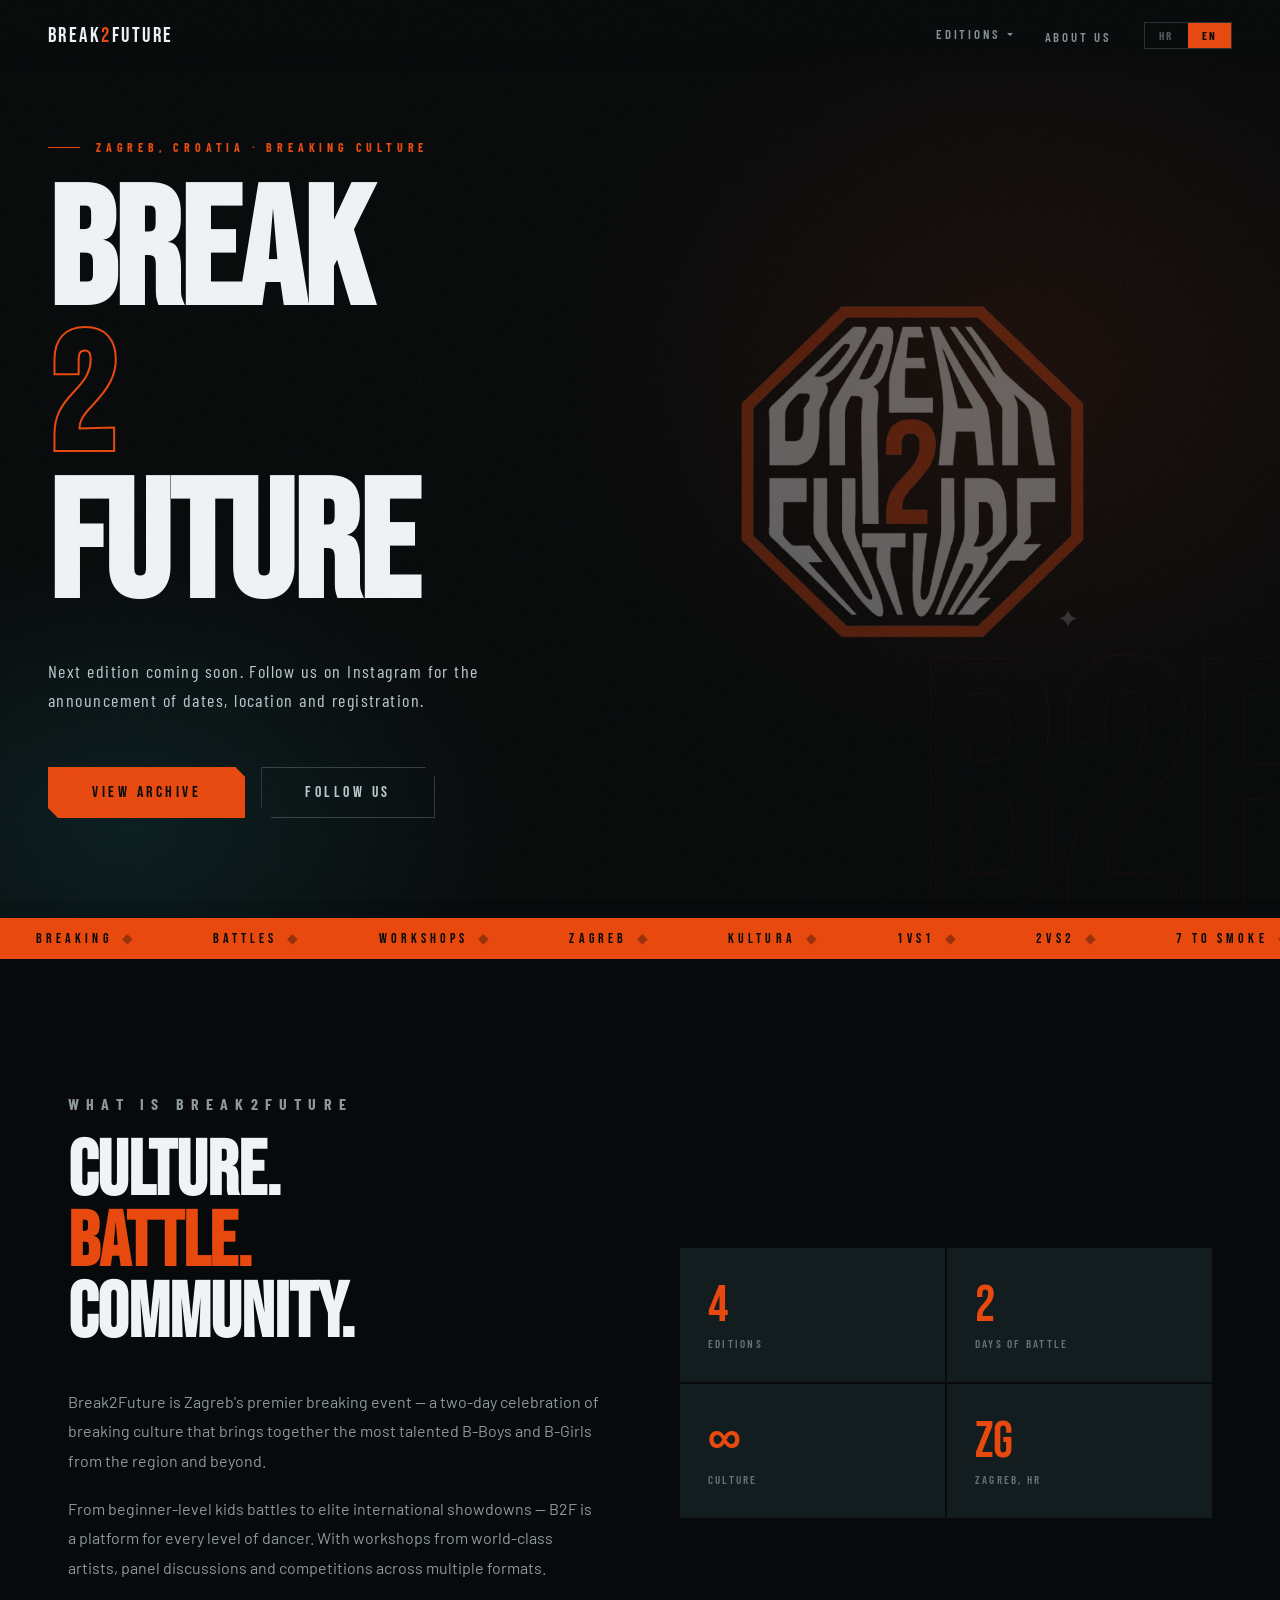
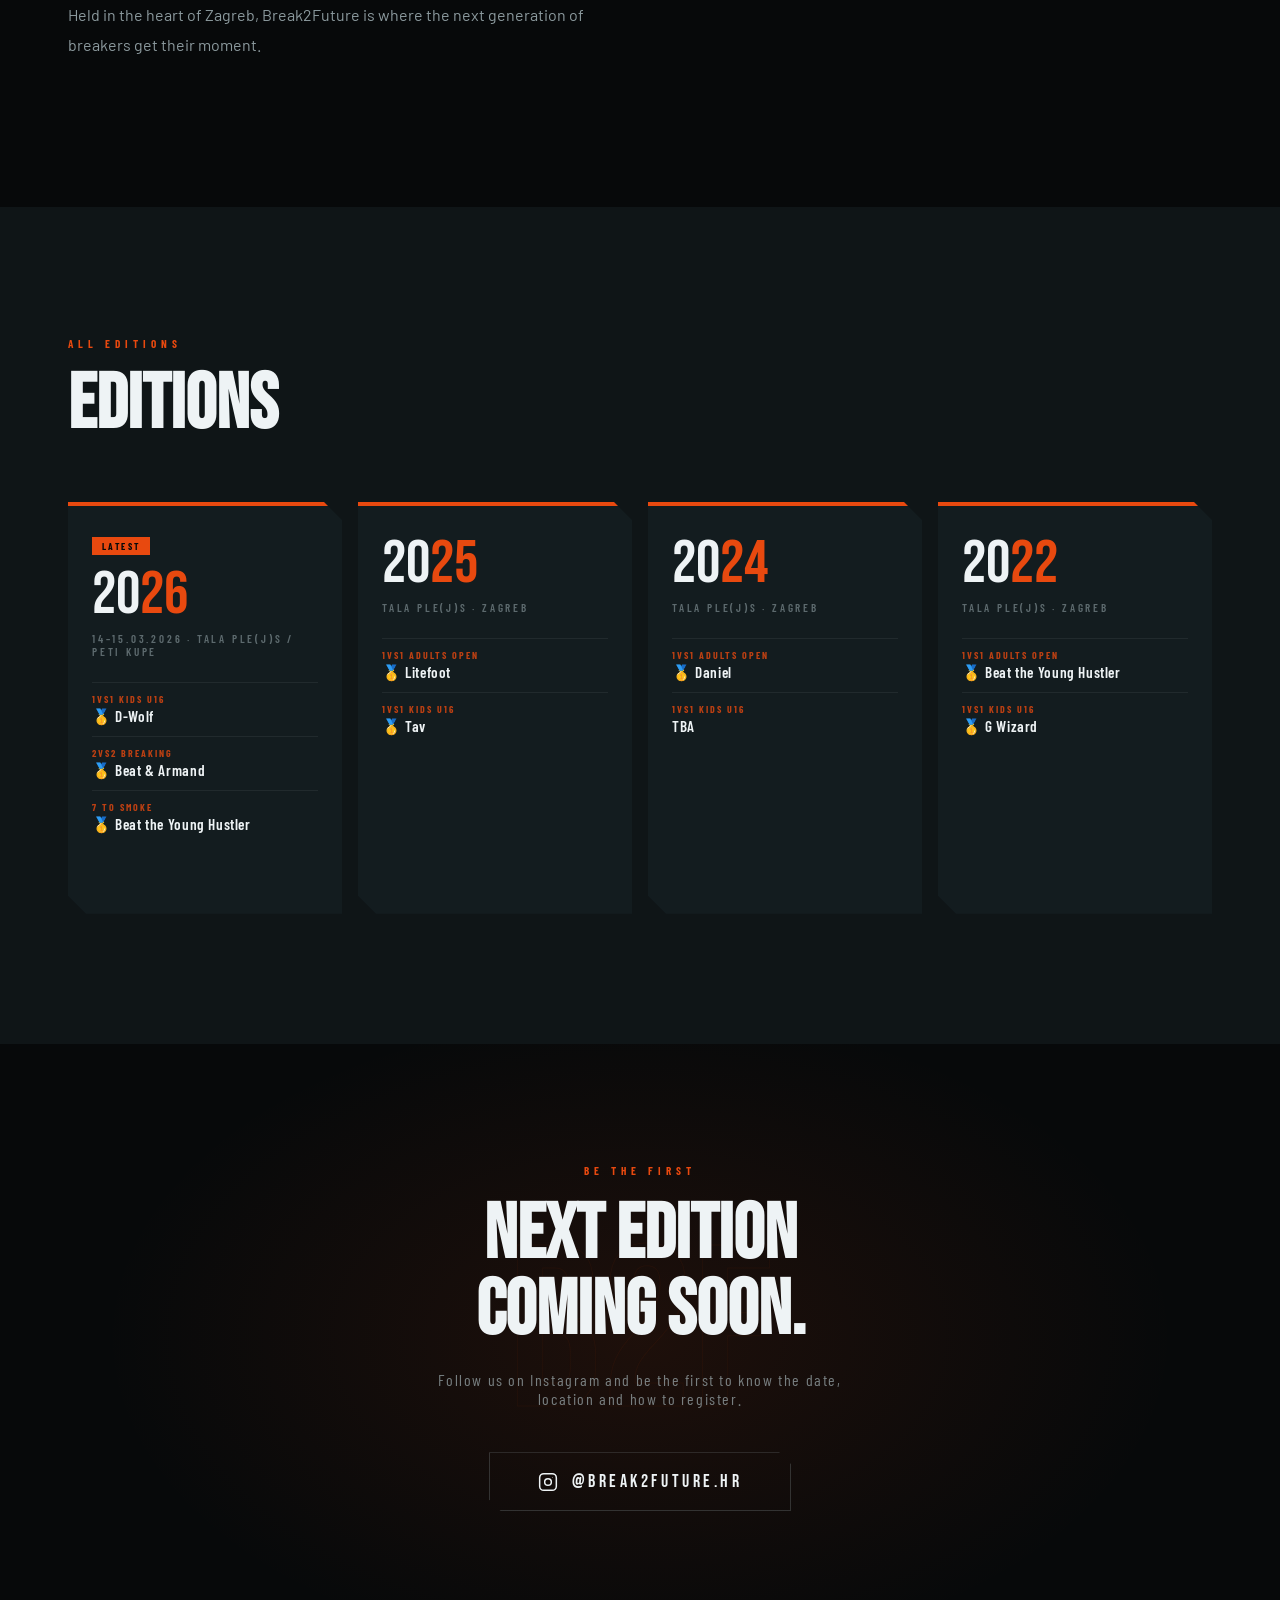
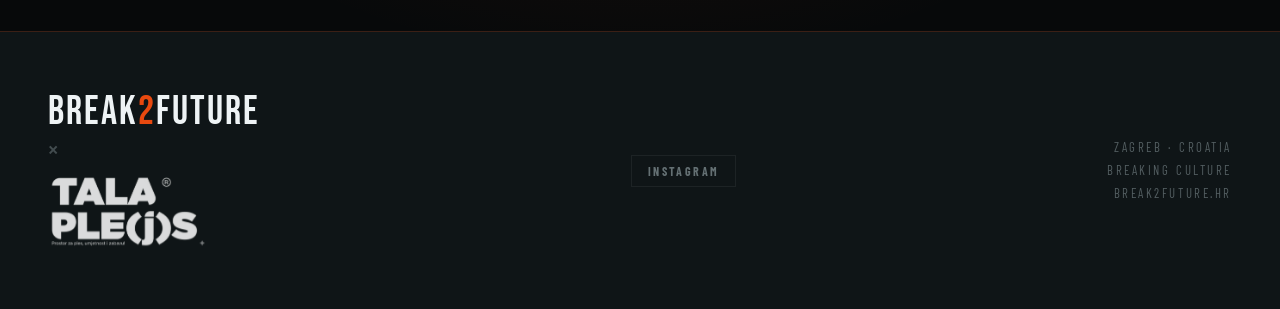
<file: index.html>
<!DOCTYPE html>
<html lang="en">
<head>
<meta charset="UTF-8">
<meta name="viewport" content="width=device-width, initial-scale=1.0">
<title>BREAK2FUTURE — Breaking Event, Zagreb</title>
<meta name="description" content="Break2Future je Zagreb's premier breaking event. Battles, workshops, kultura.">
<link rel="preconnect" href="https://fonts.googleapis.com">
<link href="https://fonts.googleapis.com/css2?family=Bebas+Neue&family=Barlow+Condensed:ital,wght@0,400;0,600;0,700;1,400&family=Barlow:wght@300;400;500&display=swap" rel="stylesheet">
<link rel="stylesheet" href="style.css">
<style>
*, *::before, *::after { box-sizing: border-box; margin: 0; padding: 0; }

:root {
  --orange: #E8490F;
  --orange-dim: rgba(232,73,15,0.15);
  --dark: #07090A;
  --mid: #0F1517;
  --panel: #131C1F;
  --light: #B8CACF;
  --white: #EEF3F5;
}

html { scroll-behavior: smooth; }

body {
  background: var(--dark);
  color: var(--white);
  font-family: 'Barlow', sans-serif;
  overflow-x: hidden;
}

/* GRAIN */
body::after {
  content: '';
  position: fixed; inset: 0;
  background-image: url("data:image/svg+xml,%3Csvg viewBox='0 0 512 512' xmlns='http://www.w3.org/2000/svg'%3E%3Cfilter id='n'%3E%3CfeTurbulence type='fractalNoise' baseFrequency='0.75' numOctaves='4' stitchTiles='stitch'/%3E%3C/filter%3E%3Crect width='100%25' height='100%25' filter='url(%23n)'/%3E%3C/svg%3E");
  opacity: 0.035;
  pointer-events: none;
  z-index: 9999;
}

/* ── NAV ── */
nav {
  position: fixed; top: 0; left: 0; right: 0; z-index: 200;
  display: flex; align-items: center; justify-content: space-between;
  padding: 22px 48px;
  background: linear-gradient(to bottom, rgba(7,9,10,0.98) 60%, transparent);
  backdrop-filter: blur(2px);
}

.nav-logo {
  font-family: 'Bebas Neue', sans-serif;
  font-size: 1.3rem; letter-spacing: 0.12em;
  color: var(--white); text-decoration: none;
}
.nav-logo span { color: var(--orange); }

.nav-right { display: flex; align-items: center; gap: 32px; }

.nav-links { display: flex; gap: 32px; list-style: none; }
.nav-links a {
  font-family: 'Barlow Condensed', sans-serif;
  font-size: 0.8rem; font-weight: 600;
  letter-spacing: 0.22em; text-transform: uppercase;
  color: var(--light); text-decoration: none;
  opacity: 0.7; transition: opacity 0.2s, color 0.2s;
}
.nav-links a:hover { opacity: 1; color: var(--orange); }

/* ARCHIVE DROPDOWN */
.nav-dropdown {
  position: relative;
}
.nav-links .nav-dropdown-trigger {
  cursor: pointer;
  display: flex; align-items: center; gap: 6px;
  font-family: 'Barlow Condensed', sans-serif;
  font-size: 0.8rem; font-weight: 600;
  letter-spacing: 0.22em; text-transform: uppercase;
  color: var(--light);
  opacity: 0.7; transition: opacity 0.2s, color 0.2s;
}
.nav-dropdown:hover .nav-links .nav-dropdown-trigger,
.nav-dropdown:hover > .nav-dropdown-trigger { opacity: 1; color: var(--orange); }
.nav-dropdown-trigger::after {
  content: '';
  width: 0; height: 0;
  border-left: 3.5px solid transparent;
  border-right: 3.5px solid transparent;
  border-top: 3.5px solid currentColor;
  transition: transform 0.25s;
  margin-top: 1px;
}
.nav-dropdown:hover .nav-dropdown-trigger::after {
  transform: rotate(180deg);
}
.nav-dropdown-menu {
  position: absolute;
  top: calc(100% + 14px); left: 50%;
  transform: translateX(-50%);
  min-width: 200px;
  background: var(--panel);
  border: 1px solid rgba(232,73,15,0.2);
  clip-path: polygon(0 0, calc(100% - 10px) 0, 100% 10px, 100% 100%, 10px 100%, 0 calc(100% - 10px));
  padding: 8px 0;
  opacity: 0;
  visibility: hidden;
  transform: translateX(-50%) translateY(8px);
  transition: opacity 0.25s, visibility 0.25s, transform 0.25s;
  z-index: 300;
}
.nav-dropdown:hover .nav-dropdown-menu {
  opacity: 1;
  visibility: visible;
  transform: translateX(-50%) translateY(0);
}
.nav-dropdown-menu::before {
  content: '';
  position: absolute; top: -14px; left: 0; right: 0; height: 14px;
}
.nav-dropdown-item {
  display: flex; align-items: center; justify-content: space-between;
  padding: 10px 20px;
  font-family: 'Barlow Condensed', sans-serif;
  font-size: 0.8rem; font-weight: 600;
  letter-spacing: 0.12em; text-transform: uppercase;
  color: var(--light); text-decoration: none;
  opacity: 0.7;
  transition: all 0.2s;
}
.nav-dropdown-item:hover {
  opacity: 1; color: var(--orange);
  background: rgba(232,73,15,0.06);
  padding-left: 24px;
}
.nav-dropdown-item-year {
  font-family: 'Bebas Neue', sans-serif;
  font-size: 1.1rem; letter-spacing: 0.05em;
  color: var(--white);
}
.nav-dropdown-item:hover .nav-dropdown-item-year {
  color: var(--orange);
}
.nav-dropdown-badge {
  font-size: 0.55rem; font-weight: 700;
  letter-spacing: 0.2em;
  background: var(--orange); color: var(--dark);
  padding: 2px 7px; margin-left: 8px;
}
.nav-dropdown-divider {
  height: 1px;
  background: rgba(184,202,207,0.08);
  margin: 4px 16px;
}

/* LANG TOGGLE */
.lang-toggle {
  display: flex; gap: 0;
  border: 1px solid rgba(184,202,207,0.2);
}
.lang-btn {
  font-family: 'Barlow Condensed', sans-serif;
  font-size: 0.7rem; font-weight: 700; letter-spacing: 0.2em;
  padding: 6px 14px; cursor: pointer; border: none;
  background: transparent; color: var(--light);
  opacity: 0.4; transition: all 0.2s; text-transform: uppercase;
}
.lang-btn.active { background: var(--orange); color: var(--dark); opacity: 1; }

/* ── HERO ── */
.hero {
  min-height: 100vh;
  display: flex; flex-direction: column;
  justify-content: center; align-items: flex-start;
  padding: 140px 48px 100px;
  position: relative; overflow: hidden;
}

.hero-bg {
  position: absolute; inset: 0;
  background:
    radial-gradient(ellipse 55% 65% at 80% 40%, rgba(232,73,15,0.09) 0%, transparent 65%),
    radial-gradient(ellipse 50% 50% at 10% 90%, rgba(13,43,46,0.6) 0%, transparent 60%),
    var(--dark);
  transition: background 1s ease;
}

/* recap mode tints hero slightly differently */
.hero.mode-recap .hero-bg {
  background:
    radial-gradient(ellipse 55% 65% at 20% 40%, rgba(232,73,15,0.11) 0%, transparent 65%),
    radial-gradient(ellipse 50% 50% at 90% 80%, rgba(13,43,46,0.5) 0%, transparent 60%),
    var(--dark);
}

/* announcement mode — more intense orange */
.hero.mode-announcement .hero-bg {
  background:
    radial-gradient(ellipse 65% 70% at 75% 45%, rgba(232,73,15,0.16) 0%, transparent 65%),
    radial-gradient(ellipse 40% 50% at 10% 80%, rgba(13,43,46,0.7) 0%, transparent 60%),
    var(--dark);
}

/* big background text */
.hero-ghost {
  position: absolute;
  right: -2%; bottom: -4%;
  font-family: 'Bebas Neue', sans-serif;
  font-size: clamp(180px, 28vw, 420px);
  line-height: 0.85;
  color: transparent;
  -webkit-text-stroke: 1px rgba(232,73,15,0.07);
  letter-spacing: -0.02em;
  user-select: none; pointer-events: none;
  animation: fadeIn 1.2s ease both;
}

.hero-content { position: relative; z-index: 2; max-width: 900px; }

.hero-eyebrow {
  display: flex; align-items: center; gap: 16px;
  font-family: 'Barlow Condensed', sans-serif;
  font-size: 0.75rem; font-weight: 700;
  letter-spacing: 0.4em; text-transform: uppercase;
  color: var(--orange); margin-bottom: 28px;
  animation: fadeUp 0.7s ease both;
}
.hero-eyebrow::before {
  content: '';
  display: block; width: 32px; height: 1px;
  background: var(--orange);
}

.hero-title {
  font-family: 'Bebas Neue', sans-serif;
  line-height: 0.88; letter-spacing: -0.01em;
  animation: fadeUp 0.7s 0.1s ease both;
}

/* coming soon — big B2F logo style */
.hero-title.title-b2f {
  font-size: clamp(72px, 13vw, 180px);
}
.hero-title .line-outline {
  display: block;
  -webkit-text-stroke: 2px rgba(238,243,245,0.85);
  color: transparent;
}
.hero-title .line-outline-orange {
  display: block;
  -webkit-text-stroke: 2px var(--orange);
  color: transparent;
}
.hero-title .line-solid { display: block; color: var(--white); }
.hero-title .line-accent { display: block; color: var(--orange); }

/* recap / announcement — event title style */
.hero-title.title-event {
  font-size: clamp(52px, 9vw, 130px);
}

/* recap badge */
.hero-badge {
  display: inline-flex; align-items: center; gap: 10px;
  background: var(--orange);
  color: var(--dark);
  font-family: 'Barlow Condensed', sans-serif;
  font-size: 0.7rem; font-weight: 700;
  letter-spacing: 0.3em; text-transform: uppercase;
  padding: 8px 18px; margin-bottom: 24px;
  animation: fadeUp 0.5s ease both;
}
.hero-badge-dot {
  width: 7px; height: 7px; border-radius: 50%;
  background: var(--dark); opacity: 0.5;
  animation: pulse 1.8s ease infinite;
}
@keyframes pulse {
  0%, 100% { opacity: 0.5; transform: scale(1); }
  50% { opacity: 1; transform: scale(1.3); }
}

/* countdown for announcement mode */
.hero-countdown {
  display: flex; gap: 0; margin-top: 40px; margin-bottom: 4px;
  animation: fadeUp 0.7s 0.25s ease both;
}
.hcd-item { text-align: center; padding: 0 20px 0 0; margin-right: 20px; border-right: 1px solid rgba(184,202,207,0.15); }
.hcd-item:last-child { border-right: none; }
.hcd-num {
  font-family: 'Bebas Neue', sans-serif;
  font-size: clamp(36px, 5vw, 60px);
  color: var(--orange); line-height: 1;
}
.hcd-unit {
  font-family: 'Barlow Condensed', sans-serif;
  font-size: 0.6rem; font-weight: 700;
  letter-spacing: 0.25em; text-transform: uppercase;
  color: var(--light); opacity: 0.45; margin-top: 4px;
}

.hero-sub {
  margin-top: 36px;
  font-family: 'Barlow Condensed', sans-serif;
  font-size: clamp(14px, 1.8vw, 18px);
  letter-spacing: 0.08em; line-height: 1.6;
  color: var(--light); opacity: 0.65; max-width: 520px;
  animation: fadeUp 0.7s 0.2s ease both;
}

.hero-actions {
  margin-top: 52px; display: flex; gap: 16px; flex-wrap: wrap;
  animation: fadeUp 0.7s 0.3s ease both;
}

.btn {
  font-family: 'Bebas Neue', sans-serif;
  font-size: 1rem; letter-spacing: 0.22em;
  padding: 16px 44px; text-decoration: none;
  display: inline-block;
  clip-path: polygon(0 0, calc(100% - 10px) 0, 100% 10px, 100% 100%, 10px 100%, 0 calc(100% - 10px));
  transition: transform 0.2s, background 0.2s, color 0.2s;
}
.btn:hover { transform: translate(-2px, -2px); }
.btn-primary { background: var(--orange); color: var(--dark); }
.btn-primary:hover { background: var(--white); }
.btn-ghost {
  background: transparent; color: var(--light);
  box-shadow: inset 0 0 0 1px rgba(184,202,207,0.25);
}
.btn-ghost:hover { color: var(--orange); box-shadow: inset 0 0 0 1px var(--orange); }

/* Octagon deco */
.hero-oct {
  position: absolute; right: 15%; top: 50%;
  transform: translateY(-50%);
  width: clamp(220px, 28vw, 440px); aspect-ratio: 1;
  opacity: 0.35; animation: fadeInLogo 2s ease both;
}

@keyframes fadeInLogo {
  from { opacity: 0; } to { opacity: 0.35; }
}

/* ── TICKER ── */
.ticker {
  background: var(--orange);
  padding: 12px 0; overflow: hidden;
}
.ticker-track {
  display: flex; width: max-content;
  animation: ticker 30s linear infinite;
}
.ticker-item {
  font-family: 'Bebas Neue', sans-serif;
  font-size: 0.85rem; letter-spacing: 0.3em;
  color: var(--dark); padding: 0 36px; white-space: nowrap;
}
.ticker-dot { opacity: 0.35; margin: 0 4px; }

/* ── ABOUT ── */
.about {
  padding: 130px 48px;
  display: grid;
  grid-template-columns: 1fr 1fr;
  gap: 80px; max-width: 1240px; margin: 0 auto;
  align-items: center;
}

.section-label {
  font-family: 'Barlow Condensed', sans-serif;
  font-size: 0.7rem; font-weight: 700;
  letter-spacing: 0.45em; text-transform: uppercase;
  color: var(--orange); margin-bottom: 20px;
}

.section-title {
  font-family: 'Bebas Neue', sans-serif;
  font-size: clamp(42px, 6vw, 82px);
  line-height: 0.93; margin-bottom: 36px;
}

.about-text p {
  font-size: 1rem; line-height: 1.85;
  color: var(--light); opacity: 0.75; margin-bottom: 18px;
}

.about-right { display: flex; flex-direction: column; gap: 2px; }

.stat-row {
  display: grid; grid-template-columns: 1fr 1fr; gap: 2px;
}

.stat {
  background: var(--panel);
  padding: 32px 28px;
  position: relative; overflow: hidden;
  transition: background 0.3s;
}
.stat:hover { background: #182022; }
.stat::after {
  content: '';
  position: absolute; bottom: 0; left: 0;
  width: 100%; height: 2px;
  background: var(--orange);
  transform: scaleX(0); transform-origin: left;
  transition: transform 0.35s;
}
.stat:hover::after { transform: scaleX(1); }
.stat-n {
  font-family: 'Bebas Neue', sans-serif;
  font-size: 3.2rem; color: var(--orange); line-height: 1;
}
.stat-l {
  font-family: 'Barlow Condensed', sans-serif;
  font-size: 0.7rem; font-weight: 600;
  letter-spacing: 0.2em; text-transform: uppercase;
  color: var(--light); opacity: 0.5; margin-top: 6px;
}

/* ── ARCHIVE ── */
.archive-section {
  background: var(--mid);
  padding: 130px 0;
}
.archive-inner {
  max-width: 1240px; margin: 0 auto; padding: 0 48px;
}

.archive-grid {
  display: grid;
  grid-template-columns: repeat(4, 1fr);
  gap: 16px; margin-top: 60px;
}

.edition-card {
  position: relative; overflow: hidden;
  background: var(--panel);
  clip-path: polygon(0 0, calc(100% - 18px) 0, 100% 18px, 100% 100%, 18px 100%, 0 calc(100% - 18px));
  text-decoration: none; color: var(--white);
  display: block;
  transition: transform 0.3s;
  group: true;
}
.edition-card:hover { transform: translateY(-6px); }

.edition-card-inner {
  padding: 0;
}

/* Colored top bar per edition */
.edition-top {
  height: 4px; width: 100%;
  background: var(--orange);
}

.edition-body { padding: 28px 24px 32px; }

.edition-year {
  font-family: 'Bebas Neue', sans-serif;
  font-size: 3.8rem; line-height: 1;
  color: var(--white);
}
.edition-year span { color: var(--orange); }

.edition-meta {
  font-family: 'Barlow Condensed', sans-serif;
  font-size: 0.7rem; font-weight: 600;
  letter-spacing: 0.25em; text-transform: uppercase;
  color: var(--light); opacity: 0.45;
  margin-top: 6px; margin-bottom: 24px;
}

.edition-winners { display: flex; flex-direction: column; gap: 10px; }

.winner-row {
  border-top: 1px solid rgba(184,202,207,0.08);
  padding-top: 10px;
}
.winner-cat {
  font-family: 'Barlow Condensed', sans-serif;
  font-size: 0.62rem; font-weight: 700;
  letter-spacing: 0.2em; text-transform: uppercase;
  color: var(--orange); opacity: 0.8; margin-bottom: 2px;
}
.winner-name {
  font-family: 'Barlow Condensed', sans-serif;
  font-size: 0.95rem; font-weight: 600;
  letter-spacing: 0.04em; color: var(--white);
}

.edition-cta {
  display: flex; align-items: center; gap: 10px;
  margin-top: 28px;
  font-family: 'Barlow Condensed', sans-serif;
  font-size: 0.72rem; font-weight: 700;
  letter-spacing: 0.3em; text-transform: uppercase;
  color: var(--orange); opacity: 0;
  transition: opacity 0.3s;
}
.edition-card:hover .edition-cta { opacity: 1; }
.edition-cta::after {
  content: '→';
  font-size: 1rem; transition: transform 0.2s;
}
.edition-card:hover .edition-cta::after { transform: translateX(4px); }

/* Archive: current edition badge */
.badge-current {
  display: inline-block;
  background: var(--orange);
  color: var(--dark);
  font-family: 'Barlow Condensed', sans-serif;
  font-size: 0.6rem; font-weight: 700;
  letter-spacing: 0.25em; text-transform: uppercase;
  padding: 3px 10px; margin-bottom: 10px;
}

/* ── CTA BAND ── */
.cta-band {
  padding: 120px 48px;
  text-align: center;
  position: relative; overflow: hidden;
}

.cta-band-bg {
  position: absolute; inset: 0;
  background: radial-gradient(ellipse 60% 80% at 50% 50%, rgba(232,73,15,0.1) 0%, transparent 70%);
}

.cta-band-ghost {
  position: absolute;
  font-family: 'Bebas Neue', sans-serif;
  font-size: clamp(100px, 18vw, 260px);
  color: transparent;
  -webkit-text-stroke: 1px rgba(232,73,15,0.05);
  top: 50%; left: 50%;
  transform: translate(-50%, -50%);
  white-space: nowrap; pointer-events: none;
}

.cta-band-content { position: relative; z-index: 2; }

.cta-band-title {
  font-family: 'Bebas Neue', sans-serif;
  font-size: clamp(36px, 6vw, 80px);
  line-height: 1; margin-bottom: 20px;
}

.cta-band-sub {
  font-family: 'Barlow Condensed', sans-serif;
  font-size: 1rem; letter-spacing: 0.1em;
  color: var(--light); opacity: 0.6;
  margin-bottom: 44px; max-width: 420px; margin-left: auto; margin-right: auto;
}

.ig-link {
  display: inline-flex; align-items: center; gap: 14px;
  font-family: 'Bebas Neue', sans-serif;
  font-size: 1.1rem; letter-spacing: 0.2em;
  color: var(--white); text-decoration: none;
  border: 1px solid rgba(184,202,207,0.2);
  padding: 18px 48px;
  clip-path: polygon(0 0, calc(100% - 12px) 0, 100% 12px, 100% 100%, 12px 100%, 0 calc(100% - 12px));
  transition: all 0.25s;
}
.ig-link:hover {
  background: var(--orange);
  border-color: var(--orange);
  color: var(--dark);
  transform: translate(-2px,-2px);
}
.ig-icon { width: 20px; height: 20px; }

/* footer + hamburger → style.css */

/* ── SCROLL REVEAL ── */
.reveal {
  opacity: 0; transform: translateY(36px);
  transition: opacity 0.65s ease, transform 0.65s ease;
}
.reveal.visible { opacity: 1; transform: none; }

/* ── ANIMATIONS ── */
@keyframes fadeUp {
  from { opacity: 0; transform: translateY(28px); }
  to   { opacity: 1; transform: translateY(0); }
}
@keyframes fadeIn {
  from { opacity: 0; } to { opacity: 1; }
}
@keyframes spin {
  to { transform: translateY(-50%) rotate(360deg); }
}
@keyframes ticker {
  from { transform: translateX(0); }
  to   { transform: translateX(-50%); }
}

/* ── RESPONSIVE ── */
@media (max-width: 900px) {
  nav { padding: 18px 24px; }
  .nav-links { display: none; }
  .nav-dropdown-menu { display: none; }
  .hero { padding: 110px 24px 80px; }
  .hero-oct { display: none; }
  .about { grid-template-columns: 1fr; gap: 48px; padding: 80px 24px; }
  .stat-row { grid-template-columns: 1fr 1fr; }
  .archive-grid { grid-template-columns: 1fr 1fr; }
  .archive-inner { padding: 0 24px; }
  .cta-band { padding: 80px 24px; }
}
@media (max-width: 540px) {
  .archive-grid { grid-template-columns: 1fr; }
  .stat-row { grid-template-columns: 1fr; }
}
</style>
</head>
<body>

<!-- NAV -->
<nav>
  <a href="index.html" class="nav-logo">BREAK<span>2</span>FUTURE</a>
  <div class="nav-right">
    <ul class="nav-links">
      <li class="nav-dropdown">
        <a class="nav-dropdown-trigger" data-hr="Izdanja" data-en="Editions">Izdanja</a>
        <div class="nav-dropdown-menu">
          <a href="b2f-2026.html" class="nav-dropdown-item">
            <span class="nav-dropdown-item-year">2026</span>
            <span class="nav-dropdown-badge" data-hr="NAJNOVIJE" data-en="LATEST">NAJNOVIJE</span>
          </a>
          <div class="nav-dropdown-divider"></div>
          <a href="b2f-2025.html" class="nav-dropdown-item">
            <span class="nav-dropdown-item-year">2025</span>
          </a>
          <div class="nav-dropdown-divider"></div>
          <a href="b2f-2024.html" class="nav-dropdown-item">
            <span class="nav-dropdown-item-year">2024</span>
          </a>
          <div class="nav-dropdown-divider"></div>
          <a href="b2f-2022.html" class="nav-dropdown-item">
            <span class="nav-dropdown-item-year">2022</span>
          </a>
          <div class="nav-dropdown-divider"></div>
          <a href="#archive" class="nav-dropdown-item" data-hr="Sva izdanja →" data-en="All editions →">
            All editions →
          </a>
        </div>
      </li>
      <li><a href="about.html" data-hr="O nama" data-en="About us">O nama</a></li>
    </ul>
    <div class="lang-toggle desktop-lang">
      <button class="lang-btn" data-lang="hr" onclick="setLang('hr')">HR</button>
      <button class="lang-btn active" data-lang="en" onclick="setLang('en')">EN</button>
    </div>
    <button class="hamburger" id="hamburger" aria-label="Menu"><span></span><span></span><span></span></button>
  </div>
</nav>


<!-- HERO — populated by SITE_CONFIG in JS -->
<section class="hero" id="hero">
  <div class="hero-bg"></div>
  <div class="hero-ghost" id="hero-ghost">B2F</div>
  <img class="hero-oct" src="logo.png" alt="Break2Future Logo">
  <div class="hero-content" id="hero-content"></div>
</section>

<!-- TICKER -->
<div class="ticker">
  <div class="ticker-track" id="ticker">
    <span class="ticker-item">BREAKING <span class="ticker-dot">◆</span></span>
    <span class="ticker-item">BATTLES <span class="ticker-dot">◆</span></span>
    <span class="ticker-item">WORKSHOPS <span class="ticker-dot">◆</span></span>
    <span class="ticker-item">ZAGREB <span class="ticker-dot">◆</span></span>
    <span class="ticker-item">KULTURA <span class="ticker-dot">◆</span></span>
    <span class="ticker-item">1VS1 <span class="ticker-dot">◆</span></span>
    <span class="ticker-item">2VS2 <span class="ticker-dot">◆</span></span>
    <span class="ticker-item">7 TO SMOKE <span class="ticker-dot">◆</span></span>
    <span class="ticker-item">BREAK2FUTURE <span class="ticker-dot">◆</span></span>
    <span class="ticker-item">BREAKING <span class="ticker-dot">◆</span></span>
    <span class="ticker-item">BATTLES <span class="ticker-dot">◆</span></span>
    <span class="ticker-item">WORKSHOPS <span class="ticker-dot">◆</span></span>
    <span class="ticker-item">ZAGREB <span class="ticker-dot">◆</span></span>
    <span class="ticker-item">KULTURA <span class="ticker-dot">◆</span></span>
    <span class="ticker-item">1VS1 <span class="ticker-dot">◆</span></span>
    <span class="ticker-item">2VS2 <span class="ticker-dot">◆</span></span>
    <span class="ticker-item">7 TO SMOKE <span class="ticker-dot">◆</span></span>
    <span class="ticker-item">BREAK2FUTURE <span class="ticker-dot">◆</span></span>
  </div>
</div>

<!-- ABOUT -->
<section class="about" id="about">
  <div class="about-text reveal">
    <p class="section-label" data-hr="Što je Break2Future" data-en="What is Break2Future">Što je Break2Future</p>
    <h2 class="section-title" data-hr="KULTURA.<br><span style='color:var(--orange)'>BITKA.</span><br>ZAJEDNICA." data-en="CULTURE.<br><span style='color:var(--orange)'>BATTLE.</span><br>COMMUNITY.">KULTURA.<br><span style="color:var(--orange)">BITKA.</span><br>ZAJEDNICA.</h2>
    <p data-hr="Break2Future je Zagreb's premier breaking event — dvodnevna proslava breaking kulture koja spaja najtalentiranije B-Boy i B-Girl plesače iz regije i šire." data-en="Break2Future is Zagreb's premier breaking event — a two-day celebration of breaking culture that brings together the most talented B-Boys and B-Girls from the region and beyond.">
      Break2Future je Zagreb's premier breaking event — dvodnevna proslava breaking kulture koja spaja najtalentiranije B-Boy i B-Girl plesače iz regije i šire.
    </p>
    <p data-hr="Od kids battles za početnike do elitnih međunarodnih showdowna — B2F je platforma za svaki level plesača. Uz radionice svjetski poznatih umjetnika, panel diskusije i natjecanja u više formata." data-en="From beginner-level kids battles to elite international showdowns — B2F is a platform for every level of dancer. With workshops from world-class artists, panel discussions and competitions across multiple formats.">
      Od kids battles za početnike do elitnih međunarodnih showdowna — B2F je platforma za svaki level plesača. Uz radionice svjetski poznatih umjetnika, panel diskusije i natjecanja u više formata.
    </p>
    <p data-hr="Odigrano u srcu Zagreba, Break2Future je mjesto gdje nova generacija breakera dobiva svoju priliku." data-en="Held in the heart of Zagreb, Break2Future is where the next generation of breakers get their moment.">
      Odigrano u srcu Zagreba, Break2Future je mjesto gdje nova generacija breakera dobiva svoju priliku.
    </p>
  </div>
  <div class="about-right reveal">
    <div class="stat-row">
      <div class="stat">
        <div class="stat-n">4</div>
        <div class="stat-l" data-hr="Izdanja" data-en="Editions">Izdanja</div>
      </div>
      <div class="stat">
        <div class="stat-n">2</div>
        <div class="stat-l" data-hr="Dana bitke" data-en="Days of battle">Dana bitke</div>
      </div>
    </div>
    <div class="stat-row">
      <div class="stat">
        <div class="stat-n">∞</div>
        <div class="stat-l" data-hr="Kultura" data-en="Culture">Kultura</div>
      </div>
      <div class="stat">
        <div class="stat-n">ZG</div>
        <div class="stat-l" data-hr="Zagreb, HR" data-en="Zagreb, HR">Zagreb, HR</div>
      </div>
    </div>
  </div>
</section>

<!-- ARCHIVE -->
<section class="archive-section" id="archive">
  <div class="archive-inner">
    <p class="section-label reveal" data-hr="Sva izdanja" data-en="All editions">Sva izdanja</p>
    <h2 class="section-title reveal" data-hr="IZDANJA" data-en="EDITIONS">IZDANJA</h2>

    <div class="archive-grid">

      <!-- B2F 2026 -->
      <a href="b2f-2026.html" class="edition-card reveal">
        <div class="edition-top"></div>
        <div class="edition-body">
          <div class="badge-current" data-hr="Najnovije" data-en="Latest">Najnovije</div>
          <div class="edition-year">20<span>26</span></div>
          <div class="edition-meta">14–15.03.2026 · Tala Ple(j)s / Peti Kupe</div>
          <div class="edition-winners">
            <div class="winner-row">
              <div class="winner-cat" data-hr="1VS1 Kids U16" data-en="1VS1 Kids U16">1VS1 Kids U16</div>
              <div class="winner-name">🥇 D-Wolf</div>
            </div>
            <div class="winner-row">
              <div class="winner-cat">2VS2 Breaking</div>
              <div class="winner-name">🥇 Beat & Armand</div>
            </div>
            <div class="winner-row">
              <div class="winner-cat">7 to Smoke</div>
              <div class="winner-name">🥇 Beat the Young Hustler</div>
            </div>
          </div>
          <div class="edition-cta" data-hr="Pogledaj izdanje" data-en="View edition">Pogledaj izdanje</div>
        </div>
      </a>

      <!-- B2F 2025 -->
      <a href="b2f-2025.html" class="edition-card reveal">
        <div class="edition-top"></div>
        <div class="edition-body">
          <div class="edition-year">20<span>25</span></div>
          <div class="edition-meta">Tala Ple(j)s · Zagreb</div>
          <div class="edition-winners">
            <div class="winner-row">
              <div class="winner-cat">1VS1 Adults Open</div>
              <div class="winner-name">🥇 Litefoot</div>
            </div>
            <div class="winner-row">
              <div class="winner-cat">1VS1 Kids U16</div>
              <div class="winner-name">🥇 Tav</div>
            </div>
          </div>
          <div class="edition-cta" data-hr="Pogledaj izdanje" data-en="View edition">View edition</div>
        </div>
      </a>

      <!-- B2F 2024 -->
      <a href="b2f-2024.html" class="edition-card reveal">
        <div class="edition-top"></div>
        <div class="edition-body">
          <div class="edition-year">20<span>24</span></div>
          <div class="edition-meta">Tala Ple(j)s · Zagreb</div>
          <div class="edition-winners">
            <div class="winner-row">
              <div class="winner-cat">1VS1 Adults Open</div>
              <div class="winner-name">🥇 Daniel</div>
            </div>
            <div class="winner-row">
              <div class="winner-cat">1VS1 Kids U16</div>
              <div class="winner-name">TBA</div>
            </div>
          </div>
          <div class="edition-cta" data-hr="Pogledaj izdanje" data-en="View edition">View edition</div>
        </div>
      </a>

      <!-- B2F 2022 -->
      <a href="b2f-2022.html" class="edition-card reveal">
        <div class="edition-top"></div>
        <div class="edition-body">
          <div class="edition-year">20<span>22</span></div>
          <div class="edition-meta">Tala Ple(j)s · Zagreb</div>
          <div class="edition-winners">
            <div class="winner-row">
              <div class="winner-cat">1VS1 Adults Open</div>
              <div class="winner-name">🥇 Beat the Young Hustler</div>
            </div>
            <div class="winner-row">
              <div class="winner-cat">1VS1 Kids U16</div>
              <div class="winner-name">🥇 G Wizard</div>
            </div>
          </div>
          <div class="edition-cta" data-hr="Pogledaj izdanje" data-en="View edition">View edition</div>
        </div>
      </a>

    </div>
  </div>
</section>

<!-- CTA / FOLLOW -->
<section class="cta-band" id="follow">
  <div class="cta-band-bg"></div>
  <div class="cta-band-ghost">B2F</div>
  <div class="cta-band-content reveal">
    <p class="section-label" data-hr="Budi prvi" data-en="Be the first">Budi prvi</p>
    <h2 class="cta-band-title" data-hr="IDUĆE IZDANJE<br>USKORO." data-en="NEXT EDITION<br>COMING SOON.">IDUĆE IZDANJE<br>USKORO.</h2>
    <p class="cta-band-sub" data-hr="Prati nas na Instagramu i budi prvi koji će saznati datum, lokaciju i kako se registrirati." data-en="Follow us on Instagram and be the first to know the date, location and how to register.">
      Prati nas na Instagramu i budi prvi koji će saznati datum, lokaciju i kako se registrirati.
    </p>
    <a href="https://www.instagram.com/break2future.hr/" target="_blank" class="ig-link">
      <svg class="ig-icon" viewBox="0 0 24 24" fill="none" stroke="currentColor" stroke-width="1.8" stroke-linecap="round" stroke-linejoin="round">
        <rect x="2" y="2" width="20" height="20" rx="5" ry="5"/>
        <circle cx="12" cy="12" r="4"/>
        <circle cx="17.5" cy="6.5" r="0.5" fill="currentColor" stroke="none"/>
      </svg>
      @break2future.hr
    </a>
  </div>
</section>

<!-- FOOTER -->
<div id="site-footer"></div>

<script>
// ════════════════════════════════════════════════════
//  SITE CONFIG — jedina stvar koju treba mijenjati
//  mode: 'coming_soon' | 'recap' | 'announcement'
// ════════════════════════════════════════════════════
const SITE_CONFIG = {

  // ── Trenutni mode ──────────────────────────────────
  // Promijeni ovo kada se stanje mijenja:
  //   'coming_soon'   → između recapa i sljedeće najave
  //   'recap'         → odmah nakon eventa
  //   'announcement'  → kada je sljedeći event najavljen
  mode: 'coming_soon',

  // ── Recap (ispuni nakon eventa) ────────────────────
  recap: {
    edition: '2026',
    date_hr: '14–15. ožujka 2026.',
    date_en: 'March 14–15, 2026',
    location: 'Tala Ple(i)s / Peti Kupe, Zagreb',
    headline_hr: 'B2F 2026 JE ODIGRAN.',
    headline_en: 'B2F 2026 IS DONE.',
    sub_hr: 'Hvala svima koji su bili dio ovogodišnjeg Break2Future. Pogledajte recap izdanja.',
    sub_en: 'Thank you to everyone who was part of this year\'s Break2Future. Check out the edition recap.',
    link: 'b2f-2026.html',
    cta_hr: 'Pogledaj recap',
    cta_en: 'View recap',
  },

  // ── Announcement (ispuni kada ima nova najava) ──────
  announcement: {
    edition: '2027',
    date_hr: 'XX. 2027.',          // npr. '14–15. ožujka 2027.'
    date_en: 'XX 2027',
    location: 'Zagreb',
    headline_hr: 'BREAK2FUTURE\n2027',
    headline_en: 'BREAK2FUTURE\n2027',
    sub_hr: 'Sljedeće izdanje je potvrđeno. Registracija uskoro otvorena.',
    sub_en: 'The next edition is confirmed. Registration opening soon.',
    event_date: '2027-03-14T10:00:00', // za countdown
    link: 'b2f-2027.html',
    cta_primary_hr: 'Registriraj se',
    cta_primary_en: 'Register',
    cta_secondary_hr: 'Saznaj više',
    cta_secondary_en: 'Learn more',
  },
};
// ════════════════════════════════════════════════════

// ── Aktivni jezik ────────────────────────────────────
let activeLang = localStorage.getItem('b2f-lang') || 'en';

// ── Render hero po modu ──────────────────────────────
function renderHero() {
  const hero = document.getElementById('hero');
  const content = document.getElementById('hero-content');
  const ghost = document.getElementById('hero-ghost');
  const { mode, recap, announcement } = SITE_CONFIG;

  hero.className = 'hero mode-' + mode;

  if (mode === 'coming_soon') {
    ghost.textContent = 'B2F';
    content.innerHTML = `
      <p class="hero-eyebrow">
        <span data-hr="Zagreb, Hrvatska · Breaking kultura"
              data-en="Zagreb, Croatia · Breaking culture">
          ${activeLang === 'hr' ? 'Zagreb, Hrvatska · Breaking kultura' : 'Zagreb, Croatia · Breaking culture'}
        </span>
      </p>
      <h1 class="hero-title title-b2f">
        <span class="line-solid">BREAK</span>
        <span class="line-outline-orange">2</span>
        <span class="line-solid">FUTURE</span>
      </h1>
      <p class="hero-sub"
         data-hr="Sljedeće izdanje uskoro. Pratite nas na Instagramu za najavu datuma, lokacije i registracije."
         data-en="Next edition coming soon. Follow us on Instagram for the announcement of dates, location and registration.">
        ${activeLang === 'hr'
          ? 'Sljedeće izdanje uskoro. Pratite nas na Instagramu za najavu datuma, lokacije i registracije.'
          : 'Next edition coming soon. Follow us on Instagram for the announcement of dates, location and registration.'}
      </p>
      <div class="hero-actions">
        <a href="#archive" class="btn btn-primary"
           data-hr="Pogledaj arhivu" data-en="View Archive">
           ${activeLang === 'hr' ? 'Pogledaj arhivu' : 'View Archive'}
        </a>
        <a href="https://www.instagram.com/break2future.hr/" target="_blank"
           class="btn btn-ghost"
           data-hr="Prati nas" data-en="Follow us">
           ${activeLang === 'hr' ? 'Prati nas' : 'Follow us'}
        </a>
      </div>
    `;

  } else if (mode === 'recap') {
    ghost.textContent = recap.edition;
    const date = activeLang === 'hr' ? recap.date_hr : recap.date_en;
    const headline = activeLang === 'hr' ? recap.headline_hr : recap.headline_en;
    const sub = activeLang === 'hr' ? recap.sub_hr : recap.sub_en;
    const cta = activeLang === 'hr' ? recap.cta_hr : recap.cta_en;
    const archiveCta = activeLang === 'hr' ? 'Sva izdanja' : 'All editions';

    content.innerHTML = `
      <div class="hero-badge">
        <span class="hero-badge-dot"></span>
        <span data-hr="Upravo odigrano" data-en="Just happened">
          ${activeLang === 'hr' ? 'Upravo odigrano' : 'Just happened'}
        </span>
      </div>
      <p class="hero-eyebrow">
        <span>${date} · ${recap.location}</span>
      </p>
      <h1 class="hero-title title-event">
        ${headline.split('\n').map((line, i) =>
          `<span class="${i === 0 ? 'line-solid' : 'line-accent'}">${line}</span>`
        ).join('')}
      </h1>
      <p class="hero-sub"
         data-hr="${recap.sub_hr}"
         data-en="${recap.sub_en}">
        ${sub}
      </p>
      <div class="hero-actions">
        <a href="${recap.link}" class="btn btn-primary"
           data-hr="${recap.cta_hr}" data-en="${recap.cta_en}">${cta}</a>
        <a href="#archive" class="btn btn-ghost"
           data-hr="Sva izdanja" data-en="All editions">${archiveCta}</a>
      </div>
    `;

  } else if (mode === 'announcement') {
    ghost.textContent = announcement.edition;
    const date = activeLang === 'hr' ? announcement.date_hr : announcement.date_en;
    const headline = activeLang === 'hr' ? announcement.headline_hr : announcement.headline_en;
    const sub = activeLang === 'hr' ? announcement.sub_hr : announcement.sub_en;
    const ctaPrimary = activeLang === 'hr' ? announcement.cta_primary_hr : announcement.cta_primary_en;
    const ctaSecondary = activeLang === 'hr' ? announcement.cta_secondary_hr : announcement.cta_secondary_en;
    const countdownLabel = activeLang === 'hr' ? 'Do eventa' : 'Until event';

    content.innerHTML = `
      <p class="hero-eyebrow">
        <span>${date} · ${announcement.location}</span>
      </p>
      <h1 class="hero-title title-event">
        ${headline.split('\n').map((line, i) =>
          `<span class="${i === 0 ? 'line-solid' : 'line-accent'}">${line}</span>`
        ).join('')}
      </h1>
      <div class="hero-countdown" id="hero-cd">
        <div class="hcd-item"><div class="hcd-num" id="cd-d">--</div><div class="hcd-unit" data-hr="Dana" data-en="Days">${activeLang === 'hr' ? 'Dana' : 'Days'}</div></div>
        <div class="hcd-item"><div class="hcd-num" id="cd-h">--</div><div class="hcd-unit" data-hr="Sati" data-en="Hours">${activeLang === 'hr' ? 'Sati' : 'Hours'}</div></div>
        <div class="hcd-item"><div class="hcd-num" id="cd-m">--</div><div class="hcd-unit" data-hr="Minuta" data-en="Minutes">${activeLang === 'hr' ? 'Minuta' : 'Minutes'}</div></div>
        <div class="hcd-item"><div class="hcd-num" id="cd-s">--</div><div class="hcd-unit" data-hr="Sekundi" data-en="Seconds">${activeLang === 'hr' ? 'Sekundi' : 'Seconds'}</div></div>
      </div>
      <p class="hero-sub"
         data-hr="${announcement.sub_hr}"
         data-en="${announcement.sub_en}">
        ${sub}
      </p>
      <div class="hero-actions">
        <a href="${announcement.link}" class="btn btn-primary"
           data-hr="${announcement.cta_primary_hr}"
           data-en="${announcement.cta_primary_en}">${ctaPrimary}</a>
        <a href="#archive" class="btn btn-ghost"
           data-hr="${announcement.cta_secondary_hr}"
           data-en="${announcement.cta_secondary_en}">${ctaSecondary}</a>
      </div>
    `;

    // start countdown
    startCountdown(announcement.event_date);
  }

  // re-apply lang attributes after render
  applyLang(activeLang);
}

// ── Countdown ────────────────────────────────────────
let cdInterval = null;
function startCountdown(targetDate) {
  if (cdInterval) clearInterval(cdInterval);
  function tick() {
    const diff = new Date(targetDate) - new Date();
    if (diff <= 0) { clearInterval(cdInterval); return; }
    const d = Math.floor(diff / 86400000);
    const h = Math.floor((diff % 86400000) / 3600000);
    const m = Math.floor((diff % 3600000) / 60000);
    const s = Math.floor((diff % 60000) / 1000);
    const fmt = n => String(n).padStart(2, '0');
    const el = id => document.getElementById(id);
    if (el('cd-d')) el('cd-d').textContent = fmt(d);
    if (el('cd-h')) el('cd-h').textContent = fmt(h);
    if (el('cd-m')) el('cd-m').textContent = fmt(m);
    if (el('cd-s')) el('cd-s').textContent = fmt(s);
  }
  tick();
  cdInterval = setInterval(tick, 1000);
}

// ── Language ─────────────────────────────────────────
function applyLang(lang) {
  document.querySelectorAll('[data-hr]').forEach(el => {
    const txt = el.getAttribute('data-' + lang);
    if (txt) el.innerHTML = txt;
  });
  document.documentElement.lang = lang;
}

function setLang(lang) {
  activeLang = lang;
  localStorage.setItem('b2f-lang', lang);
  document.querySelectorAll('.lang-btn').forEach(b =>
    b.classList.toggle('active', (b.dataset.lang || b.textContent.toLowerCase()) === lang)
  );
  renderHero();
  applyLang(lang);
}

// ── Init ──────────────────────────────────────────────
renderHero();

// ── Scroll reveal ─────────────────────────────────────
const observer = new IntersectionObserver((entries) => {
  entries.forEach((e, i) => {
    if (e.isIntersecting) {
      setTimeout(() => e.target.classList.add('visible'), i * 90);
      observer.unobserve(e.target);
    }
  });
}, { threshold: 0.1 });
document.querySelectorAll('.reveal').forEach(el => observer.observe(el));

</script>
<script src="components.js"></script>
</body>
</html>
</file>
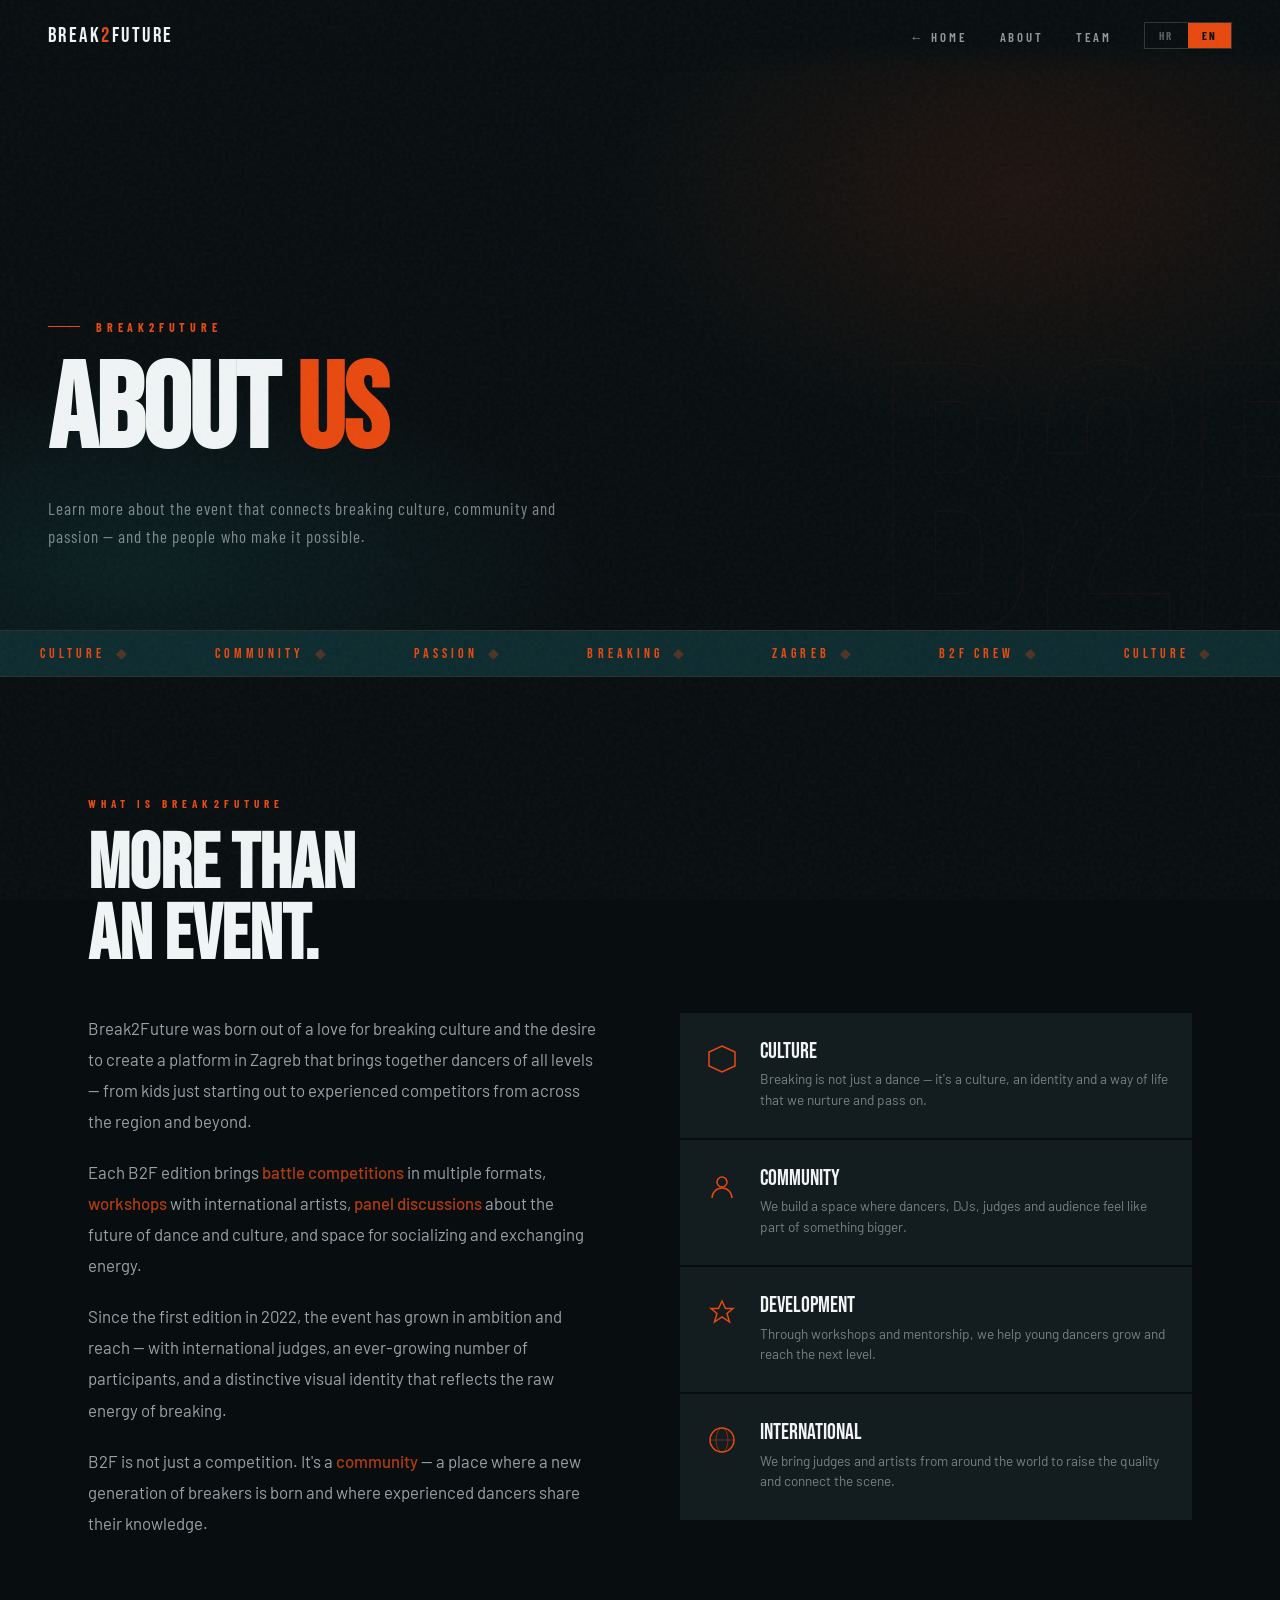
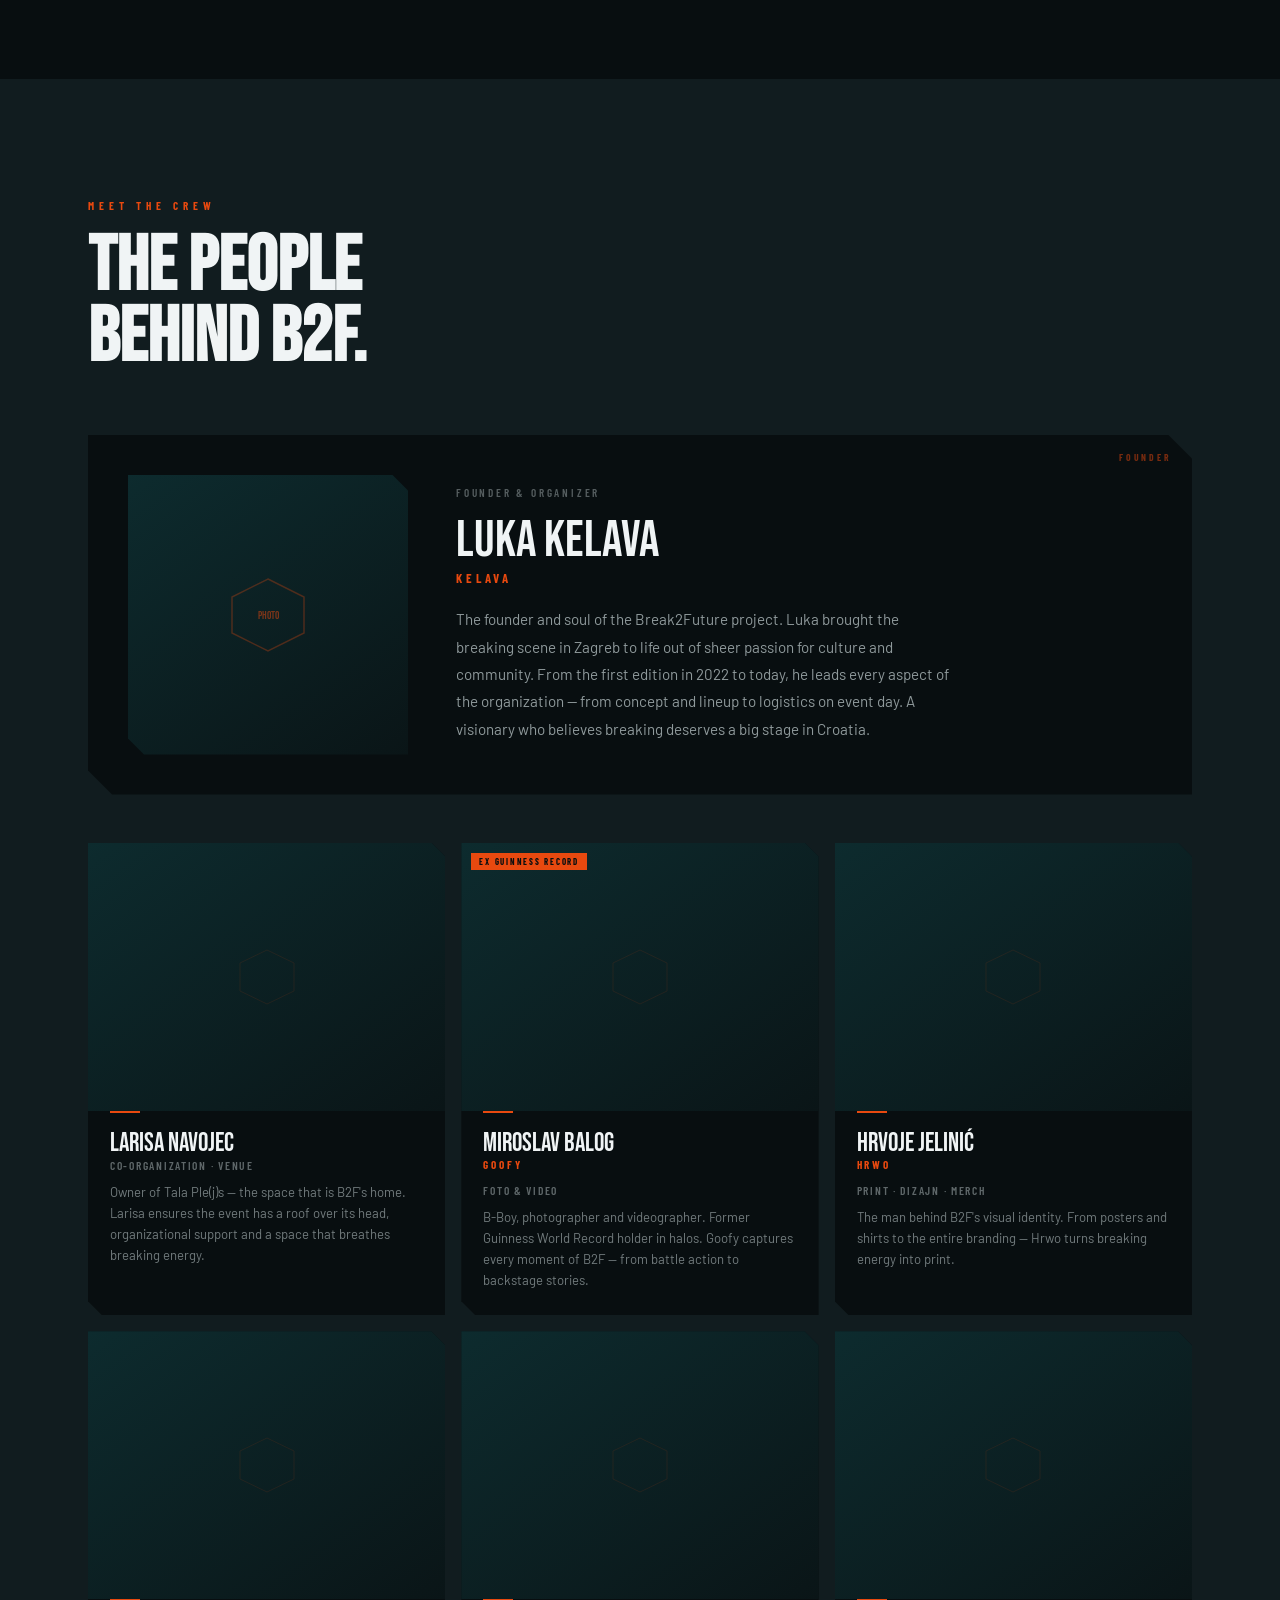
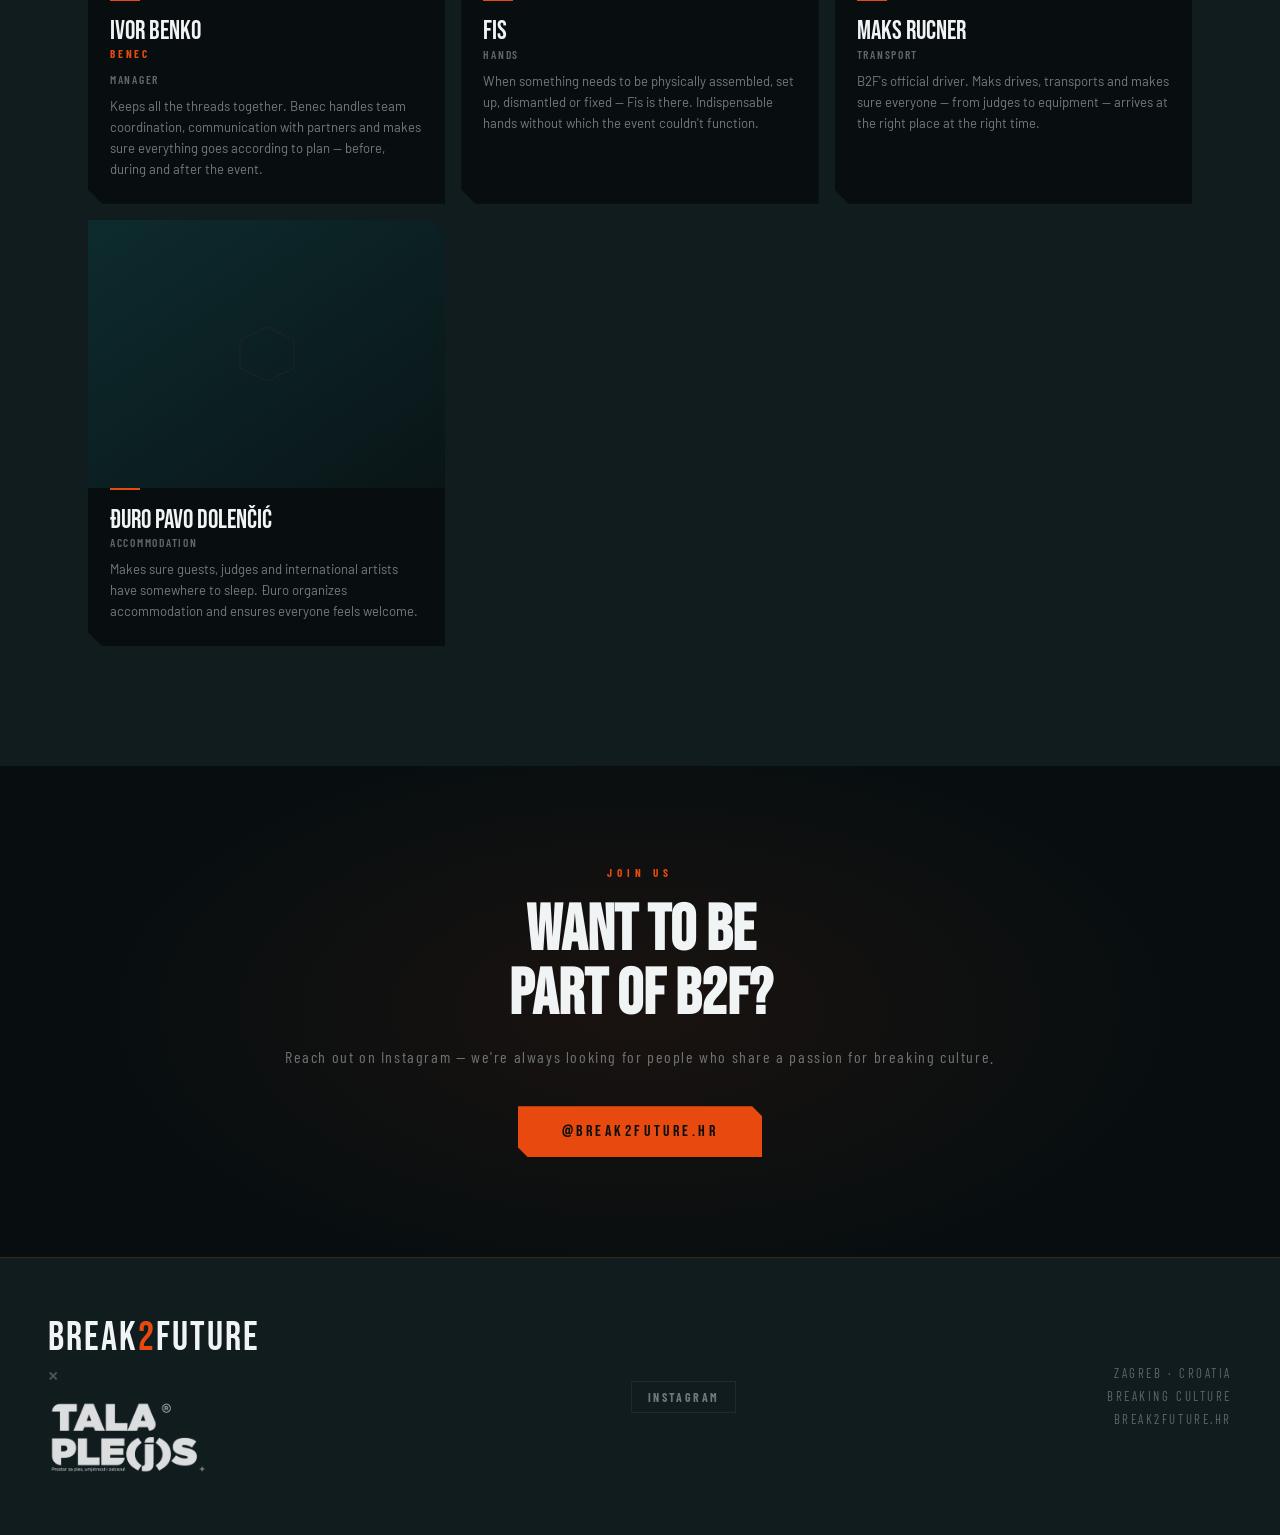
<file: about.html>
<!DOCTYPE html>
<html lang="hr">
<head>
<meta charset="UTF-8">
<meta name="viewport" content="width=device-width, initial-scale=1.0">
<title>BREAK2FUTURE — About</title>
<link rel="preconnect" href="https://fonts.googleapis.com">
<link href="https://fonts.googleapis.com/css2?family=Bebas+Neue&family=Barlow+Condensed:wght@400;600;700&family=Barlow:wght@300;400;500&display=swap" rel="stylesheet">
<link rel="stylesheet" href="style.css">
<style>
*, *::before, *::after { box-sizing: border-box; margin: 0; padding: 0; }

:root {
  --orange: #E8490F;
  --teal: #0D2B2E;
  --dark: #080E10;
  --mid: #111C1F;
  --panel: #131C1F;
  --light: #C8D4D6;
  --white: #F0F4F5;
}

html { scroll-behavior: smooth; }

body {
  background: var(--dark);
  color: var(--white);
  font-family: 'Barlow', sans-serif;
  overflow-x: hidden;
}

body::before {
  content: '';
  position: fixed; inset: 0;
  background-image: url("data:image/svg+xml,%3Csvg viewBox='0 0 256 256' xmlns='http://www.w3.org/2000/svg'%3E%3Cfilter id='noise'%3E%3CfeTurbulence type='fractalNoise' baseFrequency='0.9' numOctaves='4' stitchTiles='stitch'/%3E%3C/filter%3E%3Crect width='100%25' height='100%25' filter='url(%23noise)' opacity='1'/%3E%3C/svg%3E");
  opacity: 0.04;
  pointer-events: none; z-index: 9999;
}

/* ── NAV ── */
nav {
  position: fixed; top: 0; left: 0; right: 0; z-index: 200;
  display: flex; align-items: center; justify-content: space-between;
  padding: 22px 48px;
  background: linear-gradient(to bottom, rgba(8,14,16,0.98) 60%, transparent);
  backdrop-filter: blur(2px);
}
.nav-logo {
  font-family: 'Bebas Neue', sans-serif;
  font-size: 1.3rem; letter-spacing: 0.12em;
  color: var(--white); text-decoration: none;
}
.nav-logo span { color: var(--orange); }
.nav-right { display: flex; align-items: center; gap: 32px; }
.nav-links { display: flex; gap: 32px; list-style: none; }
.nav-links a {
  font-family: 'Barlow Condensed', sans-serif;
  font-size: 0.8rem; font-weight: 600;
  letter-spacing: 0.22em; text-transform: uppercase;
  color: var(--light); text-decoration: none;
  opacity: 0.7; transition: opacity 0.2s, color 0.2s;
}
.nav-links a:hover { opacity: 1; color: var(--orange); }
.nav-links a.active { opacity: 1; color: var(--orange); }

/* ── HERO ── */
.hero {
  min-height: 70vh;
  display: flex; flex-direction: column;
  justify-content: flex-end; align-items: flex-start;
  padding: 160px 48px 80px;
  position: relative; overflow: hidden;
}
.hero-bg {
  position: absolute; inset: 0;
  background:
    radial-gradient(ellipse 50% 60% at 80% 30%, rgba(232,73,15,0.1) 0%, transparent 65%),
    radial-gradient(ellipse 60% 50% at 10% 90%, rgba(13,43,46,0.6) 0%, transparent 60%),
    var(--dark);
}
.hero-ghost {
  position: absolute; right: -3%; bottom: -8%;
  font-family: 'Bebas Neue', sans-serif;
  font-size: clamp(200px, 30vw, 500px);
  line-height: 0.85; color: transparent;
  -webkit-text-stroke: 1px rgba(232,73,15,0.06);
  user-select: none; pointer-events: none;
}
.hero-content { position: relative; z-index: 2; max-width: 700px; }
.hero-eyebrow {
  display: flex; align-items: center; gap: 16px;
  font-family: 'Barlow Condensed', sans-serif;
  font-size: 0.75rem; font-weight: 700;
  letter-spacing: 0.4em; text-transform: uppercase;
  color: var(--orange); margin-bottom: 24px;
}
.hero-eyebrow::before {
  content: ''; display: block; width: 32px; height: 1px; background: var(--orange);
}
.hero-title {
  font-family: 'Bebas Neue', sans-serif;
  font-size: clamp(56px, 10vw, 120px);
  line-height: 0.9; letter-spacing: -0.01em;
}
.hero-title .accent { color: var(--orange); }
.hero-sub {
  margin-top: 28px;
  font-family: 'Barlow Condensed', sans-serif;
  font-size: clamp(14px, 1.6vw, 17px);
  letter-spacing: 0.06em; line-height: 1.65;
  color: var(--light); opacity: 0.6; max-width: 520px;
}

/* ── SECTION COMMON ── */
.section { padding: 120px 48px; max-width: 1200px; margin: 0 auto; }
.section-tag {
  font-family: 'Barlow Condensed', sans-serif;
  font-size: 0.7rem; font-weight: 700;
  letter-spacing: 0.45em; text-transform: uppercase;
  color: var(--orange); margin-bottom: 20px;
}
.section-title {
  font-family: 'Bebas Neue', sans-serif;
  font-size: clamp(42px, 6vw, 82px);
  line-height: 0.93; margin-bottom: 40px;
}

/* ── ABOUT CONTENT ── */
.about-content {
  display: grid;
  grid-template-columns: 1fr 1fr;
  gap: 80px; align-items: start;
}
.about-text p {
  font-size: 1.05rem; line-height: 1.85;
  color: var(--light); opacity: 0.75; margin-bottom: 20px;
}
.about-text p strong { color: var(--orange); opacity: 1; font-weight: 500; }

.about-values {
  display: flex; flex-direction: column; gap: 2px;
}
.value-item {
  background: var(--panel);
  padding: 28px 24px;
  display: flex; align-items: flex-start; gap: 20px;
  position: relative; overflow: hidden;
  transition: background 0.3s;
}
.value-item:hover { background: #172224; }
.value-item::before {
  content: ''; position: absolute; left: 0; top: 0;
  width: 3px; height: 100%;
  background: var(--orange);
  transform: scaleY(0); transform-origin: top;
  transition: transform 0.35s;
}
.value-item:hover::before { transform: scaleY(1); }

.value-icon {
  width: 36px; height: 36px; flex-shrink: 0;
  display: flex; align-items: center; justify-content: center;
}
.value-title {
  font-family: 'Bebas Neue', sans-serif;
  font-size: 1.4rem; color: var(--white); line-height: 1; margin-bottom: 6px;
}
.value-desc {
  font-family: 'Barlow', sans-serif;
  font-size: 0.85rem; color: var(--light); opacity: 0.55; line-height: 1.5;
}

/* ── DIVIDER TICKER ── */
.divider-ticker {
  background: var(--teal);
  padding: 14px 0; overflow: hidden;
  border-top: 1px solid rgba(232,73,15,0.15);
  border-bottom: 1px solid rgba(232,73,15,0.15);
}
.divider-track {
  display: flex; width: max-content;
  animation: ticker 30s linear infinite;
}
.divider-item {
  font-family: 'Bebas Neue', sans-serif;
  font-size: 0.85rem; letter-spacing: 0.3em;
  color: var(--orange); padding: 0 40px; white-space: nowrap;
}
.divider-dot { opacity: 0.3; margin: 0 4px; }

/* ── TEAM ── */
.team-section {
  background: var(--mid);
  padding: 120px 0;
}
.team-inner { max-width: 1200px; margin: 0 auto; padding: 0 48px; }

/* Founder card — full width feature */
.founder-card {
  display: grid;
  grid-template-columns: 280px 1fr;
  gap: 48px; align-items: center;
  background: var(--dark);
  clip-path: polygon(0 0, calc(100% - 24px) 0, 100% 24px, 100% 100%, 24px 100%, 0 calc(100% - 24px));
  padding: 40px;
  margin-top: 60px; margin-bottom: 48px;
  position: relative; overflow: hidden;
}
.founder-card::after {
  content: 'FOUNDER';
  position: absolute; top: 16px; right: 20px;
  font-family: 'Barlow Condensed', sans-serif;
  font-size: 0.6rem; font-weight: 700;
  letter-spacing: 0.3em; color: var(--orange); opacity: 0.5;
}
.founder-photo {
  width: 100%; aspect-ratio: 1;
  background: linear-gradient(145deg, var(--teal), #0A1517);
  clip-path: polygon(0 0, calc(100% - 16px) 0, 100% 16px, 100% 100%, 16px 100%, 0 calc(100% - 16px));
  display: flex; align-items: center; justify-content: center;
}
.founder-name {
  font-family: 'Bebas Neue', sans-serif;
  font-size: clamp(36px, 4vw, 56px); line-height: 1;
  color: var(--white); margin-bottom: 4px;
}
.founder-nick {
  font-family: 'Barlow Condensed', sans-serif;
  font-size: 0.8rem; font-weight: 700;
  letter-spacing: 0.3em; text-transform: uppercase;
  color: var(--orange); margin-bottom: 20px;
}
.founder-role {
  font-family: 'Barlow Condensed', sans-serif;
  font-size: 0.7rem; font-weight: 600;
  letter-spacing: 0.25em; text-transform: uppercase;
  color: var(--light); opacity: 0.4; margin-bottom: 16px;
}
.founder-bio {
  font-size: 0.95rem; line-height: 1.8;
  color: var(--light); opacity: 0.7; max-width: 500px;
}

/* Team grid */
.team-grid {
  display: grid;
  grid-template-columns: repeat(3, 1fr);
  gap: 16px;
}

.team-card {
  background: var(--dark);
  clip-path: polygon(0 0, calc(100% - 14px) 0, 100% 14px, 100% 100%, 14px 100%, 0 calc(100% - 14px));
  overflow: hidden;
  transition: transform 0.3s;
}
.team-card:hover { transform: translateY(-4px); }

.team-photo {
  width: 100%; aspect-ratio: 4/3;
  background: linear-gradient(145deg, var(--teal), #0A1517);
  display: flex; align-items: center; justify-content: center;
  position: relative;
}
.team-photo-placeholder {
  opacity: 0.1;
}

.team-info { padding: 20px 22px 24px; position: relative; }
.team-info::before {
  content: ''; position: absolute; top: 0; left: 22px;
  width: 30px; height: 2px; background: var(--orange);
}
.team-name {
  font-family: 'Bebas Neue', sans-serif;
  font-size: 1.6rem; line-height: 1; color: var(--white); margin-bottom: 2px;
}
.team-nick {
  font-family: 'Barlow Condensed', sans-serif;
  font-size: 0.7rem; font-weight: 700;
  letter-spacing: 0.25em; text-transform: uppercase;
  color: var(--orange); margin-bottom: 12px;
}
.team-role {
  font-family: 'Barlow Condensed', sans-serif;
  font-size: 0.72rem; font-weight: 600;
  letter-spacing: 0.15em; text-transform: uppercase;
  color: var(--light); opacity: 0.45; margin-bottom: 10px;
}
.team-desc {
  font-size: 0.82rem; line-height: 1.6;
  color: var(--light); opacity: 0.55;
}

/* Team card special badge */
.team-badge {
  position: absolute; top: 10px; left: 10px;
  font-family: 'Barlow Condensed', sans-serif;
  font-size: 0.55rem; font-weight: 700;
  letter-spacing: 0.2em; text-transform: uppercase;
  background: var(--orange); color: var(--dark);
  padding: 3px 8px; z-index: 2;
}

/* ── CTA ── */
.cta-section {
  padding: 100px 48px; text-align: center;
  position: relative; overflow: hidden;
}
.cta-bg {
  position: absolute; inset: 0;
  background: radial-gradient(ellipse 60% 80% at 50% 50%, rgba(232,73,15,0.08) 0%, transparent 70%);
}
.cta-content { position: relative; z-index: 2; }
.cta-title {
  font-family: 'Bebas Neue', sans-serif;
  font-size: clamp(36px, 5vw, 68px);
  line-height: 1; margin-bottom: 20px;
}
.cta-sub {
  font-family: 'Barlow Condensed', sans-serif;
  font-size: 1rem; letter-spacing: 0.1em;
  color: var(--light); opacity: 0.5;
  margin-bottom: 40px;
}
.btn-primary {
  display: inline-block; background: var(--orange); color: var(--dark);
  font-family: 'Bebas Neue', sans-serif; font-size: 1rem; letter-spacing: 0.22em;
  padding: 16px 44px; text-decoration: none;
  clip-path: polygon(0 0, calc(100% - 10px) 0, 100% 10px, 100% 100%, 10px 100%, 0 calc(100% - 10px));
  transition: background 0.2s, transform 0.2s;
}
.btn-primary:hover { background: var(--white); transform: translate(-2px, -2px); }

/* ── LANG TOGGLE ── */
.lang-toggle { display: flex; border: 1px solid rgba(200,212,214,0.2); }
.lang-btn { font-family: 'Barlow Condensed', sans-serif; font-size: 0.7rem; font-weight: 700; letter-spacing: 0.2em; padding: 6px 14px; cursor: pointer; border: none; background: transparent; color: var(--light); opacity: 0.4; transition: all 0.2s; text-transform: uppercase; }
.lang-btn.active { background: var(--orange); color: var(--dark); opacity: 1; }

/* footer + hamburger + mobile-nav → style.css + components.js */

/* ── ANIMATIONS ── */
@keyframes fadeUp { from { opacity: 0; transform: translateY(28px); } to { opacity: 1; transform: translateY(0); } }
@keyframes ticker { from { transform: translateX(0); } to { transform: translateX(-50%); } }

.reveal { opacity: 0; transform: translateY(36px); transition: opacity 0.65s ease, transform 0.65s ease; }
.reveal.visible { opacity: 1; transform: none; }

/* ── RESPONSIVE ── */
@media (max-width: 900px) {
  nav { padding: 18px 24px; }
  .nav-links { display: none; }
  .hero { padding: 120px 24px 60px; min-height: 60vh; }
  .section, .team-inner { padding: 80px 24px; }
  .about-content { grid-template-columns: 1fr; gap: 40px; }
  .founder-card { grid-template-columns: 1fr; gap: 24px; padding: 28px; }
  .team-grid { grid-template-columns: 1fr 1fr; }
  .cta-section { padding: 80px 24px; }
  .team-section { padding: 80px 0; }
}
@media (max-width: 540px) {
  .team-grid { grid-template-columns: 1fr; }
}
</style>
</head>
<body>

<!-- NAV -->
<nav>
  <a href="index.html" class="nav-logo">BREAK<span>2</span>FUTURE</a>
  <div class="nav-right">
    <ul class="nav-links">
      <li><a href="index.html" data-hr="← Početna" data-en="← Home">← Home</a></li>
      <li><a href="#about" data-hr="O eventu" data-en="About">O eventu</a></li>
      <li><a href="#team">Team</a></li>
    </ul>
    <div class="lang-toggle desktop-lang">
      <button class="lang-btn" data-lang="hr" onclick="applyLang('hr')">HR</button>
      <button class="lang-btn active" data-lang="en" onclick="applyLang('en')">EN</button>
    </div>
    <button class="hamburger" id="hamburger" aria-label="Menu"><span></span><span></span><span></span></button>
  </div>
</nav>

<!-- HERO -->
<section class="hero">
  <div class="hero-bg"></div>
  <div class="hero-ghost">B2F</div>
  <div class="hero-content">
    <p class="hero-eyebrow">Break2Future</p>
    <h1 class="hero-title" data-hr="O <span class='accent'>NAMA</span>" data-en="ABOUT <span class='accent'>US</span>">O <span class="accent">NAMA</span></h1>
    <p class="hero-sub" data-hr="Saznaj više o eventu koji spaja breaking kulturu, zajednicu i strast — i ljude koji ga čine mogućim." data-en="Learn more about the event that connects breaking culture, community and passion — and the people who make it possible.">Saznaj više o eventu koji spaja breaking kulturu, zajednicu i strast — i ljude koji ga čine mogućim.</p>
  </div>
</section>

<!-- TICKER -->
<div class="divider-ticker">
  <div class="divider-track">
    <span class="divider-item"><span data-hr="KULTURA" data-en="CULTURE">KULTURA</span> <span class="divider-dot">◆</span></span>
    <span class="divider-item"><span data-hr="ZAJEDNICA" data-en="COMMUNITY">ZAJEDNICA</span> <span class="divider-dot">◆</span></span>
    <span class="divider-item"><span data-hr="STRAST" data-en="PASSION">STRAST</span> <span class="divider-dot">◆</span></span>
    <span class="divider-item">BREAKING <span class="divider-dot">◆</span></span>
    <span class="divider-item">ZAGREB <span class="divider-dot">◆</span></span>
    <span class="divider-item">B2F CREW <span class="divider-dot">◆</span></span>
    <span class="divider-item"><span data-hr="KULTURA" data-en="CULTURE">KULTURA</span> <span class="divider-dot">◆</span></span>
    <span class="divider-item"><span data-hr="ZAJEDNICA" data-en="COMMUNITY">ZAJEDNICA</span> <span class="divider-dot">◆</span></span>
    <span class="divider-item"><span data-hr="STRAST" data-en="PASSION">STRAST</span> <span class="divider-dot">◆</span></span>
    <span class="divider-item">BREAKING <span class="divider-dot">◆</span></span>
    <span class="divider-item">ZAGREB <span class="divider-dot">◆</span></span>
    <span class="divider-item">B2F CREW <span class="divider-dot">◆</span></span>
  </div>
</div>

<!-- ABOUT -->
<section class="section" id="about">
  <p class="section-tag reveal" data-hr="Što je Break2Future" data-en="What is Break2Future">Što je Break2Future</p>
  <h2 class="section-title reveal" data-hr="VIŠE OD<br>EVENTA." data-en="MORE THAN<br>AN EVENT.">VIŠE OD<br>EVENTA.</h2>
  <div class="about-content">
    <div class="about-text reveal">
      <p data-hr="Break2Future je nastao iz ljubavi prema breaking kulturi i želje da se u Zagrebu stvori platforma koja spaja plesače svih razina — od djece koja tek počinju do iskusnih natjecatelja iz cijele regije i šire." data-en="Break2Future was born out of a love for breaking culture and the desire to create a platform in Zagreb that brings together dancers of all levels — from kids just starting out to experienced competitors from across the region and beyond.">Break2Future je nastao iz ljubavi prema breaking kulturi i želje da se u Zagrebu stvori platforma koja spaja plesače svih razina — od djece koja tek počinju do iskusnih natjecatelja iz cijele regije i šire.</p>
      <p data-hr="Svako izdanje B2F-a donosi <strong>battle natjecanja</strong> u više formata, <strong>radionice</strong> s međunarodnim umjetnicima, <strong>panel diskusije</strong> o budućnosti plesa i kulturu, te prostor za druženje i razmjenu energije." data-en="Each B2F edition brings <strong>battle competitions</strong> in multiple formats, <strong>workshops</strong> with international artists, <strong>panel discussions</strong> about the future of dance and culture, and space for socializing and exchanging energy.">Svako izdanje B2F-a donosi <strong>battle natjecanja</strong> u više formata, <strong>radionice</strong> s međunarodnim umjetnicima, <strong>panel diskusije</strong> o budućnosti plesa i kulturu, te prostor za druženje i razmjenu energije.</p>
      <p data-hr="Od prvog izdanja 2022., event je rastao u ambiciji i dosegu — s međunarodnim sucima, sve većim brojem sudionika i prepoznatljivim vizualnim identitetom koji odražava sirovu energiju breakinga." data-en="Since the first edition in 2022, the event has grown in ambition and reach — with international judges, an ever-growing number of participants, and a distinctive visual identity that reflects the raw energy of breaking.">Od prvog izdanja 2022., event je rastao u ambiciji i dosegu — s međunarodnim sucima, sve većim brojem sudionika i prepoznatljivim vizualnim identitetom koji odražava sirovu energiju breakinga.</p>
      <p data-hr="B2F nije samo natjecanje. To je <strong>zajednica</strong> — mjesto gdje se nova generacija breakera rađa i gdje iskusni plesači dijele svoje znanje." data-en="B2F is not just a competition. It's a <strong>community</strong> — a place where a new generation of breakers is born and where experienced dancers share their knowledge.">B2F nije samo natjecanje. To je <strong>zajednica</strong> — mjesto gdje se nova generacija breakera rađa i gdje iskusni plesači dijele svoje znanje.</p>
    </div>
    <div class="about-values reveal">
      <div class="value-item">
        <div class="value-icon">
          <svg width="28" height="28" viewBox="0 0 28 28" fill="none" xmlns="http://www.w3.org/2000/svg">
            <polygon points="14,1 27,7 27,21 14,27 1,21 1,7" stroke="var(--orange)" stroke-width="1.5" fill="none"/>
          </svg>
        </div>
        <div>
          <div class="value-title" data-hr="Kultura" data-en="Culture">Kultura</div>
          <div class="value-desc" data-hr="Breaking nije samo ples — to je kultura, identitet i način života koji njegujemo i prenosimo dalje." data-en="Breaking is not just a dance — it's a culture, an identity and a way of life that we nurture and pass on.">Breaking nije samo ples — to je kultura, identitet i način života koji njegujemo i prenosimo dalje.</div>
        </div>
      </div>
      <div class="value-item">
        <div class="value-icon">
          <svg width="28" height="28" viewBox="0 0 28 28" fill="none" xmlns="http://www.w3.org/2000/svg">
            <circle cx="14" cy="10" r="5" stroke="var(--orange)" stroke-width="1.5"/>
            <path d="M4 26c0-5.523 4.477-10 10-10s10 4.477 10 10" stroke="var(--orange)" stroke-width="1.5"/>
          </svg>
        </div>
        <div>
          <div class="value-title" data-hr="Zajednica" data-en="Community">Zajednica</div>
          <div class="value-desc" data-hr="Gradimo prostor gdje se plesači, DJevi, suci i publika osjećaju kao dio nečeg većeg." data-en="We build a space where dancers, DJs, judges and audience feel like part of something bigger.">Gradimo prostor gdje se plesači, DJevi, suci i publika osjećaju kao dio nečeg većeg.</div>
        </div>
      </div>
      <div class="value-item">
        <div class="value-icon">
          <svg width="28" height="28" viewBox="0 0 28 28" fill="none" xmlns="http://www.w3.org/2000/svg">
            <path d="M14 2l3.5 7.5H25l-6 5 2.5 8.5L14 18l-7.5 5 2.5-8.5-6-5h7.5z" stroke="var(--orange)" stroke-width="1.5" fill="none"/>
          </svg>
        </div>
        <div>
          <div class="value-title" data-hr="Razvoj" data-en="Development">Razvoj</div>
          <div class="value-desc" data-hr="Kroz radionice i mentorstvo, pomažemo mladim plesačima da rastu i dostignu sljedeću razinu." data-en="Through workshops and mentorship, we help young dancers grow and reach the next level.">Kroz radionice i mentorstvo, pomažemo mladim plesačima da rastu i dostignu sljedeću razinu.</div>
        </div>
      </div>
      <div class="value-item">
        <div class="value-icon">
          <svg width="28" height="28" viewBox="0 0 28 28" fill="none" xmlns="http://www.w3.org/2000/svg">
            <circle cx="14" cy="14" r="12" stroke="var(--orange)" stroke-width="1.5"/>
            <line x1="1" y1="14" x2="27" y2="14" stroke="var(--orange)" stroke-width="1" opacity="0.4"/>
            <ellipse cx="14" cy="14" rx="6" ry="12" stroke="var(--orange)" stroke-width="1" opacity="0.5"/>
          </svg>
        </div>
        <div>
          <div class="value-title" data-hr="Internacionala" data-en="International">Internacionala</div>
          <div class="value-desc" data-hr="Dovodimo suce i umjetnike iz cijelog svijeta kako bismo podigli kvalitetu i povezali scenu." data-en="We bring judges and artists from around the world to raise the quality and connect the scene.">Dovodimo suce i umjetnike iz cijelog svijeta kako bismo podigli kvalitetu i povezali scenu.</div>
        </div>
      </div>
    </div>
  </div>
</section>

<!-- TEAM -->
<section class="team-section" id="team">
  <div class="team-inner">
    <p class="section-tag reveal">Meet the Crew</p>
    <h2 class="section-title reveal" data-hr="LJUDI IZA<br>B2F-A." data-en="THE PEOPLE<br>BEHIND B2F.">LJUDI IZA<br>B2F-A.</h2>

    <!-- FOUNDER — featured -->
    <div class="founder-card reveal">
      <div class="founder-photo">
        <svg width="80" height="80" viewBox="0 0 80 80" fill="none" xmlns="http://www.w3.org/2000/svg">
          <polygon points="40,4 76,22 76,58 40,76 4,58 4,22" fill="none" stroke="var(--orange)" stroke-width="1.5" opacity="0.3"/>
          <text x="40" y="44" text-anchor="middle" font-family="'Bebas Neue',sans-serif" font-size="11" fill="var(--orange)" opacity="0.5">PHOTO</text>
        </svg>
      </div>
      <div>
        <div class="founder-role">Founder & Organizer</div>
        <div class="founder-name">LUKA KELAVA</div>
        <div class="founder-nick">Kelava</div>
        <p class="founder-bio" data-hr="Pokretač i duša Break2Future projekta. Luka je breaking scenu u Zagrebu pokrenuo iz čiste strasti prema kulturi i zajednici. Od prvog izdanja 2022. do danas, vodi svaki aspekt organizacije — od koncepta i lineup-a do logistike na dan eventa. Vizionar koji vjeruje da breaking zaslužuje veliku pozornicu u Hrvatskoj." data-en="The founder and soul of the Break2Future project. Luka brought the breaking scene in Zagreb to life out of sheer passion for culture and community. From the first edition in 2022 to today, he leads every aspect of the organization — from concept and lineup to logistics on event day. A visionary who believes breaking deserves a big stage in Croatia.">Pokretač i duša Break2Future projekta. Luka je breaking scenu u Zagrebu pokrenuo iz čiste strasti prema kulturi i zajednici. Od prvog izdanja 2022. do danas, vodi svaki aspekt organizacije — od koncepta i lineup-a do logistike na dan eventa. Vizionar koji vjeruje da breaking zaslužuje veliku pozornicu u Hrvatskoj.</p>
      </div>
    </div>

    <!-- TEAM GRID -->
    <div class="team-grid">

      <!-- Larisa -->
      <div class="team-card reveal">
        <div class="team-photo">
          <svg class="team-photo-placeholder" width="60" height="60" viewBox="0 0 60 60" fill="none" xmlns="http://www.w3.org/2000/svg">
            <polygon points="30,3 57,16 57,44 30,57 3,44 3,16" stroke="var(--orange)" stroke-width="1"/>
          </svg>
        </div>
        <div class="team-info">
          <div class="team-name">LARISA NAVOJEC</div>
          <div class="team-role" data-hr="Co-organization · Prostor" data-en="Co-organization · Venue">Co-organization · Prostor</div>
          <p class="team-desc" data-hr="Vlasnica Tala Ple(i)s-a — prostora koji je dom B2F-a. Larisa osigurava da event ima krov nad glavom, organizacijsku potporu i prostor koji diše breaking energiju." data-en="Owner of Tala Ple(j)s — the space that is B2F's home. Larisa ensures the event has a roof over its head, organizational support and a space that breathes breaking energy.">Vlasnica Tala Ple(i)s-a — prostora koji je dom B2F-a. Larisa osigurava da event ima krov nad glavom, organizacijsku potporu i prostor koji diše breaking energiju.</p>
        </div>
      </div>

      <!-- Goofy -->
      <div class="team-card reveal">
        <div class="team-photo">
          <div class="team-badge">EX GUINNESS RECORD</div>
          <svg class="team-photo-placeholder" width="60" height="60" viewBox="0 0 60 60" fill="none" xmlns="http://www.w3.org/2000/svg">
            <polygon points="30,3 57,16 57,44 30,57 3,44 3,16" stroke="var(--orange)" stroke-width="1"/>
          </svg>
        </div>
        <div class="team-info">
          <div class="team-name">MIROSLAV BALOG</div>
          <div class="team-nick">Goofy</div>
          <div class="team-role">Foto & Video</div>
          <p class="team-desc" data-hr="B-Boy, fotograf i videograf. Bivši Guinness World Record holder u halos-ima. Goofy bilježi svaki moment B2F-a — od battle akcije do backstage priča." data-en="B-Boy, photographer and videographer. Former Guinness World Record holder in halos. Goofy captures every moment of B2F — from battle action to backstage stories.">B-Boy, fotograf i videograf. Bivši Guinness World Record holder u halos-ima. Goofy bilježi svaki moment B2F-a — od battle akcije do backstage priča.</p>
        </div>
      </div>

      <!-- Hrwo -->
      <div class="team-card reveal">
        <div class="team-photo">
          <svg class="team-photo-placeholder" width="60" height="60" viewBox="0 0 60 60" fill="none" xmlns="http://www.w3.org/2000/svg">
            <polygon points="30,3 57,16 57,44 30,57 3,44 3,16" stroke="var(--orange)" stroke-width="1"/>
          </svg>
        </div>
        <div class="team-info">
          <div class="team-name">HRVOJE JELINIĆ</div>
          <div class="team-nick">Hrwo</div>
          <div class="team-role">Print · Dizajn · Merch</div>
          <p class="team-desc" data-hr="Čovjek iza vizualnog identiteta B2F-a. Od postera i majica do cjelokupnog branding-a — Hrwo pretvara breaking energiju u print." data-en="The man behind B2F's visual identity. From posters and shirts to the entire branding — Hrwo turns breaking energy into print.">Čovjek iza vizualnog identiteta B2F-a. Od postera i majica do cjelokupnog branding-a — Hrwo pretvara breaking energiju u print.</p>
        </div>
      </div>

      <!-- Benec -->
      <div class="team-card reveal">
        <div class="team-photo">
          <svg class="team-photo-placeholder" width="60" height="60" viewBox="0 0 60 60" fill="none" xmlns="http://www.w3.org/2000/svg">
            <polygon points="30,3 57,16 57,44 30,57 3,44 3,16" stroke="var(--orange)" stroke-width="1"/>
          </svg>
        </div>
        <div class="team-info">
          <div class="team-name">IVOR BENKO</div>
          <div class="team-nick">Benec</div>
          <div class="team-role">Manager</div>
          <p class="team-desc" data-hr="Drži sve konce zajedno. Benec je zadužen za koordinaciju tima, komunikaciju s partnerima i da sve ide po planu — prije, za vrijeme i nakon eventa." data-en="Keeps all the threads together. Benec handles team coordination, communication with partners and makes sure everything goes according to plan — before, during and after the event.">Drži sve konce zajedno. Benec je zadužen za koordinaciju tima, komunikaciju s partnerima i da sve ide po planu — prije, za vrijeme i nakon eventa.</p>
        </div>
      </div>

      <!-- Fis -->
      <div class="team-card reveal">
        <div class="team-photo">
          <svg class="team-photo-placeholder" width="60" height="60" viewBox="0 0 60 60" fill="none" xmlns="http://www.w3.org/2000/svg">
            <polygon points="30,3 57,16 57,44 30,57 3,44 3,16" stroke="var(--orange)" stroke-width="1"/>
          </svg>
        </div>
        <div class="team-info">
          <div class="team-name">FIS</div>
          <div class="team-role" data-hr="Ruke" data-en="Hands">Ruke</div>
          <p class="team-desc" data-hr="Kad treba nešto fizički složiti, postaviti, rastaviti ili popraviti — Fis je tu. Nezamjenjive ruke bez kojih event ne bi mogao funkcionirati." data-en="When something needs to be physically assembled, set up, dismantled or fixed — Fis is there. Indispensable hands without which the event couldn't function.">Kad treba nešto fizički složiti, postaviti, rastaviti ili popraviti — Fis je tu. Nezamjenjive ruke bez kojih event ne bi mogao funkcionirati.</p>
        </div>
      </div>

      <!-- Maks -->
      <div class="team-card reveal">
        <div class="team-photo">
          <svg class="team-photo-placeholder" width="60" height="60" viewBox="0 0 60 60" fill="none" xmlns="http://www.w3.org/2000/svg">
            <polygon points="30,3 57,16 57,44 30,57 3,44 3,16" stroke="var(--orange)" stroke-width="1"/>
          </svg>
        </div>
        <div class="team-info">
          <div class="team-name">MAKS RUCNER</div>
          <div class="team-role">Transport</div>
          <p class="team-desc" data-hr="Službeni taksist B2F-a. Maks vozi, prevozi i brine da svi — od sudaca do opreme — stignu na pravo mjesto u pravo vrijeme." data-en="B2F's official driver. Maks drives, transports and makes sure everyone — from judges to equipment — arrives at the right place at the right time.">Službeni taksist B2F-a. Maks vozi, prevozi i brine da svi — od sudaca do opreme — stignu na pravo mjesto u pravo vrijeme.</p>
        </div>
      </div>

      <!-- Đuro -->
      <div class="team-card reveal">
        <div class="team-photo">
          <svg class="team-photo-placeholder" width="60" height="60" viewBox="0 0 60 60" fill="none" xmlns="http://www.w3.org/2000/svg">
            <polygon points="30,3 57,16 57,44 30,57 3,44 3,16" stroke="var(--orange)" stroke-width="1"/>
          </svg>
        </div>
        <div class="team-info">
          <div class="team-name">ĐURO PAVO DOLENČIĆ</div>
          <div class="team-role" data-hr="Smještaj" data-en="Accommodation">Smještaj</div>
          <p class="team-desc" data-hr="Brine da gosti, suci i međunarodni umjetnici imaju gdje spavati. Đuro organizira smještaj i osigurava da se svi osjećaju dobrodošlo." data-en="Makes sure guests, judges and international artists have somewhere to sleep. Đuro organizes accommodation and ensures everyone feels welcome.">Brine da gosti, suci i međunarodni umjetnici imaju gdje spavati. Đuro organizira smještaj i osigurava da se svi osjećaju dobrodošlo.</p>
        </div>
      </div>

    </div>
  </div>
</section>

<!-- CTA -->
<section class="cta-section">
  <div class="cta-bg"></div>
  <div class="cta-content reveal">
    <p class="section-tag" data-hr="Pridruži se" data-en="Join us">Pridruži se</p>
    <h2 class="cta-title" data-hr="ŽELIŠ BITI<br>DIO B2F-A?" data-en="WANT TO BE<br>PART OF B2F?">ŽELIŠ BITI<br>DIO B2F-A?</h2>
    <p class="cta-sub" data-hr="Javi nam se na Instagramu — uvijek tražimo ljude koji dijele strast prema breaking kulturi." data-en="Reach out on Instagram — we're always looking for people who share a passion for breaking culture.">Javi nam se na Instagramu — uvijek tražimo ljude koji dijele strast prema breaking kulturi.</p>
    <a href="https://www.instagram.com/break2future.hr/" target="_blank" class="btn-primary">@break2future.hr</a>
  </div>
</section>

<!-- FOOTER -->
<div id="site-footer"></div>

<script>
  function applyLang(lang) {
    document.querySelectorAll('[data-en],[data-hr]').forEach(el => {
      const txt = el.getAttribute('data-' + lang);
      if (txt !== null) el.innerHTML = txt;
    });
    document.querySelectorAll('.lang-btn').forEach(b =>
      b.classList.toggle('active', b.dataset.lang === lang)
    );
    document.documentElement.lang = lang;
    localStorage.setItem('b2f-lang', lang);
  }
  applyLang(localStorage.getItem('b2f-lang') || 'en');

  const observer = new IntersectionObserver((entries) => {
    entries.forEach((e, i) => {
      if (e.isIntersecting) {
        setTimeout(() => e.target.classList.add('visible'), i * 90);
        observer.unobserve(e.target);
      }
    });
  }, { threshold: 0.1 });
  document.querySelectorAll('.reveal').forEach(el => observer.observe(el));
</script>
<script src="components.js"></script>
</body>
</html>
</file>
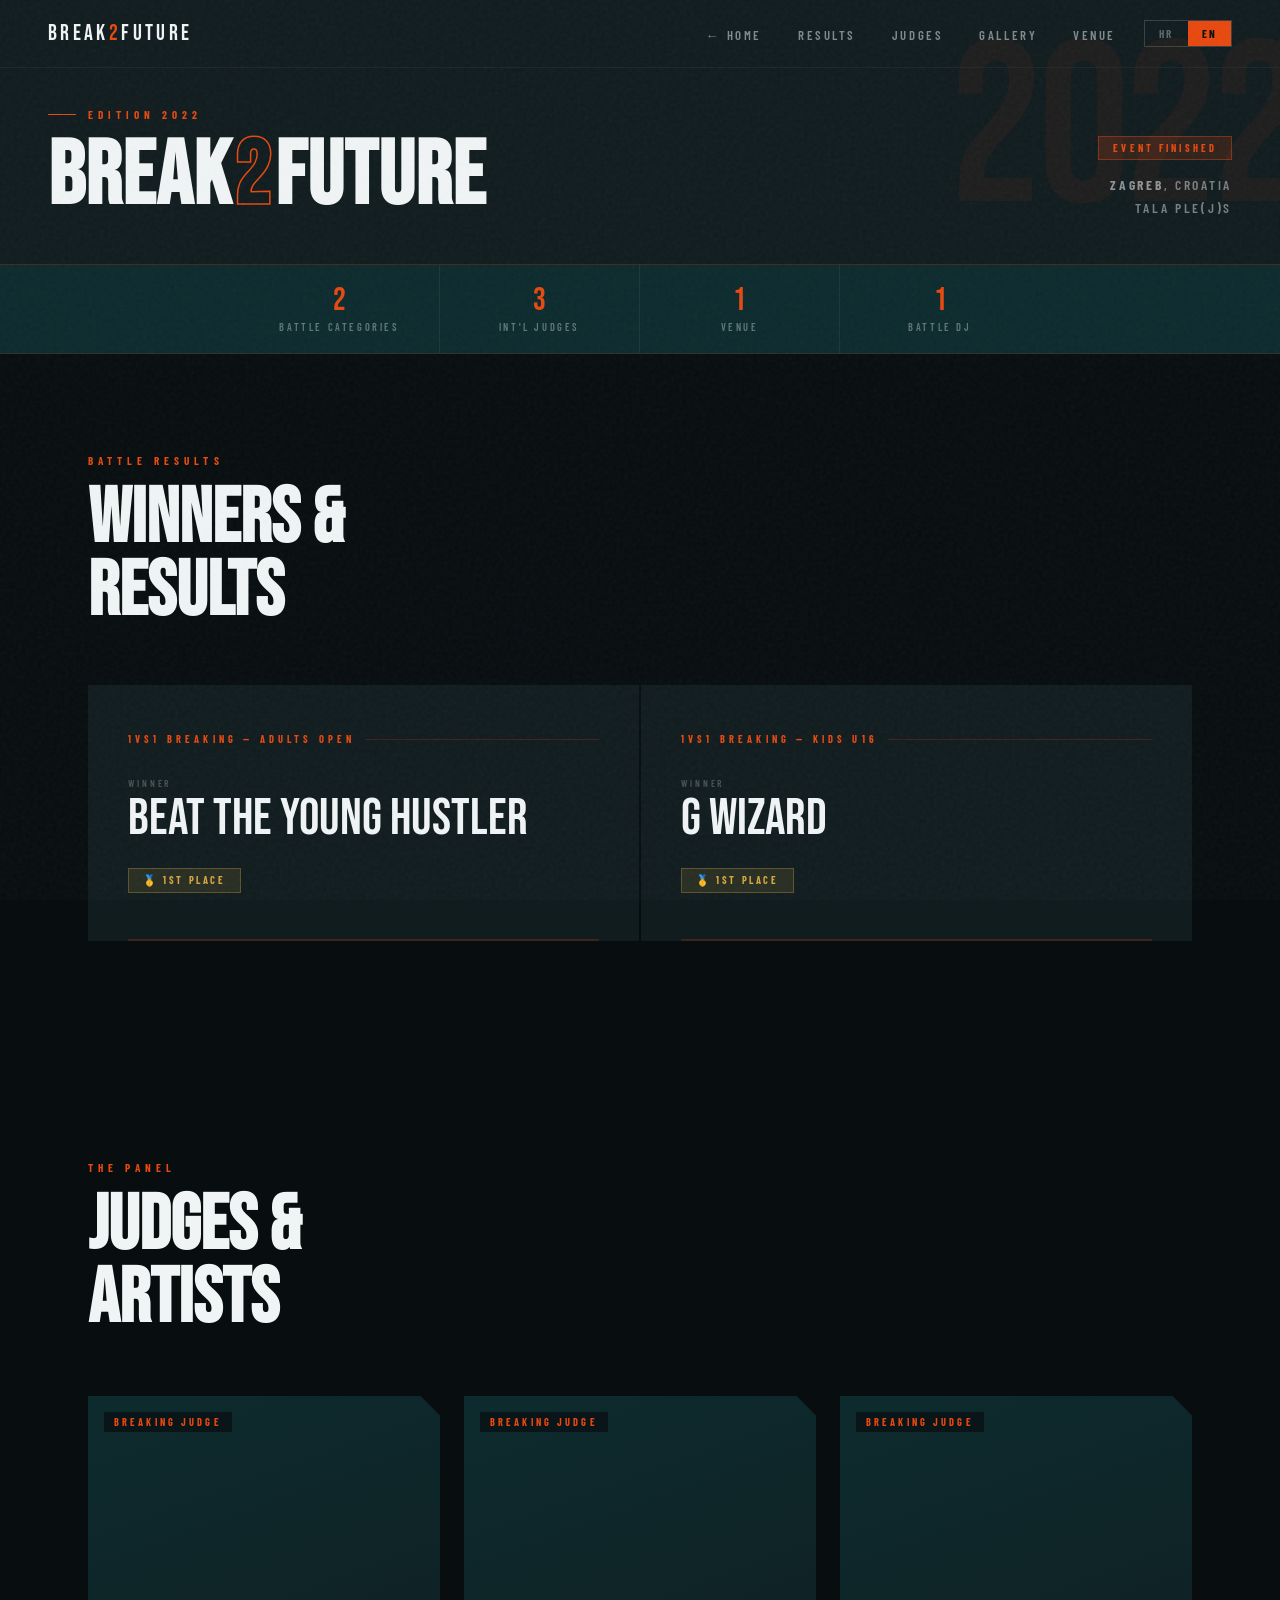
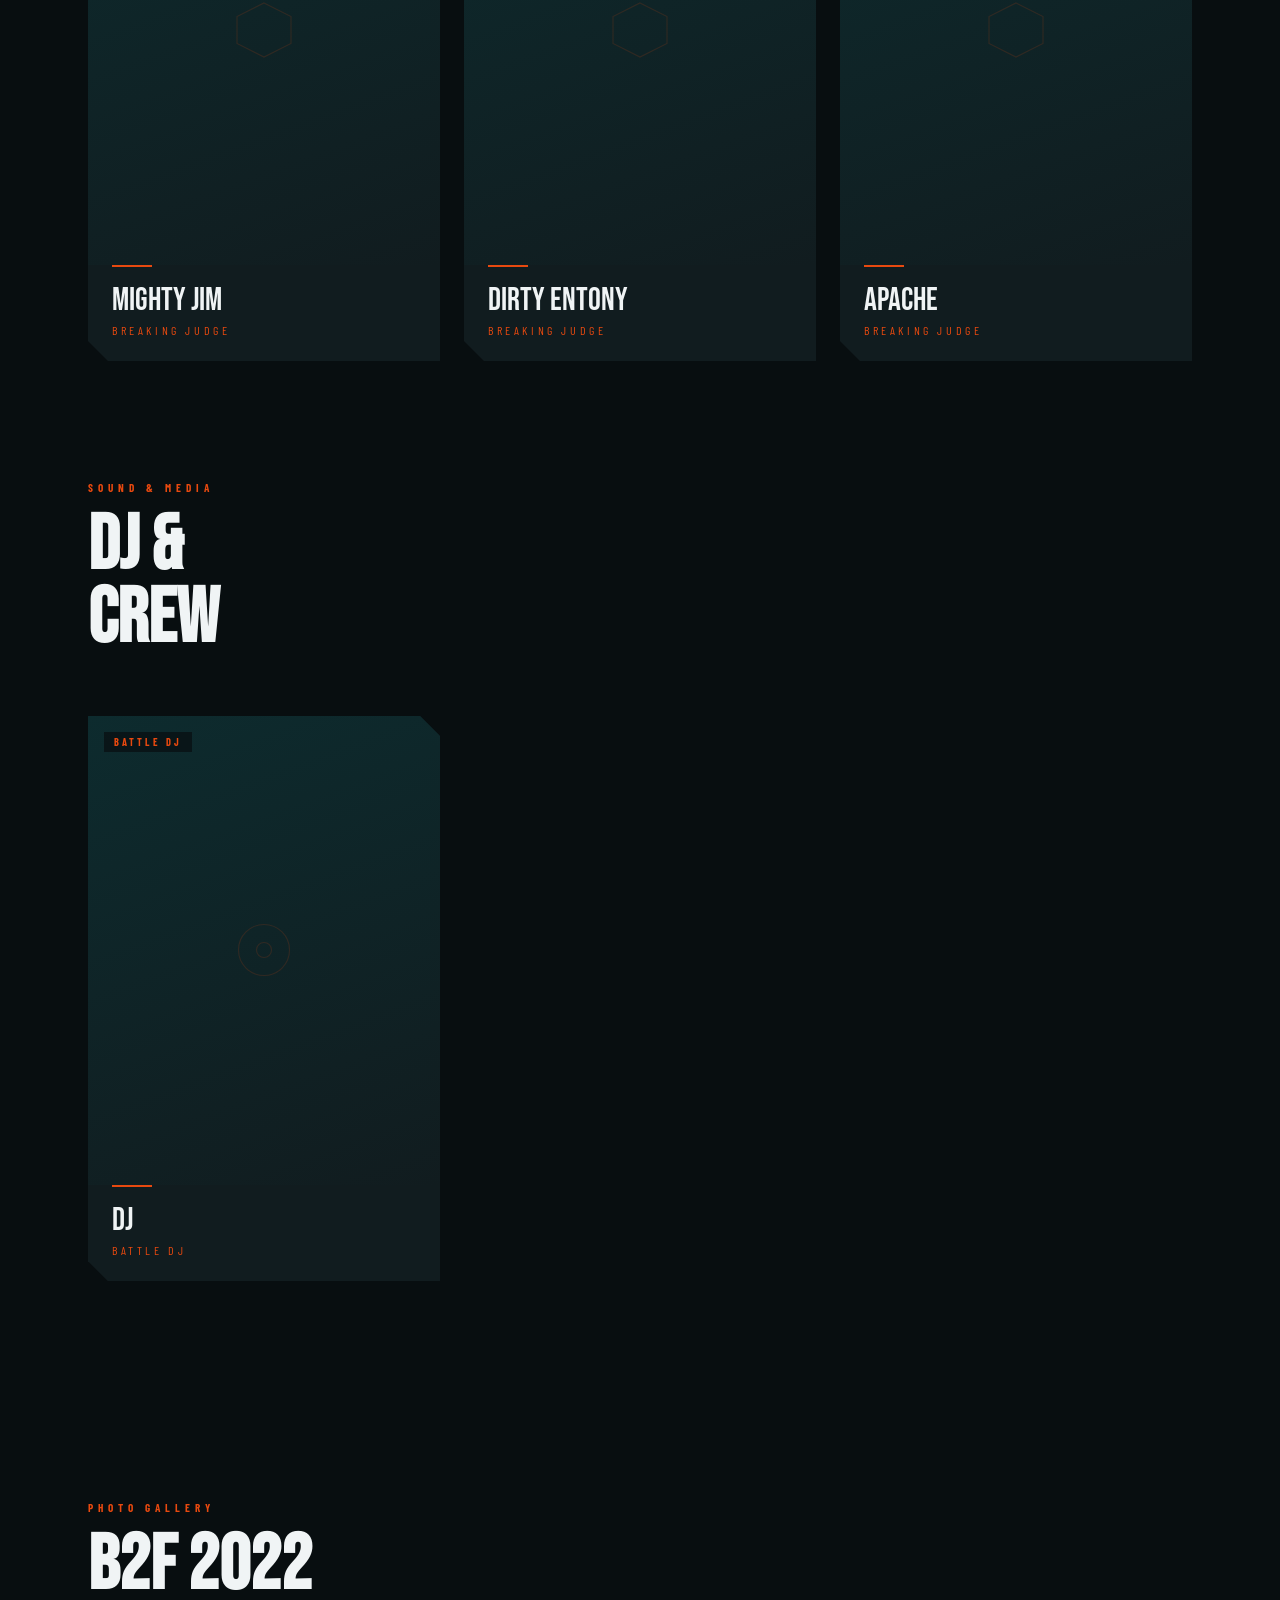
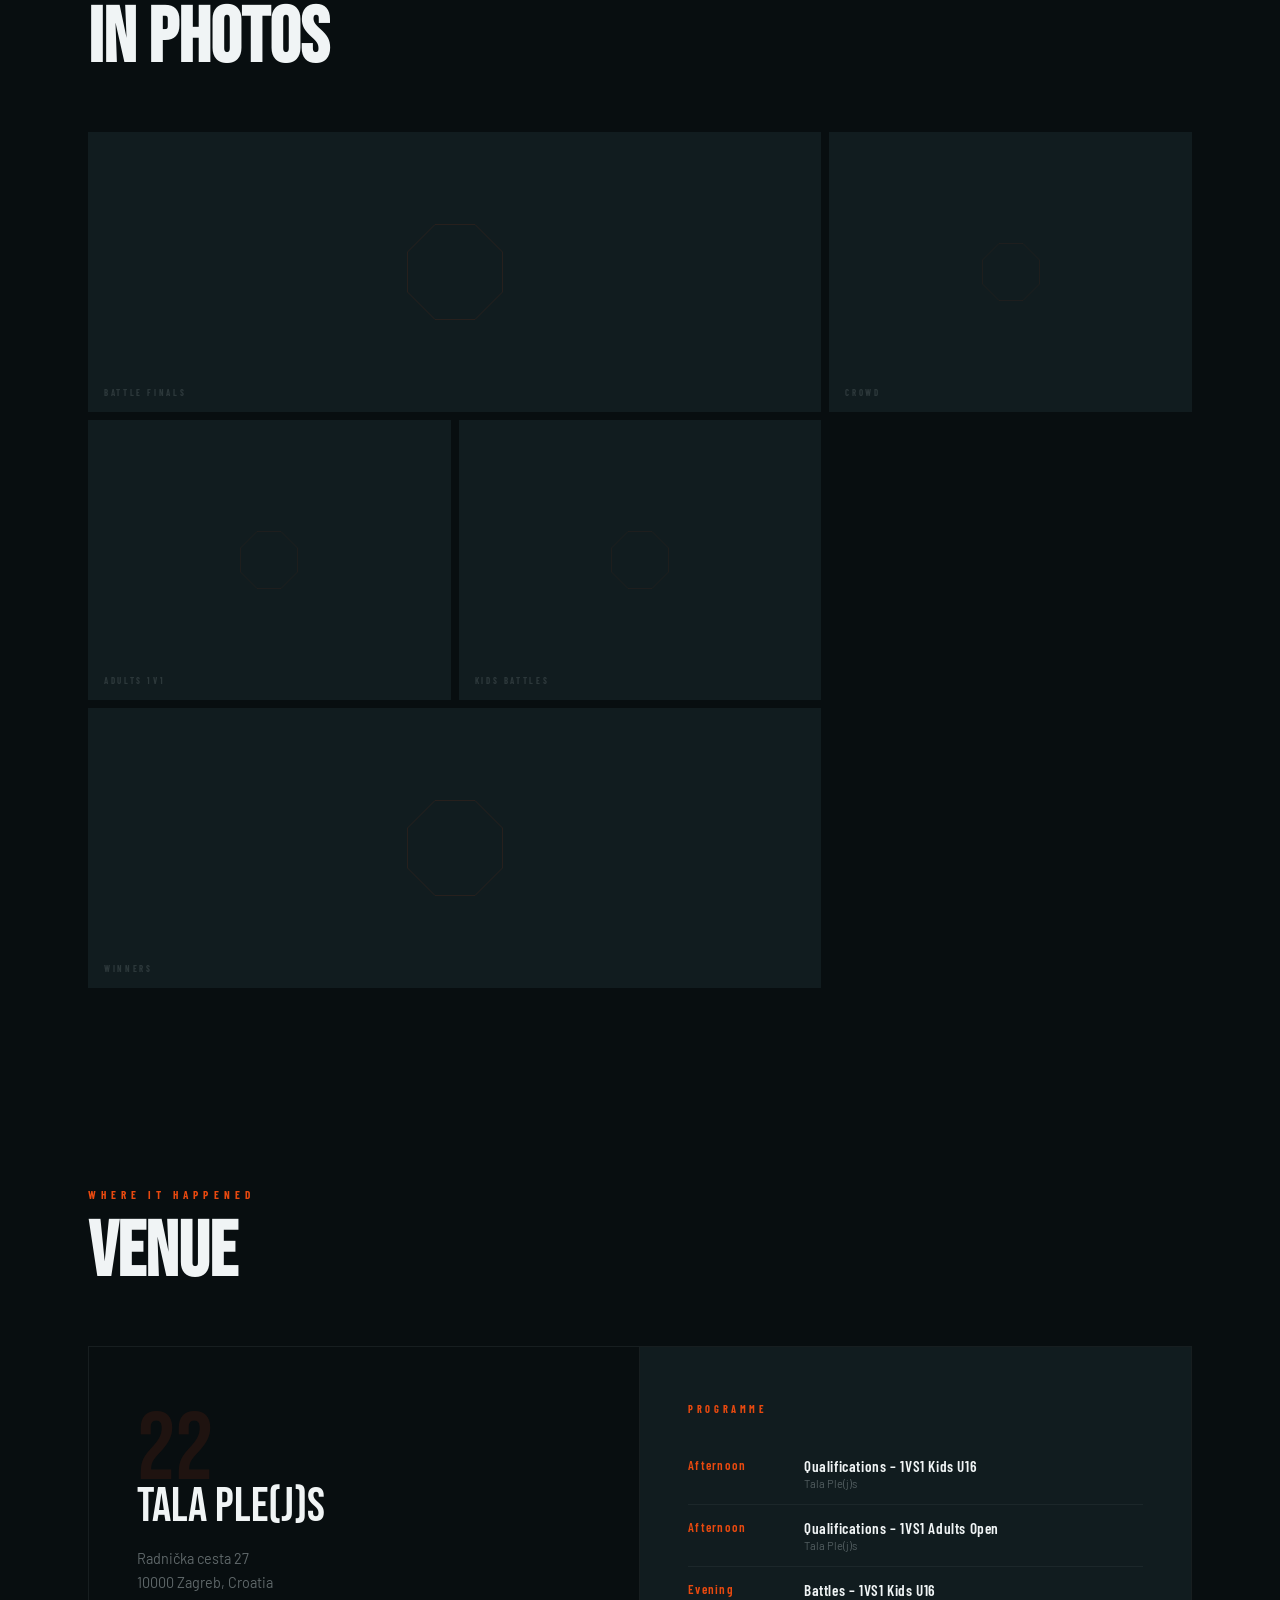
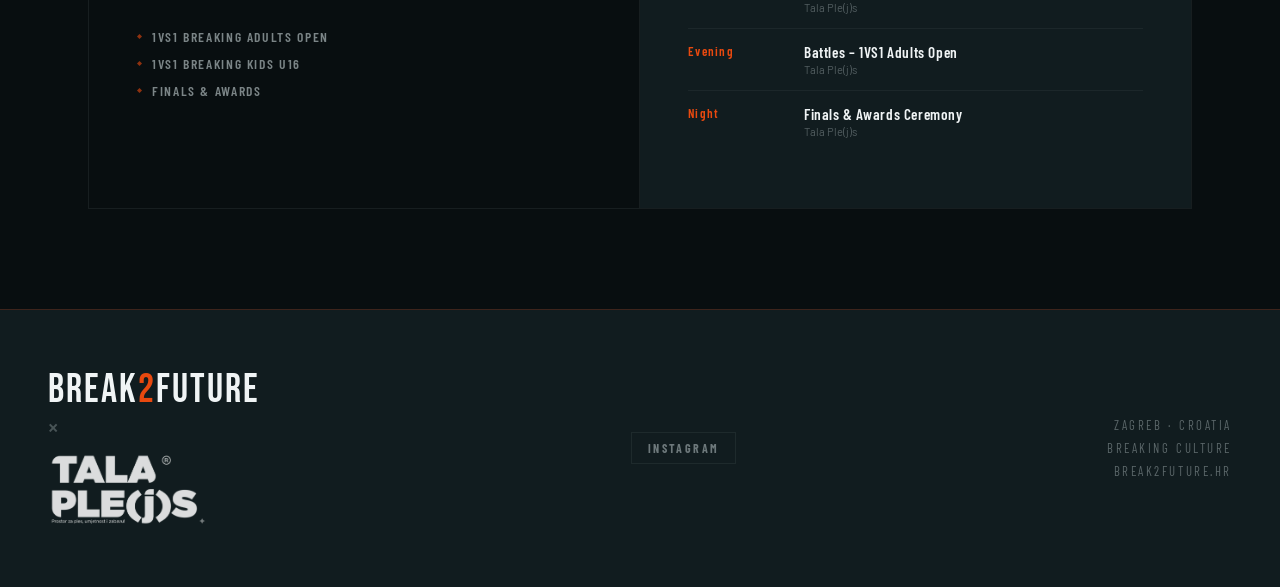
<file: b2f-2022.html>
<!DOCTYPE html>
<html lang="en">
<head>
<meta charset="UTF-8">
<meta name="viewport" content="width=device-width, initial-scale=1.0">
<title>BREAK2FUTURE 2022 — Recap</title>
<link rel="preconnect" href="https://fonts.googleapis.com">
<link href="https://fonts.googleapis.com/css2?family=Bebas+Neue&family=Barlow+Condensed:wght@400;600;700&family=Barlow:wght@300;400&display=swap" rel="stylesheet">
<link rel="stylesheet" href="style.css">
<style>
  *, *::before, *::after { box-sizing: border-box; margin: 0; padding: 0; }

  :root {
    --orange: #E8490F;
    --teal: #0D2B2E;
    --dark: #080E10;
    --mid: #111C1F;
    --light: #C8D4D6;
    --white: #F0F4F5;
    --gold: #D4A843;
    --silver: #94A8AE;
    --bronze: #B5734A;
  }

  html { scroll-behavior: smooth; }
  body {
    background: var(--dark);
    color: var(--white);
    font-family: 'Barlow', sans-serif;
    overflow-x: hidden;
  }

  body::before {
    content: '';
    position: fixed; inset: 0;
    background-image: url("data:image/svg+xml,%3Csvg viewBox='0 0 256 256' xmlns='http://www.w3.org/2000/svg'%3E%3Cfilter id='noise'%3E%3CfeTurbulence type='fractalNoise' baseFrequency='0.9' numOctaves='4' stitchTiles='stitch'/%3E%3C/filter%3E%3Crect width='100%25' height='100%25' filter='url(%23noise)' opacity='1'/%3E%3C/svg%3E");
    opacity: 0.04;
    pointer-events: none; z-index: 9999;
  }

  /* ── COMPACT HEADER ── */
  .site-header {
    position: relative;
    background: var(--mid);
    border-bottom: 1px solid rgba(232,73,15,0.25);
    overflow: hidden;
  }
  .site-header::before {
    content: '2022';
    position: absolute; right: -20px; top: 50%; transform: translateY(-50%);
    font-family: 'Bebas Neue', sans-serif;
    font-size: clamp(120px, 18vw, 260px);
    color: rgba(232,73,15,0.06);
    line-height: 1;
    pointer-events: none; user-select: none;
    letter-spacing: -0.02em;
  }

  .header-top {
    display: flex; justify-content: space-between; align-items: center;
    padding: 20px 48px;
    border-bottom: 1px solid rgba(200,212,214,0.06);
  }
  .nav-logo {
    font-family: 'Bebas Neue', sans-serif;
    font-size: 1.4rem; letter-spacing: 0.15em;
    color: var(--white); text-decoration: none;
  }
  .nav-logo span { color: var(--orange); }
  .nav-links { display: flex; gap: 36px; list-style: none; }
  .nav-links a {
    font-family: 'Barlow Condensed', sans-serif;
    font-size: 0.8rem; font-weight: 600;
    letter-spacing: 0.2em; text-transform: uppercase;
    color: var(--light); text-decoration: none; opacity: 0.6;
    transition: opacity 0.2s, color 0.2s;
  }
  .nav-links a:hover { opacity: 1; color: var(--orange); }

  .header-body {
    display: grid;
    grid-template-columns: 1fr auto;
    align-items: end;
    gap: 40px;
    padding: 40px 48px 44px;
    position: relative; z-index: 1;
  }
  .header-edition {
    font-family: 'Barlow Condensed', sans-serif;
    font-size: 0.7rem; font-weight: 700;
    letter-spacing: 0.45em; text-transform: uppercase;
    color: var(--orange); margin-bottom: 14px;
    display: flex; align-items: center; gap: 12px;
  }
  .header-edition::before {
    content: '';
    display: inline-block; width: 28px; height: 1px; background: var(--orange);
  }
  .header-title {
    font-family: 'Bebas Neue', sans-serif;
    font-size: clamp(48px, 7vw, 96px);
    line-height: 0.95; letter-spacing: 0.01em;
  }
  .header-title .word { display: inline; }
  .header-title .num {
    -webkit-text-stroke: 1.5px var(--orange);
    color: transparent; margin: 0 4px;
  }
  .header-meta {
    display: flex; align-items: flex-end; flex-direction: column;
    gap: 6px; text-align: right; padding-bottom: 4px;
  }
  .header-meta-badge {
    display: inline-block;
    background: rgba(232,73,15,0.15);
    border: 1px solid rgba(232,73,15,0.4);
    color: var(--orange);
    font-family: 'Barlow Condensed', sans-serif;
    font-size: 0.65rem; font-weight: 700;
    letter-spacing: 0.3em; text-transform: uppercase;
    padding: 5px 14px; margin-bottom: 10px;
  }
  .header-meta-line {
    font-family: 'Barlow Condensed', sans-serif;
    font-size: 0.85rem; font-weight: 600;
    letter-spacing: 0.2em; text-transform: uppercase;
    color: var(--light); opacity: 0.55;
  }
  .header-meta-line strong { color: var(--white); opacity: 1; font-weight: 700; }

  /* ── STATS BAR ── */
  .stats-bar {
    background: var(--teal);
    display: flex; justify-content: center; align-items: stretch;
    border-bottom: 1px solid rgba(232,73,15,0.15);
  }
  .stat-item {
    flex: 1; max-width: 200px;
    padding: 20px 24px; text-align: center;
    border-right: 1px solid rgba(200,212,214,0.08);
  }
  .stat-item:last-child { border-right: none; }
  .stat-num { font-family: 'Bebas Neue', sans-serif; font-size: 2rem; line-height: 1; color: var(--orange); }
  .stat-label { font-family: 'Barlow Condensed', sans-serif; font-size: 0.65rem; font-weight: 600; letter-spacing: 0.25em; text-transform: uppercase; color: var(--light); opacity: 0.45; margin-top: 4px; }

  /* ── RESULTS ── */
  .results-section { padding: 100px 48px; max-width: 1200px; margin: 0 auto; }

  .section-label { font-family: 'Barlow Condensed', sans-serif; font-size: 0.7rem; font-weight: 700; letter-spacing: 0.45em; text-transform: uppercase; color: var(--orange); margin-bottom: 16px; }
  .section-heading { font-family: 'Bebas Neue', sans-serif; font-size: clamp(44px, 6vw, 80px); line-height: 0.95; margin-bottom: 56px; }

  .winners-grid { display: grid; grid-template-columns: 1fr 1fr; gap: 2px; }

  .winner-block {
    background: var(--mid);
    padding: 48px 40px;
    position: relative; overflow: hidden;
    transition: background 0.3s;
  }
  .winner-block:hover { background: #151F22; }
  .winner-block::after {
    content: '';
    position: absolute; bottom: 0; left: 40px; right: 40px;
    height: 2px; background: var(--orange); opacity: 0.2;
    transition: opacity 0.3s;
  }
  .winner-block:hover::after { opacity: 0.5; }

  .winner-category {
    font-family: 'Barlow Condensed', sans-serif;
    font-size: 0.65rem; font-weight: 700;
    letter-spacing: 0.4em; text-transform: uppercase;
    color: var(--orange); margin-bottom: 32px;
    display: flex; align-items: center; gap: 10px;
  }
  .winner-category::after { content: ''; flex: 1; height: 1px; background: rgba(232,73,15,0.2); }

  .winner-rank-label { font-family: 'Barlow Condensed', sans-serif; font-size: 0.6rem; font-weight: 600; letter-spacing: 0.3em; text-transform: uppercase; color: var(--light); opacity: 0.3; margin-bottom: 6px; }
  .winner-name { font-family: 'Bebas Neue', sans-serif; font-size: clamp(32px, 4vw, 60px); line-height: 0.95; color: var(--white); margin-bottom: 8px; }
  .winner-tag { display: inline-flex; align-items: center; gap: 8px; background: rgba(212,168,67,0.12); border: 1px solid rgba(212,168,67,0.3); color: var(--gold); font-family: 'Barlow Condensed', sans-serif; font-size: 0.65rem; font-weight: 700; letter-spacing: 0.25em; text-transform: uppercase; padding: 5px 14px; margin-top: 16px; }

  /* ── JUDGES ── */
  .judges-section { padding: 120px 48px; max-width: 1200px; margin: 0 auto; }
  .judges-grid { display: grid; grid-template-columns: repeat(3, 1fr); gap: 24px; margin-top: 60px; }

  .judge-card-wrap { perspective: 1000px; cursor: pointer; }
  .judge-card-inner { position: relative; transform-style: preserve-3d; transition: transform 0.6s cubic-bezier(0.45, 0, 0.55, 1); }
  .judge-card-wrap.flipped .judge-card-inner { transform: rotateY(180deg); }

  .judge-front, .judge-back {
    backface-visibility: hidden;
    -webkit-backface-visibility: hidden;
    clip-path: polygon(0 0, calc(100% - 20px) 0, 100% 20px, 100% 100%, 20px 100%, 0 calc(100% - 20px));
    overflow: hidden;
  }
  .judge-front { background: var(--mid); position: relative; }
  .judge-back { position: absolute; inset: 0; background: var(--teal); transform: rotateY(180deg); display: flex; flex-direction: column; justify-content: center; padding: 32px 28px; }

  .judge-role { position: absolute; top: 16px; left: 16px; font-family: 'Barlow Condensed', sans-serif; font-size: 0.65rem; font-weight: 700; letter-spacing: 0.3em; text-transform: uppercase; color: var(--orange); z-index: 2; background: rgba(8,14,16,0.7); padding: 4px 10px; }
  .judge-placeholder { width: 100%; aspect-ratio: 3/4; background: linear-gradient(160deg, #0D2B2E, #111C1F); display: flex; align-items: center; justify-content: center; }
  .judge-info { padding: 20px 24px 24px; position: relative; }
  .judge-info::before { content: ''; position: absolute; top: 0; left: 24px; width: 40px; height: 2px; background: var(--orange); }
  .judge-name { font-family: 'Bebas Neue', sans-serif; font-size: 2rem; line-height: 1; color: var(--white); }
  .judge-origin { font-family: 'Barlow Condensed', sans-serif; font-size: 0.75rem; letter-spacing: 0.3em; text-transform: uppercase; color: var(--orange); margin-top: 6px; }

  .judge-back-tag { font-family: 'Barlow Condensed', sans-serif; font-size: 0.6rem; font-weight: 700; letter-spacing: 0.35em; text-transform: uppercase; color: var(--orange); margin-bottom: 20px; display: flex; align-items: center; gap: 10px; }
  .judge-back-tag::after { content: ''; flex: 1; height: 1px; background: rgba(232,73,15,0.3); }
  .judge-back-name { font-family: 'Bebas Neue', sans-serif; font-size: 2.6rem; line-height: 1; color: var(--white); margin-bottom: 4px; }
  .judge-back-crew { font-family: 'Barlow Condensed', sans-serif; font-size: 0.8rem; font-weight: 600; letter-spacing: 0.2em; text-transform: uppercase; color: var(--orange); margin-bottom: 20px; }
  .judge-back-bio { font-family: 'Barlow', sans-serif; font-size: 0.85rem; line-height: 1.65; color: var(--light); opacity: 0.7; }
  .judge-back-ig { margin-top: 14px; font-family: 'Barlow Condensed', sans-serif; font-size: 0.8rem; font-weight: 600; letter-spacing: 0.1em; color: var(--orange); opacity: 0.85; }
  .judge-back-ig a { color: var(--orange); text-decoration: none; transition: opacity 0.2s; }
  .judge-back-ig a:hover { opacity: 1; text-decoration: underline; }
  .judge-back-hint { margin-top: auto; padding-top: 20px; font-family: 'Barlow Condensed', sans-serif; font-size: 0.6rem; letter-spacing: 0.2em; text-transform: uppercase; color: var(--light); opacity: 0.25; }

  /* ── GALLERY ── */
  .gallery-section { padding: 100px 0; background: var(--dark); }
  .gallery-inner { max-width: 1200px; margin: 0 auto; padding: 0 48px; }
  .gallery-grid-25 { display: grid; grid-template-columns: repeat(3, 1fr); grid-auto-rows: 280px; gap: 8px; margin-top: 48px; }
  .gp { background: var(--mid); display: flex; align-items: center; justify-content: center; position: relative; overflow: hidden; }
  .gp.span2 { grid-column: span 2; }
  .gp-inner { display: flex; flex-direction: column; align-items: center; gap: 12px; opacity: 0.12; }
  .gp-inner svg polygon { fill: none; stroke: var(--orange); stroke-width: 1; }
  .gp-tag { position: absolute; bottom: 14px; left: 16px; font-family: 'Barlow Condensed', sans-serif; font-size: 0.55rem; font-weight: 700; letter-spacing: 0.3em; text-transform: uppercase; color: var(--light); opacity: 0.15; }

  /* ── VENUE ── */
  .venue-section { padding: 100px 48px; max-width: 1200px; margin: 0 auto; }
  .venue-single { display: grid; grid-template-columns: 1fr 1fr; gap: 0; border: 1px solid rgba(200,212,214,0.08); }
  .venue-left { padding: 56px 48px; border-right: 1px solid rgba(200,212,214,0.08); }
  .venue-right { padding: 56px 48px; background: var(--mid); }
  .venue-edition-num { font-family: 'Bebas Neue', sans-serif; font-size: 6rem; line-height: 1; color: rgba(232,73,15,0.1); margin-bottom: -16px; }
  .venue-name-big { font-family: 'Bebas Neue', sans-serif; font-size: 3rem; line-height: 1; color: var(--white); margin-bottom: 16px; }
  .venue-addr { font-family: 'Barlow', sans-serif; font-size: 0.9rem; color: var(--light); opacity: 0.45; line-height: 1.7; }
  .venue-tags { margin-top: 32px; display: flex; flex-direction: column; gap: 10px; }
  .vtag { display: flex; align-items: center; gap: 10px; font-family: 'Barlow Condensed', sans-serif; font-size: 0.85rem; font-weight: 600; letter-spacing: 0.12em; text-transform: uppercase; color: var(--light); opacity: 0.6; }
  .vtag-dot { width: 5px; height: 5px; background: var(--orange); clip-path: polygon(50% 0%, 100% 50%, 50% 100%, 0% 50%); flex-shrink: 0; }
  .venue-right-title { font-family: 'Barlow Condensed', sans-serif; font-size: 0.65rem; font-weight: 700; letter-spacing: 0.35em; text-transform: uppercase; color: var(--orange); margin-bottom: 28px; }
  .venue-schedule-item { display: flex; gap: 16px; padding: 14px 0; border-bottom: 1px solid rgba(200,212,214,0.06); }
  .venue-schedule-item:last-child { border-bottom: none; }
  .vsi-time { font-family: 'Barlow Condensed', sans-serif; font-size: 0.8rem; font-weight: 600; letter-spacing: 0.1em; color: var(--orange); min-width: 100px; }
  .vsi-name { font-family: 'Barlow Condensed', sans-serif; font-size: 0.95rem; font-weight: 600; letter-spacing: 0.04em; color: var(--white); }
  .vsi-sub { font-family: 'Barlow', sans-serif; font-size: 0.7rem; color: var(--light); opacity: 0.35; margin-top: 2px; }

  /* footer + hamburger → style.css + components.js */

  /* ── LANG TOGGLE ── */
  .lang-toggle { display:flex; border: 1px solid rgba(200,212,214,0.2); }
  .lang-btn { font-family:'Barlow Condensed',sans-serif; font-size:0.7rem; font-weight:700; letter-spacing:0.2em; padding:6px 14px; cursor:pointer; border:none; background:transparent; color:var(--light); opacity:0.4; transition:all 0.2s; text-transform:uppercase; }
  .lang-btn.active { background:var(--orange); color:var(--dark); opacity:1; }

  /* ── ANIMATIONS ── */
  .reveal { opacity: 0; transform: translateY(32px); transition: opacity 0.6s ease, transform 0.6s ease; }
  .reveal.visible { opacity: 1; transform: none; }

  /* ── RESPONSIVE ── */
  @media (max-width: 768px) {
    .header-top { padding: 16px 24px; }
    .nav-links { display: none; }
    .header-body { grid-template-columns: 1fr; padding: 32px 24px 36px; gap: 24px; }
    .header-meta { align-items: flex-start; text-align: left; }
    .stats-bar { overflow-x: auto; }
    .results-section { padding: 72px 24px; }
    .winners-grid { grid-template-columns: 1fr; }
    .judges-section { padding: 80px 24px; }
    .judges-grid { grid-template-columns: 1fr; }
    .gallery-section { padding: 72px 0; }
    .gallery-inner { padding: 0 24px; }
    .gallery-grid-25 { grid-template-columns: 1fr 1fr; grid-auto-rows: 200px; }
    .gp.span2 { grid-column: span 2; }
    .venue-section { padding: 72px 24px; }
    .venue-single { grid-template-columns: 1fr; }
    .venue-left { border-right: none; border-bottom: 1px solid rgba(200,212,214,0.08); padding: 40px 28px; }
    .venue-right { padding: 40px 28px; }
  }
</style>
</head>
<body>

<!-- COMPACT HEADER -->
<header class="site-header">
  <div class="header-top">
    <a href="index.html" class="nav-logo">BREAK<span>2</span>FUTURE</a>
    <div style="display:flex;align-items:center;gap:28px;">
      <ul class="nav-links">
        <li><a href="index.html" data-en="← Home" data-hr="← Početna">← Home</a></li>
        <li><a href="#results" data-en="Results" data-hr="Rezultati">Results</a></li>
        <li><a href="#judges" data-en="Judges" data-hr="Suci">Judges</a></li>
        <li><a href="#gallery" data-en="Gallery" data-hr="Galerija">Gallery</a></li>
        <li><a href="#venue" data-en="Venue" data-hr="Lokacija">Venue</a></li>
      </ul>
      <div class="lang-toggle desktop-lang">
        <button class="lang-btn" data-lang="hr" onclick="applyLang('hr')">HR</button>
        <button class="lang-btn active" data-lang="en" onclick="applyLang('en')">EN</button>
      </div>
      <button class="hamburger" id="hamburger" aria-label="Menu"><span></span><span></span><span></span></button>
    </div>
  </div>
  <div class="header-body">
    <div class="header-left">
      <div class="header-edition" data-en="Edition 2022" data-hr="Izdanje 2022">Edition 2022</div>
      <h1 class="header-title">
        <span class="word">BREAK</span><span class="num">2</span><span class="word">FUTURE</span>
      </h1>
    </div>
    <div class="header-meta">
      <div class="header-meta-badge" data-en="Event Finished" data-hr="Event Završen">Event Finished</div>
      <div class="header-meta-line"><strong>Zagreb</strong>, Croatia</div>
      <div class="header-meta-line">Tala Ple(j)s</div>
    </div>
  </div>
</header>

<!-- STATS BAR -->
<div class="stats-bar">
  <div class="stat-item">
    <div class="stat-num">2</div>
    <div class="stat-label">Battle Categories</div>
  </div>
  <div class="stat-item">
    <div class="stat-num">3</div>
    <div class="stat-label">Int'l Judges</div>
  </div>
  <div class="stat-item">
    <div class="stat-num">1</div>
    <div class="stat-label">Venue</div>
  </div>
  <div class="stat-item">
    <div class="stat-num">1</div>
    <div class="stat-label">Battle DJ</div>
  </div>
</div>

<!-- RESULTS -->
<section class="results-section" id="results">
  <p class="section-label reveal" data-en="Battle Results" data-hr="Rezultati Bitaka">Battle Results</p>
  <h2 class="section-heading reveal" data-en="WINNERS &amp;<br>RESULTS" data-hr="POBJEDNICI &amp;<br>REZULTATI">WINNERS &<br>RESULTS</h2>

  <div class="winners-grid">

    <!-- Adults -->
    <div class="winner-block reveal">
      <div class="winner-category">1VS1 Breaking — Adults Open</div>
      <div class="winner-rank-label">Winner</div>
      <div class="winner-name">BEAT THE YOUNG HUSTLER</div>
      <div class="winner-tag">🥇 1st Place</div>
    </div>

    <!-- Kids -->
    <div class="winner-block reveal">
      <div class="winner-category">1VS1 Breaking — Kids U16</div>
      <div class="winner-rank-label">Winner</div>
      <div class="winner-name">G WIZARD</div>
      <div class="winner-tag">🥇 1st Place</div>
    </div>

  </div>
</section>

<!-- JUDGES -->
<section class="judges-section" id="judges">
  <p class="section-label reveal" data-en="The Panel" data-hr="Panel Sudaca">The Panel</p>
  <h2 class="section-heading reveal" data-en="JUDGES &amp;<br>ARTISTS" data-hr="SUCI &amp;<br>UMJETNICI">JUDGES &<br>ARTISTS</h2>
  <div class="judges-grid">

    <!-- Mighty Jim -->
    <div class="judge-card-wrap reveal">
      <div class="judge-card-inner">
        <div class="judge-front">
          <div class="judge-role">Breaking Judge</div>
          <div class="judge-placeholder">
            <svg width="60" height="60" viewBox="0 0 80 80" fill="none" opacity="0.15">
              <polygon points="40,4 76,22 76,58 40,76 4,58 4,22" stroke="#E8490F" stroke-width="1.5"/>
            </svg>
          </div>
          <div class="judge-info"><div class="judge-name">MIGHTY JIM</div><div class="judge-origin">Breaking Judge</div></div>
        </div>
        <div class="judge-back">
          <div class="judge-back-tag">Breaking Judge</div>
          <div class="judge-back-name">MIGHTY JIM</div>
          <div class="judge-back-crew">Breaking Judge</div>
          <div class="judge-back-bio">One of the judges on the inaugural B2F panel. Mighty Jim brought credibility and experience to the first edition, helping set the standard for B2F's judging culture from day one.</div>
          <div class="judge-back-hint">tap to flip back</div>
        </div>
      </div>
    </div>

    <!-- Dirty Entony -->
    <div class="judge-card-wrap reveal">
      <div class="judge-card-inner">
        <div class="judge-front">
          <div class="judge-role">Breaking Judge</div>
          <div class="judge-placeholder">
            <svg width="60" height="60" viewBox="0 0 80 80" fill="none" opacity="0.15">
              <polygon points="40,4 76,22 76,58 40,76 4,58 4,22" stroke="#E8490F" stroke-width="1.5"/>
            </svg>
          </div>
          <div class="judge-info"><div class="judge-name">DIRTY ENTONY</div><div class="judge-origin">Breaking Judge</div></div>
        </div>
        <div class="judge-back">
          <div class="judge-back-tag">Breaking Judge</div>
          <div class="judge-back-name">DIRTY ENTONY</div>
          <div class="judge-back-crew">Breaking Judge</div>
          <div class="judge-back-bio">Part of the original B2F judging panel in 2022. Dirty Entony brought his own perspective and style to the event, contributing to the authentic breaking atmosphere of the first edition.</div>
          <div class="judge-back-hint">tap to flip back</div>
        </div>
      </div>
    </div>

    <!-- Apache -->
    <div class="judge-card-wrap reveal">
      <div class="judge-card-inner">
        <div class="judge-front">
          <div class="judge-role">Breaking Judge</div>
          <div class="judge-placeholder">
            <svg width="60" height="60" viewBox="0 0 80 80" fill="none" opacity="0.15">
              <polygon points="40,4 76,22 76,58 40,76 4,58 4,22" stroke="#E8490F" stroke-width="1.5"/>
            </svg>
          </div>
          <div class="judge-info"><div class="judge-name">APACHE</div><div class="judge-origin">Breaking Judge</div></div>
        </div>
        <div class="judge-back">
          <div class="judge-back-tag">Breaking Judge</div>
          <div class="judge-back-name">APACHE</div>
          <div class="judge-back-crew">Breaking Judge</div>
          <div class="judge-back-bio">Completed the three-judge panel for the first ever B2F edition. Apache's presence on the panel helped give the inaugural event the weight and respect it deserved.</div>
          <div class="judge-back-hint">tap to flip back</div>
        </div>
      </div>
    </div>

  </div>
</section>

<!-- DJ & CREW -->
<section class="judges-section" id="crew" style="padding-top: 0;">
  <p class="section-label reveal" data-en="Sound &amp; Media" data-hr="Zvuk i Mediji">Sound &amp; Media</p>
  <h2 class="section-heading reveal" data-en="DJ &amp;<br>CREW" data-hr="DJ &amp;<br>EKIPA">DJ &<br>CREW</h2>
  <div class="judges-grid">

    <!-- DJ TBA -->
    <div class="judge-card-wrap reveal">
      <div class="judge-card-inner">
        <div class="judge-front">
          <div class="judge-role">Battle DJ</div>
          <div class="judge-placeholder">
            <svg width="60" height="60" viewBox="0 0 80 80" fill="none" opacity="0.15">
              <circle cx="40" cy="40" r="34" stroke="#E8490F" stroke-width="1.5"/>
              <circle cx="40" cy="40" r="10" stroke="#E8490F" stroke-width="1.5"/>
            </svg>
          </div>
          <div class="judge-info"><div class="judge-name">DJ</div><div class="judge-origin">Battle DJ</div></div>
        </div>
        <div class="judge-back">
          <div class="judge-back-tag">Battle DJ</div>
          <div class="judge-back-name">DJ</div>
          <div class="judge-back-crew">B2F 2022 Battle DJ</div>
          <div class="judge-back-bio">The official battle DJ for the first B2F edition, setting the sonic foundation for what would become a signature event in the Croatian breaking scene.</div>
          <div class="judge-back-hint">tap to flip back</div>
        </div>
      </div>
    </div>

  </div>
</section>

<!-- GALLERY -->
<section class="gallery-section" id="gallery">
  <div class="gallery-inner">
    <p class="section-label reveal" data-en="Photo Gallery" data-hr="Foto Galerija">Photo Gallery</p>
    <h2 class="section-heading reveal" data-en="B2F 2022<br>IN PHOTOS" data-hr="B2F 2022<br>NA FOTOGRAFIJAMA">B2F 2022<br>IN PHOTOS</h2>
    <div class="gallery-grid-25">
      <div class="gp span2 reveal">
        <div class="gp-inner">
          <svg width="100" height="100" viewBox="0 0 120 120"><polygon points="36,3 84,3 117,36 117,84 84,117 36,117 3,84 3,36"/></svg>
        </div>
        <span class="gp-tag">Battle Finals</span>
      </div>
      <div class="gp reveal">
        <div class="gp-inner"><svg width="60" height="60" viewBox="0 0 120 120"><polygon points="36,3 84,3 117,36 117,84 84,117 36,117 3,84 3,36"/></svg></div>
        <span class="gp-tag">Crowd</span>
      </div>
      <div class="gp reveal">
        <div class="gp-inner"><svg width="60" height="60" viewBox="0 0 120 120"><polygon points="36,3 84,3 117,36 117,84 84,117 36,117 3,84 3,36"/></svg></div>
        <span class="gp-tag">Adults 1v1</span>
      </div>
      <div class="gp reveal">
        <div class="gp-inner"><svg width="60" height="60" viewBox="0 0 120 120"><polygon points="36,3 84,3 117,36 117,84 84,117 36,117 3,84 3,36"/></svg></div>
        <span class="gp-tag">Kids Battles</span>
      </div>
      <div class="gp span2 reveal">
        <div class="gp-inner"><svg width="100" height="100" viewBox="0 0 120 120"><polygon points="36,3 84,3 117,36 117,84 84,117 36,117 3,84 3,36"/></svg></div>
        <span class="gp-tag">Winners</span>
      </div>
    </div>
  </div>
</section>

<!-- VENUE -->
<section class="venue-section" id="venue">
  <p class="section-label reveal" data-en="Where it happened" data-hr="Gdje se odvilo">Where it happened</p>
  <h2 class="section-heading reveal" data-en="VENUE" data-hr="LOKACIJA">VENUE</h2>

  <div class="venue-single reveal">
    <div class="venue-left">
      <div class="venue-edition-num">22</div>
      <div class="venue-name-big">Tala Ple(j)s</div>
      <div class="venue-addr">
        Radnička cesta 27<br>
        10000 Zagreb, Croatia
      </div>
      <div class="venue-tags">
        <div class="vtag"><div class="vtag-dot"></div>1VS1 Breaking Adults Open</div>
        <div class="vtag"><div class="vtag-dot"></div>1VS1 Breaking Kids U16</div>
        <div class="vtag"><div class="vtag-dot"></div>Finals & Awards</div>
      </div>
    </div>
    <div class="venue-right">
      <div class="venue-right-title">Programme</div>
      <div class="venue-schedule-item">
        <div><div class="vsi-time">Afternoon</div></div>
        <div><div class="vsi-name">Qualifications – 1VS1 Kids U16</div><div class="vsi-sub">Tala Ple(j)s</div></div>
      </div>
      <div class="venue-schedule-item">
        <div><div class="vsi-time">Afternoon</div></div>
        <div><div class="vsi-name">Qualifications – 1VS1 Adults Open</div><div class="vsi-sub">Tala Ple(j)s</div></div>
      </div>
      <div class="venue-schedule-item">
        <div><div class="vsi-time">Evening</div></div>
        <div><div class="vsi-name">Battles – 1VS1 Kids U16</div><div class="vsi-sub">Tala Ple(j)s</div></div>
      </div>
      <div class="venue-schedule-item">
        <div><div class="vsi-time">Evening</div></div>
        <div><div class="vsi-name">Battles – 1VS1 Adults Open</div><div class="vsi-sub">Tala Ple(j)s</div></div>
      </div>
      <div class="venue-schedule-item">
        <div><div class="vsi-time">Night</div></div>
        <div><div class="vsi-name">Finals & Awards Ceremony</div><div class="vsi-sub">Tala Ple(j)s</div></div>
      </div>
    </div>
  </div>
</section>

<div id="site-footer"></div>

<script>
  function applyLang(lang) {
    document.querySelectorAll('[data-en],[data-hr]').forEach(el => {
      const txt = el.getAttribute('data-' + lang);
      if (txt !== null) el.innerHTML = txt;
    });
    document.querySelectorAll('.lang-btn').forEach(b =>
      b.classList.toggle('active', b.dataset.lang === lang)
    );
    document.documentElement.lang = lang;
    localStorage.setItem('b2f-lang', lang);
  }
  applyLang(localStorage.getItem('b2f-lang') || 'en');

  // ── Flip cards ────────────────────────────────────
  document.querySelectorAll('.judge-card-wrap').forEach(card => {
    card.addEventListener('click', e => {
      if (!e.target.closest('a')) card.classList.toggle('flipped');
    });
  });

  // ── Reveal ────────────────────────────────────────
  const reveals = document.querySelectorAll('.reveal');
  const observer = new IntersectionObserver((entries) => {
    entries.forEach((e, i) => {
      if (e.isIntersecting) {
        setTimeout(() => e.target.classList.add('visible'), i * 70);
        observer.unobserve(e.target);
      }
    });
  }, { threshold: 0.1 });
  reveals.forEach(el => observer.observe(el));
</script>
<script src="components.js"></script>
</body>
</html>
</file>
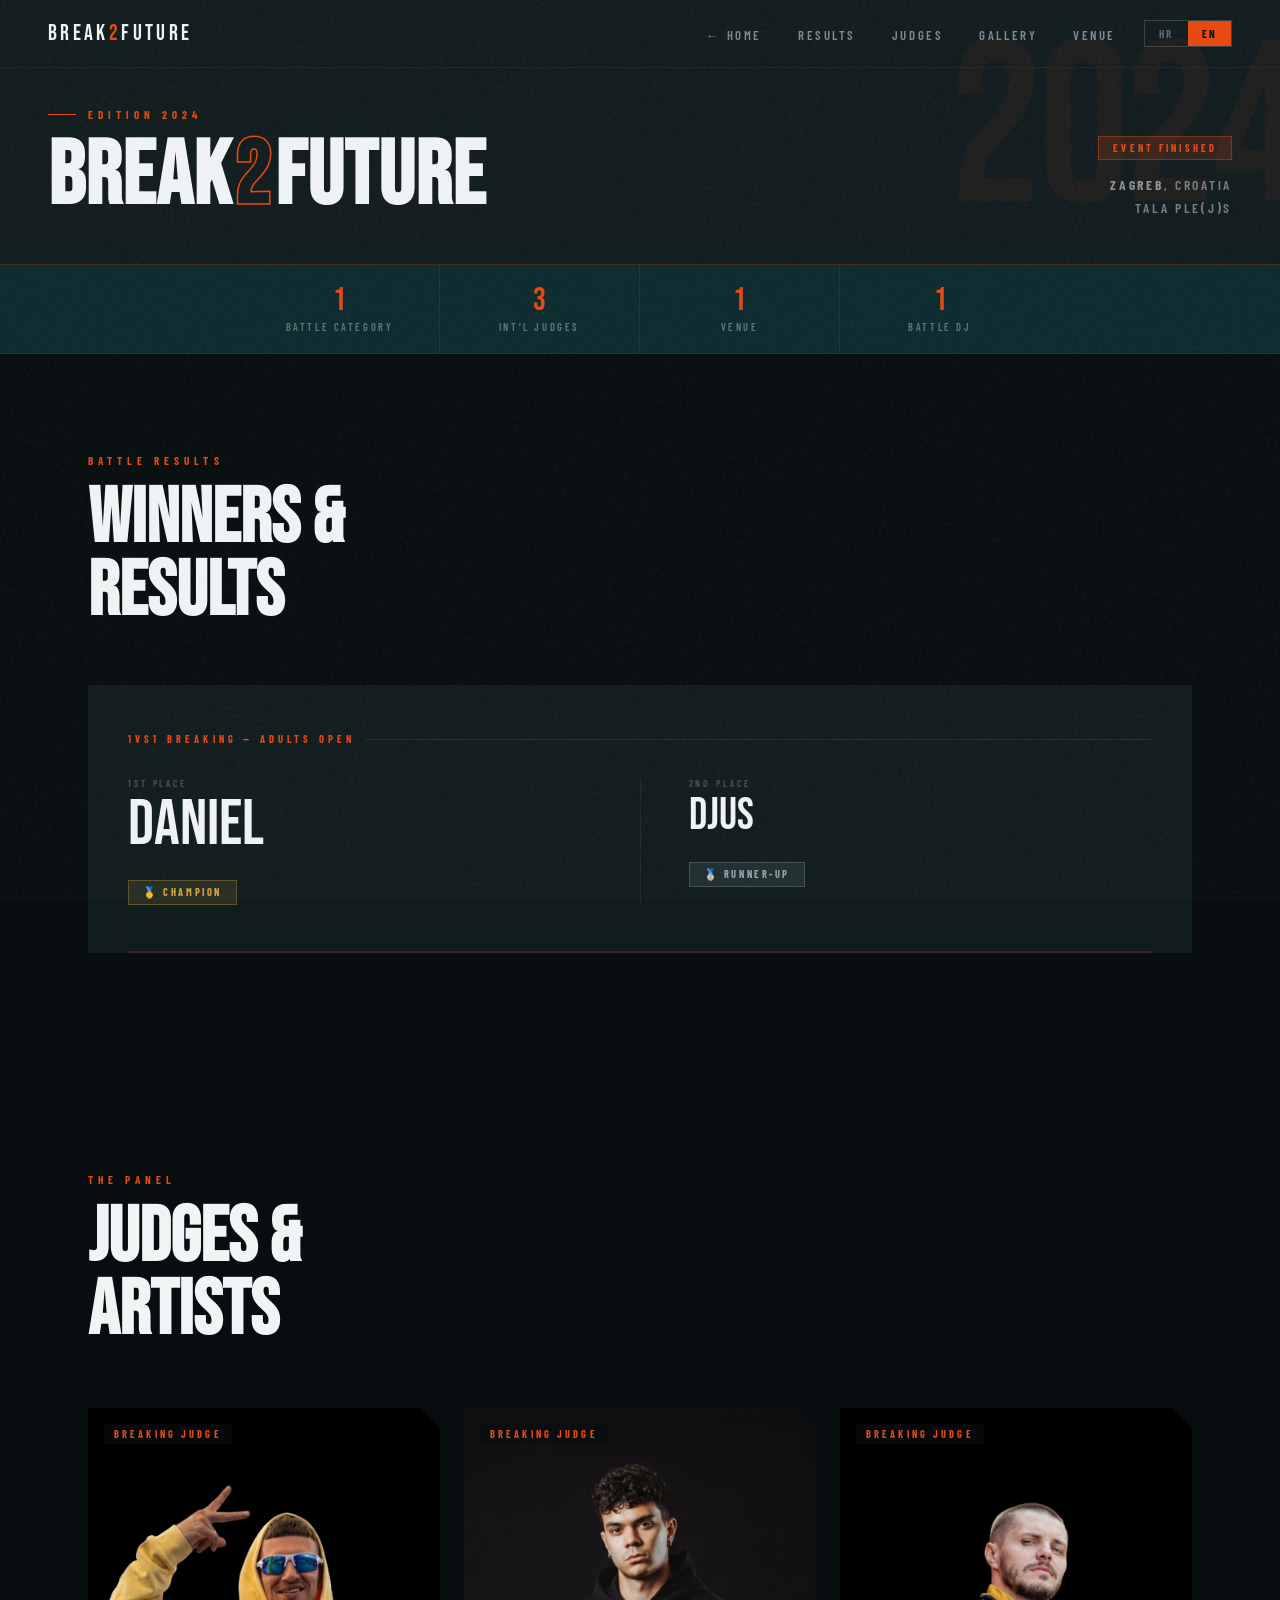
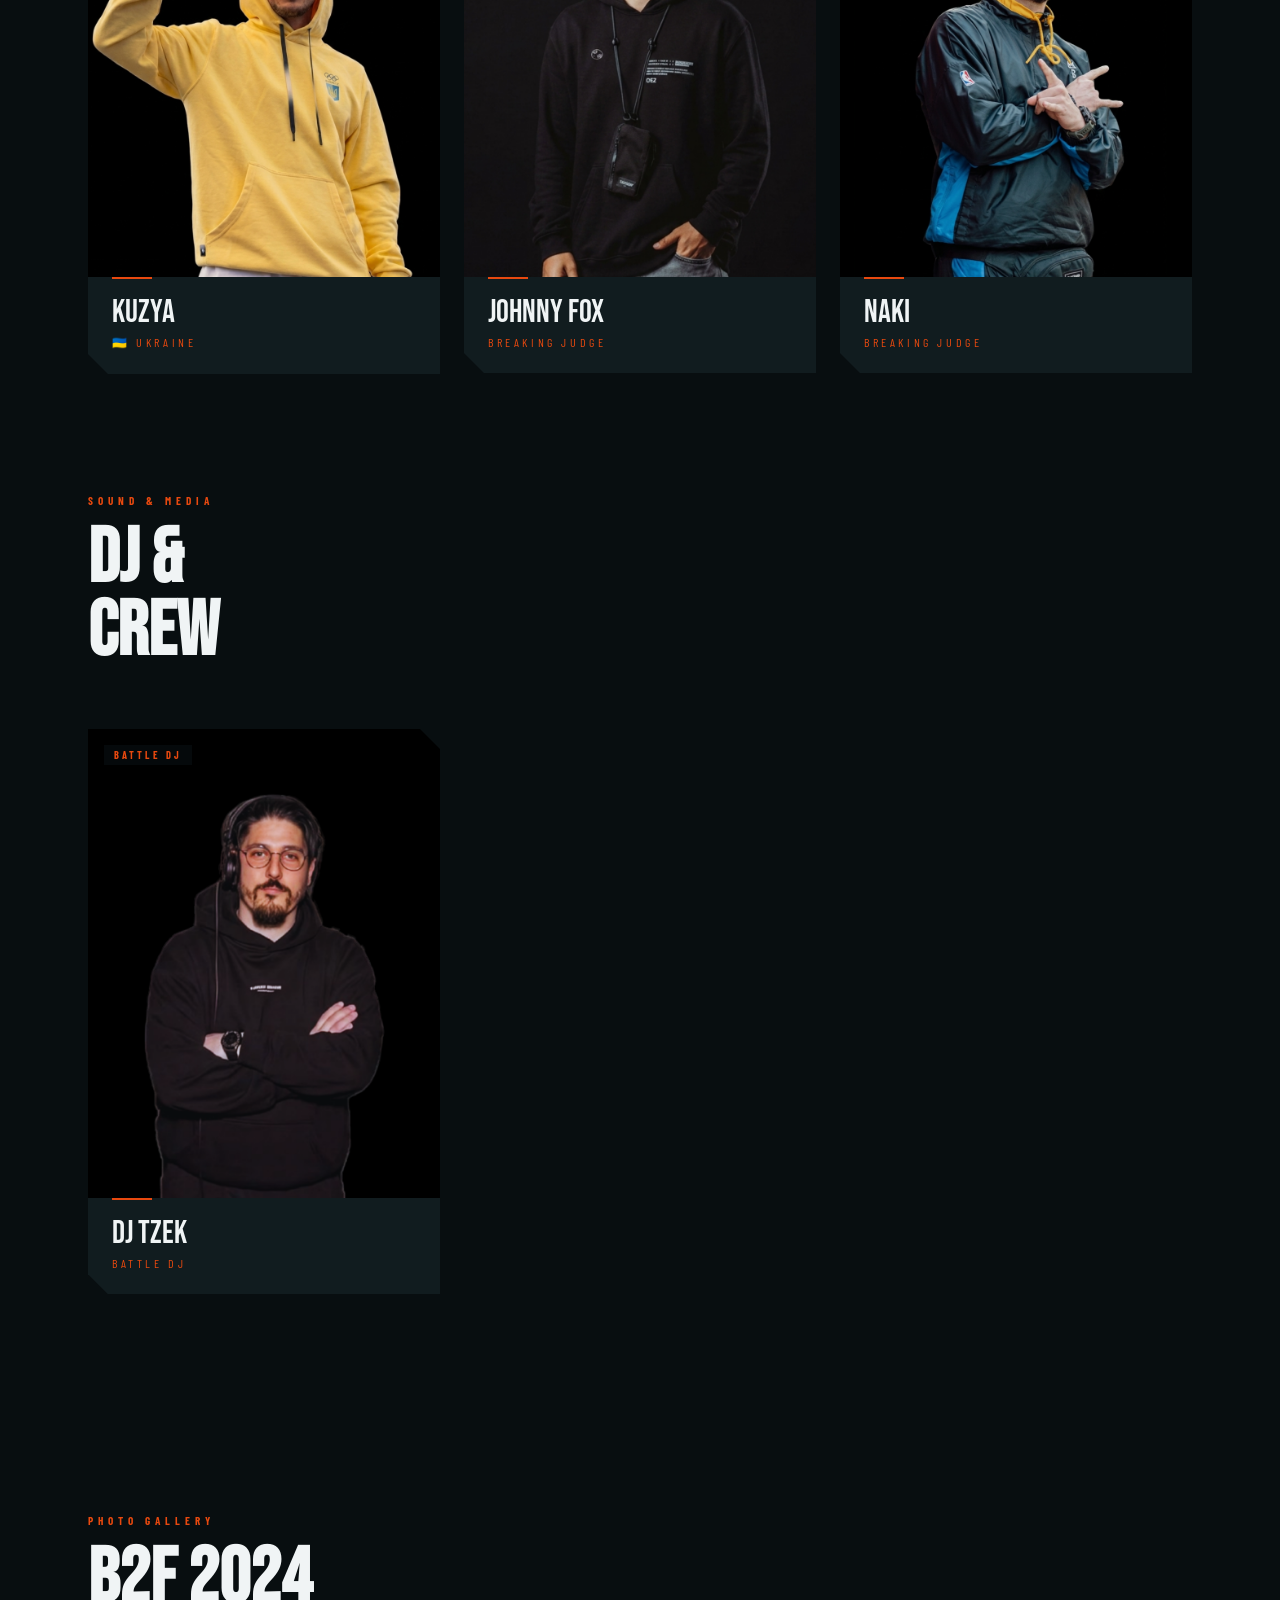
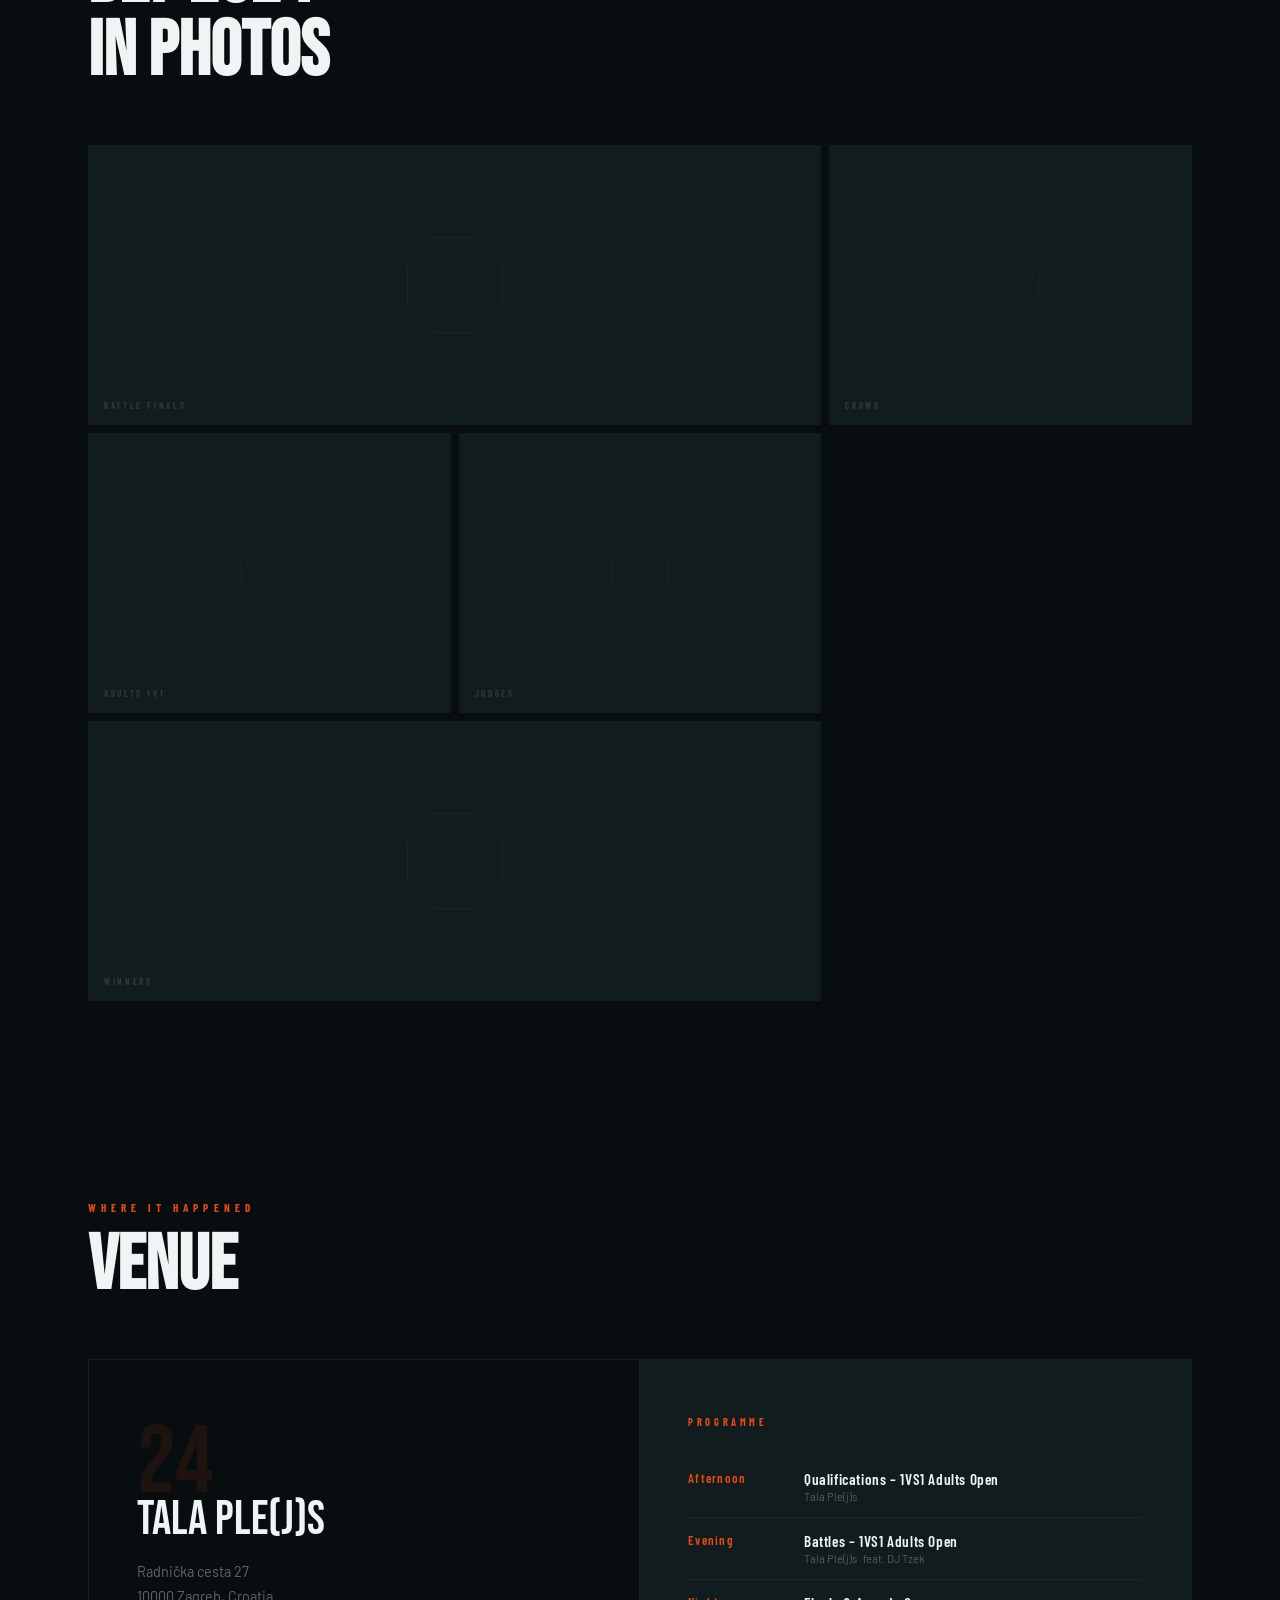
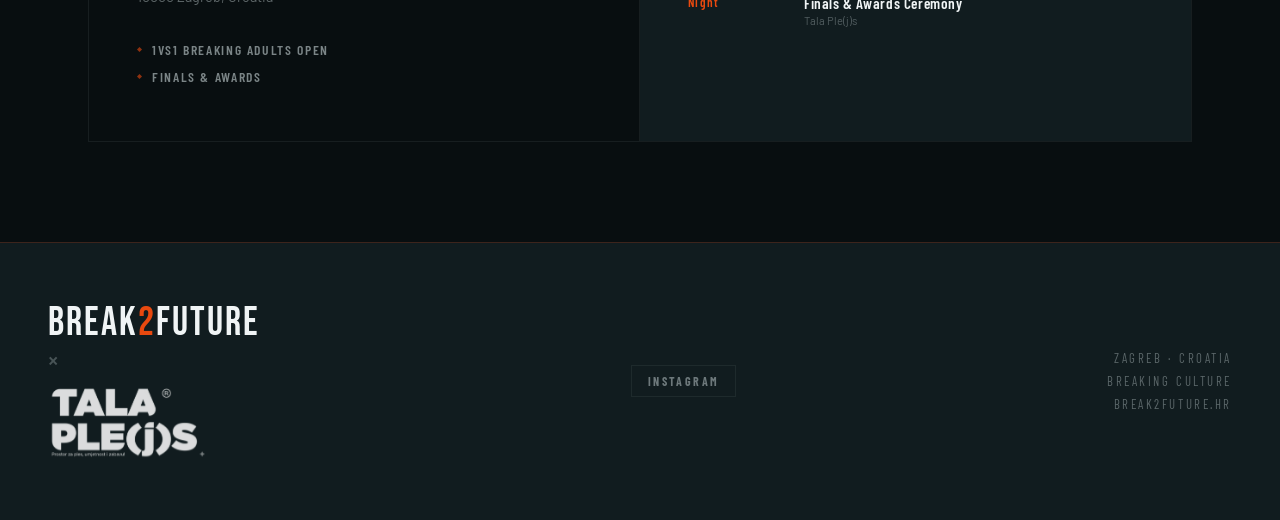
<file: b2f-2024.html>
<!DOCTYPE html>
<html lang="en">
<head>
<meta charset="UTF-8">
<meta name="viewport" content="width=device-width, initial-scale=1.0">
<title>BREAK2FUTURE 2024 — Recap</title>
<link rel="preconnect" href="https://fonts.googleapis.com">
<link href="https://fonts.googleapis.com/css2?family=Bebas+Neue&family=Barlow+Condensed:wght@400;600;700&family=Barlow:wght@300;400&display=swap" rel="stylesheet">
<link rel="stylesheet" href="style.css">
<style>
  *, *::before, *::after { box-sizing: border-box; margin: 0; padding: 0; }

  :root {
    --orange: #E8490F;
    --teal: #0D2B2E;
    --dark: #080E10;
    --mid: #111C1F;
    --light: #C8D4D6;
    --white: #F0F4F5;
    --gold: #D4A843;
    --silver: #94A8AE;
    --bronze: #B5734A;
  }

  html { scroll-behavior: smooth; }
  body {
    background: var(--dark);
    color: var(--white);
    font-family: 'Barlow', sans-serif;
    overflow-x: hidden;
  }

  body::before {
    content: '';
    position: fixed; inset: 0;
    background-image: url("data:image/svg+xml,%3Csvg viewBox='0 0 256 256' xmlns='http://www.w3.org/2000/svg'%3E%3Cfilter id='noise'%3E%3CfeTurbulence type='fractalNoise' baseFrequency='0.9' numOctaves='4' stitchTiles='stitch'/%3E%3C/filter%3E%3Crect width='100%25' height='100%25' filter='url(%23noise)' opacity='1'/%3E%3C/svg%3E");
    opacity: 0.04;
    pointer-events: none; z-index: 9999;
  }

  /* ── COMPACT HEADER ── */
  .site-header {
    position: relative;
    background: var(--mid);
    border-bottom: 1px solid rgba(232,73,15,0.25);
    overflow: hidden;
  }

  .site-header::before {
    content: '2024';
    position: absolute; right: -20px; top: 50%; transform: translateY(-50%);
    font-family: 'Bebas Neue', sans-serif;
    font-size: clamp(120px, 18vw, 260px);
    color: rgba(232,73,15,0.06);
    line-height: 1;
    pointer-events: none; user-select: none;
    letter-spacing: -0.02em;
  }

  .header-top {
    display: flex; justify-content: space-between; align-items: center;
    padding: 20px 48px;
    border-bottom: 1px solid rgba(200,212,214,0.06);
  }
  .nav-logo {
    font-family: 'Bebas Neue', sans-serif;
    font-size: 1.4rem; letter-spacing: 0.15em;
    color: var(--white); text-decoration: none;
  }
  .nav-logo span { color: var(--orange); }
  .nav-links { display: flex; gap: 36px; list-style: none; }
  .nav-links a {
    font-family: 'Barlow Condensed', sans-serif;
    font-size: 0.8rem; font-weight: 600;
    letter-spacing: 0.2em; text-transform: uppercase;
    color: var(--light); text-decoration: none; opacity: 0.6;
    transition: opacity 0.2s, color 0.2s;
  }
  .nav-links a:hover { opacity: 1; color: var(--orange); }

  .header-body {
    display: grid;
    grid-template-columns: 1fr auto;
    align-items: end;
    gap: 40px;
    padding: 40px 48px 44px;
    position: relative; z-index: 1;
  }

  .header-edition {
    font-family: 'Barlow Condensed', sans-serif;
    font-size: 0.7rem; font-weight: 700;
    letter-spacing: 0.45em; text-transform: uppercase;
    color: var(--orange); margin-bottom: 14px;
    display: flex; align-items: center; gap: 12px;
  }
  .header-edition::before {
    content: '';
    display: inline-block; width: 28px; height: 1px;
    background: var(--orange);
  }

  .header-title {
    font-family: 'Bebas Neue', sans-serif;
    font-size: clamp(48px, 7vw, 96px);
    line-height: 0.95; letter-spacing: 0.01em;
  }
  .header-title .word { display: inline; }
  .header-title .num {
    -webkit-text-stroke: 1.5px var(--orange);
    color: transparent;
    margin: 0 4px;
  }

  .header-meta {
    display: flex; align-items: flex-end; flex-direction: column;
    gap: 6px; text-align: right;
    padding-bottom: 4px;
  }
  .header-meta-badge {
    display: inline-block;
    background: rgba(232,73,15,0.15);
    border: 1px solid rgba(232,73,15,0.4);
    color: var(--orange);
    font-family: 'Barlow Condensed', sans-serif;
    font-size: 0.65rem; font-weight: 700;
    letter-spacing: 0.3em; text-transform: uppercase;
    padding: 5px 14px; margin-bottom: 10px;
  }
  .header-meta-line {
    font-family: 'Barlow Condensed', sans-serif;
    font-size: 0.85rem; font-weight: 600;
    letter-spacing: 0.2em; text-transform: uppercase;
    color: var(--light); opacity: 0.55;
  }
  .header-meta-line strong { color: var(--white); opacity: 1; font-weight: 700; }

  /* ── STATS BAR ── */
  .stats-bar {
    background: var(--teal);
    display: flex; justify-content: center; align-items: stretch;
    border-bottom: 1px solid rgba(232,73,15,0.15);
  }
  .stat-item {
    flex: 1; max-width: 200px;
    padding: 20px 24px;
    text-align: center;
    border-right: 1px solid rgba(200,212,214,0.08);
  }
  .stat-item:last-child { border-right: none; }
  .stat-num {
    font-family: 'Bebas Neue', sans-serif;
    font-size: 2rem; line-height: 1;
    color: var(--orange);
  }
  .stat-label {
    font-family: 'Barlow Condensed', sans-serif;
    font-size: 0.65rem; font-weight: 600;
    letter-spacing: 0.25em; text-transform: uppercase;
    color: var(--light); opacity: 0.45; margin-top: 4px;
  }

  /* ── JUDGES ── */
  .judges-section { padding: 120px 48px; max-width: 1200px; margin: 0 auto; }
  .judges-grid { display: grid; grid-template-columns: repeat(3, 1fr); gap: 24px; margin-top: 60px; }

  /* flip wrapper */
  .judge-card-wrap { perspective: 1000px; cursor: pointer; }
  .judge-card-inner {
    position: relative;
    transform-style: preserve-3d;
    transition: transform 0.6s cubic-bezier(0.45, 0, 0.55, 1);
  }
  .judge-card-wrap.flipped .judge-card-inner { transform: rotateY(180deg); }

  .judge-front, .judge-back {
    backface-visibility: hidden;
    -webkit-backface-visibility: hidden;
    clip-path: polygon(0 0, calc(100% - 20px) 0, 100% 20px, 100% 100%, 20px 100%, 0 calc(100% - 20px));
    overflow: hidden;
  }
  .judge-front { background: var(--mid); position: relative; }
  .judge-back {
    position: absolute; inset: 0;
    background: var(--teal);
    transform: rotateY(180deg);
    display: flex; flex-direction: column; justify-content: center;
    padding: 32px 28px;
  }

  .judge-role {
    position: absolute; top: 16px; left: 16px;
    font-family: 'Barlow Condensed', sans-serif;
    font-size: 0.65rem; font-weight: 700;
    letter-spacing: 0.3em; text-transform: uppercase;
    color: var(--orange); z-index: 2;
    background: rgba(8,14,16,0.7); padding: 4px 10px;
  }
  .judge-placeholder {
    width: 100%; aspect-ratio: 3/4;
    background: linear-gradient(160deg, #0D2B2E, #111C1F);
    display: flex; align-items: center; justify-content: center;
  }
  .judge-info { padding: 20px 24px 24px; position: relative; }
  .judge-info::before {
    content: ''; position: absolute; top: 0; left: 24px;
    width: 40px; height: 2px; background: var(--orange);
  }
  .judge-name { font-family: 'Bebas Neue', sans-serif; font-size: 2rem; line-height: 1; color: var(--white); }
  .judge-origin { font-family: 'Barlow Condensed', sans-serif; font-size: 0.75rem; letter-spacing: 0.3em; text-transform: uppercase; color: var(--orange); margin-top: 6px; }

  .judge-back-tag {
    font-family: 'Barlow Condensed', sans-serif;
    font-size: 0.6rem; font-weight: 700;
    letter-spacing: 0.35em; text-transform: uppercase;
    color: var(--orange); margin-bottom: 20px;
    display: flex; align-items: center; gap: 10px;
  }
  .judge-back-tag::after { content: ''; flex: 1; height: 1px; background: rgba(232,73,15,0.3); }
  .judge-back-name { font-family: 'Bebas Neue', sans-serif; font-size: 2.6rem; line-height: 1; color: var(--white); margin-bottom: 4px; }
  .judge-back-crew { font-family: 'Barlow Condensed', sans-serif; font-size: 0.8rem; font-weight: 600; letter-spacing: 0.2em; text-transform: uppercase; color: var(--orange); margin-bottom: 20px; }
  .judge-back-bio { font-family: 'Barlow', sans-serif; font-size: 0.85rem; line-height: 1.65; color: var(--light); opacity: 0.7; }
  .judge-back-ig { margin-top: 14px; font-family: 'Barlow Condensed', sans-serif; font-size: 0.8rem; font-weight: 600; letter-spacing: 0.1em; color: var(--orange); opacity: 0.85; }
  .judge-back-ig a { color: var(--orange); text-decoration: none; transition: opacity 0.2s; }
  .judge-back-ig a:hover { opacity: 1; text-decoration: underline; }
  .judge-back-hint { margin-top: auto; padding-top: 20px; font-family: 'Barlow Condensed', sans-serif; font-size: 0.6rem; letter-spacing: 0.2em; text-transform: uppercase; color: var(--light); opacity: 0.25; }

  /* ── GALLERY ── */
  .gallery-section { padding: 100px 0; background: var(--dark); }
  .gallery-inner { max-width: 1200px; margin: 0 auto; padding: 0 48px; }

  .gallery-grid-25 {
    display: grid;
    grid-template-columns: repeat(3, 1fr);
    grid-auto-rows: 280px;
    gap: 8px;
    margin-top: 48px;
  }

  .gp {
    background: var(--mid);
    display: flex; align-items: center; justify-content: center;
    position: relative; overflow: hidden;
  }
  .gp.span2 { grid-column: span 2; }
  .gp-inner {
    display: flex; flex-direction: column; align-items: center; gap: 12px;
    opacity: 0.12;
  }
  .gp-inner svg polygon { fill: none; stroke: var(--orange); stroke-width: 1; }
  .gp-tag {
    position: absolute; bottom: 14px; left: 16px;
    font-family: 'Barlow Condensed', sans-serif;
    font-size: 0.55rem; font-weight: 700;
    letter-spacing: 0.3em; text-transform: uppercase;
    color: var(--light); opacity: 0.15;
  }

  /* ── RESULTS ── */
  .results-section { padding: 100px 48px; max-width: 1200px; margin: 0 auto; }

  .section-label {
    font-family: 'Barlow Condensed', sans-serif;
    font-size: 0.7rem; font-weight: 700;
    letter-spacing: 0.45em; text-transform: uppercase;
    color: var(--orange); margin-bottom: 16px;
  }
  .section-heading {
    font-family: 'Bebas Neue', sans-serif;
    font-size: clamp(44px, 6vw, 80px);
    line-height: 0.95; margin-bottom: 56px;
  }

  .winners-grid {
    display: grid;
    grid-template-columns: 1fr 1fr;
    gap: 2px;
  }

  .winner-block {
    background: var(--mid);
    padding: 48px 40px;
    position: relative; overflow: hidden;
    transition: background 0.3s;
  }
  .winner-block:hover { background: #151F22; }
  .winner-block::after {
    content: '';
    position: absolute; bottom: 0; left: 40px; right: 40px;
    height: 2px; background: var(--orange); opacity: 0.2;
    transition: opacity 0.3s;
  }
  .winner-block:hover::after { opacity: 0.5; }

  .winner-category {
    font-family: 'Barlow Condensed', sans-serif;
    font-size: 0.65rem; font-weight: 700;
    letter-spacing: 0.4em; text-transform: uppercase;
    color: var(--orange); margin-bottom: 32px;
    display: flex; align-items: center; gap: 10px;
  }
  .winner-category::after { content: ''; flex: 1; height: 1px; background: rgba(232,73,15,0.2); }

  .winner-rank-label {
    font-family: 'Barlow Condensed', sans-serif;
    font-size: 0.6rem; font-weight: 600;
    letter-spacing: 0.3em; text-transform: uppercase;
    color: var(--light); opacity: 0.3; margin-bottom: 6px;
  }
  .winner-name {
    font-family: 'Bebas Neue', sans-serif;
    font-size: clamp(40px, 5vw, 72px);
    line-height: 0.95; color: var(--white); margin-bottom: 8px;
  }
  .winner-tag {
    display: inline-flex; align-items: center; gap: 8px;
    background: rgba(212,168,67,0.12);
    border: 1px solid rgba(212,168,67,0.3);
    color: var(--gold);
    font-family: 'Barlow Condensed', sans-serif;
    font-size: 0.65rem; font-weight: 700;
    letter-spacing: 0.25em; text-transform: uppercase;
    padding: 5px 14px; margin-top: 16px;
  }
  .winner-tag-silver {
    display: inline-flex; align-items: center; gap: 8px;
    background: rgba(148,168,174,0.12);
    border: 1px solid rgba(148,168,174,0.3);
    color: var(--silver);
    font-family: 'Barlow Condensed', sans-serif;
    font-size: 0.65rem; font-weight: 700;
    letter-spacing: 0.25em; text-transform: uppercase;
    padding: 5px 14px; margin-top: 16px;
  }

  /* ── PODIUM (combined winners block) ── */
  .podium-row {
    display: flex;
    align-items: flex-start;
    gap: 48px;
    margin-top: 8px;
  }
  .podium-item { flex: 1; }
  .podium-divider {
    width: 1px;
    align-self: stretch;
    background: rgba(200,212,214,0.08);
    flex-shrink: 0;
  }
  .winner-name-sm {
    font-size: clamp(28px, 3.5vw, 52px) !important;
  }

  /* ── VENUE ── */
  .venue-section { padding: 100px 48px; max-width: 1200px; margin: 0 auto; }

  .venue-single {
    display: grid;
    grid-template-columns: 1fr 1fr;
    gap: 0;
    border: 1px solid rgba(200,212,214,0.08);
  }
  .venue-left { padding: 56px 48px; border-right: 1px solid rgba(200,212,214,0.08); }
  .venue-right { padding: 56px 48px; background: var(--mid); }

  .venue-edition-num {
    font-family: 'Bebas Neue', sans-serif;
    font-size: 6rem; line-height: 1;
    color: rgba(232,73,15,0.1); margin-bottom: -16px;
  }
  .venue-name-big {
    font-family: 'Bebas Neue', sans-serif;
    font-size: 3rem; line-height: 1;
    color: var(--white); margin-bottom: 16px;
  }
  .venue-addr { font-family: 'Barlow', sans-serif; font-size: 0.9rem; color: var(--light); opacity: 0.45; line-height: 1.7; }

  .venue-tags { margin-top: 32px; display: flex; flex-direction: column; gap: 10px; }
  .vtag {
    display: flex; align-items: center; gap: 10px;
    font-family: 'Barlow Condensed', sans-serif;
    font-size: 0.85rem; font-weight: 600;
    letter-spacing: 0.12em; text-transform: uppercase;
    color: var(--light); opacity: 0.6;
  }
  .vtag-dot { width: 5px; height: 5px; background: var(--orange); clip-path: polygon(50% 0%, 100% 50%, 50% 100%, 0% 50%); flex-shrink: 0; }

  .venue-right-title {
    font-family: 'Barlow Condensed', sans-serif;
    font-size: 0.65rem; font-weight: 700;
    letter-spacing: 0.35em; text-transform: uppercase;
    color: var(--orange); margin-bottom: 28px;
  }
  .venue-schedule-item {
    display: flex; gap: 16px;
    padding: 14px 0;
    border-bottom: 1px solid rgba(200,212,214,0.06);
  }
  .venue-schedule-item:last-child { border-bottom: none; }
  .vsi-time {
    font-family: 'Barlow Condensed', sans-serif;
    font-size: 0.8rem; font-weight: 600;
    letter-spacing: 0.1em; color: var(--orange); min-width: 100px;
  }
  .vsi-name { font-family: 'Barlow Condensed', sans-serif; font-size: 0.95rem; font-weight: 600; letter-spacing: 0.04em; color: var(--white); }
  .vsi-sub { font-family: 'Barlow', sans-serif; font-size: 0.7rem; color: var(--light); opacity: 0.35; margin-top: 2px; }

  /* footer + hamburger → style.css + components.js */

  /* ── LANG TOGGLE ── */
  .lang-toggle { display:flex; border: 1px solid rgba(200,212,214,0.2); }
  .lang-btn { font-family:'Barlow Condensed',sans-serif; font-size:0.7rem; font-weight:700; letter-spacing:0.2em; padding:6px 14px; cursor:pointer; border:none; background:transparent; color:var(--light); opacity:0.4; transition:all 0.2s; text-transform:uppercase; }
  .lang-btn.active { background:var(--orange); color:var(--dark); opacity:1; }

  /* ── ANIMATIONS ── */
  .reveal { opacity: 0; transform: translateY(32px); transition: opacity 0.6s ease, transform 0.6s ease; }
  .reveal.visible { opacity: 1; transform: none; }

  /* ── RESPONSIVE ── */
  @media (max-width: 768px) {
    .header-top { padding: 16px 24px; }
    .nav-links { display: none; }
    .header-body { grid-template-columns: 1fr; padding: 32px 24px 36px; gap: 24px; }
    .header-meta { align-items: flex-start; text-align: left; }
    .stats-bar { overflow-x: auto; }
    .judges-section { padding: 80px 24px; }
    .judges-grid { grid-template-columns: 1fr; }
    .gallery-section { padding: 72px 0; }
    .gallery-inner { padding: 0 24px; }
    .gallery-grid-25 { grid-template-columns: 1fr 1fr; grid-auto-rows: 200px; }
    .gp.span2 { grid-column: span 2; }
    .results-section { padding: 72px 24px; }
    .winners-grid { grid-template-columns: 1fr; }
    .venue-section { padding: 72px 24px; }
    .venue-single { grid-template-columns: 1fr; }
    .venue-left { border-right: none; border-bottom: 1px solid rgba(200,212,214,0.08); padding: 40px 28px; }
    .venue-right { padding: 40px 28px; }
  }
</style>
</head>
<body>

<!-- COMPACT HEADER -->
<header class="site-header">
  <div class="header-top">
    <a href="index.html" class="nav-logo">BREAK<span>2</span>FUTURE</a>
    <div style="display:flex;align-items:center;gap:28px;">
      <ul class="nav-links">
        <li><a href="index.html" data-en="← Home" data-hr="← Početna">← Home</a></li>
        <li><a href="#results" data-en="Results" data-hr="Rezultati">Results</a></li>
        <li><a href="#judges" data-en="Judges" data-hr="Suci">Judges</a></li>
        <li><a href="#gallery" data-en="Gallery" data-hr="Galerija">Gallery</a></li>
        <li><a href="#venue" data-en="Venue" data-hr="Lokacija">Venue</a></li>
      </ul>
      <div class="lang-toggle desktop-lang">
        <button class="lang-btn" data-lang="hr" onclick="applyLang('hr')">HR</button>
        <button class="lang-btn active" data-lang="en" onclick="applyLang('en')">EN</button>
      </div>
      <button class="hamburger" id="hamburger" aria-label="Menu"><span></span><span></span><span></span></button>
    </div>
  </div>
  <div class="header-body">
    <div class="header-left">
      <div class="header-edition" data-en="Edition 2024" data-hr="Izdanje 2024">Edition 2024</div>
      <h1 class="header-title">
        <span class="word">BREAK</span><span class="num">2</span><span class="word">FUTURE</span>
      </h1>
    </div>
    <div class="header-meta">
      <div class="header-meta-badge" data-en="Event Finished" data-hr="Event Završen">Event Finished</div>
      <div class="header-meta-line"><strong>Zagreb</strong>, Croatia</div>
      <div class="header-meta-line">Tala Ple(j)s</div>
    </div>
  </div>
</header>

<!-- STATS BAR -->
<div class="stats-bar">
  <div class="stat-item">
    <div class="stat-num">1</div>
    <div class="stat-label">Battle Category</div>
  </div>
  <div class="stat-item">
    <div class="stat-num">3</div>
    <div class="stat-label">Int'l Judges</div>
  </div>
  <div class="stat-item">
    <div class="stat-num">1</div>
    <div class="stat-label">Venue</div>
  </div>
  <div class="stat-item">
    <div class="stat-num">1</div>
    <div class="stat-label">Battle DJ</div>
  </div>
</div>

<!-- RESULTS -->
<section class="results-section" id="results">
  <p class="section-label reveal" data-en="Battle Results" data-hr="Rezultati Bitaka">Battle Results</p>
  <h2 class="section-heading reveal" data-en="WINNERS &amp;<br>RESULTS" data-hr="POBJEDNICI &amp;<br>REZULTATI">WINNERS &<br>RESULTS</h2>

  <div class="winner-block reveal">
    <div class="winner-category">1VS1 Breaking — Adults Open</div>
    <div class="podium-row">
      <div class="podium-item">
        <div class="winner-rank-label">1st Place</div>
        <div class="winner-name">DANIEL</div>
        <div class="winner-tag">🥇 Champion</div>
      </div>
      <div class="podium-divider"></div>
      <div class="podium-item">
        <div class="winner-rank-label">2nd Place</div>
        <div class="winner-name winner-name-sm">DJUS</div>
        <div class="winner-tag-silver">🥈 Runner-up</div>
      </div>
    </div>
  </div>
</section>

<!-- JUDGES -->
<section class="judges-section" id="judges">
  <p class="section-label reveal" data-en="The Panel" data-hr="Panel Sudaca">The Panel</p>
  <h2 class="section-heading reveal" data-en="JUDGES &amp;<br>ARTISTS" data-hr="SUCI &amp;<br>UMJETNICI">JUDGES &<br>ARTISTS</h2>
  <div class="judges-grid">

    <!-- Kuzya -->
    <div class="judge-card-wrap reveal">
      <div class="judge-card-inner">
        <div class="judge-front">
          <div class="judge-role">Breaking Judge</div>
          <div class="judge-placeholder">
            <img src="photos/kuzya.png" alt="Kuzya" style="width:100%;height:100%;object-fit:cover;display:block;">
          </div>
          <div class="judge-info"><div class="judge-name">KUZYA</div><div class="judge-origin">🇺🇦 Ukraine</div></div>
        </div>
        <div class="judge-back">
          <div class="judge-back-tag">Breaking Judge</div>
          <div class="judge-back-name">KUZYA</div>
          <div class="judge-back-crew">🇺🇦 Ukraine</div>
          <div class="judge-back-bio">Ukrainian b-boy known for his explosive power moves and sharp technical execution. A respected competitor and judge across Europe, bringing raw energy and an eye for detail to every battle panel.</div>
          <div class="judge-back-hint">tap to flip back</div>
        </div>
      </div>
    </div>

    <!-- Johnny Fox -->
    <div class="judge-card-wrap reveal">
      <div class="judge-card-inner">
        <div class="judge-front">
          <div class="judge-role">Breaking Judge</div>
          <div class="judge-placeholder">
            <img src="photos/johnny-fox.png" alt="Johnny Fox" style="width:100%;height:100%;object-fit:cover;display:block;">
          </div>
          <div class="judge-info"><div class="judge-name">JOHNNY FOX</div><div class="judge-origin">Breaking Judge</div></div>
        </div>
        <div class="judge-back">
          <div class="judge-back-tag">Breaking Judge</div>
          <div class="judge-back-name">JOHNNY FOX</div>
          <div class="judge-back-crew">Breaking Judge</div>
          <div class="judge-back-bio">A seasoned b-boy with a deep connection to the culture and a versatile judging approach. Johnny Fox brings balance and experience to the panel, known for reading both the music and the movement.</div>
          <div class="judge-back-hint">tap to flip back</div>
        </div>
      </div>
    </div>

    <!-- Naki -->
    <div class="judge-card-wrap reveal">
      <div class="judge-card-inner">
        <div class="judge-front">
          <div class="judge-role">Breaking Judge</div>
          <div class="judge-placeholder">
            <img src="photos/naki.png" alt="Naki" style="width:100%;height:100%;object-fit:cover;display:block;">
          </div>
          <div class="judge-info"><div class="judge-name">NAKI</div><div class="judge-origin">Breaking Judge</div></div>
        </div>
        <div class="judge-back">
          <div class="judge-back-tag">Breaking Judge</div>
          <div class="judge-back-name">NAKI</div>
          <div class="judge-back-crew">Breaking Judge</div>
          <div class="judge-back-bio">B-boy with a strong foundation and creative style, recognized on the international circuit. Naki evaluates with a focus on musicality, authenticity and the essence of breaking culture.</div>
          <div class="judge-back-hint">tap to flip back</div>
        </div>
      </div>
    </div>

  </div>
</section>

<!-- DJ & CREW -->
<section class="judges-section" id="crew" style="padding-top: 0;">
  <p class="section-label reveal" data-en="Sound &amp; Media" data-hr="Zvuk i Mediji">Sound &amp; Media</p>
  <h2 class="section-heading reveal" data-en="DJ &amp;<br>CREW" data-hr="DJ &amp;<br>EKIPA">DJ &<br>CREW</h2>
  <div class="judges-grid">

    <!-- DJ Tzek -->
    <div class="judge-card-wrap reveal">
      <div class="judge-card-inner">
        <div class="judge-front">
          <div class="judge-role">Battle DJ</div>
          <div class="judge-placeholder">
            <img src="photos/tzek.png" alt="DJ Tzek" style="width:100%;height:100%;object-fit:cover;display:block;">
          </div>
          <div class="judge-info"><div class="judge-name">DJ TZEK</div><div class="judge-origin">Battle DJ</div></div>
        </div>
        <div class="judge-back">
          <div class="judge-back-tag">Battle DJ</div>
          <div class="judge-back-name">DJ TZEK</div>
          <div class="judge-back-crew">B2F 2024 Official Battle DJ</div>
          <div class="judge-back-bio">Official battle DJ for B2F 2024. Tzek set the tone for every round, locking in the energy from qualifiers through to the final battle.</div>
          <div class="judge-back-ig"><a href="https://www.instagram.com/dj_tzek" target="_blank" rel="noopener">@dj_tzek</a></div>
          <div class="judge-back-hint">tap to flip back</div>
        </div>
      </div>
    </div>

  </div>
</section>

<!-- GALLERY -->
<section class="gallery-section" id="gallery">
  <div class="gallery-inner">
    <p class="section-label reveal" data-en="Photo Gallery" data-hr="Foto Galerija">Photo Gallery</p>
    <h2 class="section-heading reveal" data-en="B2F 2024<br>IN PHOTOS" data-hr="B2F 2024<br>NA FOTOGRAFIJAMA">B2F 2024<br>IN PHOTOS</h2>
    <div class="gallery-grid-25">
      <div class="gp span2 reveal">
        <div class="gp-inner">
          <svg width="100" height="100" viewBox="0 0 120 120"><polygon points="36,3 84,3 117,36 117,84 84,117 36,117 3,84 3,36"/></svg>
        </div>
        <span class="gp-tag">Battle Finals</span>
      </div>
      <div class="gp reveal">
        <div class="gp-inner"><svg width="60" height="60" viewBox="0 0 120 120"><polygon points="36,3 84,3 117,36 117,84 84,117 36,117 3,84 3,36"/></svg></div>
        <span class="gp-tag">Crowd</span>
      </div>
      <div class="gp reveal">
        <div class="gp-inner"><svg width="60" height="60" viewBox="0 0 120 120"><polygon points="36,3 84,3 117,36 117,84 84,117 36,117 3,84 3,36"/></svg></div>
        <span class="gp-tag">Adults 1v1</span>
      </div>
      <div class="gp reveal">
        <div class="gp-inner"><svg width="60" height="60" viewBox="0 0 120 120"><polygon points="36,3 84,3 117,36 117,84 84,117 36,117 3,84 3,36"/></svg></div>
        <span class="gp-tag">Judges</span>
      </div>
      <div class="gp span2 reveal">
        <div class="gp-inner"><svg width="100" height="100" viewBox="0 0 120 120"><polygon points="36,3 84,3 117,36 117,84 84,117 36,117 3,84 3,36"/></svg></div>
        <span class="gp-tag">Winners</span>
      </div>
    </div>
  </div>
</section>

<!-- VENUE -->
<section class="venue-section" id="venue">
  <p class="section-label reveal" data-en="Where it happened" data-hr="Gdje se odvilo">Where it happened</p>
  <h2 class="section-heading reveal" data-en="VENUE" data-hr="LOKACIJA">VENUE</h2>

  <div class="venue-single reveal">
    <div class="venue-left">
      <div class="venue-edition-num">24</div>
      <div class="venue-name-big">Tala Ple(j)s</div>
      <div class="venue-addr">
        Radnička cesta 27<br>
        10000 Zagreb, Croatia
      </div>
      <div class="venue-tags">
        <div class="vtag"><div class="vtag-dot"></div>1VS1 Breaking Adults Open</div>
        <div class="vtag"><div class="vtag-dot"></div>Finals & Awards</div>
      </div>
    </div>
    <div class="venue-right">
      <div class="venue-right-title">Programme</div>
      <div class="venue-schedule-item">
        <div><div class="vsi-time">Afternoon</div></div>
        <div><div class="vsi-name">Qualifications – 1VS1 Adults Open</div><div class="vsi-sub">Tala Ple(j)s</div></div>
      </div>
      <div class="venue-schedule-item">
        <div><div class="vsi-time">Evening</div></div>
        <div><div class="vsi-name">Battles – 1VS1 Adults Open</div><div class="vsi-sub">Tala Ple(j)s · feat. DJ Tzek</div></div>
      </div>
      <div class="venue-schedule-item">
        <div><div class="vsi-time">Night</div></div>
        <div><div class="vsi-name">Finals & Awards Ceremony</div><div class="vsi-sub">Tala Ple(j)s</div></div>
      </div>
    </div>
  </div>
</section>

<div id="site-footer"></div>

<script>
  function applyLang(lang) {
    document.querySelectorAll('[data-en],[data-hr]').forEach(el => {
      const txt = el.getAttribute('data-' + lang);
      if (txt !== null) el.innerHTML = txt;
    });
    document.querySelectorAll('.lang-btn').forEach(b =>
      b.classList.toggle('active', b.dataset.lang === lang)
    );
    document.documentElement.lang = lang;
    localStorage.setItem('b2f-lang', lang);
  }
  applyLang(localStorage.getItem('b2f-lang') || 'en');

  // ── Flip cards ────────────────────────────────────
  document.querySelectorAll('.judge-card-wrap').forEach(card => {
    card.addEventListener('click', e => {
      if (!e.target.closest('a')) card.classList.toggle('flipped');
    });
  });

  // ── Reveal ────────────────────────────────────────
  const reveals = document.querySelectorAll('.reveal');
  const observer = new IntersectionObserver((entries) => {
    entries.forEach((e, i) => {
      if (e.isIntersecting) {
        setTimeout(() => e.target.classList.add('visible'), i * 70);
        observer.unobserve(e.target);
      }
    });
  }, { threshold: 0.1 });
  reveals.forEach(el => observer.observe(el));
</script>
<script src="components.js"></script>
</body>
</html>
</file>
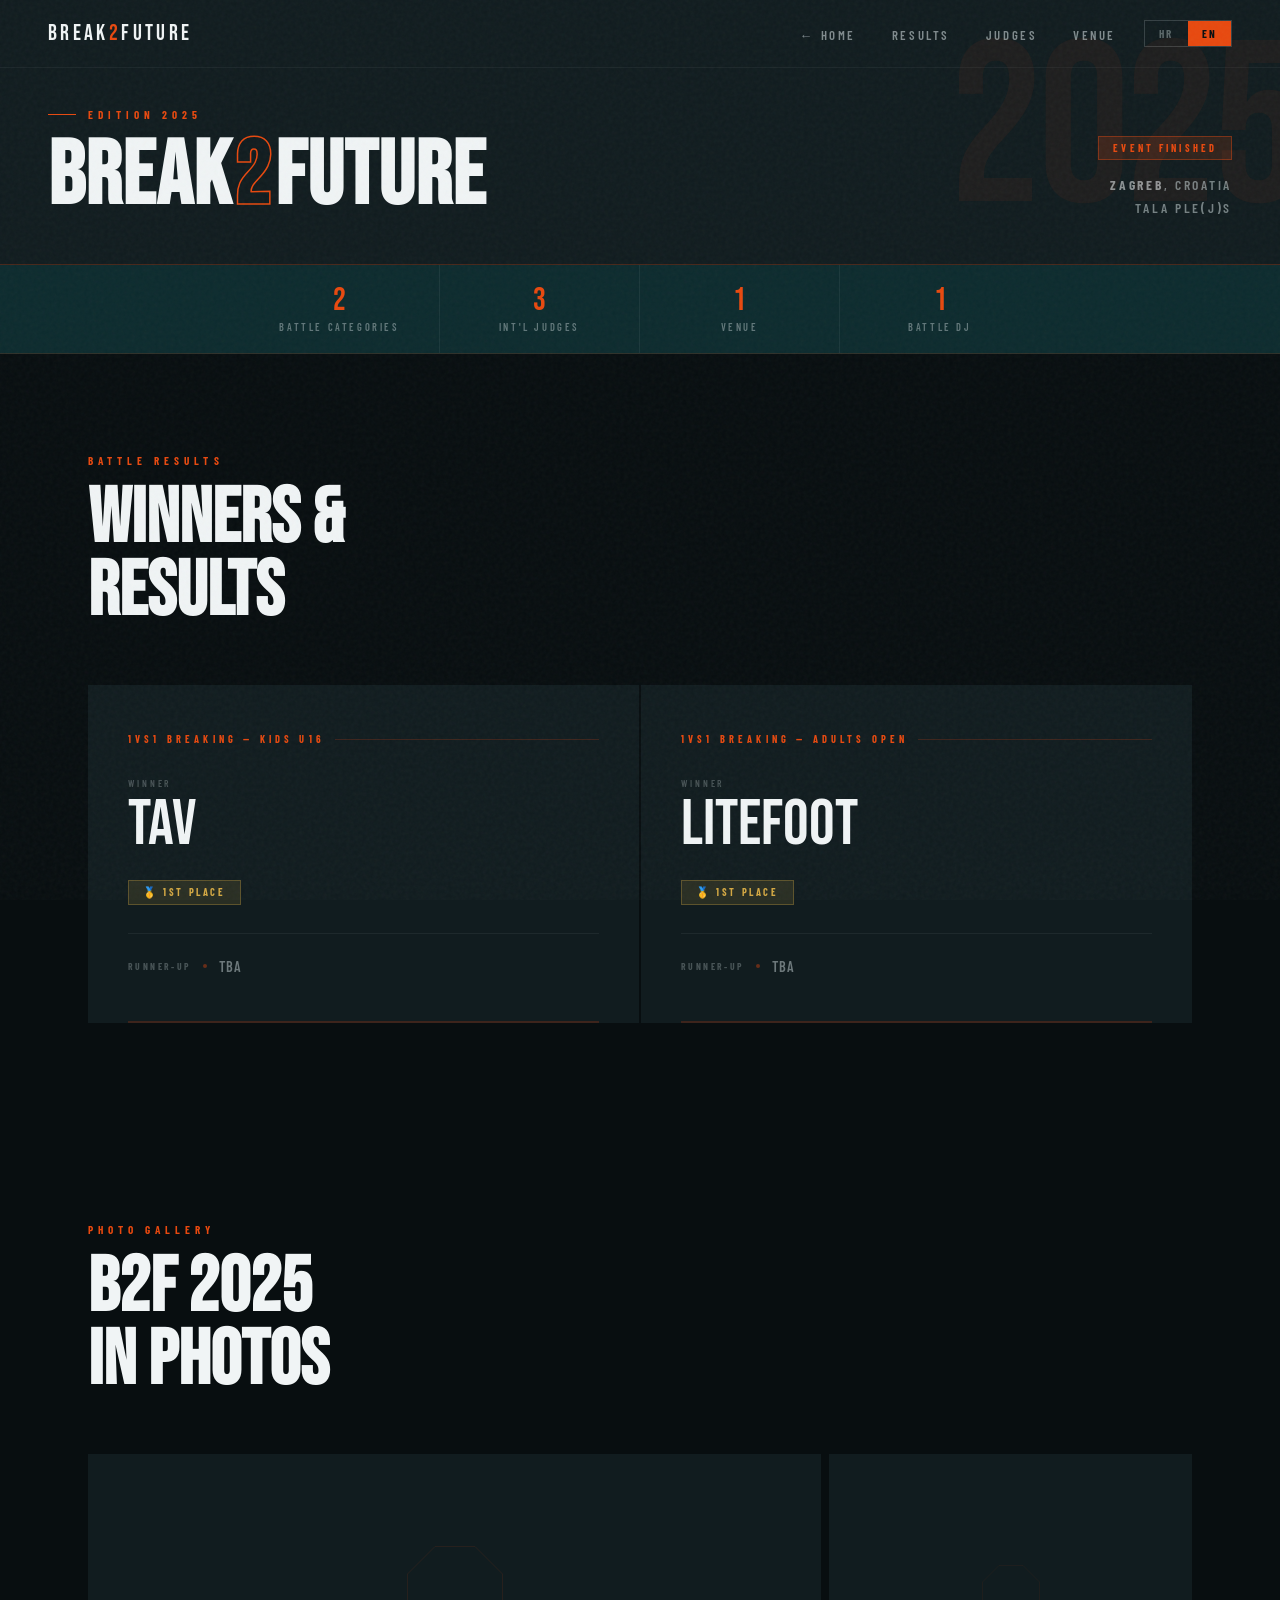
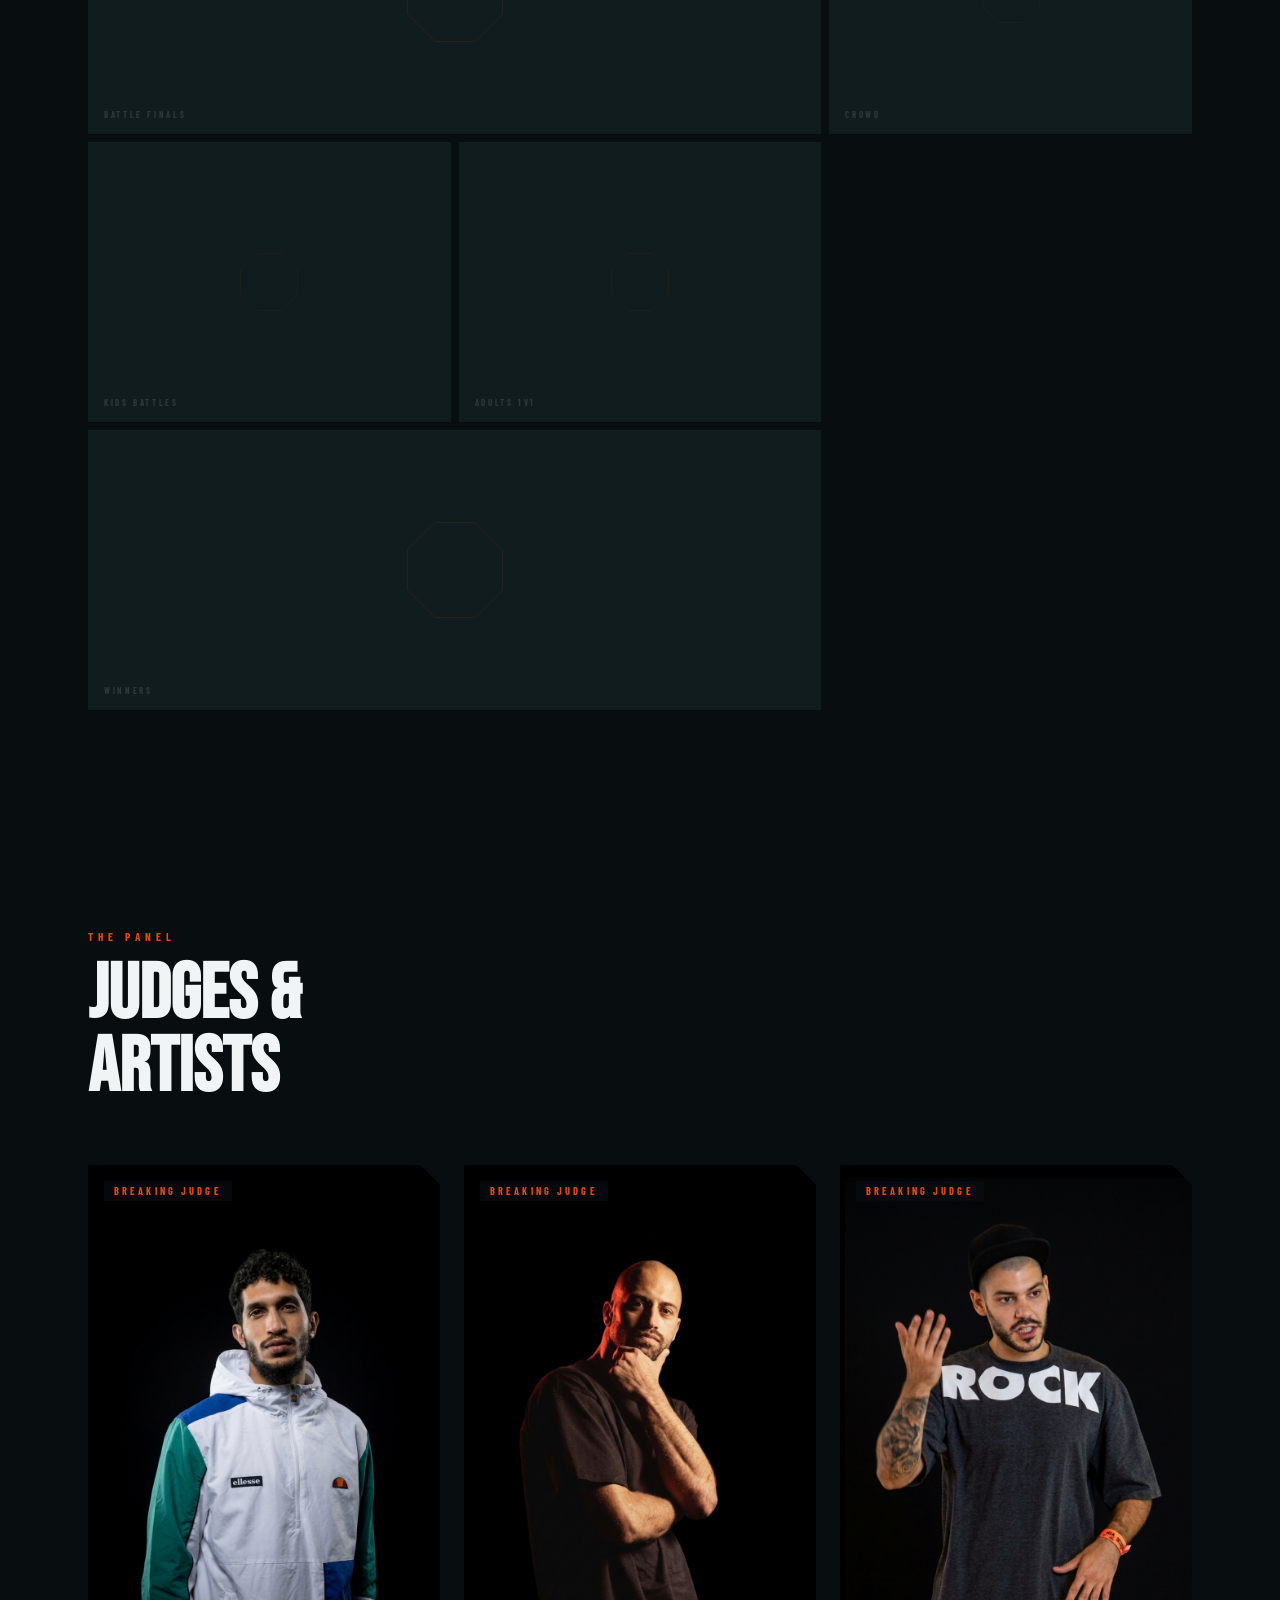
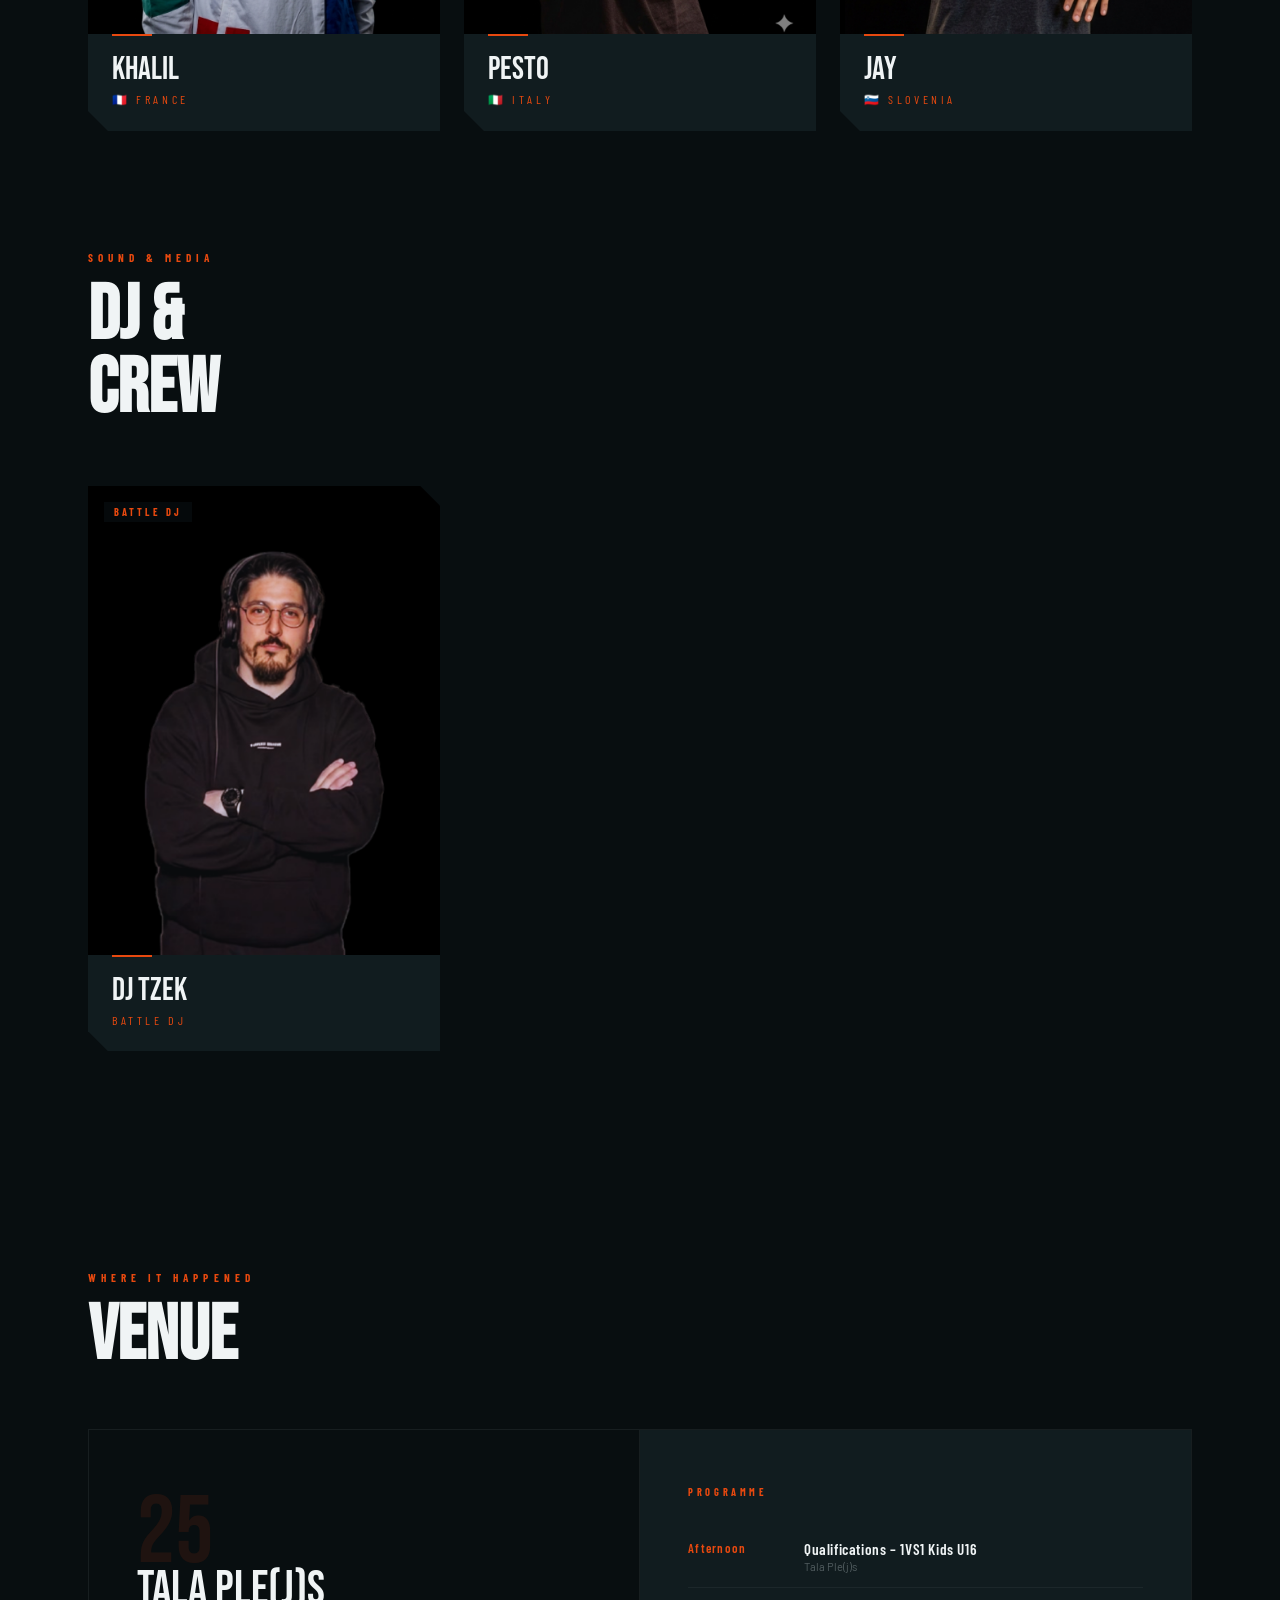
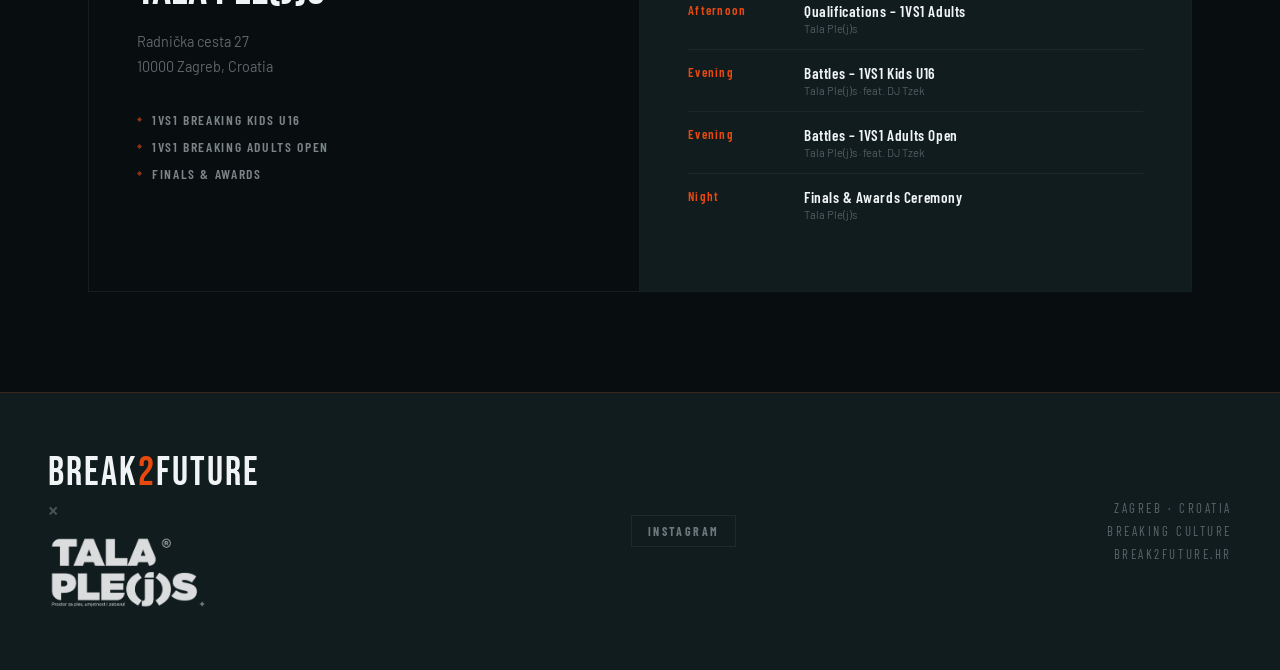
<file: b2f-2025.html>
<!DOCTYPE html>
<html lang="en">
<head>
<meta charset="UTF-8">
<meta name="viewport" content="width=device-width, initial-scale=1.0">
<title>BREAK2FUTURE 2025 — Recap</title>
<link rel="preconnect" href="https://fonts.googleapis.com">
<link href="https://fonts.googleapis.com/css2?family=Bebas+Neue&family=Barlow+Condensed:wght@400;600;700&family=Barlow:wght@300;400&display=swap" rel="stylesheet">
  <link rel="stylesheet" href="style.css">
<style>
  *, *::before, *::after { box-sizing: border-box; margin: 0; padding: 0; }

  :root {
    --orange: #E8490F;
    --teal: #0D2B2E;
    --dark: #080E10;
    --mid: #111C1F;
    --light: #C8D4D6;
    --white: #F0F4F5;
    --gold: #D4A843;
    --silver: #94A8AE;
    --bronze: #B5734A;
  }

  html { scroll-behavior: smooth; }
  body {
    background: var(--dark);
    color: var(--white);
    font-family: 'Barlow', sans-serif;
    overflow-x: hidden;
  }

  body::before {
    content: '';
    position: fixed; inset: 0;
    background-image: url("data:image/svg+xml,%3Csvg viewBox='0 0 256 256' xmlns='http://www.w3.org/2000/svg'%3E%3Cfilter id='noise'%3E%3CfeTurbulence type='fractalNoise' baseFrequency='0.9' numOctaves='4' stitchTiles='stitch'/%3E%3C/filter%3E%3Crect width='100%25' height='100%25' filter='url(%23noise)' opacity='1'/%3E%3C/svg%3E");
    opacity: 0.04;
    pointer-events: none; z-index: 9999;
  }

  /* ── COMPACT HEADER ── */
  .site-header {
    position: relative;
    background: var(--mid);
    border-bottom: 1px solid rgba(232,73,15,0.25);
    overflow: hidden;
  }

  .site-header::before {
    content: '2025';
    position: absolute; right: -20px; top: 50%; transform: translateY(-50%);
    font-family: 'Bebas Neue', sans-serif;
    font-size: clamp(120px, 18vw, 260px);
    color: rgba(232,73,15,0.06);
    line-height: 1;
    pointer-events: none; user-select: none;
    letter-spacing: -0.02em;
  }

  .header-top {
    display: flex; justify-content: space-between; align-items: center;
    padding: 20px 48px;
    border-bottom: 1px solid rgba(200,212,214,0.06);
  }
  .nav-logo {
    font-family: 'Bebas Neue', sans-serif;
    font-size: 1.4rem; letter-spacing: 0.15em;
    color: var(--white); text-decoration: none;
  }
  .nav-logo span { color: var(--orange); }
  .nav-links { display: flex; gap: 36px; list-style: none; }
  .nav-links a {
    font-family: 'Barlow Condensed', sans-serif;
    font-size: 0.8rem; font-weight: 600;
    letter-spacing: 0.2em; text-transform: uppercase;
    color: var(--light); text-decoration: none; opacity: 0.6;
    transition: opacity 0.2s, color 0.2s;
  }
  .nav-links a:hover { opacity: 1; color: var(--orange); }

  .header-body {
    display: grid;
    grid-template-columns: 1fr auto;
    align-items: end;
    gap: 40px;
    padding: 40px 48px 44px;
    position: relative; z-index: 1;
  }

  .header-left {}

  .header-edition {
    font-family: 'Barlow Condensed', sans-serif;
    font-size: 0.7rem; font-weight: 700;
    letter-spacing: 0.45em; text-transform: uppercase;
    color: var(--orange); margin-bottom: 14px;
    display: flex; align-items: center; gap: 12px;
  }
  .header-edition::before {
    content: '';
    display: inline-block; width: 28px; height: 1px;
    background: var(--orange);
  }

  .header-title {
    font-family: 'Bebas Neue', sans-serif;
    font-size: clamp(48px, 7vw, 96px);
    line-height: 0.95; letter-spacing: 0.01em;
  }
  .header-title .word { display: inline; }
  .header-title .num {
    -webkit-text-stroke: 1.5px var(--orange);
    color: transparent;
    margin: 0 4px;
  }

  .header-meta {
    display: flex; align-items: flex-end; flex-direction: column;
    gap: 6px; text-align: right;
    padding-bottom: 4px;
  }
  .header-meta-badge {
    display: inline-block;
    background: rgba(232,73,15,0.15);
    border: 1px solid rgba(232,73,15,0.4);
    color: var(--orange);
    font-family: 'Barlow Condensed', sans-serif;
    font-size: 0.65rem; font-weight: 700;
    letter-spacing: 0.3em; text-transform: uppercase;
    padding: 5px 14px; margin-bottom: 10px;
  }
  .header-meta-line {
    font-family: 'Barlow Condensed', sans-serif;
    font-size: 0.85rem; font-weight: 600;
    letter-spacing: 0.2em; text-transform: uppercase;
    color: var(--light); opacity: 0.55;
  }
  .header-meta-line strong { color: var(--white); opacity: 1; font-weight: 700; }

  /* ── STATS BAR ── */
  .stats-bar {
    background: var(--teal);
    display: flex; justify-content: center; align-items: stretch;
    border-bottom: 1px solid rgba(232,73,15,0.15);
  }
  .stat-item {
    flex: 1; max-width: 200px;
    padding: 20px 24px;
    text-align: center;
    border-right: 1px solid rgba(200,212,214,0.08);
  }
  .stat-item:last-child { border-right: none; }
  .stat-num {
    font-family: 'Bebas Neue', sans-serif;
    font-size: 2rem; line-height: 1;
    color: var(--orange);
  }
  .stat-label {
    font-family: 'Barlow Condensed', sans-serif;
    font-size: 0.65rem; font-weight: 600;
    letter-spacing: 0.25em; text-transform: uppercase;
    color: var(--light); opacity: 0.45; margin-top: 4px;
  }

  /* ── RESULTS ── */
  .results-section { padding: 100px 48px; max-width: 1200px; margin: 0 auto; }

  .section-label {
    font-family: 'Barlow Condensed', sans-serif;
    font-size: 0.7rem; font-weight: 700;
    letter-spacing: 0.45em; text-transform: uppercase;
    color: var(--orange); margin-bottom: 16px;
  }
  .section-heading {
    font-family: 'Bebas Neue', sans-serif;
    font-size: clamp(44px, 6vw, 80px);
    line-height: 0.95; margin-bottom: 56px;
  }

  .winners-grid {
    display: grid;
    grid-template-columns: 1fr 1fr;
    gap: 2px;
  }

  .winner-block {
    background: var(--mid);
    padding: 48px 40px;
    position: relative;
    overflow: hidden;
    transition: background 0.3s;
  }
  .winner-block:hover { background: #151F22; }

  .winner-block::after {
    content: '';
    position: absolute; bottom: 0; left: 40px; right: 40px;
    height: 2px; background: var(--orange); opacity: 0.2;
    transition: opacity 0.3s;
  }
  .winner-block:hover::after { opacity: 0.5; }

  .winner-category {
    font-family: 'Barlow Condensed', sans-serif;
    font-size: 0.65rem; font-weight: 700;
    letter-spacing: 0.4em; text-transform: uppercase;
    color: var(--orange); margin-bottom: 32px;
    display: flex; align-items: center; gap: 10px;
  }
  .winner-category::after {
    content: ''; flex: 1; height: 1px;
    background: rgba(232,73,15,0.2);
  }

  .winner-rank-label {
    font-family: 'Barlow Condensed', sans-serif;
    font-size: 0.6rem; font-weight: 600;
    letter-spacing: 0.3em; text-transform: uppercase;
    color: var(--light); opacity: 0.3; margin-bottom: 6px;
  }

  .winner-name {
    font-family: 'Bebas Neue', sans-serif;
    font-size: clamp(40px, 5vw, 72px);
    line-height: 0.95; color: var(--white);
    margin-bottom: 8px;
  }

  .winner-tag {
    display: inline-flex; align-items: center; gap: 8px;
    background: rgba(212,168,67,0.12);
    border: 1px solid rgba(212,168,67,0.3);
    color: var(--gold);
    font-family: 'Barlow Condensed', sans-serif;
    font-size: 0.65rem; font-weight: 700;
    letter-spacing: 0.25em; text-transform: uppercase;
    padding: 5px 14px; margin-top: 16px;
  }

  .runner-up-row {
    display: flex; align-items: center; gap: 12px;
    margin-top: 28px; padding-top: 24px;
    border-top: 1px solid rgba(200,212,214,0.07);
  }
  .runner-up-label {
    font-family: 'Barlow Condensed', sans-serif;
    font-size: 0.6rem; font-weight: 700;
    letter-spacing: 0.25em; text-transform: uppercase;
    color: var(--light); opacity: 0.3; white-space: nowrap;
  }
  .runner-up-dot {
    width: 4px; height: 4px; background: rgba(232,73,15,0.4);
    border-radius: 50%; flex-shrink: 0;
  }
  .runner-up-name {
    font-family: 'Barlow Condensed', sans-serif;
    font-size: 0.9rem; font-weight: 600;
    letter-spacing: 0.05em; color: var(--light); opacity: 0.5;
  }

  /* ── JUDGES ── */
  .judges-section { padding: 120px 48px; max-width: 1200px; margin: 0 auto; }
  .judges-grid { display: grid; grid-template-columns: repeat(3, 1fr); gap: 24px; margin-top: 60px; }

  /* flip wrapper */
  .judge-card-wrap { perspective: 1000px; cursor: pointer; }
  .judge-card-inner {
    position: relative;
    transform-style: preserve-3d;
    transition: transform 0.6s cubic-bezier(0.45, 0, 0.55, 1);
  }
  .judge-card-wrap.flipped .judge-card-inner { transform: rotateY(180deg); }

  /* shared face styles */
  .judge-front, .judge-back {
    backface-visibility: hidden;
    -webkit-backface-visibility: hidden;
    clip-path: polygon(0 0, calc(100% - 20px) 0, 100% 20px, 100% 100%, 20px 100%, 0 calc(100% - 20px));
    overflow: hidden;
  }
  .judge-front { background: var(--mid); position: relative; }
  .judge-back {
    position: absolute; inset: 0;
    background: var(--teal);
    transform: rotateY(180deg);
    display: flex; flex-direction: column; justify-content: center;
    padding: 32px 28px;
  }

  .judge-role {
    position: absolute; top: 16px; left: 16px;
    font-family: 'Barlow Condensed', sans-serif;
    font-size: 0.65rem; font-weight: 700;
    letter-spacing: 0.3em; text-transform: uppercase;
    color: var(--orange); z-index: 2;
    background: rgba(8,14,16,0.7); padding: 4px 10px;
  }
  .judge-placeholder {
    width: 100%; aspect-ratio: 3/4;
    background: linear-gradient(160deg, #0D2B2E, #111C1F);
    display: flex; align-items: center; justify-content: center;
  }
  .judge-info { padding: 20px 24px 24px; position: relative; }
  .judge-info::before {
    content: ''; position: absolute; top: 0; left: 24px;
    width: 40px; height: 2px; background: var(--orange);
  }
  .judge-name { font-family: 'Bebas Neue', sans-serif; font-size: 2rem; line-height: 1; color: var(--white); }
  .judge-origin { font-family: 'Barlow Condensed', sans-serif; font-size: 0.75rem; letter-spacing: 0.3em; text-transform: uppercase; color: var(--orange); margin-top: 6px; }

  /* back face content */
  .judge-back-tag {
    font-family: 'Barlow Condensed', sans-serif;
    font-size: 0.6rem; font-weight: 700;
    letter-spacing: 0.35em; text-transform: uppercase;
    color: var(--orange); margin-bottom: 20px;
    display: flex; align-items: center; gap: 10px;
  }
  .judge-back-tag::after { content: ''; flex: 1; height: 1px; background: rgba(232,73,15,0.3); }
  .judge-back-name { font-family: 'Bebas Neue', sans-serif; font-size: 2.6rem; line-height: 1; color: var(--white); margin-bottom: 4px; }
  .judge-back-crew { font-family: 'Barlow Condensed', sans-serif; font-size: 0.8rem; font-weight: 600; letter-spacing: 0.2em; text-transform: uppercase; color: var(--orange); margin-bottom: 20px; }
  .judge-back-bio { font-family: 'Barlow', sans-serif; font-size: 0.85rem; line-height: 1.65; color: var(--light); opacity: 0.7; }
  .judge-back-ig { margin-top: 14px; font-family: 'Barlow Condensed', sans-serif; font-size: 0.8rem; font-weight: 600; letter-spacing: 0.1em; color: var(--orange); opacity: 0.85; }
  .judge-back-ig a { color: var(--orange); text-decoration: none; transition: opacity 0.2s; }
  .judge-back-ig a:hover { opacity: 1; text-decoration: underline; }
  .judge-back-hint { margin-top: auto; padding-top: 20px; font-family: 'Barlow Condensed', sans-serif; font-size: 0.6rem; letter-spacing: 0.2em; text-transform: uppercase; color: var(--light); opacity: 0.25; }

  /* ── GALLERY placeholder ── */
  .gallery-section { padding: 100px 0; background: var(--dark); }
  .gallery-inner { max-width: 1200px; margin: 0 auto; padding: 0 48px; }

  .gallery-grid-25 {
    display: grid;
    grid-template-columns: repeat(3, 1fr);
    grid-auto-rows: 280px;
    gap: 8px;
    margin-top: 48px;
  }

  .gp {
    background: var(--mid);
    display: flex; align-items: center; justify-content: center;
    position: relative; overflow: hidden;
  }
  .gp.span2 { grid-column: span 2; }
  .gp-inner {
    display: flex; flex-direction: column; align-items: center; gap: 12px;
    opacity: 0.12;
  }
  .gp-inner svg polygon { fill: none; stroke: var(--orange); stroke-width: 1; }
  .gp-tag {
    position: absolute; bottom: 14px; left: 16px;
    font-family: 'Barlow Condensed', sans-serif;
    font-size: 0.55rem; font-weight: 700;
    letter-spacing: 0.3em; text-transform: uppercase;
    color: var(--light); opacity: 0.15;
  }

  /* ── VENUE ── */
  .venue-section { padding: 100px 48px; max-width: 1200px; margin: 0 auto; }

  .venue-single {
    display: grid;
    grid-template-columns: 1fr 1fr;
    gap: 0;
    border: 1px solid rgba(200,212,214,0.08);
  }

  .venue-left {
    padding: 56px 48px;
    border-right: 1px solid rgba(200,212,214,0.08);
  }

  .venue-right {
    padding: 56px 48px;
    background: var(--mid);
  }

  .venue-edition-num {
    font-family: 'Bebas Neue', sans-serif;
    font-size: 6rem; line-height: 1;
    color: rgba(232,73,15,0.1); margin-bottom: -16px;
  }

  .venue-name-big {
    font-family: 'Bebas Neue', sans-serif;
    font-size: 3rem; line-height: 1;
    color: var(--white); margin-bottom: 16px;
  }

  .venue-addr {
    font-family: 'Barlow', sans-serif;
    font-size: 0.9rem; color: var(--light);
    opacity: 0.45; line-height: 1.7;
  }

  .venue-tags {
    margin-top: 32px;
    display: flex; flex-direction: column; gap: 10px;
  }
  .vtag {
    display: flex; align-items: center; gap: 10px;
    font-family: 'Barlow Condensed', sans-serif;
    font-size: 0.85rem; font-weight: 600;
    letter-spacing: 0.12em; text-transform: uppercase;
    color: var(--light); opacity: 0.6;
  }
  .vtag-dot {
    width: 5px; height: 5px; background: var(--orange);
    clip-path: polygon(50% 0%, 100% 50%, 50% 100%, 0% 50%);
    flex-shrink: 0;
  }

  .venue-right-title {
    font-family: 'Barlow Condensed', sans-serif;
    font-size: 0.65rem; font-weight: 700;
    letter-spacing: 0.35em; text-transform: uppercase;
    color: var(--orange); margin-bottom: 28px;
  }

  .venue-schedule-item {
    display: flex; gap: 16px;
    padding: 14px 0;
    border-bottom: 1px solid rgba(200,212,214,0.06);
  }
  .venue-schedule-item:last-child { border-bottom: none; }
  .vsi-time {
    font-family: 'Barlow Condensed', sans-serif;
    font-size: 0.8rem; font-weight: 600;
    letter-spacing: 0.1em; color: var(--orange);
    min-width: 100px;
  }
  .vsi-name {
    font-family: 'Barlow Condensed', sans-serif;
    font-size: 0.95rem; font-weight: 600;
    letter-spacing: 0.04em; color: var(--white);
  }
  .vsi-sub {
    font-family: 'Barlow', sans-serif;
    font-size: 0.7rem; color: var(--light);
    opacity: 0.35; margin-top: 2px;
  }

  /* footer + hamburger → style.css + components.js */

  /* ── LANG TOGGLE ── */
  .lang-toggle { display:flex; border: 1px solid rgba(200,212,214,0.2); }
  .lang-btn { font-family:'Barlow Condensed',sans-serif; font-size:0.7rem; font-weight:700; letter-spacing:0.2em; padding:6px 14px; cursor:pointer; border:none; background:transparent; color:var(--light); opacity:0.4; transition:all 0.2s; text-transform:uppercase; }
  .lang-btn.active { background:var(--orange); color:var(--dark); opacity:1; }

  /* ── ANIMATIONS ── */
  @keyframes fadeUp { from { opacity: 0; transform: translateY(24px); } to { opacity: 1; transform: translateY(0); } }

  .reveal { opacity: 0; transform: translateY(32px); transition: opacity 0.6s ease, transform 0.6s ease; }
  .reveal.visible { opacity: 1; transform: none; }

  /* ── RESPONSIVE ── */
  @media (max-width: 768px) {
    .header-top { padding: 16px 24px; }
    .nav-links { display: none; }
    .header-body { grid-template-columns: 1fr; padding: 32px 24px 36px; gap: 24px; }
    .header-meta { align-items: flex-start; text-align: left; }
    .stats-bar { overflow-x: auto; }
    .results-section { padding: 72px 24px; }
    .winners-grid { grid-template-columns: 1fr; }
    .judges-section { padding: 80px 24px; }
    .judges-grid { grid-template-columns: 1fr; }
    .gallery-section { padding: 72px 0; }
    .gallery-inner { padding: 0 24px; }
    .gallery-grid-25 { grid-template-columns: 1fr 1fr; grid-auto-rows: 200px; }
    .gp.span2 { grid-column: span 2; }
    .venue-section { padding: 72px 24px; }
    .venue-single { grid-template-columns: 1fr; }
    .venue-left { border-right: none; border-bottom: 1px solid rgba(200,212,214,0.08); padding: 40px 28px; }
    .venue-right { padding: 40px 28px; }
  }
</style>
</head>
<body>

<!-- COMPACT HEADER -->
<header class="site-header">
  <div class="header-top">
    <a href="index.html" class="nav-logo">BREAK<span>2</span>FUTURE</a>
    <div style="display:flex;align-items:center;gap:28px;">
      <ul class="nav-links">
        <li><a href="index.html" data-en="← Home" data-hr="← Početna">← Home</a></li>
        <li><a href="#results" data-en="Results" data-hr="Rezultati">Results</a></li>
        <li><a href="#judges" data-en="Judges" data-hr="Suci">Judges</a></li>
        <li><a href="#venue" data-en="Venue" data-hr="Lokacija">Venue</a></li>
      </ul>
      <div class="lang-toggle desktop-lang">
        <button class="lang-btn" data-lang="hr" onclick="applyLang('hr')">HR</button>
        <button class="lang-btn active" data-lang="en" onclick="applyLang('en')">EN</button>
      </div>
      <button class="hamburger" id="hamburger" aria-label="Menu"><span></span><span></span><span></span></button>
    </div>
  </div>
  <div class="header-body">
    <div class="header-left">
      <div class="header-edition" data-en="Edition 2025" data-hr="Izdanje 2025">Edition 2025</div>
      <h1 class="header-title">
        <span class="word">BREAK</span><span class="num">2</span><span class="word">FUTURE</span>
      </h1>
    </div>
    <div class="header-meta">
      <div class="header-meta-badge" data-en="Event Finished" data-hr="Event Završen">Event Finished</div>
      <div class="header-meta-line"><strong>Zagreb</strong>, Croatia</div>
      <div class="header-meta-line">Tala Ple(j)s</div>
    </div>
  </div>
</header>


<!-- STATS BAR -->
<div class="stats-bar">
  <div class="stat-item">
    <div class="stat-num">2</div>
    <div class="stat-label">Battle Categories</div>
  </div>
  <div class="stat-item">
    <div class="stat-num">3</div>
    <div class="stat-label">Int'l Judges</div>
  </div>
  <div class="stat-item">
    <div class="stat-num">1</div>
    <div class="stat-label">Venue</div>
  </div>
  <div class="stat-item">
    <div class="stat-num">1</div>
    <div class="stat-label">Battle DJ</div>
  </div>
</div>

<!-- RESULTS -->
<section class="results-section" id="results">
  <p class="section-label reveal" data-en="Battle Results" data-hr="Rezultati Bitaka">Battle Results</p>
  <h2 class="section-heading reveal" data-en="WINNERS &amp;<br>RESULTS" data-hr="POBJEDNICI &amp;<br>REZULTATI">WINNERS &<br>RESULTS</h2>

  <div class="winners-grid">

    <!-- 1VS1 Kids -->
    <div class="winner-block reveal">
      <div class="winner-category">1VS1 Breaking — Kids U16</div>
      <div class="winner-rank-label">Winner</div>
      <div class="winner-name">TAV</div>
      <div class="winner-tag">🥇 1st Place</div>
      <div class="runner-up-row">
        <span class="runner-up-label">Runner-up</span>
        <span class="runner-up-dot"></span>
        <span class="runner-up-name">TBA</span>
      </div>
    </div>

    <!-- 1VS1 Adults -->
    <div class="winner-block reveal">
      <div class="winner-category">1VS1 Breaking — Adults Open</div>
      <div class="winner-rank-label">Winner</div>
      <div class="winner-name">LITEFOOT</div>
      <div class="winner-tag">🥇 1st Place</div>
      <div class="runner-up-row">
        <span class="runner-up-label">Runner-up</span>
        <span class="runner-up-dot"></span>
        <span class="runner-up-name">TBA</span>
      </div>
    </div>

  </div>
</section>

<!-- GALLERY placeholder -->
<section class="gallery-section" id="gallery">
  <div class="gallery-inner">
    <p class="section-label reveal" data-en="Photo Gallery" data-hr="Foto Galerija">Photo Gallery</p>
    <h2 class="section-heading reveal" data-en="B2F 2025<br>IN PHOTOS" data-hr="B2F 2025<br>NA FOTOGRAFIJAMA">B2F 2025<br>IN PHOTOS</h2>
    <div class="gallery-grid-25">
      <div class="gp span2 reveal">
        <div class="gp-inner">
          <svg width="100" height="100" viewBox="0 0 120 120"><polygon points="36,3 84,3 117,36 117,84 84,117 36,117 3,84 3,36"/></svg>
        </div>
        <span class="gp-tag">Battle Finals</span>
      </div>
      <div class="gp reveal">
        <div class="gp-inner"><svg width="60" height="60" viewBox="0 0 120 120"><polygon points="36,3 84,3 117,36 117,84 84,117 36,117 3,84 3,36"/></svg></div>
        <span class="gp-tag">Crowd</span>
      </div>
      <div class="gp reveal">
        <div class="gp-inner"><svg width="60" height="60" viewBox="0 0 120 120"><polygon points="36,3 84,3 117,36 117,84 84,117 36,117 3,84 3,36"/></svg></div>
        <span class="gp-tag">Kids Battles</span>
      </div>
      <div class="gp reveal">
        <div class="gp-inner"><svg width="60" height="60" viewBox="0 0 120 120"><polygon points="36,3 84,3 117,36 117,84 84,117 36,117 3,84 3,36"/></svg></div>
        <span class="gp-tag">Adults 1v1</span>
      </div>
      <div class="gp span2 reveal">
        <div class="gp-inner"><svg width="100" height="100" viewBox="0 0 120 120"><polygon points="36,3 84,3 117,36 117,84 84,117 36,117 3,84 3,36"/></svg></div>
        <span class="gp-tag">Winners</span>
      </div>
    </div>
  </div>
</section>

<!-- JUDGES -->
<section class="judges-section" id="judges">
  <p class="section-label reveal" data-en="The Panel" data-hr="Panel Sudaca">The Panel</p>
  <h2 class="section-heading reveal" data-en="JUDGES &amp;<br>ARTISTS" data-hr="SUCI &amp;<br>UMJETNICI">JUDGES &<br>ARTISTS</h2>
  <div class="judges-grid">

    <!-- Khalil -->
    <div class="judge-card-wrap reveal">
      <div class="judge-card-inner">
        <div class="judge-front">
          <div class="judge-role">Breaking Judge</div>
          <div class="judge-placeholder">
            <img src="photos/khalil.png" alt="Khalil" style="width:100%;height:100%;object-fit:cover;display:block;">
          </div>
          <div class="judge-info"><div class="judge-name">KHALIL</div><div class="judge-origin">🇫🇷 France</div></div>
        </div>
        <div class="judge-back">
          <div class="judge-back-tag">Breaking Judge</div>
          <div class="judge-back-name">KHALIL</div>
          <div class="judge-back-crew">🇫🇷 France</div>
          <div class="judge-back-bio">French b-boy with a powerful and dynamic style, known for his precise footwork and strong musicality. A respected figure on the European breaking circuit and a regular at international events.</div>
          <div class="judge-back-hint">tap to flip back</div>
        </div>
      </div>
    </div>

    <!-- Pesto -->
    <div class="judge-card-wrap reveal">
      <div class="judge-card-inner">
        <div class="judge-front">
          <div class="judge-role">Breaking Judge</div>
          <div class="judge-placeholder">
            <img src="photos/pesto.png" alt="Pesto" style="width:100%;height:100%;object-fit:cover;display:block;">
          </div>
          <div class="judge-info"><div class="judge-name">PESTO</div><div class="judge-origin">🇮🇹 Italy</div></div>
        </div>
        <div class="judge-back">
          <div class="judge-back-tag">Breaking Judge</div>
          <div class="judge-back-name">PESTO</div>
          <div class="judge-back-crew">🇮🇹 Italy</div>
          <div class="judge-back-bio">Italian b-boy bringing a creative mix of power and style to the floor. Known for his expressive breaking and solid technical foundation, Pesto is a consistent presence at competitions across Europe.</div>
          <div class="judge-back-hint">tap to flip back</div>
        </div>
      </div>
    </div>

    <!-- Jay -->
    <div class="judge-card-wrap reveal">
      <div class="judge-card-inner">
        <div class="judge-front">
          <div class="judge-role">Breaking Judge</div>
          <div class="judge-placeholder">
            <img src="photos/jay.png" alt="Jay" style="width:100%;height:100%;object-fit:cover;display:block;">
          </div>
          <div class="judge-info"><div class="judge-name">JAY</div><div class="judge-origin">🇸🇮 Slovenia</div></div>
        </div>
        <div class="judge-back">
          <div class="judge-back-tag">Breaking Judge</div>
          <div class="judge-back-name">JAY</div>
          <div class="judge-back-crew">🇸🇮 Slovenia</div>
          <div class="judge-back-bio">Slovenian b-boy and a key figure in the regional breaking scene. Jay brings deep cultural knowledge and a sharp judging eye, known for his balanced approach to evaluating both style and execution.</div>
          <div class="judge-back-hint">tap to flip back</div>
        </div>
      </div>
    </div>

  </div>
</section>

<!-- DJ & CREW -->
<section class="judges-section" id="crew" style="padding-top: 0;">
  <p class="section-label reveal" data-en="Sound &amp; Media" data-hr="Zvuk i Mediji">Sound &amp; Media</p>
  <h2 class="section-heading reveal" data-en="DJ &amp;<br>CREW" data-hr="DJ &amp;<br>EKIPA">DJ &<br>CREW</h2>
  <div class="judges-grid">

    <!-- DJ Tzek -->
    <div class="judge-card-wrap reveal">
      <div class="judge-card-inner">
        <div class="judge-front">
          <div class="judge-role">Battle DJ</div>
          <div class="judge-placeholder">
            <img src="photos/tzek.png" alt="DJ Tzek" style="width:100%;height:100%;object-fit:cover;display:block;">
          </div>
          <div class="judge-info"><div class="judge-name">DJ TZEK</div><div class="judge-origin">Battle DJ</div></div>
        </div>
        <div class="judge-back">
          <div class="judge-back-tag">Battle DJ</div>
          <div class="judge-back-name">DJ TZEK</div>
          <div class="judge-back-crew">B2F 2025 Official Battle DJ</div>
          <div class="judge-back-bio">Official battle DJ for B2F 2025. Tzek kept the energy locked in from the first qualifier all the way through the finals, reading the room and fueling every battle.</div>
          <div class="judge-back-ig"><a href="https://www.instagram.com/dj_tzek" target="_blank" rel="noopener">@dj_tzek</a></div>
          <div class="judge-back-hint">tap to flip back</div>
        </div>
      </div>
    </div>

  </div>
</section>

<!-- VENUE + SCHEDULE -->
<section class="venue-section" id="venue">
  <p class="section-label reveal" data-en="Where it happened" data-hr="Gdje se odvilo">Where it happened</p>
  <h2 class="section-heading reveal" data-en="VENUE" data-hr="LOKACIJA">VENUE</h2>

  <div class="venue-single reveal">
    <div class="venue-left">
      <div class="venue-edition-num">25</div>
      <div class="venue-name-big">Tala Ple(j)s</div>
      <div class="venue-addr">
        Radnička cesta 27<br>
        10000 Zagreb, Croatia
      </div>
      <div class="venue-tags">
        <div class="vtag"><div class="vtag-dot"></div>1VS1 Breaking Kids U16</div>
        <div class="vtag"><div class="vtag-dot"></div>1VS1 Breaking Adults Open</div>
        <div class="vtag"><div class="vtag-dot"></div>Finals & Awards</div>
      </div>
    </div>
    <div class="venue-right">
      <div class="venue-right-title">Programme</div>
      <div class="venue-schedule-item">
        <div><div class="vsi-time">Afternoon</div></div>
        <div><div class="vsi-name">Qualifications – 1VS1 Kids U16</div><div class="vsi-sub">Tala Ple(j)s</div></div>
      </div>
      <div class="venue-schedule-item">
        <div><div class="vsi-time">Afternoon</div></div>
        <div><div class="vsi-name">Qualifications – 1VS1 Adults</div><div class="vsi-sub">Tala Ple(j)s</div></div>
      </div>
      <div class="venue-schedule-item">
        <div><div class="vsi-time">Evening</div></div>
        <div><div class="vsi-name">Battles – 1VS1 Kids U16</div><div class="vsi-sub">Tala Ple(j)s · feat. DJ Tzek</div></div>
      </div>
      <div class="venue-schedule-item">
        <div><div class="vsi-time">Evening</div></div>
        <div><div class="vsi-name">Battles – 1VS1 Adults Open</div><div class="vsi-sub">Tala Ple(j)s · feat. DJ Tzek</div></div>
      </div>
      <div class="venue-schedule-item">
        <div><div class="vsi-time">Night</div></div>
        <div><div class="vsi-name">Finals & Awards Ceremony</div><div class="vsi-sub">Tala Ple(j)s</div></div>
      </div>
    </div>
  </div>
</section>

<div id="site-footer"></div>

<script>
  // ── Lang ──────────────────────────────────────────
  function applyLang(lang) {
    document.querySelectorAll('[data-en],[data-hr]').forEach(el => {
      const txt = el.getAttribute('data-' + lang);
      if (txt !== null) el.innerHTML = txt;
    });
    document.querySelectorAll('.lang-btn').forEach(b =>
      b.classList.toggle('active', b.dataset.lang === lang)
    );
    document.documentElement.lang = lang;
    localStorage.setItem('b2f-lang', lang);
  }
  applyLang(localStorage.getItem('b2f-lang') || 'en');

  // ── Flip cards ────────────────────────────────────
  document.querySelectorAll('.judge-card-wrap').forEach(card => {
    card.addEventListener('click', e => {
      if (!e.target.closest('a')) card.classList.toggle('flipped');
    });
  });

  // ── Reveal ────────────────────────────────────────
  const reveals = document.querySelectorAll('.reveal');
  const observer = new IntersectionObserver((entries) => {
    entries.forEach((e, i) => {
      if (e.isIntersecting) {
        setTimeout(() => e.target.classList.add('visible'), i * 70);
        observer.unobserve(e.target);
      }
    });
  }, { threshold: 0.1 });
  reveals.forEach(el => observer.observe(el));

</script>
<script src="components.js"></script>
</body>
</html>
</file>
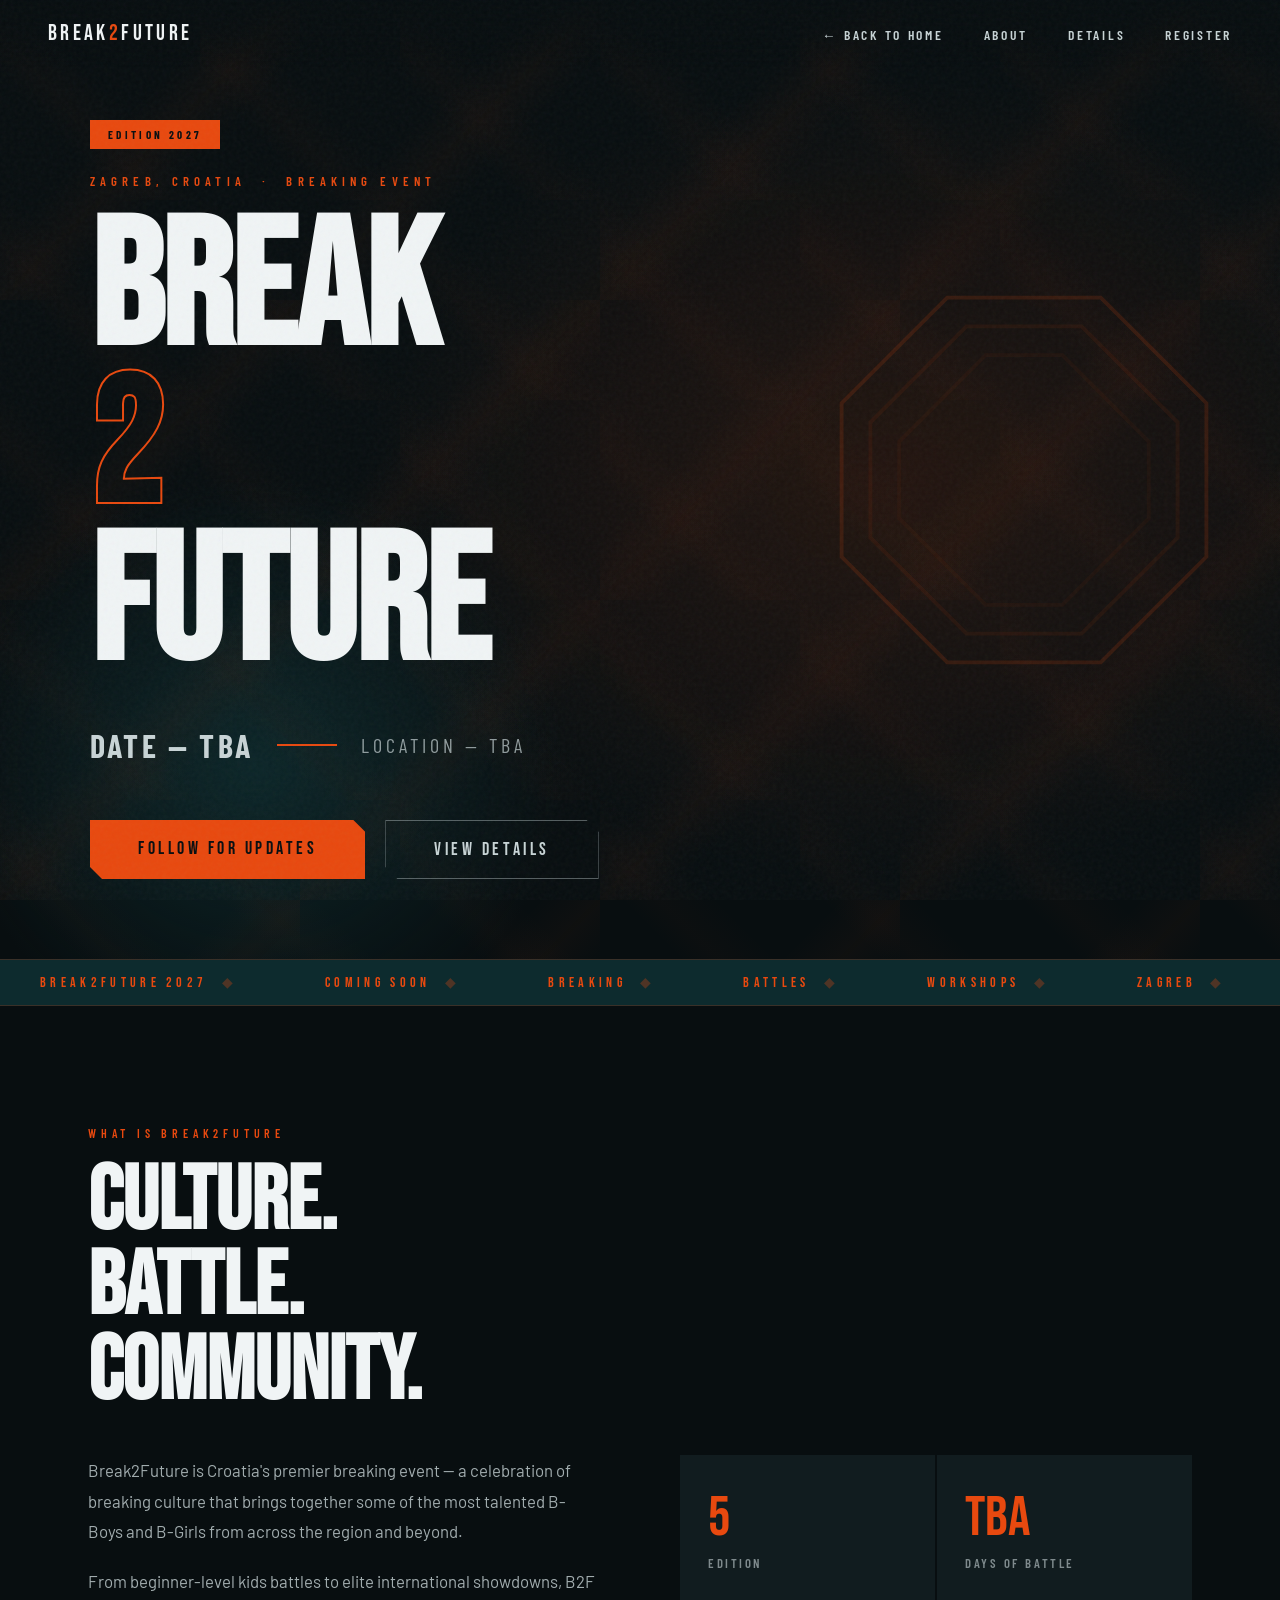
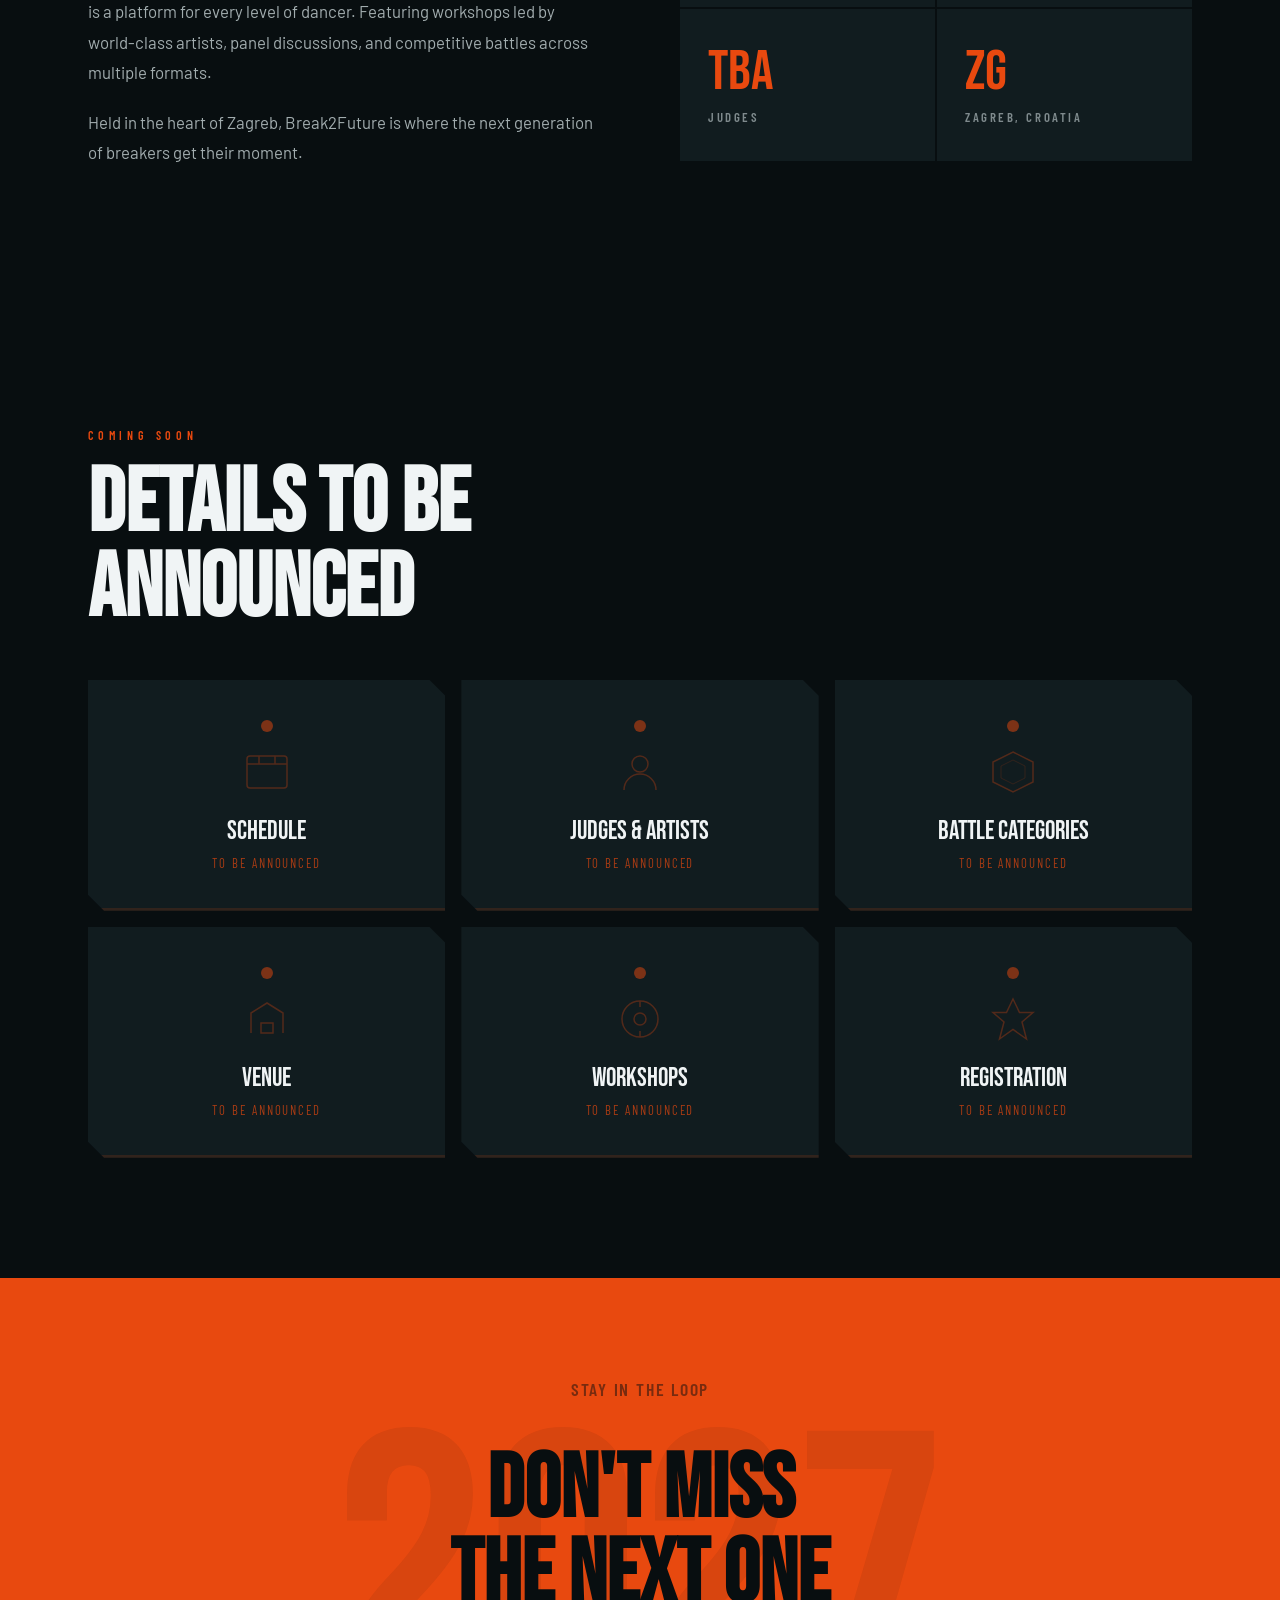
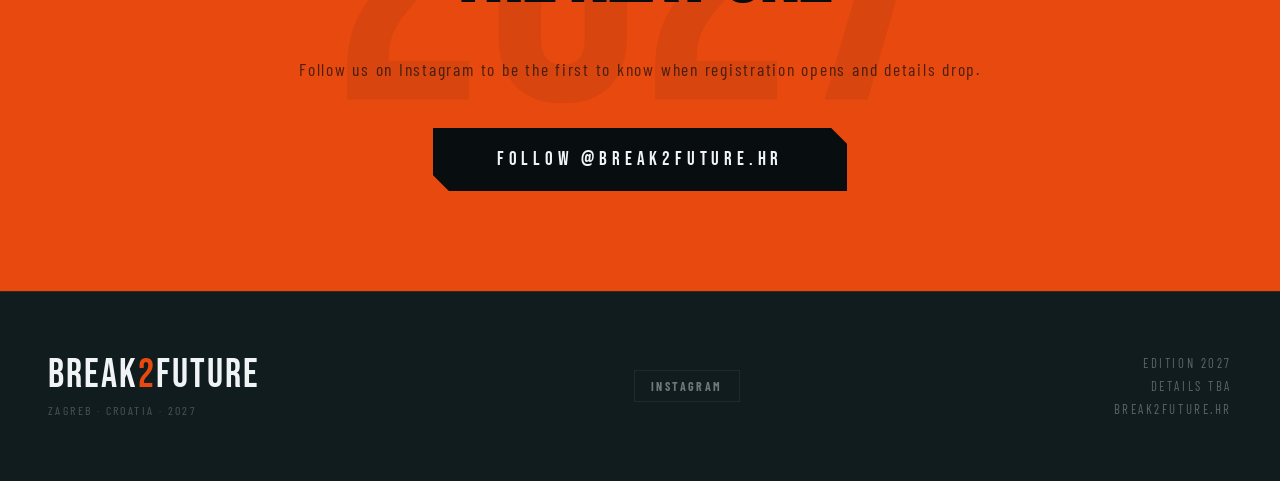
<file: b2f-2027.html>
<!DOCTYPE html>
<html lang="en">
<head>
<meta charset="UTF-8">
<meta name="viewport" content="width=device-width, initial-scale=1.0">
<title>BREAK2FUTURE 2027</title>
<link rel="preconnect" href="https://fonts.googleapis.com">
<link href="https://fonts.googleapis.com/css2?family=Bebas+Neue&family=Barlow+Condensed:wght@400;600;700&family=Barlow:wght@300;400&display=swap" rel="stylesheet">
<style>
  *, *::before, *::after { box-sizing: border-box; margin: 0; padding: 0; }

  :root {
    --orange: #E8490F;
    --teal: #0D2B2E;
    --dark: #080E10;
    --mid: #111C1F;
    --light: #C8D4D6;
    --white: #F0F4F5;
  }

  html { scroll-behavior: smooth; }

  body {
    background: var(--dark);
    color: var(--white);
    font-family: 'Barlow', sans-serif;
    overflow-x: hidden;
  }

  /* NOISE TEXTURE OVERLAY */
  body::before {
    content: '';
    position: fixed; inset: 0;
    background-image: url("data:image/svg+xml,%3Csvg viewBox='0 0 256 256' xmlns='http://www.w3.org/2000/svg'%3E%3Cfilter id='noise'%3E%3CfeTurbulence type='fractalNoise' baseFrequency='0.9' numOctaves='4' stitchTiles='stitch'/%3E%3C/filter%3E%3Crect width='100%25' height='100%25' filter='url(%23noise)' opacity='1'/%3E%3C/svg%3E");
    opacity: 0.04;
    pointer-events: none;
    z-index: 9999;
  }

  /* ── NAV ── */
  nav {
    position: fixed; top: 0; left: 0; right: 0; z-index: 100;
    display: flex; justify-content: space-between; align-items: center;
    padding: 20px 48px;
    background: linear-gradient(to bottom, rgba(8,14,16,0.95), transparent);
  }

  .nav-logo {
    font-family: 'Bebas Neue', sans-serif;
    font-size: 1.4rem; letter-spacing: 0.15em;
    color: var(--white); text-decoration: none;
  }
  .nav-logo span { color: var(--orange); }

  .nav-links { display: flex; gap: 40px; list-style: none; }

  .nav-links a {
    font-family: 'Barlow Condensed', sans-serif;
    font-size: 0.85rem; font-weight: 600;
    letter-spacing: 0.2em; text-transform: uppercase;
    color: var(--light); text-decoration: none;
    transition: color 0.2s;
  }
  .nav-links a:hover { color: var(--orange); }

  .back-link {
    font-family: 'Barlow Condensed', sans-serif;
    font-size: 0.75rem; font-weight: 600;
    letter-spacing: 0.2em; text-transform: uppercase;
    color: var(--orange); text-decoration: none;
    display: flex; align-items: center; gap: 8px;
    opacity: 0.8; transition: opacity 0.2s;
  }
  .back-link:hover { opacity: 1; }
  .back-link::before { content: '←'; font-size: 1rem; }

  /* ── HERO ── */
  .hero {
    min-height: 100vh;
    display: flex; align-items: center; justify-content: center;
    position: relative; overflow: hidden;
    padding: 120px 48px 80px;
  }

  .hero-bg {
    position: absolute; inset: 0;
    background:
      radial-gradient(ellipse 60% 60% at 70% 50%, rgba(232,73,15,0.12) 0%, transparent 70%),
      radial-gradient(ellipse 40% 50% at 20% 80%, rgba(13,43,46,0.8) 0%, transparent 60%),
      var(--dark);
  }

  .hero-bg::after {
    content: '';
    position: absolute; inset: 0;
    background-image:
      linear-gradient(135deg, transparent 40%, rgba(232,73,15,0.03) 50%, transparent 60%),
      linear-gradient(45deg, transparent 30%, rgba(232,73,15,0.02) 40%, transparent 55%);
    background-size: 300px 300px, 200px 200px;
  }

  .hero-content {
    position: relative; z-index: 2;
    max-width: 1100px; width: 100%;
  }

  .hero-edition-badge {
    display: inline-flex; align-items: center; gap: 10px;
    background: var(--orange); color: var(--dark);
    font-family: 'Barlow Condensed', sans-serif;
    font-size: 0.7rem; font-weight: 700;
    letter-spacing: 0.3em; text-transform: uppercase;
    padding: 8px 18px; margin-bottom: 24px;
    animation: fadeUp 0.7s ease both;
  }

  .hero-eyebrow {
    font-family: 'Barlow Condensed', sans-serif;
    font-size: 0.8rem; font-weight: 600;
    letter-spacing: 0.4em; text-transform: uppercase;
    color: var(--orange); margin-bottom: 24px;
    animation: fadeUp 0.8s ease both;
  }

  .hero-title {
    font-family: 'Bebas Neue', sans-serif;
    font-size: clamp(80px, 14vw, 200px);
    line-height: 0.88; letter-spacing: -0.01em;
    animation: fadeUp 0.8s 0.1s ease both;
  }
  .hero-title .outline {
    -webkit-text-stroke: 2px var(--orange);
    color: transparent;
  }
  .hero-title .solid { color: var(--white); }

  .hero-date-bar {
    display: flex; align-items: center; gap: 24px;
    margin-top: 40px;
    animation: fadeUp 0.8s 0.3s ease both;
  }

  .hero-date {
    font-family: 'Barlow Condensed', sans-serif;
    font-size: clamp(18px, 3vw, 32px);
    font-weight: 700; letter-spacing: 0.1em;
    color: var(--light);
  }

  .hero-divider { width: 60px; height: 2px; background: var(--orange); }

  .hero-location {
    font-family: 'Barlow Condensed', sans-serif;
    font-size: clamp(14px, 2vw, 20px);
    letter-spacing: 0.2em; text-transform: uppercase;
    color: var(--light); opacity: 0.7;
  }

  .hero-cta {
    margin-top: 56px;
    display: flex; gap: 20px; flex-wrap: wrap;
    animation: fadeUp 0.8s 0.4s ease both;
  }

  .btn-primary {
    display: inline-block;
    background: var(--orange); color: var(--dark);
    font-family: 'Bebas Neue', sans-serif;
    font-size: 1.1rem; letter-spacing: 0.2em;
    padding: 18px 48px; text-decoration: none;
    clip-path: polygon(0 0, calc(100% - 12px) 0, 100% 12px, 100% 100%, 12px 100%, 0 calc(100% - 12px));
    transition: background 0.2s, transform 0.2s;
  }
  .btn-primary:hover { background: var(--white); transform: translate(-2px, -2px); }

  .btn-outline {
    display: inline-block;
    border: 1px solid rgba(200,212,214,0.4); color: var(--light);
    font-family: 'Bebas Neue', sans-serif;
    font-size: 1.1rem; letter-spacing: 0.2em;
    padding: 18px 48px; text-decoration: none;
    clip-path: polygon(0 0, calc(100% - 12px) 0, 100% 12px, 100% 100%, 12px 100%, 0 calc(100% - 12px));
    transition: border-color 0.2s, color 0.2s, transform 0.2s;
  }
  .btn-outline:hover { border-color: var(--orange); color: var(--orange); transform: translate(-2px, -2px); }

  .hero-octagon {
    position: absolute; right: 5%; top: 50%;
    transform: translateY(-50%);
    width: clamp(200px, 30vw, 420px); aspect-ratio: 1;
    opacity: 0.15;
    animation: spin 60s linear infinite, fadeIn 1.5s ease both;
  }
  .hero-octagon polygon { fill: none; stroke: var(--orange); stroke-width: 2; }

  /* ── TICKER ── */
  .ticker {
    background: var(--teal);
    padding: 14px 0; overflow: hidden;
    border-top: 1px solid rgba(232,73,15,0.2);
    border-bottom: 1px solid rgba(232,73,15,0.2);
  }
  .ticker-track {
    display: flex; width: max-content;
    animation: ticker 25s linear infinite;
  }
  .ticker-item {
    font-family: 'Bebas Neue', sans-serif;
    font-size: 0.9rem; letter-spacing: 0.3em;
    color: var(--orange); padding: 0 40px; white-space: nowrap;
  }
  .ticker-sep { color: rgba(232,73,15,0.3); padding: 0 8px; }

  /* ── TBA SECTION (replaces detailed sections when info is pending) ── */
  .tba-section {
    padding: 120px 48px;
    max-width: 1200px; margin: 0 auto;
  }

  .section-tag {
    font-family: 'Barlow Condensed', sans-serif;
    font-size: 0.75rem; font-weight: 600;
    letter-spacing: 0.4em; text-transform: uppercase;
    color: var(--orange); margin-bottom: 20px;
  }

  .section-title {
    font-family: 'Bebas Neue', sans-serif;
    font-size: clamp(48px, 7vw, 96px);
    line-height: 0.95; margin-bottom: 40px;
  }

  /* TBA grid placeholder cards */
  .tba-grid {
    display: grid;
    grid-template-columns: repeat(3, 1fr);
    gap: 16px; margin-top: 48px;
  }

  .tba-card {
    background: var(--mid);
    padding: 40px 28px;
    clip-path: polygon(0 0, calc(100% - 16px) 0, 100% 16px, 100% 100%, 16px 100%, 0 calc(100% - 16px));
    position: relative; overflow: hidden;
    text-align: center;
    min-height: 200px;
    display: flex; flex-direction: column;
    align-items: center; justify-content: center;
  }

  .tba-card-icon {
    width: 48px; height: 48px; margin-bottom: 20px; opacity: 0.3;
  }

  .tba-card-title {
    font-family: 'Bebas Neue', sans-serif;
    font-size: 1.6rem; color: var(--white);
    margin-bottom: 8px;
  }

  .tba-card-sub {
    font-family: 'Barlow Condensed', sans-serif;
    font-size: 0.8rem; letter-spacing: 0.15em;
    text-transform: uppercase;
    color: var(--orange); opacity: 0.7;
  }

  .tba-card::after {
    content: '';
    position: absolute; bottom: 0; left: 0;
    width: 100%; height: 3px;
    background: var(--orange); opacity: 0.15;
  }

  /* Pulsing placeholder */
  .tba-pulse {
    width: 12px; height: 12px;
    background: var(--orange); border-radius: 50%;
    opacity: 0.5;
    animation: pulse 2s ease infinite;
    margin-bottom: 16px;
  }

  /* ── ABOUT (always show) ── */
  .section { padding: 120px 48px; max-width: 1200px; margin: 0 auto; }

  .about-grid {
    display: grid; grid-template-columns: 1fr 1fr;
    gap: 80px; align-items: start;
  }

  .about-text p {
    font-size: 1.05rem; line-height: 1.8;
    color: var(--light); opacity: 0.8; margin-bottom: 20px;
  }

  .about-stats {
    display: grid; grid-template-columns: 1fr 1fr; gap: 2px;
  }

  .stat-box {
    background: var(--mid); padding: 36px 28px;
    position: relative; overflow: hidden;
    transition: background 0.3s;
  }
  .stat-box:hover { background: #162226; }
  .stat-box::before {
    content: '';
    position: absolute; top: 0; left: 0;
    width: 3px; height: 100%;
    background: var(--orange);
    transform: scaleY(0); transform-origin: bottom;
    transition: transform 0.3s;
  }
  .stat-box:hover::before { transform: scaleY(1); }

  .stat-num {
    font-family: 'Bebas Neue', sans-serif;
    font-size: 3.5rem; color: var(--orange); line-height: 1;
  }
  .stat-label {
    font-family: 'Barlow Condensed', sans-serif;
    font-size: 0.8rem; font-weight: 600;
    letter-spacing: 0.2em; text-transform: uppercase;
    color: var(--light); opacity: 0.6; margin-top: 8px;
  }

  /* ── REGISTER / CTA ── */
  .register-section {
    background: var(--orange);
    padding: 100px 48px; text-align: center;
    position: relative; overflow: hidden;
  }
  .register-section::before {
    content: '2027';
    position: absolute;
    font-family: 'Bebas Neue', sans-serif;
    font-size: 30vw;
    color: rgba(8,14,16,0.07);
    top: 50%; left: 50%;
    transform: translate(-50%, -50%);
    white-space: nowrap; pointer-events: none;
  }
  .register-section .section-title { color: var(--dark); position: relative; z-index: 2; }
  .register-section p {
    font-family: 'Barlow Condensed', sans-serif;
    font-size: 1.1rem; color: rgba(8,14,16,0.7);
    letter-spacing: 0.1em; margin-bottom: 48px;
    position: relative; z-index: 2;
  }
  .btn-dark {
    display: inline-block;
    background: var(--dark); color: var(--white);
    font-family: 'Bebas Neue', sans-serif;
    font-size: 1.2rem; letter-spacing: 0.25em;
    padding: 20px 64px; text-decoration: none;
    clip-path: polygon(0 0, calc(100% - 16px) 0, 100% 16px, 100% 100%, 16px 100%, 0 calc(100% - 16px));
    transition: background 0.2s, transform 0.2s;
    position: relative; z-index: 2;
  }
  .btn-dark:hover { background: var(--teal); transform: translate(-3px, -3px); }

  /* ── FOOTER ── */
  footer {
    background: var(--mid);
    padding: 60px 48px;
    display: flex; justify-content: space-between; align-items: center;
    border-top: 1px solid rgba(232,73,15,0.2);
    flex-wrap: wrap; gap: 24px;
  }
  .footer-logo {
    font-family: 'Bebas Neue', sans-serif;
    font-size: 2.5rem; letter-spacing: 0.05em; line-height: 1;
  }
  .footer-logo span { color: var(--orange); }
  .footer-info {
    font-family: 'Barlow Condensed', sans-serif;
    font-size: 0.8rem; letter-spacing: 0.2em;
    color: var(--light); opacity: 0.4;
    text-align: right; text-transform: uppercase; line-height: 1.8;
  }
  .social-links { display: flex; gap: 16px; }
  .social-link {
    font-family: 'Barlow Condensed', sans-serif;
    font-size: 0.75rem; font-weight: 700;
    letter-spacing: 0.2em; text-transform: uppercase;
    color: var(--light); text-decoration: none;
    opacity: 0.5; padding: 8px 16px;
    border: 1px solid rgba(200,212,214,0.15);
    transition: opacity 0.2s, color 0.2s;
  }
  .social-link:hover { opacity: 1; color: var(--orange); border-color: var(--orange); }

  /* ── ANIMATIONS ── */
  @keyframes fadeUp {
    from { opacity: 0; transform: translateY(30px); }
    to   { opacity: 1; transform: translateY(0); }
  }
  @keyframes fadeIn {
    from { opacity: 0; }
    to   { opacity: 0.15; }
  }
  @keyframes spin {
    to { transform: translateY(-50%) rotate(360deg); }
  }
  @keyframes ticker {
    from { transform: translateX(0); }
    to   { transform: translateX(-50%); }
  }
  @keyframes pulse {
    0%, 100% { opacity: 0.3; transform: scale(1); }
    50% { opacity: 0.8; transform: scale(1.4); }
  }

  .reveal {
    opacity: 0; transform: translateY(40px);
    transition: opacity 0.7s ease, transform 0.7s ease;
  }
  .reveal.visible { opacity: 1; transform: none; }

  /* ── RESPONSIVE ── */
  @media (max-width: 768px) {
    nav { padding: 16px 24px; }
    .nav-links { display: none; }
    .hero { padding: 100px 24px 60px; }
    .hero-octagon { display: none; }
    .section, .tba-section { padding: 80px 24px; }
    .about-grid { grid-template-columns: 1fr; }
    .tba-grid { grid-template-columns: 1fr; }
    footer { padding: 40px 24px; flex-direction: column; text-align: center; }
    .footer-info { text-align: center; }
    .register-section { padding: 80px 24px; }
  }
</style>
</head>
<body>

<!-- NAV -->
<nav>
  <a href="index.html" class="nav-logo">BREAK<span>2</span>FUTURE</a>
  <ul class="nav-links">
    <li><a href="index.html">← Back to Home</a></li>
    <li><a href="#about">About</a></li>
    <li><a href="#details">Details</a></li>
    <li><a href="#register">Register</a></li>
  </ul>
</nav>

<!-- HERO -->
<section class="hero">
  <div class="hero-bg"></div>

  <svg class="hero-octagon" viewBox="0 0 200 200" xmlns="http://www.w3.org/2000/svg">
    <polygon points="60,5 140,5 195,60 195,140 140,195 60,195 5,140 5,60"/>
    <polygon points="70,20 130,20 180,70 180,130 130,180 70,180 20,130 20,70" opacity="0.5"/>
    <polygon points="80,35 120,35 165,80 165,120 120,165 80,165 35,120 35,80" opacity="0.3"/>
  </svg>

  <div class="hero-content">
    <div class="hero-edition-badge">Edition 2027</div>
    <p class="hero-eyebrow">Zagreb, Croatia &nbsp;·&nbsp; Breaking Event</p>
    <h1 class="hero-title">
      <span class="solid">BREAK</span><br>
      <span class="outline">2</span><br>
      <span class="solid">FUTURE</span>
    </h1>
    <div class="hero-date-bar">
      <span class="hero-date">DATE — TBA</span>
      <div class="hero-divider"></div>
      <span class="hero-location">Location — TBA</span>
    </div>
    <div class="hero-cta">
      <a href="https://www.instagram.com/break2future.hr/" target="_blank" class="btn-primary">Follow for Updates</a>
      <a href="#details" class="btn-outline">View Details</a>
    </div>
  </div>
</section>

<!-- TICKER -->
<div class="ticker">
  <div class="ticker-track">
    <span class="ticker-item">BREAK2FUTURE 2027 <span class="ticker-sep">◆</span></span>
    <span class="ticker-item">COMING SOON <span class="ticker-sep">◆</span></span>
    <span class="ticker-item">BREAKING <span class="ticker-sep">◆</span></span>
    <span class="ticker-item">BATTLES <span class="ticker-sep">◆</span></span>
    <span class="ticker-item">WORKSHOPS <span class="ticker-sep">◆</span></span>
    <span class="ticker-item">ZAGREB <span class="ticker-sep">◆</span></span>
    <span class="ticker-item">STAY TUNED <span class="ticker-sep">◆</span></span>
    <!-- repeat -->
    <span class="ticker-item">BREAK2FUTURE 2027 <span class="ticker-sep">◆</span></span>
    <span class="ticker-item">COMING SOON <span class="ticker-sep">◆</span></span>
    <span class="ticker-item">BREAKING <span class="ticker-sep">◆</span></span>
    <span class="ticker-item">BATTLES <span class="ticker-sep">◆</span></span>
    <span class="ticker-item">WORKSHOPS <span class="ticker-sep">◆</span></span>
    <span class="ticker-item">ZAGREB <span class="ticker-sep">◆</span></span>
    <span class="ticker-item">STAY TUNED <span class="ticker-sep">◆</span></span>
  </div>
</div>

<!-- ABOUT -->
<section class="section" id="about">
  <p class="section-tag reveal">What is Break2Future</p>
  <h2 class="section-title reveal">CULTURE.<br>BATTLE.<br>COMMUNITY.</h2>
  <div class="about-grid">
    <div class="about-text reveal">
      <p>Break2Future is Croatia's premier breaking event — a celebration of breaking culture that brings together some of the most talented B-Boys and B-Girls from across the region and beyond.</p>
      <p>From beginner-level kids battles to elite international showdowns, B2F is a platform for every level of dancer. Featuring workshops led by world-class artists, panel discussions, and competitive battles across multiple formats.</p>
      <p>Held in the heart of Zagreb, Break2Future is where the next generation of breakers get their moment.</p>
    </div>
    <div class="about-stats reveal">
      <div class="stat-box">
        <div class="stat-num">5</div>
        <div class="stat-label">Edition</div>
      </div>
      <div class="stat-box">
        <div class="stat-num">TBA</div>
        <div class="stat-label">Days of Battle</div>
      </div>
      <div class="stat-box">
        <div class="stat-num">TBA</div>
        <div class="stat-label">Judges</div>
      </div>
      <div class="stat-box">
        <div class="stat-num">ZG</div>
        <div class="stat-label">Zagreb, Croatia</div>
      </div>
    </div>
  </div>
</section>

<!-- DETAILS — TBA -->
<section class="tba-section" id="details">
  <p class="section-tag reveal">Coming Soon</p>
  <h2 class="section-title reveal">DETAILS TO BE<br>ANNOUNCED</h2>

  <div class="tba-grid">

    <div class="tba-card reveal">
      <div class="tba-pulse"></div>
      <svg class="tba-card-icon" viewBox="0 0 48 48" fill="none" xmlns="http://www.w3.org/2000/svg">
        <rect x="4" y="8" width="40" height="32" rx="3" stroke="var(--orange)" stroke-width="1.5"/>
        <line x1="4" y1="16" x2="44" y2="16" stroke="var(--orange)" stroke-width="1.5"/>
        <line x1="16" y1="8" x2="16" y2="16" stroke="var(--orange)" stroke-width="1.5"/>
        <line x1="32" y1="8" x2="32" y2="16" stroke="var(--orange)" stroke-width="1.5"/>
      </svg>
      <div class="tba-card-title">Schedule</div>
      <div class="tba-card-sub">To be announced</div>
    </div>

    <div class="tba-card reveal">
      <div class="tba-pulse"></div>
      <svg class="tba-card-icon" viewBox="0 0 48 48" fill="none" xmlns="http://www.w3.org/2000/svg">
        <circle cx="24" cy="16" r="8" stroke="var(--orange)" stroke-width="1.5"/>
        <path d="M8 42c0-8.837 7.163-16 16-16s16 7.163 16 16" stroke="var(--orange)" stroke-width="1.5"/>
      </svg>
      <div class="tba-card-title">Judges & Artists</div>
      <div class="tba-card-sub">To be announced</div>
    </div>

    <div class="tba-card reveal">
      <div class="tba-pulse"></div>
      <svg class="tba-card-icon" viewBox="0 0 48 48" fill="none" xmlns="http://www.w3.org/2000/svg">
        <polygon points="24,4 44,14 44,34 24,44 4,34 4,14" stroke="var(--orange)" stroke-width="1.5"/>
        <polygon points="24,12 36,18 36,30 24,36 12,30 12,18" stroke="var(--orange)" stroke-width="1" opacity="0.5"/>
      </svg>
      <div class="tba-card-title">Battle Categories</div>
      <div class="tba-card-sub">To be announced</div>
    </div>

    <div class="tba-card reveal">
      <div class="tba-pulse"></div>
      <svg class="tba-card-icon" viewBox="0 0 48 48" fill="none" xmlns="http://www.w3.org/2000/svg">
        <path d="M8 38V18l16-10 16 10v20" stroke="var(--orange)" stroke-width="1.5"/>
        <rect x="18" y="28" width="12" height="10" stroke="var(--orange)" stroke-width="1.5"/>
      </svg>
      <div class="tba-card-title">Venue</div>
      <div class="tba-card-sub">To be announced</div>
    </div>

    <div class="tba-card reveal">
      <div class="tba-pulse"></div>
      <svg class="tba-card-icon" viewBox="0 0 48 48" fill="none" xmlns="http://www.w3.org/2000/svg">
        <circle cx="24" cy="24" r="18" stroke="var(--orange)" stroke-width="1.5"/>
        <circle cx="24" cy="24" r="6" stroke="var(--orange)" stroke-width="1.5"/>
        <line x1="24" y1="6" x2="24" y2="12" stroke="var(--orange)" stroke-width="1.5"/>
        <line x1="24" y1="36" x2="24" y2="42" stroke="var(--orange)" stroke-width="1.5"/>
      </svg>
      <div class="tba-card-title">Workshops</div>
      <div class="tba-card-sub">To be announced</div>
    </div>

    <div class="tba-card reveal">
      <div class="tba-pulse"></div>
      <svg class="tba-card-icon" viewBox="0 0 48 48" fill="none" xmlns="http://www.w3.org/2000/svg">
        <path d="M24 4l6.5 13.5H44L33 27l4.5 17L24 34.5 10.5 44 15 27 4 17.5h13.5z" stroke="var(--orange)" stroke-width="1.5"/>
      </svg>
      <div class="tba-card-title">Registration</div>
      <div class="tba-card-sub">To be announced</div>
    </div>

  </div>
</section>

<!-- REGISTER / CTA -->
<section class="register-section" id="register">
  <p class="section-tag" style="color:rgba(8,14,16,0.5);">Stay in the loop</p>
  <h2 class="section-title">DON'T MISS<br>THE NEXT ONE</h2>
  <p>Follow us on Instagram to be the first to know when registration opens and details drop.</p>
  <a href="https://www.instagram.com/break2future.hr/" target="_blank" class="btn-dark">Follow @break2future.hr</a>
</section>

<!-- FOOTER -->
<footer>
  <div>
    <div class="footer-logo">BREAK<span>2</span>FUTURE</div>
    <div style="font-family:'Barlow Condensed',sans-serif;font-size:0.75rem;letter-spacing:0.2em;color:var(--light);opacity:0.3;margin-top:8px;text-transform:uppercase;">Zagreb · Croatia · 2027</div>
  </div>
  <div class="social-links">
    <a href="https://www.instagram.com/break2future.hr/" target="_blank" class="social-link">Instagram</a>
  </div>
  <div class="footer-info">
    Edition 2027<br>
    Details TBA<br>
    break2future.hr
  </div>
</footer>

<script>
  // SCROLL REVEAL
  const reveals = document.querySelectorAll('.reveal');
  const observer = new IntersectionObserver((entries) => {
    entries.forEach((e, i) => {
      if (e.isIntersecting) {
        setTimeout(() => e.target.classList.add('visible'), i * 80);
        observer.unobserve(e.target);
      }
    });
  }, { threshold: 0.12 });
  reveals.forEach(el => observer.observe(el));
</script>
</body>
</html>
</file>
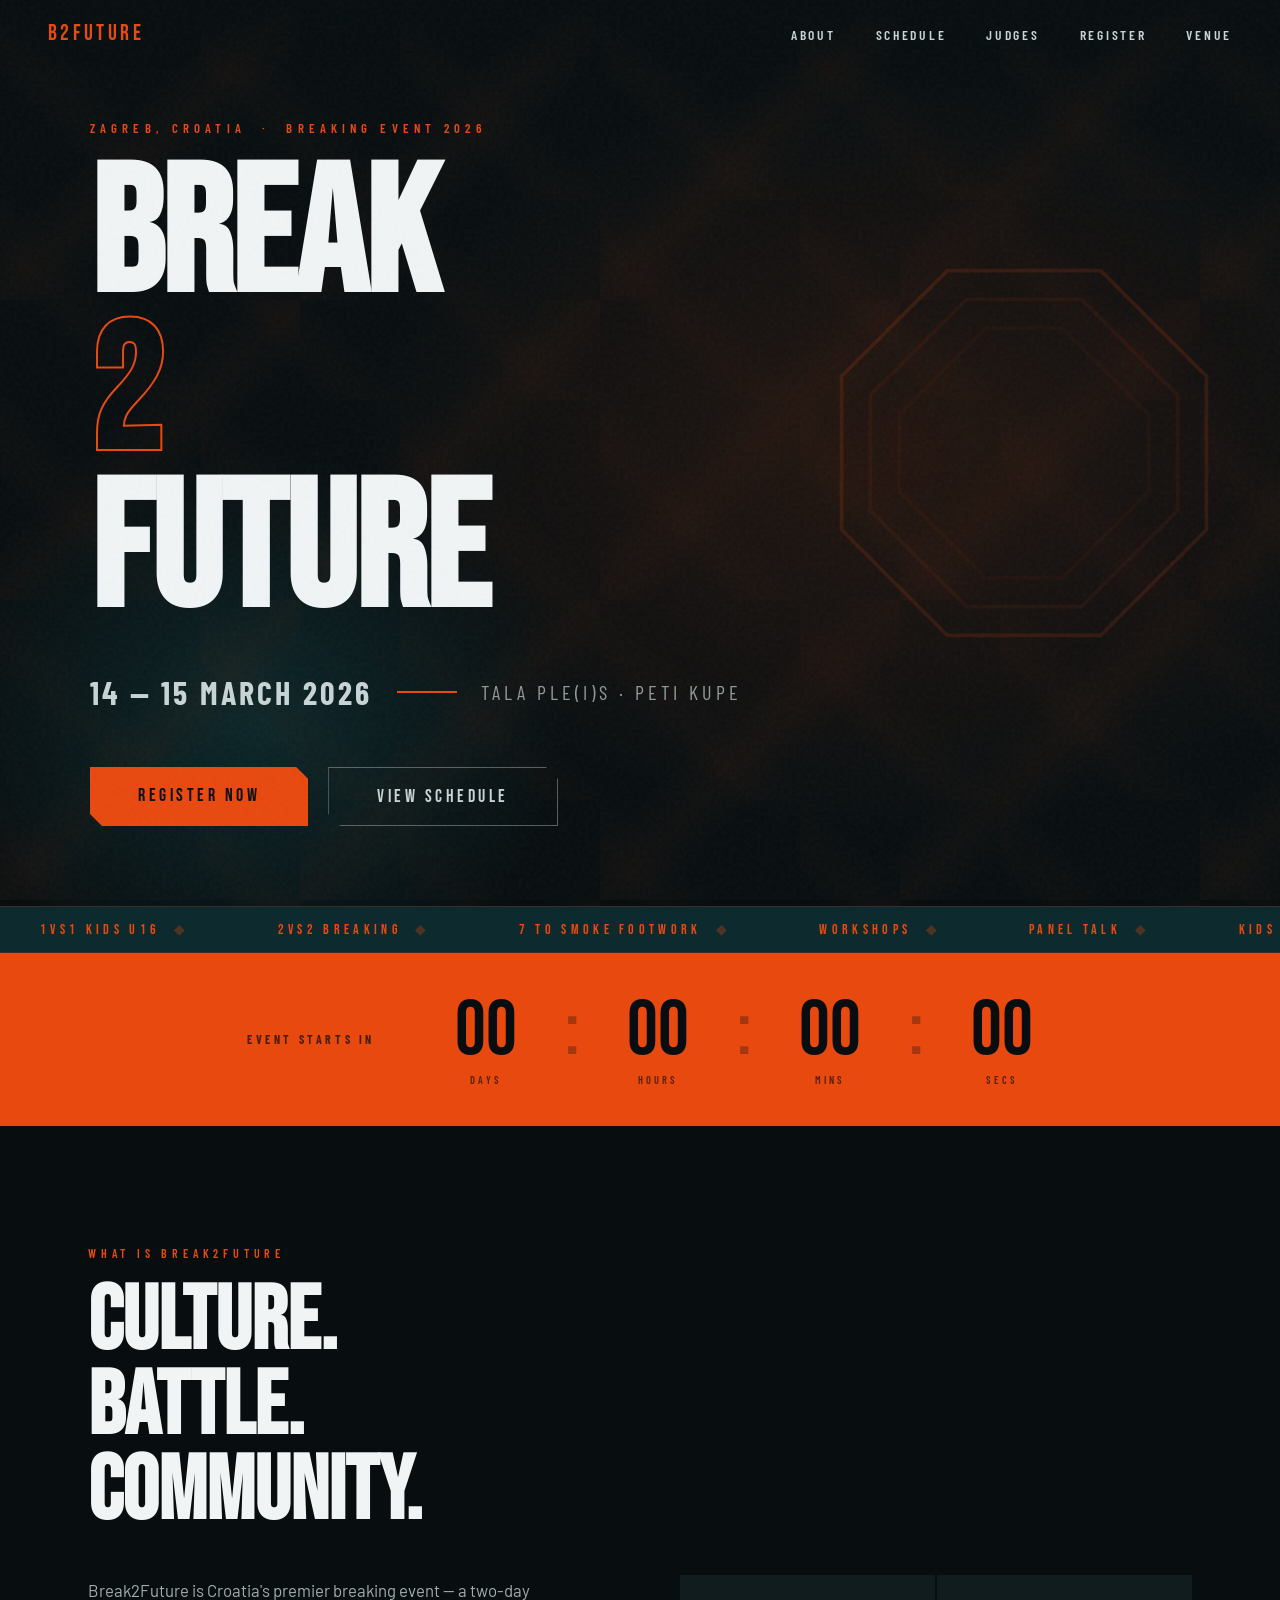
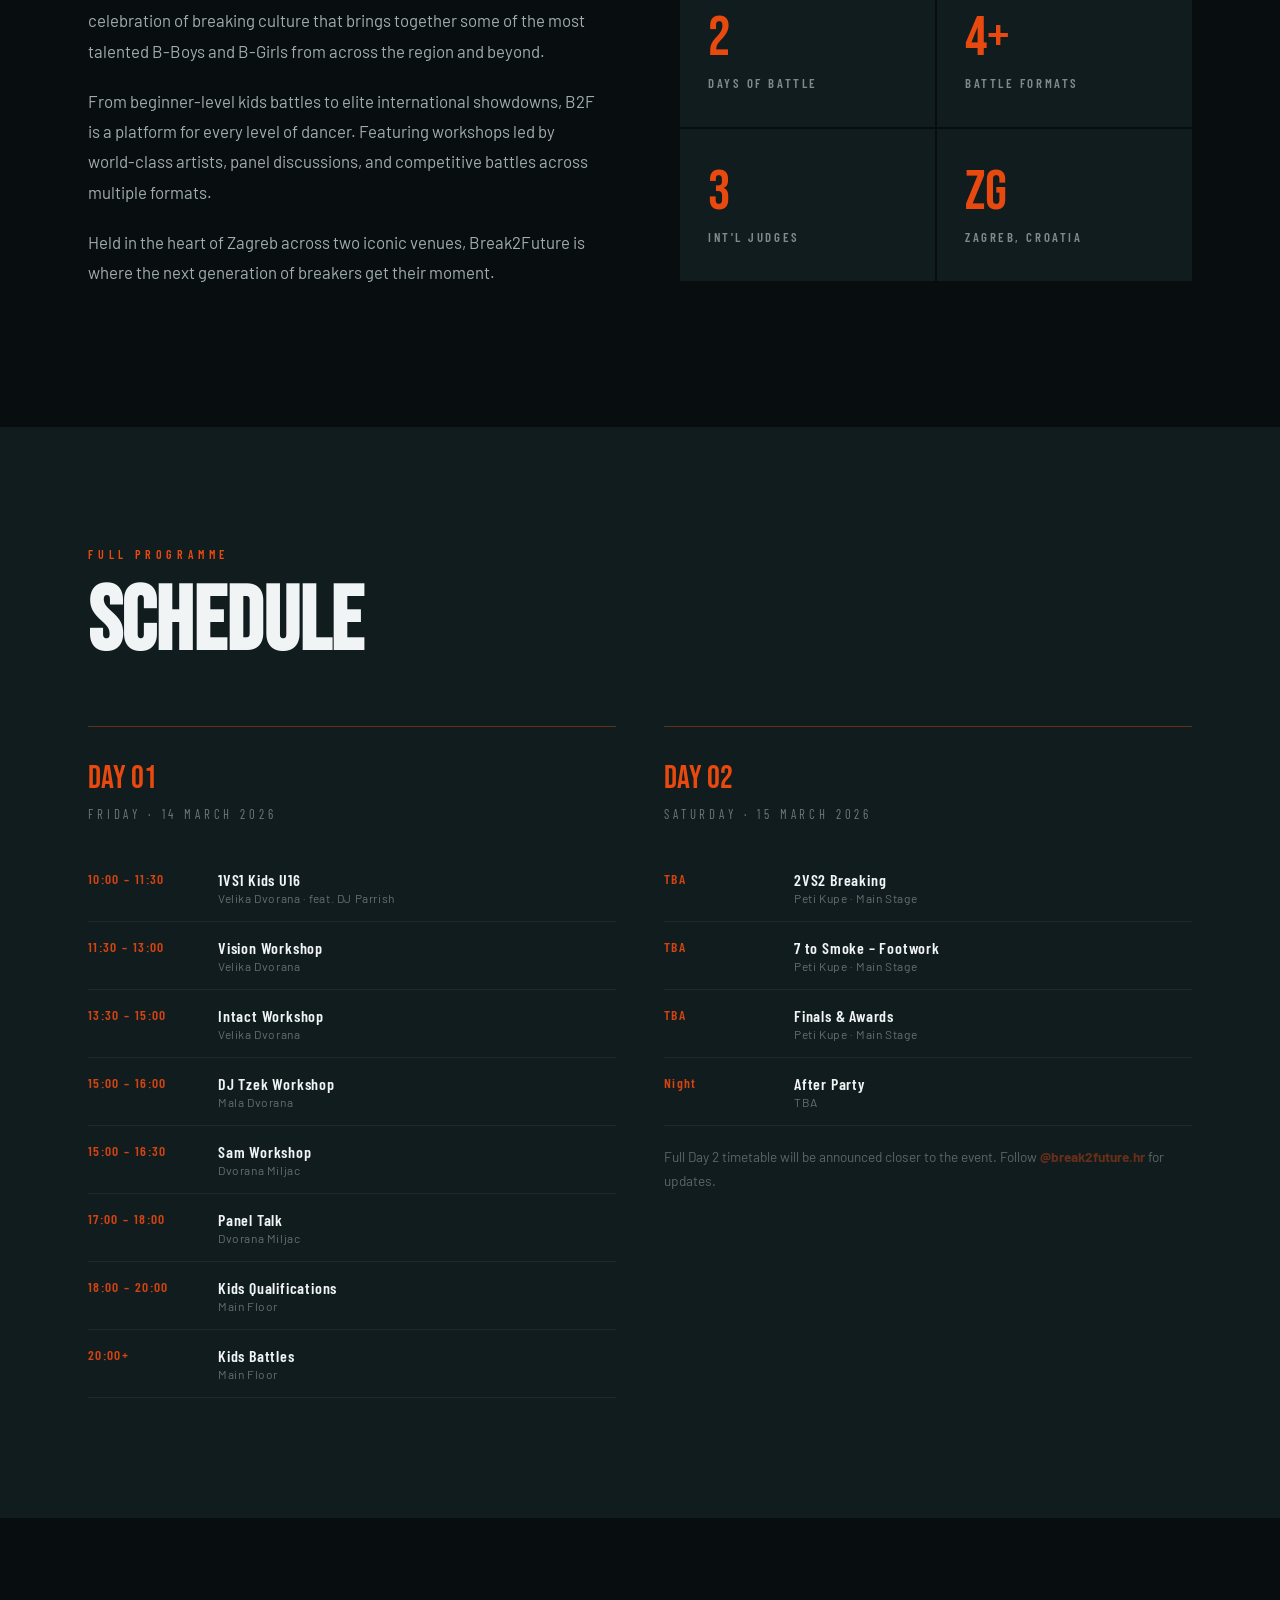
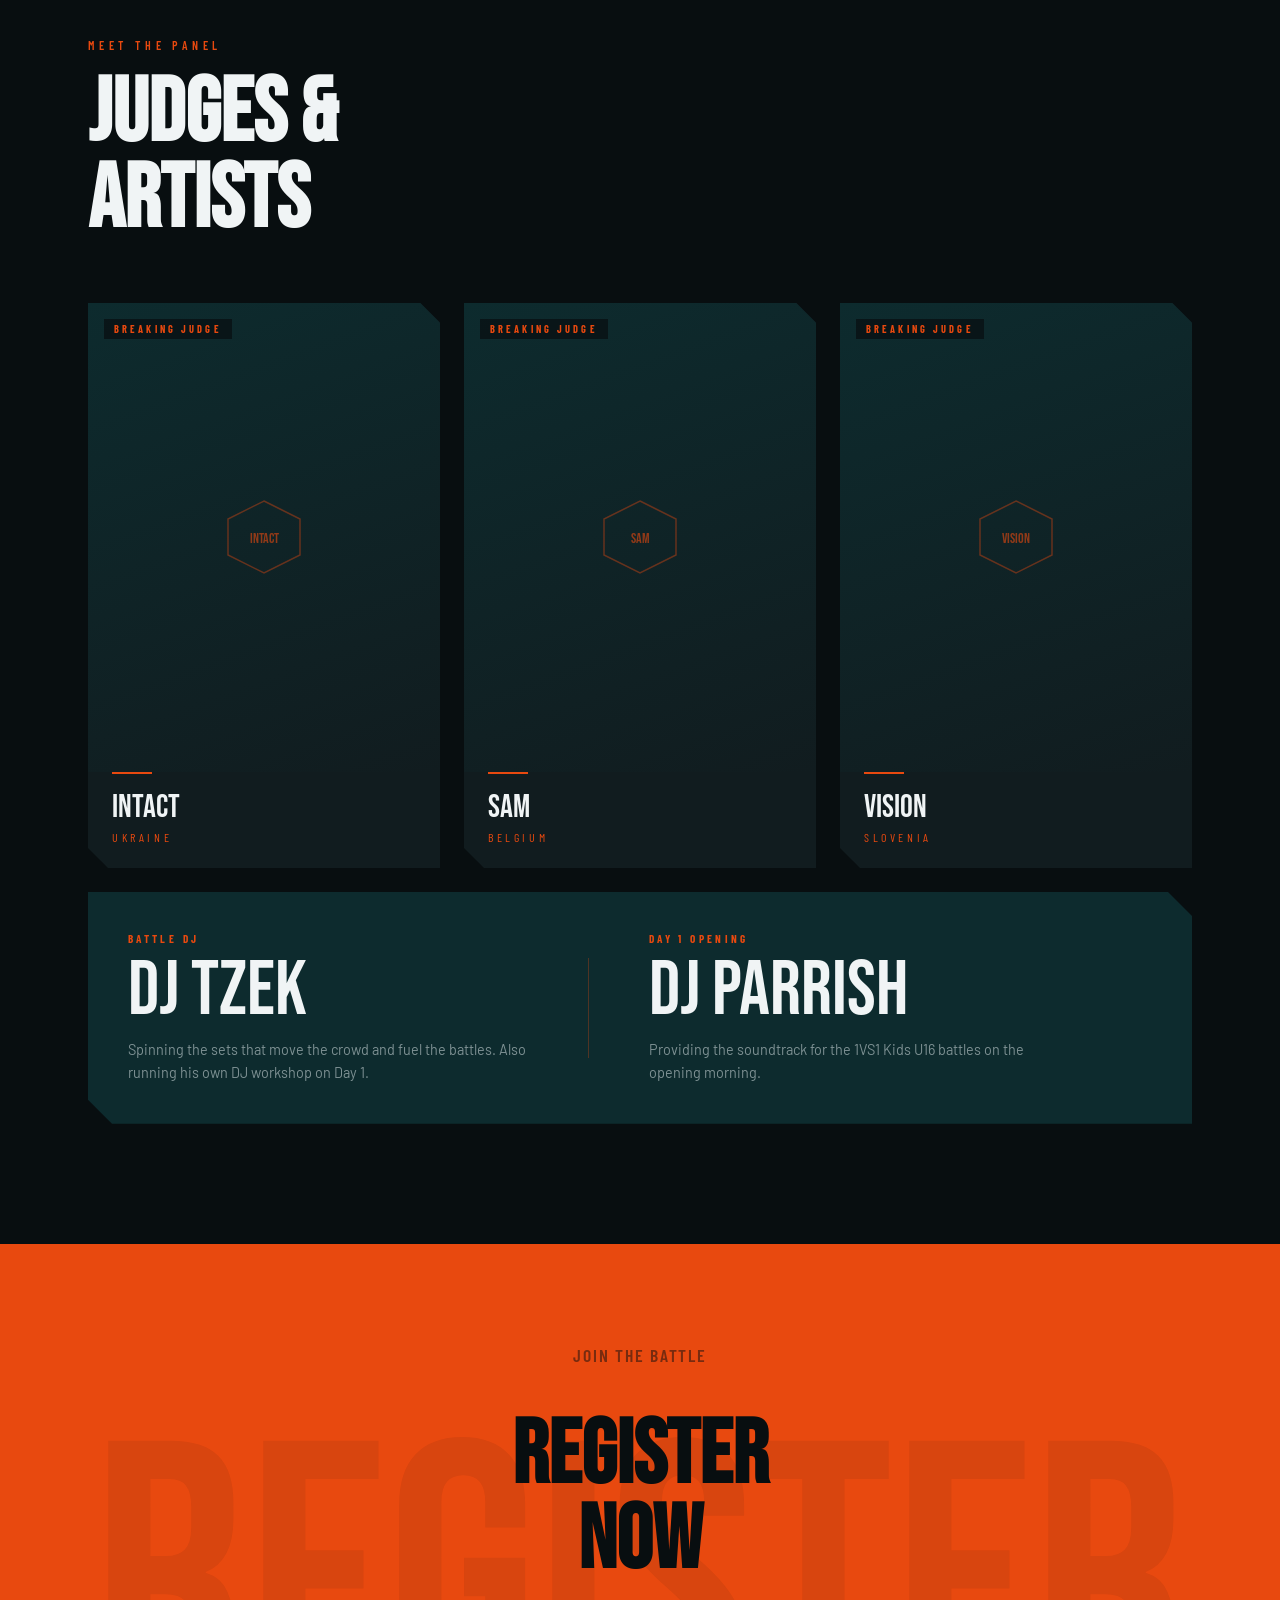
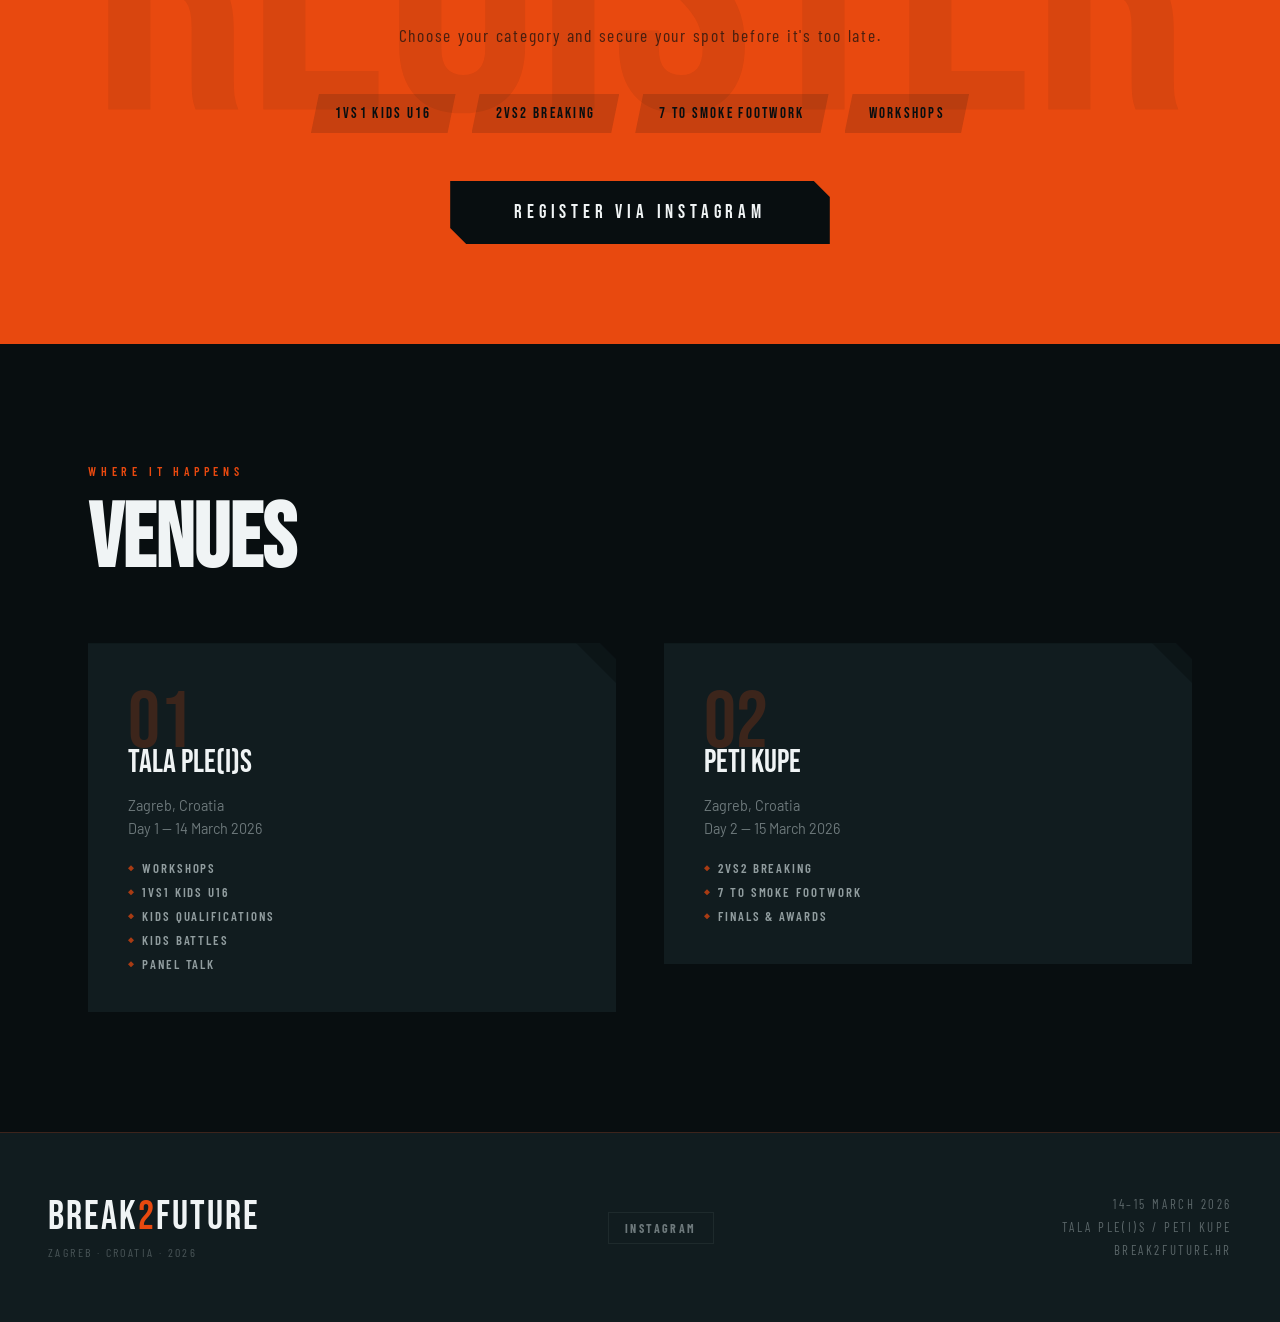
<file: event.html>
<!DOCTYPE html>
<html lang="en">
<head>
<meta charset="UTF-8">
<meta name="viewport" content="width=device-width, initial-scale=1.0">
<title>BREAK2FUTURE 2026</title>
<link rel="preconnect" href="https://fonts.googleapis.com">
<link href="https://fonts.googleapis.com/css2?family=Bebas+Neue&family=Barlow+Condensed:wght@400;600;700&family=Barlow:wght@300;400&display=swap" rel="stylesheet">
<style>
  *, *::before, *::after { box-sizing: border-box; margin: 0; padding: 0; }

  :root {
    --orange: #E8490F;
    --teal: #0D2B2E;
    --dark: #080E10;
    --mid: #111C1F;
    --light: #C8D4D6;
    --white: #F0F4F5;
  }

  html { scroll-behavior: smooth; }

  body {
    background: var(--dark);
    color: var(--white);
    font-family: 'Barlow', sans-serif;
    overflow-x: hidden;
    cursor: crosshair;
  }

  /* NOISE TEXTURE OVERLAY */
  body::before {
    content: '';
    position: fixed;
    inset: 0;
    background-image: url("data:image/svg+xml,%3Csvg viewBox='0 0 256 256' xmlns='http://www.w3.org/2000/svg'%3E%3Cfilter id='noise'%3E%3CfeTurbulence type='fractalNoise' baseFrequency='0.9' numOctaves='4' stitchTiles='stitch'/%3E%3C/filter%3E%3Crect width='100%25' height='100%25' filter='url(%23noise)' opacity='1'/%3E%3C/svg%3E");
    opacity: 0.04;
    pointer-events: none;
    z-index: 9999;
  }

  /* NAV */
  nav {
    position: fixed;
    top: 0; left: 0; right: 0;
    z-index: 100;
    display: flex;
    justify-content: space-between;
    align-items: center;
    padding: 20px 48px;
    background: linear-gradient(to bottom, rgba(8,14,16,0.95), transparent);
  }

  .nav-logo {
    font-family: 'Bebas Neue', sans-serif;
    font-size: 1.4rem;
    letter-spacing: 0.15em;
    color: var(--orange);
  }

  .nav-links {
    display: flex;
    gap: 40px;
    list-style: none;
  }

  .nav-links a {
    font-family: 'Barlow Condensed', sans-serif;
    font-size: 0.85rem;
    font-weight: 600;
    letter-spacing: 0.2em;
    text-transform: uppercase;
    color: var(--light);
    text-decoration: none;
    transition: color 0.2s;
  }

  .nav-links a:hover { color: var(--orange); }

  /* HERO */
  .hero {
    min-height: 100vh;
    display: flex;
    align-items: center;
    justify-content: center;
    position: relative;
    overflow: hidden;
    padding: 120px 48px 80px;
  }

  .hero-bg {
    position: absolute;
    inset: 0;
    background:
      radial-gradient(ellipse 60% 60% at 70% 50%, rgba(232,73,15,0.12) 0%, transparent 70%),
      radial-gradient(ellipse 40% 50% at 20% 80%, rgba(13,43,46,0.8) 0%, transparent 60%),
      var(--dark);
  }

  /* Graffiti lines bg */
  .hero-bg::after {
    content: '';
    position: absolute;
    inset: 0;
    background-image:
      linear-gradient(135deg, transparent 40%, rgba(232,73,15,0.03) 50%, transparent 60%),
      linear-gradient(45deg, transparent 30%, rgba(232,73,15,0.02) 40%, transparent 55%);
    background-size: 300px 300px, 200px 200px;
  }

  .hero-content {
    position: relative;
    z-index: 2;
    max-width: 1100px;
    width: 100%;
  }

  .hero-eyebrow {
    font-family: 'Barlow Condensed', sans-serif;
    font-size: 0.8rem;
    font-weight: 600;
    letter-spacing: 0.4em;
    text-transform: uppercase;
    color: var(--orange);
    margin-bottom: 24px;
    animation: fadeUp 0.8s ease both;
  }

  .hero-title {
    font-family: 'Bebas Neue', sans-serif;
    font-size: clamp(80px, 14vw, 200px);
    line-height: 0.88;
    letter-spacing: -0.01em;
    animation: fadeUp 0.8s 0.1s ease both;
  }

  .hero-title .outline {
    -webkit-text-stroke: 2px var(--orange);
    color: transparent;
  }

  .hero-title .solid {
    color: var(--white);
  }

  .hero-date-bar {
    display: flex;
    align-items: center;
    gap: 24px;
    margin-top: 40px;
    animation: fadeUp 0.8s 0.3s ease both;
  }

  .hero-date {
    font-family: 'Barlow Condensed', sans-serif;
    font-size: clamp(18px, 3vw, 32px);
    font-weight: 700;
    letter-spacing: 0.1em;
    color: var(--light);
  }

  .hero-divider {
    width: 60px;
    height: 2px;
    background: var(--orange);
  }

  .hero-location {
    font-family: 'Barlow Condensed', sans-serif;
    font-size: clamp(14px, 2vw, 20px);
    letter-spacing: 0.2em;
    text-transform: uppercase;
    color: var(--light);
    opacity: 0.7;
  }

  .hero-cta {
    margin-top: 56px;
    display: flex;
    gap: 20px;
    flex-wrap: wrap;
    animation: fadeUp 0.8s 0.4s ease both;
  }

  .btn-primary {
    display: inline-block;
    background: var(--orange);
    color: var(--dark);
    font-family: 'Bebas Neue', sans-serif;
    font-size: 1.1rem;
    letter-spacing: 0.2em;
    padding: 18px 48px;
    text-decoration: none;
    clip-path: polygon(0 0, calc(100% - 12px) 0, 100% 12px, 100% 100%, 12px 100%, 0 calc(100% - 12px));
    transition: background 0.2s, transform 0.2s;
  }

  .btn-primary:hover {
    background: var(--white);
    transform: translate(-2px, -2px);
  }

  .btn-outline {
    display: inline-block;
    border: 1px solid rgba(200,212,214,0.4);
    color: var(--light);
    font-family: 'Bebas Neue', sans-serif;
    font-size: 1.1rem;
    letter-spacing: 0.2em;
    padding: 18px 48px;
    text-decoration: none;
    clip-path: polygon(0 0, calc(100% - 12px) 0, 100% 12px, 100% 100%, 12px 100%, 0 calc(100% - 12px));
    transition: border-color 0.2s, color 0.2s, transform 0.2s;
  }

  .btn-outline:hover {
    border-color: var(--orange);
    color: var(--orange);
    transform: translate(-2px, -2px);
  }

  /* floating octagon decoration */
  .hero-octagon {
    position: absolute;
    right: 5%;
    top: 50%;
    transform: translateY(-50%);
    width: clamp(200px, 30vw, 420px);
    aspect-ratio: 1;
    opacity: 0.15;
    animation: spin 60s linear infinite, fadeIn 1.5s ease both;
  }

  .hero-octagon polygon {
    fill: none;
    stroke: var(--orange);
    stroke-width: 2;
  }

  /* COUNTDOWN */
  .countdown-section {
    background: var(--orange);
    padding: 40px 48px;
    display: flex;
    justify-content: center;
    align-items: center;
    gap: 0;
    overflow: hidden;
  }

  .countdown-inner {
    display: flex;
    gap: 48px;
    align-items: center;
  }

  .countdown-label {
    font-family: 'Barlow Condensed', sans-serif;
    font-size: 0.75rem;
    font-weight: 700;
    letter-spacing: 0.3em;
    text-transform: uppercase;
    color: rgba(8,14,16,0.7);
    margin-right: 32px;
  }

  .count-item {
    text-align: center;
  }

  .count-num {
    font-family: 'Bebas Neue', sans-serif;
    font-size: clamp(40px, 6vw, 80px);
    line-height: 1;
    color: var(--dark);
  }

  .count-unit {
    font-family: 'Barlow Condensed', sans-serif;
    font-size: 0.65rem;
    font-weight: 600;
    letter-spacing: 0.3em;
    text-transform: uppercase;
    color: rgba(8,14,16,0.65);
    margin-top: 4px;
  }

  .count-sep {
    font-family: 'Bebas Neue', sans-serif;
    font-size: clamp(40px, 6vw, 80px);
    color: rgba(8,14,16,0.3);
    line-height: 1;
    padding-bottom: 16px;
  }

  /* ABOUT */
  .section {
    padding: 120px 48px;
    max-width: 1200px;
    margin: 0 auto;
  }

  .section-tag {
    font-family: 'Barlow Condensed', sans-serif;
    font-size: 0.75rem;
    font-weight: 600;
    letter-spacing: 0.4em;
    text-transform: uppercase;
    color: var(--orange);
    margin-bottom: 20px;
  }

  .section-title {
    font-family: 'Bebas Neue', sans-serif;
    font-size: clamp(48px, 7vw, 96px);
    line-height: 0.95;
    margin-bottom: 40px;
  }

  .about-grid {
    display: grid;
    grid-template-columns: 1fr 1fr;
    gap: 80px;
    align-items: start;
  }

  .about-text p {
    font-size: 1.05rem;
    line-height: 1.8;
    color: var(--light);
    opacity: 0.8;
    margin-bottom: 20px;
  }

  .about-stats {
    display: grid;
    grid-template-columns: 1fr 1fr;
    gap: 2px;
  }

  .stat-box {
    background: var(--mid);
    padding: 36px 28px;
    position: relative;
    overflow: hidden;
    transition: background 0.3s;
  }

  .stat-box:hover { background: #162226; }

  .stat-box::before {
    content: '';
    position: absolute;
    top: 0; left: 0;
    width: 3px;
    height: 100%;
    background: var(--orange);
    transform: scaleY(0);
    transform-origin: bottom;
    transition: transform 0.3s;
  }

  .stat-box:hover::before { transform: scaleY(1); }

  .stat-num {
    font-family: 'Bebas Neue', sans-serif;
    font-size: 3.5rem;
    color: var(--orange);
    line-height: 1;
  }

  .stat-label {
    font-family: 'Barlow Condensed', sans-serif;
    font-size: 0.8rem;
    font-weight: 600;
    letter-spacing: 0.2em;
    text-transform: uppercase;
    color: var(--light);
    opacity: 0.6;
    margin-top: 8px;
  }

  /* SCHEDULE */
  .schedule-section {
    background: var(--mid);
    padding: 120px 0;
  }

  .schedule-inner {
    max-width: 1200px;
    margin: 0 auto;
    padding: 0 48px;
  }

  .schedule-grid {
    display: grid;
    grid-template-columns: 1fr 1fr;
    gap: 48px;
    margin-top: 60px;
  }

  .day-block {
    border-top: 1px solid rgba(232,73,15,0.4);
    padding-top: 32px;
  }

  .day-label {
    font-family: 'Bebas Neue', sans-serif;
    font-size: 2rem;
    color: var(--orange);
    margin-bottom: 8px;
  }

  .day-date {
    font-family: 'Barlow Condensed', sans-serif;
    font-size: 0.8rem;
    letter-spacing: 0.3em;
    text-transform: uppercase;
    color: var(--light);
    opacity: 0.5;
    margin-bottom: 32px;
  }

  .schedule-item {
    display: flex;
    gap: 20px;
    padding: 16px 0;
    border-bottom: 1px solid rgba(200,212,214,0.07);
    transition: padding-left 0.2s;
  }

  .schedule-item:hover { padding-left: 8px; }

  .schedule-time {
    font-family: 'Barlow Condensed', sans-serif;
    font-size: 0.85rem;
    font-weight: 600;
    letter-spacing: 0.1em;
    color: var(--orange);
    min-width: 110px;
    opacity: 0.9;
  }

  .schedule-name {
    font-family: 'Barlow Condensed', sans-serif;
    font-size: 1rem;
    font-weight: 600;
    letter-spacing: 0.05em;
    color: var(--white);
  }

  .schedule-venue {
    font-size: 0.75rem;
    color: var(--light);
    opacity: 0.45;
    margin-top: 2px;
    font-family: 'Barlow', sans-serif;
    letter-spacing: 0.05em;
  }

  /* JUDGES */
  .judges-section {
    padding: 120px 48px;
    max-width: 1200px;
    margin: 0 auto;
  }

  .judges-grid {
    display: grid;
    grid-template-columns: repeat(3, 1fr);
    gap: 24px;
    margin-top: 60px;
  }

  .judge-card {
    position: relative;
    background: var(--mid);
    overflow: hidden;
    clip-path: polygon(0 0, calc(100% - 20px) 0, 100% 20px, 100% 100%, 20px 100%, 0 calc(100% - 20px));
    transition: transform 0.3s;
  }

  .judge-card:hover { transform: translateY(-6px); }

  .judge-role {
    position: absolute;
    top: 16px;
    left: 16px;
    font-family: 'Barlow Condensed', sans-serif;
    font-size: 0.65rem;
    font-weight: 700;
    letter-spacing: 0.3em;
    text-transform: uppercase;
    color: var(--orange);
    z-index: 2;
    background: rgba(8,14,16,0.7);
    padding: 4px 10px;
  }

  .judge-photo {
    width: 100%;
    aspect-ratio: 3/4;
    object-fit: cover;
    display: block;
    filter: grayscale(100%) contrast(1.1);
    transition: filter 0.4s;
  }

  .judge-card:hover .judge-photo {
    filter: grayscale(30%) contrast(1.1);
  }

  .judge-info {
    padding: 20px 24px 24px;
    position: relative;
  }

  .judge-info::before {
    content: '';
    position: absolute;
    top: 0; left: 24px;
    width: 40px;
    height: 2px;
    background: var(--orange);
  }

  .judge-name {
    font-family: 'Bebas Neue', sans-serif;
    font-size: 2rem;
    line-height: 1;
    color: var(--white);
  }

  .judge-origin {
    font-family: 'Barlow Condensed', sans-serif;
    font-size: 0.75rem;
    letter-spacing: 0.3em;
    text-transform: uppercase;
    color: var(--orange);
    margin-top: 6px;
  }

  /* DJ card */
  .dj-card {
    grid-column: 1 / -1;
    display: flex;
    align-items: center;
    gap: 40px;
    background: var(--teal);
    padding: 40px;
    clip-path: polygon(0 0, calc(100% - 24px) 0, 100% 24px, 100% 100%, 24px 100%, 0 calc(100% - 24px));
  }

  .dj-tag {
    font-family: 'Barlow Condensed', sans-serif;
    font-size: 0.7rem;
    font-weight: 700;
    letter-spacing: 0.3em;
    text-transform: uppercase;
    color: var(--orange);
    margin-bottom: 8px;
  }

  .dj-name {
    font-family: 'Bebas Neue', sans-serif;
    font-size: clamp(48px, 6vw, 80px);
    line-height: 1;
    color: var(--white);
  }

  .dj-desc {
    font-family: 'Barlow', sans-serif;
    font-size: 0.9rem;
    color: var(--light);
    opacity: 0.6;
    margin-top: 8px;
    max-width: 400px;
    line-height: 1.6;
  }

  .dj-divider {
    width: 1px;
    height: 100px;
    background: rgba(232,73,15,0.3);
    margin: 0 20px;
  }

  /* REGISTRATION */
  .register-section {
    background: var(--orange);
    padding: 100px 48px;
    text-align: center;
    position: relative;
    overflow: hidden;
  }

  .register-section::before {
    content: 'REGISTER';
    position: absolute;
    font-family: 'Bebas Neue', sans-serif;
    font-size: 30vw;
    color: rgba(8,14,16,0.07);
    top: 50%;
    left: 50%;
    transform: translate(-50%, -50%);
    white-space: nowrap;
    pointer-events: none;
  }

  .register-section .section-title {
    color: var(--dark);
    position: relative;
    z-index: 2;
  }

  .register-section p {
    font-family: 'Barlow Condensed', sans-serif;
    font-size: 1.1rem;
    color: rgba(8,14,16,0.7);
    letter-spacing: 0.1em;
    margin-bottom: 48px;
    position: relative;
    z-index: 2;
  }

  .categories {
    display: flex;
    justify-content: center;
    gap: 16px;
    flex-wrap: wrap;
    margin-bottom: 48px;
    position: relative;
    z-index: 2;
  }

  .cat-pill {
    background: rgba(8,14,16,0.15);
    color: var(--dark);
    font-family: 'Bebas Neue', sans-serif;
    font-size: 0.95rem;
    letter-spacing: 0.15em;
    padding: 10px 24px;
    clip-path: polygon(8px 0, 100% 0, calc(100% - 8px) 100%, 0 100%);
    transition: background 0.2s;
  }

  .cat-pill:hover { background: rgba(8,14,16,0.3); }

  .btn-dark {
    display: inline-block;
    background: var(--dark);
    color: var(--white);
    font-family: 'Bebas Neue', sans-serif;
    font-size: 1.2rem;
    letter-spacing: 0.25em;
    padding: 20px 64px;
    text-decoration: none;
    clip-path: polygon(0 0, calc(100% - 16px) 0, 100% 16px, 100% 100%, 16px 100%, 0 calc(100% - 16px));
    transition: background 0.2s, transform 0.2s;
    position: relative;
    z-index: 2;
  }

  .btn-dark:hover {
    background: var(--teal);
    transform: translate(-3px, -3px);
  }

  /* VENUE */
  .venue-section {
    padding: 120px 48px;
    max-width: 1200px;
    margin: 0 auto;
  }

  .venue-grid {
    display: grid;
    grid-template-columns: 1fr 1fr;
    gap: 48px;
    margin-top: 60px;
    align-items: start;
  }

  .venue-card {
    background: var(--mid);
    padding: 40px;
    clip-path: polygon(0 0, calc(100% - 16px) 0, 100% 16px, 100% 100%, 0 100%);
    position: relative;
  }

  .venue-card::after {
    content: '';
    position: absolute;
    top: 0; right: 0;
    border-top: 40px solid var(--dark);
    border-left: 40px solid transparent;
    opacity: 0.5;
  }

  .venue-num {
    font-family: 'Bebas Neue', sans-serif;
    font-size: 5rem;
    color: var(--orange);
    opacity: 0.2;
    line-height: 1;
    margin-bottom: -20px;
  }

  .venue-name {
    font-family: 'Bebas Neue', sans-serif;
    font-size: 2rem;
    color: var(--white);
    margin-bottom: 12px;
  }

  .venue-address {
    font-family: 'Barlow', sans-serif;
    font-size: 0.9rem;
    color: var(--light);
    opacity: 0.5;
    line-height: 1.6;
    margin-bottom: 20px;
  }

  .venue-events {
    display: flex;
    flex-direction: column;
    gap: 8px;
  }

  .venue-event-tag {
    display: inline-flex;
    align-items: center;
    gap: 8px;
    font-family: 'Barlow Condensed', sans-serif;
    font-size: 0.8rem;
    font-weight: 600;
    letter-spacing: 0.15em;
    text-transform: uppercase;
    color: var(--light);
    opacity: 0.7;
  }

  .venue-event-tag::before {
    content: '';
    width: 6px;
    height: 6px;
    background: var(--orange);
    clip-path: polygon(50% 0%, 100% 50%, 50% 100%, 0% 50%);
    flex-shrink: 0;
  }

  /* FOOTER */
  footer {
    background: var(--mid);
    padding: 60px 48px;
    display: flex;
    justify-content: space-between;
    align-items: center;
    border-top: 1px solid rgba(232,73,15,0.2);
    flex-wrap: wrap;
    gap: 24px;
  }

  .footer-logo {
    font-family: 'Bebas Neue', sans-serif;
    font-size: 2.5rem;
    letter-spacing: 0.05em;
    line-height: 1;
  }

  .footer-logo span { color: var(--orange); }

  .footer-info {
    font-family: 'Barlow Condensed', sans-serif;
    font-size: 0.8rem;
    letter-spacing: 0.2em;
    color: var(--light);
    opacity: 0.4;
    text-align: right;
    text-transform: uppercase;
    line-height: 1.8;
  }

  .social-links {
    display: flex;
    gap: 16px;
  }

  .social-link {
    font-family: 'Barlow Condensed', sans-serif;
    font-size: 0.75rem;
    font-weight: 700;
    letter-spacing: 0.2em;
    text-transform: uppercase;
    color: var(--light);
    text-decoration: none;
    opacity: 0.5;
    transition: opacity 0.2s, color 0.2s;
    padding: 8px 16px;
    border: 1px solid rgba(200,212,214,0.15);
  }

  .social-link:hover { opacity: 1; color: var(--orange); border-color: var(--orange); }

  /* ANIMATIONS */
  @keyframes fadeUp {
    from { opacity: 0; transform: translateY(30px); }
    to   { opacity: 1; transform: translateY(0); }
  }

  @keyframes fadeIn {
    from { opacity: 0; }
    to   { opacity: 0.15; }
  }

  @keyframes spin {
    to { transform: translateY(-50%) rotate(360deg); }
  }

  /* Scroll reveal */
  .reveal {
    opacity: 0;
    transform: translateY(40px);
    transition: opacity 0.7s ease, transform 0.7s ease;
  }
  .reveal.visible {
    opacity: 1;
    transform: none;
  }

  /* Scrolling ticker */
  .ticker {
    background: var(--teal);
    padding: 14px 0;
    overflow: hidden;
    border-top: 1px solid rgba(232,73,15,0.2);
    border-bottom: 1px solid rgba(232,73,15,0.2);
  }

  .ticker-track {
    display: flex;
    width: max-content;
    animation: ticker 25s linear infinite;
  }

  .ticker-item {
    font-family: 'Bebas Neue', sans-serif;
    font-size: 0.9rem;
    letter-spacing: 0.3em;
    color: var(--orange);
    padding: 0 40px;
    white-space: nowrap;
  }

  .ticker-sep {
    color: rgba(232,73,15,0.3);
    padding: 0 8px;
  }

  @keyframes ticker {
    from { transform: translateX(0); }
    to   { transform: translateX(-50%); }
  }

  /* RESPONSIVE */
  @media (max-width: 768px) {
    nav { padding: 16px 24px; }
    .nav-links { display: none; }
    .hero { padding: 100px 24px 60px; }
    .hero-octagon { display: none; }
    .section { padding: 80px 24px; }
    .about-grid, .schedule-grid, .judges-grid, .venue-grid { grid-template-columns: 1fr; }
    .dj-card { flex-direction: column; text-align: center; }
    .dj-divider { width: 80px; height: 1px; }
    .judges-section, .venue-section { padding: 80px 24px; }
    footer { padding: 40px 24px; flex-direction: column; text-align: center; }
    .footer-info { text-align: center; }
    .countdown-section { padding: 32px 24px; }
    .countdown-inner { flex-wrap: wrap; justify-content: center; gap: 24px; }
    .register-section { padding: 80px 24px; }
    .schedule-section { padding: 80px 0; }
    .schedule-inner { padding: 0 24px; }
  }
</style>
</head>
<body>

<!-- NAV -->
<nav>
  <div class="nav-logo">B2FUTURE</div>
  <ul class="nav-links">
    <li><a href="#about">About</a></li>
    <li><a href="#schedule">Schedule</a></li>
    <li><a href="#judges">Judges</a></li>
    <li><a href="#register">Register</a></li>
    <li><a href="#venue">Venue</a></li>
  </ul>
</nav>

<!-- HERO -->
<section class="hero">
  <div class="hero-bg"></div>

  <svg class="hero-octagon" viewBox="0 0 200 200" xmlns="http://www.w3.org/2000/svg">
    <polygon points="60,5 140,5 195,60 195,140 140,195 60,195 5,140 5,60"/>
    <polygon points="70,20 130,20 180,70 180,130 130,180 70,180 20,130 20,70" opacity="0.5"/>
    <polygon points="80,35 120,35 165,80 165,120 120,165 80,165 35,120 35,80" opacity="0.3"/>
  </svg>

  <div class="hero-content">
    <p class="hero-eyebrow">Zagreb, Croatia &nbsp;·&nbsp; Breaking Event 2026</p>
    <h1 class="hero-title">
      <span class="solid">BREAK</span><br>
      <span class="outline">2</span><br>
      <span class="solid">FUTURE</span>
    </h1>
    <div class="hero-date-bar">
      <span class="hero-date">14 — 15 MARCH 2026</span>
      <div class="hero-divider"></div>
      <span class="hero-location">Tala Ple(i)s · Peti Kupe</span>
    </div>
    <div class="hero-cta">
      <a href="#register" class="btn-primary">Register Now</a>
      <a href="#schedule" class="btn-outline">View Schedule</a>
    </div>
  </div>
</section>

<!-- TICKER -->
<div class="ticker">
  <div class="ticker-track">
    <span class="ticker-item">1VS1 KIDS U16 <span class="ticker-sep">◆</span></span>
    <span class="ticker-item">2VS2 BREAKING <span class="ticker-sep">◆</span></span>
    <span class="ticker-item">7 TO SMOKE FOOTWORK <span class="ticker-sep">◆</span></span>
    <span class="ticker-item">WORKSHOPS <span class="ticker-sep">◆</span></span>
    <span class="ticker-item">PANEL TALK <span class="ticker-sep">◆</span></span>
    <span class="ticker-item">KIDS BATTLES <span class="ticker-sep">◆</span></span>
    <span class="ticker-item">14–15 MARCH 2026 <span class="ticker-sep">◆</span></span>
    <span class="ticker-item">ZAGREB, CROATIA <span class="ticker-sep">◆</span></span>
    <!-- repeat for seamless loop -->
    <span class="ticker-item">1VS1 KIDS U16 <span class="ticker-sep">◆</span></span>
    <span class="ticker-item">2VS2 BREAKING <span class="ticker-sep">◆</span></span>
    <span class="ticker-item">7 TO SMOKE FOOTWORK <span class="ticker-sep">◆</span></span>
    <span class="ticker-item">WORKSHOPS <span class="ticker-sep">◆</span></span>
    <span class="ticker-item">PANEL TALK <span class="ticker-sep">◆</span></span>
    <span class="ticker-item">KIDS BATTLES <span class="ticker-sep">◆</span></span>
    <span class="ticker-item">14–15 MARCH 2026 <span class="ticker-sep">◆</span></span>
    <span class="ticker-item">ZAGREB, CROATIA <span class="ticker-sep">◆</span></span>
  </div>
</div>

<!-- COUNTDOWN -->
<div class="countdown-section">
  <div class="countdown-inner">
    <span class="countdown-label">Event Starts In</span>
    <div class="count-item">
      <div class="count-num" id="cd-days">--</div>
      <div class="count-unit">Days</div>
    </div>
    <div class="count-sep">:</div>
    <div class="count-item">
      <div class="count-num" id="cd-hours">--</div>
      <div class="count-unit">Hours</div>
    </div>
    <div class="count-sep">:</div>
    <div class="count-item">
      <div class="count-num" id="cd-mins">--</div>
      <div class="count-unit">Mins</div>
    </div>
    <div class="count-sep">:</div>
    <div class="count-item">
      <div class="count-num" id="cd-secs">--</div>
      <div class="count-unit">Secs</div>
    </div>
  </div>
</div>

<!-- ABOUT -->
<section class="section" id="about">
  <p class="section-tag reveal">What is Break2Future</p>
  <h2 class="section-title reveal">CULTURE.<br>BATTLE.<br>COMMUNITY.</h2>
  <div class="about-grid">
    <div class="about-text reveal">
      <p>Break2Future is Croatia's premier breaking event — a two-day celebration of breaking culture that brings together some of the most talented B-Boys and B-Girls from across the region and beyond.</p>
      <p>From beginner-level kids battles to elite international showdowns, B2F is a platform for every level of dancer. Featuring workshops led by world-class artists, panel discussions, and competitive battles across multiple formats.</p>
      <p>Held in the heart of Zagreb across two iconic venues, Break2Future is where the next generation of breakers get their moment.</p>
    </div>
    <div class="about-stats reveal">
      <div class="stat-box">
        <div class="stat-num">2</div>
        <div class="stat-label">Days of Battle</div>
      </div>
      <div class="stat-box">
        <div class="stat-num">4+</div>
        <div class="stat-label">Battle Formats</div>
      </div>
      <div class="stat-box">
        <div class="stat-num">3</div>
        <div class="stat-label">Int'l Judges</div>
      </div>
      <div class="stat-box">
        <div class="stat-num">ZG</div>
        <div class="stat-label">Zagreb, Croatia</div>
      </div>
    </div>
  </div>
</section>

<!-- SCHEDULE -->
<div class="schedule-section" id="schedule">
  <div class="schedule-inner">
    <p class="section-tag reveal">Full Programme</p>
    <h2 class="section-title reveal">SCHEDULE</h2>
    <div class="schedule-grid">
      <div class="day-block reveal">
        <div class="day-label">Day 01</div>
        <div class="day-date">Friday · 14 March 2026</div>
        <div class="schedule-item">
          <div><div class="schedule-time">10:00 – 11:30</div></div>
          <div>
            <div class="schedule-name">1VS1 Kids U16</div>
            <div class="schedule-venue">Velika Dvorana · feat. DJ Parrish</div>
          </div>
        </div>
        <div class="schedule-item">
          <div><div class="schedule-time">11:30 – 13:00</div></div>
          <div>
            <div class="schedule-name">Vision Workshop</div>
            <div class="schedule-venue">Velika Dvorana</div>
          </div>
        </div>
        <div class="schedule-item">
          <div><div class="schedule-time">13:30 – 15:00</div></div>
          <div>
            <div class="schedule-name">Intact Workshop</div>
            <div class="schedule-venue">Velika Dvorana</div>
          </div>
        </div>
        <div class="schedule-item">
          <div><div class="schedule-time">15:00 – 16:00</div></div>
          <div>
            <div class="schedule-name">DJ Tzek Workshop</div>
            <div class="schedule-venue">Mala Dvorana</div>
          </div>
        </div>
        <div class="schedule-item">
          <div><div class="schedule-time">15:00 – 16:30</div></div>
          <div>
            <div class="schedule-name">Sam Workshop</div>
            <div class="schedule-venue">Dvorana Miljac</div>
          </div>
        </div>
        <div class="schedule-item">
          <div><div class="schedule-time">17:00 – 18:00</div></div>
          <div>
            <div class="schedule-name">Panel Talk</div>
            <div class="schedule-venue">Dvorana Miljac</div>
          </div>
        </div>
        <div class="schedule-item">
          <div><div class="schedule-time">18:00 – 20:00</div></div>
          <div>
            <div class="schedule-name">Kids Qualifications</div>
            <div class="schedule-venue">Main Floor</div>
          </div>
        </div>
        <div class="schedule-item">
          <div><div class="schedule-time">20:00+</div></div>
          <div>
            <div class="schedule-name">Kids Battles</div>
            <div class="schedule-venue">Main Floor</div>
          </div>
        </div>
      </div>
      <div class="day-block reveal">
        <div class="day-label">Day 02</div>
        <div class="day-date">Saturday · 15 March 2026</div>
        <div class="schedule-item">
          <div><div class="schedule-time">TBA</div></div>
          <div>
            <div class="schedule-name">2VS2 Breaking</div>
            <div class="schedule-venue">Peti Kupe · Main Stage</div>
          </div>
        </div>
        <div class="schedule-item">
          <div><div class="schedule-time">TBA</div></div>
          <div>
            <div class="schedule-name">7 to Smoke – Footwork</div>
            <div class="schedule-venue">Peti Kupe · Main Stage</div>
          </div>
        </div>
        <div class="schedule-item">
          <div><div class="schedule-time">TBA</div></div>
          <div>
            <div class="schedule-name">Finals & Awards</div>
            <div class="schedule-venue">Peti Kupe · Main Stage</div>
          </div>
        </div>
        <div class="schedule-item">
          <div><div class="schedule-time">Night</div></div>
          <div>
            <div class="schedule-name">After Party</div>
            <div class="schedule-venue">TBA</div>
          </div>
        </div>
        <br>
        <p style="font-family:'Barlow',sans-serif;font-size:0.85rem;color:var(--light);opacity:0.4;line-height:1.7;">
          Full Day 2 timetable will be announced closer to the event. Follow <strong style="color:var(--orange);opacity:1;">@break2future.hr</strong> for updates.
        </p>
      </div>
    </div>
  </div>
</div>

<!-- JUDGES -->
<section class="judges-section" id="judges">
  <p class="section-tag reveal">Meet the Panel</p>
  <h2 class="section-title reveal">JUDGES &<br>ARTISTS</h2>
  <div class="judges-grid">

    <!-- Judge cards with placeholder images styled to match B2F's dark aesthetic -->
    <div class="judge-card reveal">
      <div class="judge-role">Breaking Judge</div>
      <div style="width:100%;aspect-ratio:3/4;background:linear-gradient(160deg,#0D2B2E,#111C1F);display:flex;align-items:center;justify-content:center;">
        <svg width="80" height="80" viewBox="0 0 80 80" fill="none" xmlns="http://www.w3.org/2000/svg">
          <polygon points="40,4 76,22 76,58 40,76 4,58 4,22" fill="none" stroke="#E8490F" stroke-width="1.5" opacity="0.4"/>
          <text x="40" y="46" text-anchor="middle" font-family="'Bebas Neue',sans-serif" font-size="14" fill="#E8490F" opacity="0.6">INTACT</text>
        </svg>
      </div>
      <div class="judge-info">
        <div class="judge-name">INTACT</div>
        <div class="judge-origin">Ukraine</div>
      </div>
    </div>

    <div class="judge-card reveal">
      <div class="judge-role">Breaking Judge</div>
      <div style="width:100%;aspect-ratio:3/4;background:linear-gradient(160deg,#0D2B2E,#111C1F);display:flex;align-items:center;justify-content:center;">
        <svg width="80" height="80" viewBox="0 0 80 80" fill="none" xmlns="http://www.w3.org/2000/svg">
          <polygon points="40,4 76,22 76,58 40,76 4,58 4,22" fill="none" stroke="#E8490F" stroke-width="1.5" opacity="0.4"/>
          <text x="40" y="46" text-anchor="middle" font-family="'Bebas Neue',sans-serif" font-size="14" fill="#E8490F" opacity="0.6">SAM</text>
        </svg>
      </div>
      <div class="judge-info">
        <div class="judge-name">SAM</div>
        <div class="judge-origin">Belgium</div>
      </div>
    </div>

    <div class="judge-card reveal">
      <div class="judge-role">Breaking Judge</div>
      <div style="width:100%;aspect-ratio:3/4;background:linear-gradient(160deg,#0D2B2E,#111C1F);display:flex;align-items:center;justify-content:center;">
        <svg width="80" height="80" viewBox="0 0 80 80" fill="none" xmlns="http://www.w3.org/2000/svg">
          <polygon points="40,4 76,22 76,58 40,76 4,58 4,22" fill="none" stroke="#E8490F" stroke-width="1.5" opacity="0.4"/>
          <text x="40" y="46" text-anchor="middle" font-family="'Bebas Neue',sans-serif" font-size="14" fill="#E8490F" opacity="0.6">VISION</text>
        </svg>
      </div>
      <div class="judge-info">
        <div class="judge-name">VISION</div>
        <div class="judge-origin">Slovenia</div>
      </div>
    </div>

    <!-- DJ -->
    <div class="dj-card reveal">
      <div>
        <div class="dj-tag">Battle DJ</div>
        <div class="dj-name">DJ TZEK</div>
        <div class="dj-desc">Spinning the sets that move the crowd and fuel the battles. Also running his own DJ workshop on Day 1.</div>
      </div>
      <div class="dj-divider"></div>
      <div>
        <div class="dj-tag">Day 1 Opening</div>
        <div class="dj-name">DJ PARRISH</div>
        <div class="dj-desc">Providing the soundtrack for the 1VS1 Kids U16 battles on the opening morning.</div>
      </div>
    </div>

  </div>
</section>

<!-- REGISTER -->
<section class="register-section" id="register">
  <p class="section-tag" style="color:rgba(8,14,16,0.5);">Join the battle</p>
  <h2 class="section-title">REGISTER<br>NOW</h2>
  <p>Choose your category and secure your spot before it's too late.</p>
  <div class="categories">
    <div class="cat-pill">1VS1 Kids U16</div>
    <div class="cat-pill">2VS2 Breaking</div>
    <div class="cat-pill">7 to Smoke Footwork</div>
    <div class="cat-pill">Workshops</div>
  </div>
  <a href="https://www.instagram.com/break2future.hr/" target="_blank" class="btn-dark">Register via Instagram</a>
</section>

<!-- VENUE -->
<section class="venue-section" id="venue">
  <p class="section-tag reveal">Where it happens</p>
  <h2 class="section-title reveal">VENUES</h2>
  <div class="venue-grid">
    <div class="venue-card reveal">
      <div class="venue-num">01</div>
      <div class="venue-name">Tala Ple(i)s</div>
      <div class="venue-address">Zagreb, Croatia<br>Day 1 — 14 March 2026</div>
      <div class="venue-events">
        <span class="venue-event-tag">Workshops</span>
        <span class="venue-event-tag">1VS1 Kids U16</span>
        <span class="venue-event-tag">Kids Qualifications</span>
        <span class="venue-event-tag">Kids Battles</span>
        <span class="venue-event-tag">Panel Talk</span>
      </div>
    </div>
    <div class="venue-card reveal">
      <div class="venue-num">02</div>
      <div class="venue-name">Peti Kupe</div>
      <div class="venue-address">Zagreb, Croatia<br>Day 2 — 15 March 2026</div>
      <div class="venue-events">
        <span class="venue-event-tag">2VS2 Breaking</span>
        <span class="venue-event-tag">7 to Smoke Footwork</span>
        <span class="venue-event-tag">Finals & Awards</span>
      </div>
    </div>
  </div>
</section>

<!-- FOOTER -->
<footer>
  <div>
    <div class="footer-logo">BREAK<span>2</span>FUTURE</div>
    <div style="font-family:'Barlow Condensed',sans-serif;font-size:0.75rem;letter-spacing:0.2em;color:var(--light);opacity:0.3;margin-top:8px;text-transform:uppercase;">Zagreb · Croatia · 2026</div>
  </div>
  <div class="social-links">
    <a href="https://www.instagram.com/break2future.hr/" target="_blank" class="social-link">Instagram</a>
  </div>
  <div class="footer-info">
    14–15 March 2026<br>
    Tala Ple(i)s / Peti Kupe<br>
    break2future.hr
  </div>
</footer>

<script>
  // COUNTDOWN
  function updateCountdown() {
    const target = new Date('2026-03-14T10:00:00');
    const now = new Date();
    const diff = target - now;
    if (diff <= 0) {
      document.getElementById('cd-days').textContent = '00';
      document.getElementById('cd-hours').textContent = '00';
      document.getElementById('cd-mins').textContent = '00';
      document.getElementById('cd-secs').textContent = '00';
      return;
    }
    const d = Math.floor(diff / 86400000);
    const h = Math.floor((diff % 86400000) / 3600000);
    const m = Math.floor((diff % 3600000) / 60000);
    const s = Math.floor((diff % 60000) / 1000);
    document.getElementById('cd-days').textContent = String(d).padStart(2,'0');
    document.getElementById('cd-hours').textContent = String(h).padStart(2,'0');
    document.getElementById('cd-mins').textContent = String(m).padStart(2,'0');
    document.getElementById('cd-secs').textContent = String(s).padStart(2,'0');
  }
  updateCountdown();
  setInterval(updateCountdown, 1000);

  // SCROLL REVEAL
  const reveals = document.querySelectorAll('.reveal');
  const observer = new IntersectionObserver((entries) => {
    entries.forEach((e, i) => {
      if (e.isIntersecting) {
        setTimeout(() => e.target.classList.add('visible'), i * 80);
        observer.unobserve(e.target);
      }
    });
  }, { threshold: 0.12 });
  reveals.forEach(el => observer.observe(el));
</script>
</body>
</html>
</file>
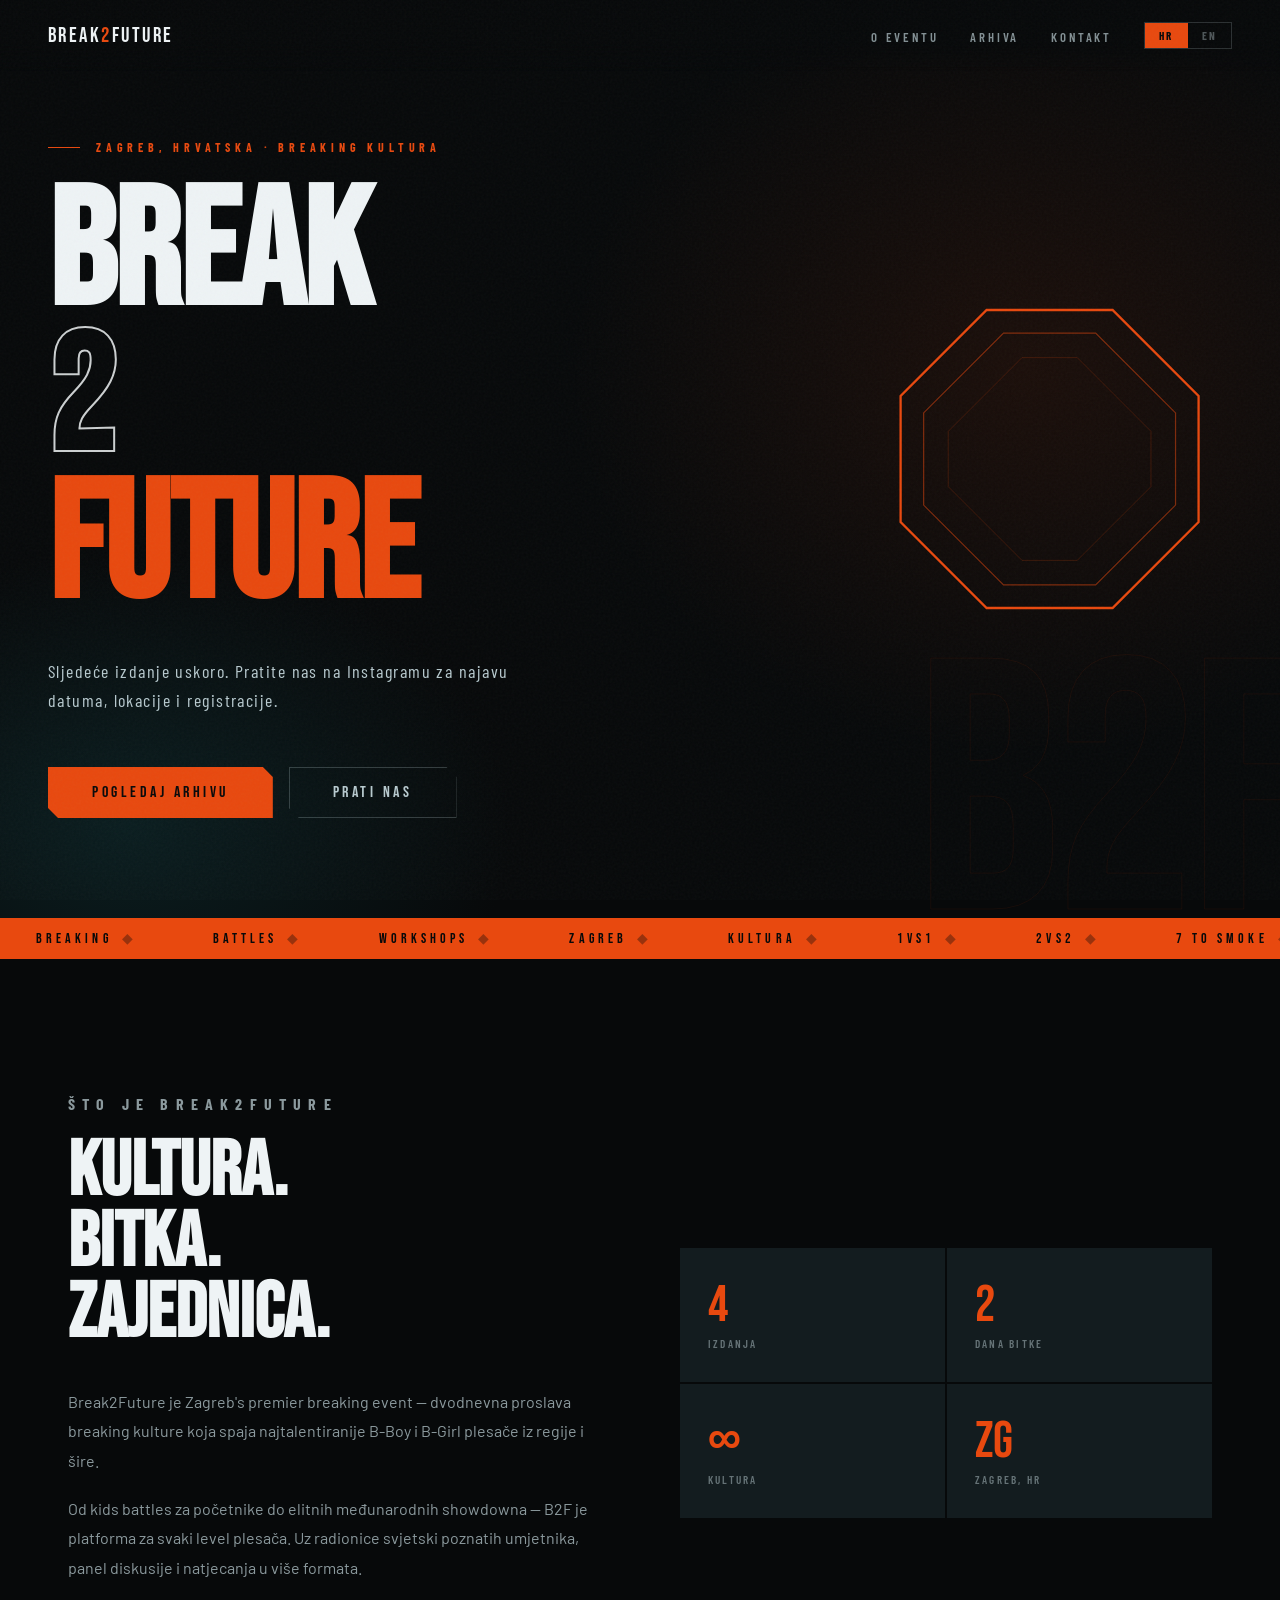
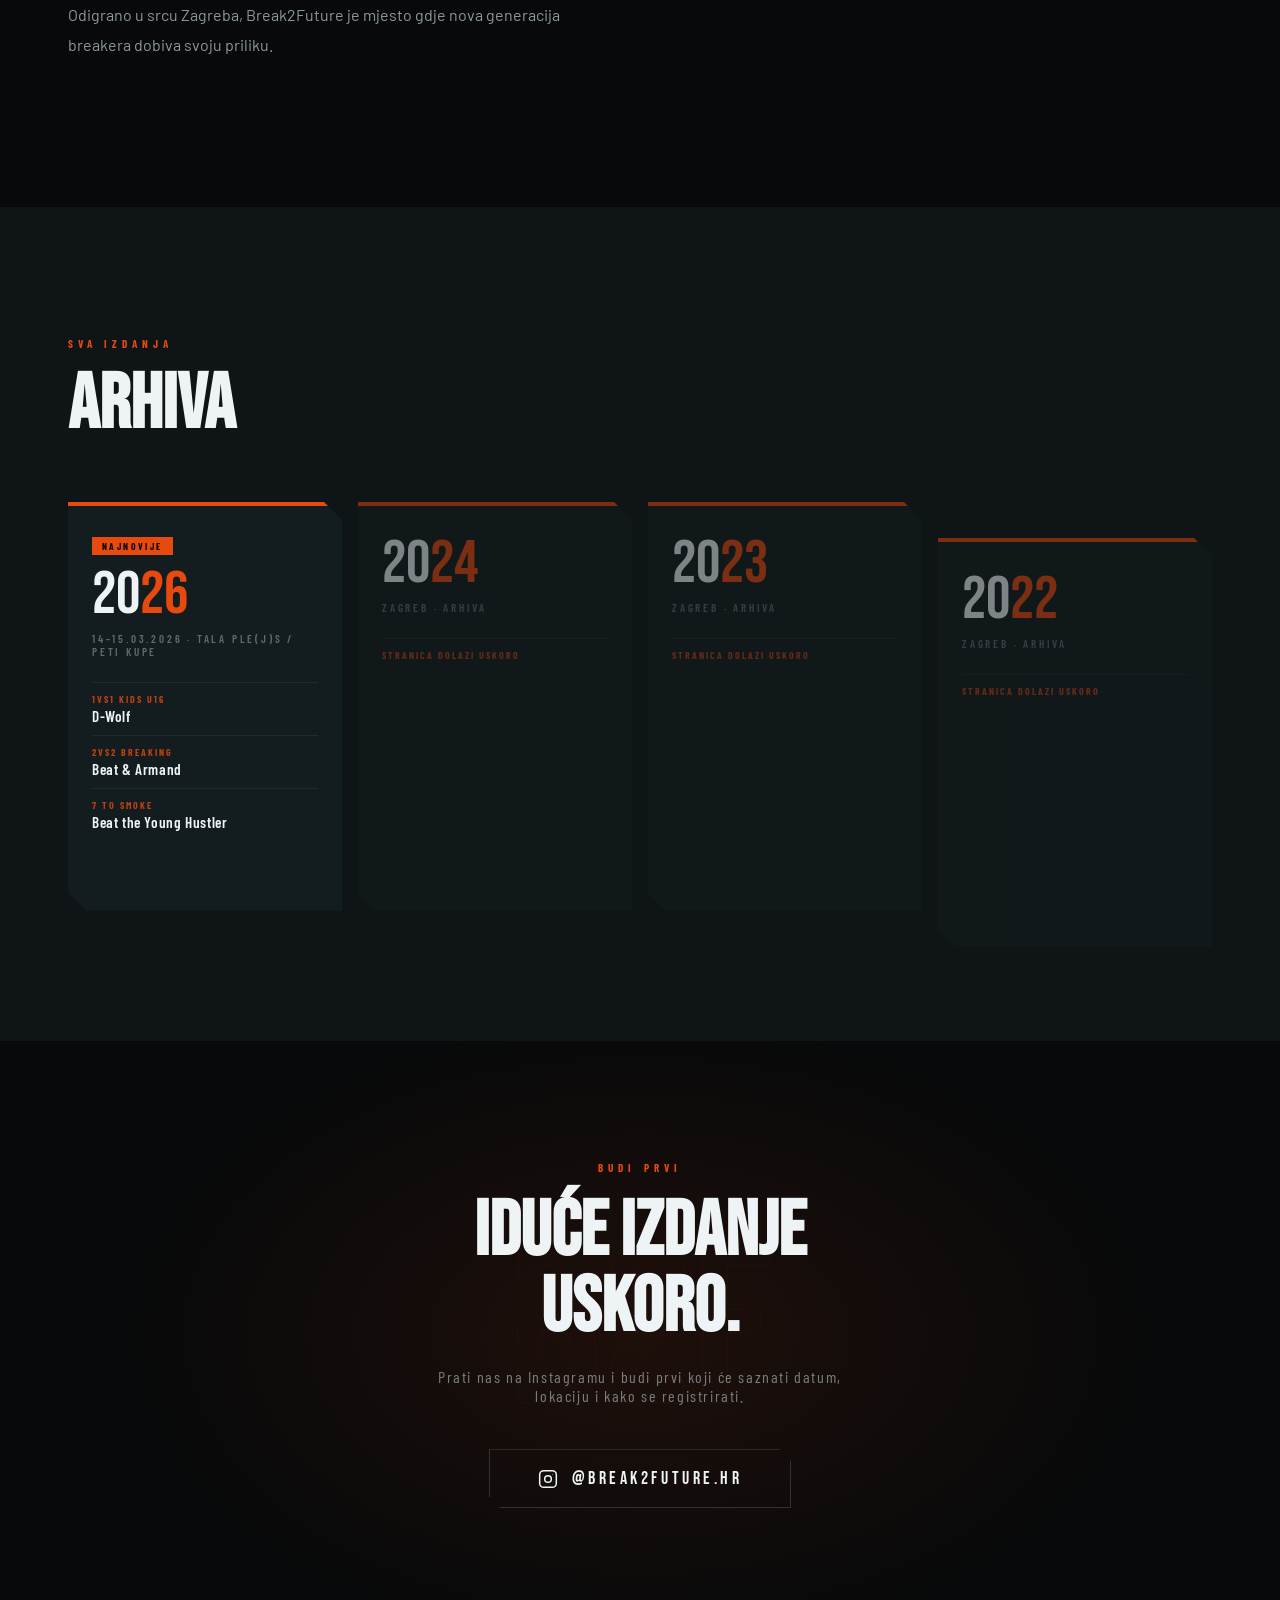
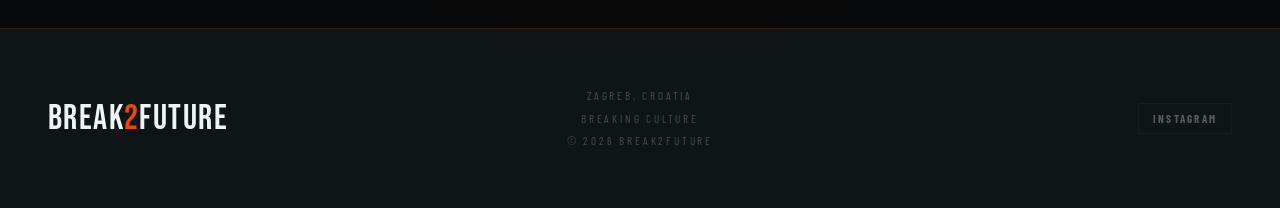
<file: index2.html>
<!DOCTYPE html>
<html lang="hr">
<head>
<meta charset="UTF-8">
<meta name="viewport" content="width=device-width, initial-scale=1.0">
<title>BREAK2FUTURE — Breaking Event, Zagreb</title>
<meta name="description" content="Break2Future je Zagreb's premier breaking event. Battles, workshops, kultura.">
<link rel="preconnect" href="https://fonts.googleapis.com">
<link href="https://fonts.googleapis.com/css2?family=Bebas+Neue&family=Barlow+Condensed:ital,wght@0,400;0,600;0,700;1,400&family=Barlow:wght@300;400;500&display=swap" rel="stylesheet">
<style>
*, *::before, *::after { box-sizing: border-box; margin: 0; padding: 0; }

:root {
  --orange: #E8490F;
  --orange-dim: rgba(232,73,15,0.15);
  --dark: #07090A;
  --mid: #0F1517;
  --panel: #131C1F;
  --light: #B8CACF;
  --white: #EEF3F5;
}

html { scroll-behavior: smooth; }

body {
  background: var(--dark);
  color: var(--white);
  font-family: 'Barlow', sans-serif;
  overflow-x: hidden;
}

/* GRAIN */
body::after {
  content: '';
  position: fixed; inset: 0;
  background-image: url("data:image/svg+xml,%3Csvg viewBox='0 0 512 512' xmlns='http://www.w3.org/2000/svg'%3E%3Cfilter id='n'%3E%3CfeTurbulence type='fractalNoise' baseFrequency='0.75' numOctaves='4' stitchTiles='stitch'/%3E%3C/filter%3E%3Crect width='100%25' height='100%25' filter='url(%23n)'/%3E%3C/svg%3E");
  opacity: 0.035;
  pointer-events: none;
  z-index: 9999;
}

/* ── NAV ── */
nav {
  position: fixed; top: 0; left: 0; right: 0; z-index: 200;
  display: flex; align-items: center; justify-content: space-between;
  padding: 22px 48px;
  background: linear-gradient(to bottom, rgba(7,9,10,0.98) 60%, transparent);
  backdrop-filter: blur(2px);
}

.nav-logo {
  font-family: 'Bebas Neue', sans-serif;
  font-size: 1.3rem; letter-spacing: 0.12em;
  color: var(--white); text-decoration: none;
}
.nav-logo span { color: var(--orange); }

.nav-right { display: flex; align-items: center; gap: 32px; }

.nav-links { display: flex; gap: 32px; list-style: none; }
.nav-links a {
  font-family: 'Barlow Condensed', sans-serif;
  font-size: 0.8rem; font-weight: 600;
  letter-spacing: 0.22em; text-transform: uppercase;
  color: var(--light); text-decoration: none;
  opacity: 0.7; transition: opacity 0.2s, color 0.2s;
}
.nav-links a:hover { opacity: 1; color: var(--orange); }

/* LANG TOGGLE */
.lang-toggle {
  display: flex; gap: 0;
  border: 1px solid rgba(184,202,207,0.2);
}
.lang-btn {
  font-family: 'Barlow Condensed', sans-serif;
  font-size: 0.7rem; font-weight: 700; letter-spacing: 0.2em;
  padding: 6px 14px; cursor: pointer; border: none;
  background: transparent; color: var(--light);
  opacity: 0.4; transition: all 0.2s; text-transform: uppercase;
}
.lang-btn.active { background: var(--orange); color: var(--dark); opacity: 1; }

/* ── HERO ── */
.hero {
  min-height: 100vh;
  display: flex; flex-direction: column;
  justify-content: center; align-items: flex-start;
  padding: 140px 48px 100px;
  position: relative; overflow: hidden;
}

.hero-bg {
  position: absolute; inset: 0;
  background:
    radial-gradient(ellipse 55% 65% at 80% 40%, rgba(232,73,15,0.09) 0%, transparent 65%),
    radial-gradient(ellipse 50% 50% at 10% 90%, rgba(13,43,46,0.6) 0%, transparent 60%),
    var(--dark);
  transition: background 1s ease;
}

/* recap mode tints hero slightly differently */
.hero.mode-recap .hero-bg {
  background:
    radial-gradient(ellipse 55% 65% at 20% 40%, rgba(232,73,15,0.11) 0%, transparent 65%),
    radial-gradient(ellipse 50% 50% at 90% 80%, rgba(13,43,46,0.5) 0%, transparent 60%),
    var(--dark);
}

/* announcement mode — more intense orange */
.hero.mode-announcement .hero-bg {
  background:
    radial-gradient(ellipse 65% 70% at 75% 45%, rgba(232,73,15,0.16) 0%, transparent 65%),
    radial-gradient(ellipse 40% 50% at 10% 80%, rgba(13,43,46,0.7) 0%, transparent 60%),
    var(--dark);
}

/* big background text */
.hero-ghost {
  position: absolute;
  right: -2%; bottom: -4%;
  font-family: 'Bebas Neue', sans-serif;
  font-size: clamp(180px, 28vw, 420px);
  line-height: 0.85;
  color: transparent;
  -webkit-text-stroke: 1px rgba(232,73,15,0.07);
  letter-spacing: -0.02em;
  user-select: none; pointer-events: none;
  animation: fadeIn 1.2s ease both;
}

.hero-content { position: relative; z-index: 2; max-width: 900px; }

.hero-eyebrow {
  display: flex; align-items: center; gap: 16px;
  font-family: 'Barlow Condensed', sans-serif;
  font-size: 0.75rem; font-weight: 700;
  letter-spacing: 0.4em; text-transform: uppercase;
  color: var(--orange); margin-bottom: 28px;
  animation: fadeUp 0.7s ease both;
}
.hero-eyebrow::before {
  content: '';
  display: block; width: 32px; height: 1px;
  background: var(--orange);
}

.hero-title {
  font-family: 'Bebas Neue', sans-serif;
  line-height: 0.88; letter-spacing: -0.01em;
  animation: fadeUp 0.7s 0.1s ease both;
}

/* coming soon — big B2F logo style */
.hero-title.title-b2f {
  font-size: clamp(72px, 13vw, 180px);
}
.hero-title .line-outline {
  display: block;
  -webkit-text-stroke: 2px rgba(238,243,245,0.85);
  color: transparent;
}
.hero-title .line-solid { display: block; color: var(--white); }
.hero-title .line-accent { display: block; color: var(--orange); }

/* recap / announcement — event title style */
.hero-title.title-event {
  font-size: clamp(52px, 9vw, 130px);
}

/* recap badge */
.hero-badge {
  display: inline-flex; align-items: center; gap: 10px;
  background: var(--orange);
  color: var(--dark);
  font-family: 'Barlow Condensed', sans-serif;
  font-size: 0.7rem; font-weight: 700;
  letter-spacing: 0.3em; text-transform: uppercase;
  padding: 8px 18px; margin-bottom: 24px;
  animation: fadeUp 0.5s ease both;
}
.hero-badge-dot {
  width: 7px; height: 7px; border-radius: 50%;
  background: var(--dark); opacity: 0.5;
  animation: pulse 1.8s ease infinite;
}
@keyframes pulse {
  0%, 100% { opacity: 0.5; transform: scale(1); }
  50% { opacity: 1; transform: scale(1.3); }
}

/* countdown for announcement mode */
.hero-countdown {
  display: flex; gap: 0; margin-top: 40px; margin-bottom: 4px;
  animation: fadeUp 0.7s 0.25s ease both;
}
.hcd-item { text-align: center; padding: 0 20px 0 0; margin-right: 20px; border-right: 1px solid rgba(184,202,207,0.15); }
.hcd-item:last-child { border-right: none; }
.hcd-num {
  font-family: 'Bebas Neue', sans-serif;
  font-size: clamp(36px, 5vw, 60px);
  color: var(--orange); line-height: 1;
}
.hcd-unit {
  font-family: 'Barlow Condensed', sans-serif;
  font-size: 0.6rem; font-weight: 700;
  letter-spacing: 0.25em; text-transform: uppercase;
  color: var(--light); opacity: 0.45; margin-top: 4px;
}

.hero-sub {
  margin-top: 36px;
  font-family: 'Barlow Condensed', sans-serif;
  font-size: clamp(14px, 1.8vw, 18px);
  letter-spacing: 0.08em; line-height: 1.6;
  color: var(--light); opacity: 0.65; max-width: 520px;
  animation: fadeUp 0.7s 0.2s ease both;
}

.hero-actions {
  margin-top: 52px; display: flex; gap: 16px; flex-wrap: wrap;
  animation: fadeUp 0.7s 0.3s ease both;
}

.btn {
  font-family: 'Bebas Neue', sans-serif;
  font-size: 1rem; letter-spacing: 0.22em;
  padding: 16px 44px; text-decoration: none;
  display: inline-block;
  clip-path: polygon(0 0, calc(100% - 10px) 0, 100% 10px, 100% 100%, 10px 100%, 0 calc(100% - 10px));
  transition: transform 0.2s, background 0.2s, color 0.2s;
}
.btn:hover { transform: translate(-2px, -2px); }
.btn-primary { background: var(--orange); color: var(--dark); }
.btn-primary:hover { background: var(--white); }
.btn-ghost {
  background: transparent; color: var(--light);
  box-shadow: inset 0 0 0 1px rgba(184,202,207,0.25);
}
.btn-ghost:hover { color: var(--orange); box-shadow: inset 0 0 0 1px var(--orange); }

/* Octagon deco */
.hero-oct {
  position: absolute; right: 6%; top: 50%;
  transform: translateY(-50%);
  width: clamp(160px, 24vw, 360px); aspect-ratio: 1;
  opacity: 0.1; animation: spin 80s linear infinite, fadeIn 2s ease both;
}

/* ── TICKER ── */
.ticker {
  background: var(--orange);
  padding: 12px 0; overflow: hidden;
}
.ticker-track {
  display: flex; width: max-content;
  animation: ticker 30s linear infinite;
}
.ticker-item {
  font-family: 'Bebas Neue', sans-serif;
  font-size: 0.85rem; letter-spacing: 0.3em;
  color: var(--dark); padding: 0 36px; white-space: nowrap;
}
.ticker-dot { opacity: 0.35; margin: 0 4px; }

/* ── ABOUT ── */
.about {
  padding: 130px 48px;
  display: grid;
  grid-template-columns: 1fr 1fr;
  gap: 80px; max-width: 1240px; margin: 0 auto;
  align-items: center;
}

.section-label {
  font-family: 'Barlow Condensed', sans-serif;
  font-size: 0.7rem; font-weight: 700;
  letter-spacing: 0.45em; text-transform: uppercase;
  color: var(--orange); margin-bottom: 20px;
}

.section-title {
  font-family: 'Bebas Neue', sans-serif;
  font-size: clamp(42px, 6vw, 82px);
  line-height: 0.93; margin-bottom: 36px;
}

.about-text p {
  font-size: 1rem; line-height: 1.85;
  color: var(--light); opacity: 0.75; margin-bottom: 18px;
}

.about-right { display: flex; flex-direction: column; gap: 2px; }

.stat-row {
  display: grid; grid-template-columns: 1fr 1fr; gap: 2px;
}

.stat {
  background: var(--panel);
  padding: 32px 28px;
  position: relative; overflow: hidden;
  transition: background 0.3s;
}
.stat:hover { background: #182022; }
.stat::after {
  content: '';
  position: absolute; bottom: 0; left: 0;
  width: 100%; height: 2px;
  background: var(--orange);
  transform: scaleX(0); transform-origin: left;
  transition: transform 0.35s;
}
.stat:hover::after { transform: scaleX(1); }
.stat-n {
  font-family: 'Bebas Neue', sans-serif;
  font-size: 3.2rem; color: var(--orange); line-height: 1;
}
.stat-l {
  font-family: 'Barlow Condensed', sans-serif;
  font-size: 0.7rem; font-weight: 600;
  letter-spacing: 0.2em; text-transform: uppercase;
  color: var(--light); opacity: 0.5; margin-top: 6px;
}

/* ── ARCHIVE ── */
.archive-section {
  background: var(--mid);
  padding: 130px 0;
}
.archive-inner {
  max-width: 1240px; margin: 0 auto; padding: 0 48px;
}

.archive-grid {
  display: grid;
  grid-template-columns: repeat(4, 1fr);
  gap: 16px; margin-top: 60px;
}

.edition-card {
  position: relative; overflow: hidden;
  background: var(--panel);
  clip-path: polygon(0 0, calc(100% - 18px) 0, 100% 18px, 100% 100%, 18px 100%, 0 calc(100% - 18px));
  text-decoration: none; color: var(--white);
  display: block;
  transition: transform 0.3s;
  group: true;
}
.edition-card:hover { transform: translateY(-6px); }

.edition-card-inner {
  padding: 0;
}

/* Colored top bar per edition */
.edition-top {
  height: 4px; width: 100%;
  background: var(--orange);
}

.edition-body { padding: 28px 24px 32px; }

.edition-year {
  font-family: 'Bebas Neue', sans-serif;
  font-size: 3.8rem; line-height: 1;
  color: var(--white);
}
.edition-year span { color: var(--orange); }

.edition-meta {
  font-family: 'Barlow Condensed', sans-serif;
  font-size: 0.7rem; font-weight: 600;
  letter-spacing: 0.25em; text-transform: uppercase;
  color: var(--light); opacity: 0.45;
  margin-top: 6px; margin-bottom: 24px;
}

.edition-winners { display: flex; flex-direction: column; gap: 10px; }

.winner-row {
  border-top: 1px solid rgba(184,202,207,0.08);
  padding-top: 10px;
}
.winner-cat {
  font-family: 'Barlow Condensed', sans-serif;
  font-size: 0.62rem; font-weight: 700;
  letter-spacing: 0.2em; text-transform: uppercase;
  color: var(--orange); opacity: 0.8; margin-bottom: 2px;
}
.winner-name {
  font-family: 'Barlow Condensed', sans-serif;
  font-size: 0.95rem; font-weight: 600;
  letter-spacing: 0.04em; color: var(--white);
}

.edition-cta {
  display: flex; align-items: center; gap: 10px;
  margin-top: 28px;
  font-family: 'Barlow Condensed', sans-serif;
  font-size: 0.72rem; font-weight: 700;
  letter-spacing: 0.3em; text-transform: uppercase;
  color: var(--orange); opacity: 0;
  transition: opacity 0.3s;
}
.edition-card:hover .edition-cta { opacity: 1; }
.edition-cta::after {
  content: '→';
  font-size: 1rem; transition: transform 0.2s;
}
.edition-card:hover .edition-cta::after { transform: translateX(4px); }

/* Archive: current edition badge */
.badge-current {
  display: inline-block;
  background: var(--orange);
  color: var(--dark);
  font-family: 'Barlow Condensed', sans-serif;
  font-size: 0.6rem; font-weight: 700;
  letter-spacing: 0.25em; text-transform: uppercase;
  padding: 3px 10px; margin-bottom: 10px;
}

/* ── CTA BAND ── */
.cta-band {
  padding: 120px 48px;
  text-align: center;
  position: relative; overflow: hidden;
}

.cta-band-bg {
  position: absolute; inset: 0;
  background: radial-gradient(ellipse 60% 80% at 50% 50%, rgba(232,73,15,0.1) 0%, transparent 70%);
}

.cta-band-ghost {
  position: absolute;
  font-family: 'Bebas Neue', sans-serif;
  font-size: clamp(100px, 18vw, 260px);
  color: transparent;
  -webkit-text-stroke: 1px rgba(232,73,15,0.05);
  top: 50%; left: 50%;
  transform: translate(-50%, -50%);
  white-space: nowrap; pointer-events: none;
}

.cta-band-content { position: relative; z-index: 2; }

.cta-band-title {
  font-family: 'Bebas Neue', sans-serif;
  font-size: clamp(36px, 6vw, 80px);
  line-height: 1; margin-bottom: 20px;
}

.cta-band-sub {
  font-family: 'Barlow Condensed', sans-serif;
  font-size: 1rem; letter-spacing: 0.1em;
  color: var(--light); opacity: 0.6;
  margin-bottom: 44px; max-width: 420px; margin-left: auto; margin-right: auto;
}

.ig-link {
  display: inline-flex; align-items: center; gap: 14px;
  font-family: 'Bebas Neue', sans-serif;
  font-size: 1.1rem; letter-spacing: 0.2em;
  color: var(--white); text-decoration: none;
  border: 1px solid rgba(184,202,207,0.2);
  padding: 18px 48px;
  clip-path: polygon(0 0, calc(100% - 12px) 0, 100% 12px, 100% 100%, 12px 100%, 0 calc(100% - 12px));
  transition: all 0.25s;
}
.ig-link:hover {
  background: var(--orange);
  border-color: var(--orange);
  color: var(--dark);
  transform: translate(-2px,-2px);
}
.ig-icon { width: 20px; height: 20px; }

/* ── FOOTER ── */
footer {
  background: var(--mid);
  border-top: 1px solid rgba(232,73,15,0.15);
  padding: 56px 48px;
  display: grid;
  grid-template-columns: 1fr auto 1fr;
  align-items: center; gap: 24px;
}

.footer-logo {
  font-family: 'Bebas Neue', sans-serif;
  font-size: 2.2rem; letter-spacing: 0.04em;
}
.footer-logo span { color: var(--orange); }

.footer-center {
  font-family: 'Barlow Condensed', sans-serif;
  font-size: 0.7rem; letter-spacing: 0.25em;
  text-transform: uppercase;
  color: var(--light); opacity: 0.3;
  text-align: center; line-height: 2;
}

.footer-right {
  display: flex; justify-content: flex-end; gap: 12px;
}

.footer-link {
  font-family: 'Barlow Condensed', sans-serif;
  font-size: 0.7rem; font-weight: 700;
  letter-spacing: 0.2em; text-transform: uppercase;
  color: var(--light); text-decoration: none;
  opacity: 0.4; padding: 8px 14px;
  border: 1px solid rgba(184,202,207,0.12);
  transition: all 0.2s;
}
.footer-link:hover { opacity: 1; color: var(--orange); border-color: var(--orange); }

/* ── SCROLL REVEAL ── */
.reveal {
  opacity: 0; transform: translateY(36px);
  transition: opacity 0.65s ease, transform 0.65s ease;
}
.reveal.visible { opacity: 1; transform: none; }

/* ── ANIMATIONS ── */
@keyframes fadeUp {
  from { opacity: 0; transform: translateY(28px); }
  to   { opacity: 1; transform: translateY(0); }
}
@keyframes fadeIn {
  from { opacity: 0; } to { opacity: 1; }
}
@keyframes spin {
  to { transform: translateY(-50%) rotate(360deg); }
}
@keyframes ticker {
  from { transform: translateX(0); }
  to   { transform: translateX(-50%); }
}

/* ── RESPONSIVE ── */
@media (max-width: 900px) {
  nav { padding: 18px 24px; }
  .nav-links { display: none; }
  .hero { padding: 110px 24px 80px; }
  .hero-oct { display: none; }
  .about { grid-template-columns: 1fr; gap: 48px; padding: 80px 24px; }
  .stat-row { grid-template-columns: 1fr 1fr; }
  .archive-grid { grid-template-columns: 1fr 1fr; }
  .archive-inner { padding: 0 24px; }
  .cta-band { padding: 80px 24px; }
  footer { grid-template-columns: 1fr; text-align: center; padding: 40px 24px; }
  .footer-right { justify-content: center; }
}
@media (max-width: 540px) {
  .archive-grid { grid-template-columns: 1fr; }
  .stat-row { grid-template-columns: 1fr; }
}
</style>
</head>
<body>

<!-- NAV -->
<nav>
  <a href="index.html" class="nav-logo">BREAK<span>2</span>FUTURE</a>
  <div class="nav-right">
    <ul class="nav-links">
      <li><a href="#about" data-hr="O eventu" data-en="About">O eventu</a></li>
      <li><a href="#archive" data-hr="Arhiva" data-en="Archive">Arhiva</a></li>
      <li><a href="#follow" data-hr="Kontakt" data-en="Contact">Kontakt</a></li>
    </ul>
    <div class="lang-toggle">
      <button class="lang-btn active" onclick="setLang('hr')">HR</button>
      <button class="lang-btn" onclick="setLang('en')">EN</button>
    </div>
  </div>
</nav>

<!-- HERO — populated by SITE_CONFIG in JS -->
<section class="hero" id="hero">
  <div class="hero-bg"></div>
  <div class="hero-ghost" id="hero-ghost">B2F</div>
  <svg class="hero-oct" viewBox="0 0 200 200" fill="none" xmlns="http://www.w3.org/2000/svg">
    <polygon points="59,3 141,3 197,59 197,141 141,197 59,197 3,141 3,59" stroke="#E8490F" stroke-width="1.5"/>
    <polygon points="70,18 130,18 182,70 182,130 130,182 70,182 18,130 18,70" stroke="#E8490F" stroke-width="0.8" opacity="0.5"/>
    <polygon points="82,34 118,34 166,82 166,118 118,166 82,166 34,118 34,82" stroke="#E8490F" stroke-width="0.5" opacity="0.25"/>
  </svg>
  <div class="hero-content" id="hero-content"></div>
</section>

<!-- TICKER -->
<div class="ticker">
  <div class="ticker-track" id="ticker">
    <span class="ticker-item">BREAKING <span class="ticker-dot">◆</span></span>
    <span class="ticker-item">BATTLES <span class="ticker-dot">◆</span></span>
    <span class="ticker-item">WORKSHOPS <span class="ticker-dot">◆</span></span>
    <span class="ticker-item">ZAGREB <span class="ticker-dot">◆</span></span>
    <span class="ticker-item">KULTURA <span class="ticker-dot">◆</span></span>
    <span class="ticker-item">1VS1 <span class="ticker-dot">◆</span></span>
    <span class="ticker-item">2VS2 <span class="ticker-dot">◆</span></span>
    <span class="ticker-item">7 TO SMOKE <span class="ticker-dot">◆</span></span>
    <span class="ticker-item">BREAK2FUTURE <span class="ticker-dot">◆</span></span>
    <span class="ticker-item">BREAKING <span class="ticker-dot">◆</span></span>
    <span class="ticker-item">BATTLES <span class="ticker-dot">◆</span></span>
    <span class="ticker-item">WORKSHOPS <span class="ticker-dot">◆</span></span>
    <span class="ticker-item">ZAGREB <span class="ticker-dot">◆</span></span>
    <span class="ticker-item">KULTURA <span class="ticker-dot">◆</span></span>
    <span class="ticker-item">1VS1 <span class="ticker-dot">◆</span></span>
    <span class="ticker-item">2VS2 <span class="ticker-dot">◆</span></span>
    <span class="ticker-item">7 TO SMOKE <span class="ticker-dot">◆</span></span>
    <span class="ticker-item">BREAK2FUTURE <span class="ticker-dot">◆</span></span>
  </div>
</div>

<!-- ABOUT -->
<section class="about" id="about">
  <div class="about-text reveal">
    <p class="section-label" data-hr="Što je Break2Future" data-en="What is Break2Future">Što je Break2Future</p>
    <h2 class="section-title" data-hr="KULTURA.<br>BITKA.<br>ZAJEDNICA." data-en="CULTURE.<br>BATTLE.<br>COMMUNITY.">KULTURA.<br>BITKA.<br>ZAJEDNICA.</h2>
    <p data-hr="Break2Future je Zagreb's premier breaking event — dvodnevna proslava breaking kulture koja spaja najtalentiranije B-Boy i B-Girl plesače iz regije i šire." data-en="Break2Future is Zagreb's premier breaking event — a two-day celebration of breaking culture that brings together the most talented B-Boys and B-Girls from the region and beyond.">
      Break2Future je Zagreb's premier breaking event — dvodnevna proslava breaking kulture koja spaja najtalentiranije B-Boy i B-Girl plesače iz regije i šire.
    </p>
    <p data-hr="Od kids battles za početnike do elitnih međunarodnih showdowna — B2F je platforma za svaki level plesača. Uz radionice svjetski poznatih umjetnika, panel diskusije i natjecanja u više formata." data-en="From beginner-level kids battles to elite international showdowns — B2F is a platform for every level of dancer. With workshops from world-class artists, panel discussions and competitions across multiple formats.">
      Od kids battles za početnike do elitnih međunarodnih showdowna — B2F je platforma za svaki level plesača. Uz radionice svjetski poznatih umjetnika, panel diskusije i natjecanja u više formata.
    </p>
    <p data-hr="Odigrano u srcu Zagreba, Break2Future je mjesto gdje nova generacija breakera dobiva svoju priliku." data-en="Held in the heart of Zagreb, Break2Future is where the next generation of breakers get their moment.">
      Odigrano u srcu Zagreba, Break2Future je mjesto gdje nova generacija breakera dobiva svoju priliku.
    </p>
  </div>
  <div class="about-right reveal">
    <div class="stat-row">
      <div class="stat">
        <div class="stat-n">4</div>
        <div class="stat-l" data-hr="Izdanja" data-en="Editions">Izdanja</div>
      </div>
      <div class="stat">
        <div class="stat-n">2</div>
        <div class="stat-l" data-hr="Dana bitke" data-en="Days of battle">Dana bitke</div>
      </div>
    </div>
    <div class="stat-row">
      <div class="stat">
        <div class="stat-n">∞</div>
        <div class="stat-l" data-hr="Kultura" data-en="Culture">Kultura</div>
      </div>
      <div class="stat">
        <div class="stat-n">ZG</div>
        <div class="stat-l" data-hr="Zagreb, HR" data-en="Zagreb, HR">Zagreb, HR</div>
      </div>
    </div>
  </div>
</section>

<!-- ARCHIVE -->
<section class="archive-section" id="archive">
  <div class="archive-inner">
    <p class="section-label reveal" data-hr="Sva izdanja" data-en="All editions">Sva izdanja</p>
    <h2 class="section-title reveal" data-hr="ARHIVA" data-en="ARCHIVE">ARHIVA</h2>

    <div class="archive-grid">

      <!-- B2F 2026 -->
      <a href="b2f-2026.html" class="edition-card reveal">
        <div class="edition-top"></div>
        <div class="edition-body">
          <div class="badge-current" data-hr="Najnovije" data-en="Latest">Najnovije</div>
          <div class="edition-year">20<span>26</span></div>
          <div class="edition-meta">14–15.03.2026 · Tala Ple(j)s / Peti Kupe</div>
          <div class="edition-winners">
            <div class="winner-row">
              <div class="winner-cat" data-hr="1VS1 Kids U16" data-en="1VS1 Kids U16">1VS1 Kids U16</div>
              <div class="winner-name">D-Wolf</div>
            </div>
            <div class="winner-row">
              <div class="winner-cat">2VS2 Breaking</div>
              <div class="winner-name">Beat & Armand</div>
            </div>
            <div class="winner-row">
              <div class="winner-cat">7 to Smoke</div>
              <div class="winner-name">Beat the Young Hustler</div>
            </div>
          </div>
          <div class="edition-cta" data-hr="Pogledaj izdanje" data-en="View edition">Pogledaj izdanje</div>
        </div>
      </a>

      <!-- B2F 2024 -->
      <div class="edition-card reveal" style="opacity:0.5;cursor:default;">
        <div class="edition-top"></div>
        <div class="edition-body">
          <div class="edition-year">20<span>24</span></div>
          <div class="edition-meta" data-hr="Zagreb · Arhiva" data-en="Zagreb · Archive">Zagreb · Arhiva</div>
          <div class="edition-winners">
            <div class="winner-row">
              <div class="winner-cat" data-hr="Stranica dolazi uskoro" data-en="Page coming soon">Stranica dolazi uskoro</div>
            </div>
          </div>
        </div>
      </div>

      <!-- B2F 2023 -->
      <div class="edition-card reveal" style="opacity:0.5;cursor:default;">
        <div class="edition-top"></div>
        <div class="edition-body">
          <div class="edition-year">20<span>23</span></div>
          <div class="edition-meta" data-hr="Zagreb · Arhiva" data-en="Zagreb · Archive">Zagreb · Arhiva</div>
          <div class="edition-winners">
            <div class="winner-row">
              <div class="winner-cat" data-hr="Stranica dolazi uskoro" data-en="Page coming soon">Stranica dolazi uskoro</div>
            </div>
          </div>
        </div>
      </div>

      <!-- B2F 2022 -->
      <div class="edition-card reveal" style="opacity:0.5;cursor:default;">
        <div class="edition-top"></div>
        <div class="edition-body">
          <div class="edition-year">20<span>22</span></div>
          <div class="edition-meta" data-hr="Zagreb · Arhiva" data-en="Zagreb · Archive">Zagreb · Arhiva</div>
          <div class="edition-winners">
            <div class="winner-row">
              <div class="winner-cat" data-hr="Stranica dolazi uskoro" data-en="Page coming soon">Stranica dolazi uskoro</div>
            </div>
          </div>
        </div>
      </div>

    </div>
  </div>
</section>

<!-- CTA / FOLLOW -->
<section class="cta-band" id="follow">
  <div class="cta-band-bg"></div>
  <div class="cta-band-ghost">B2F</div>
  <div class="cta-band-content reveal">
    <p class="section-label" data-hr="Budi prvi" data-en="Be the first">Budi prvi</p>
    <h2 class="cta-band-title" data-hr="IDUĆE IZDANJE<br>USKORO." data-en="NEXT EDITION<br>COMING SOON.">IDUĆE IZDANJE<br>USKORO.</h2>
    <p class="cta-band-sub" data-hr="Prati nas na Instagramu i budi prvi koji će saznati datum, lokaciju i kako se registrirati." data-en="Follow us on Instagram and be the first to know the date, location and how to register.">
      Prati nas na Instagramu i budi prvi koji će saznati datum, lokaciju i kako se registrirati.
    </p>
    <a href="https://www.instagram.com/break2future.hr/" target="_blank" class="ig-link">
      <svg class="ig-icon" viewBox="0 0 24 24" fill="none" stroke="currentColor" stroke-width="1.8" stroke-linecap="round" stroke-linejoin="round">
        <rect x="2" y="2" width="20" height="20" rx="5" ry="5"/>
        <circle cx="12" cy="12" r="4"/>
        <circle cx="17.5" cy="6.5" r="0.5" fill="currentColor" stroke="none"/>
      </svg>
      @break2future.hr
    </a>
  </div>
</section>

<!-- FOOTER -->
<footer>
  <div class="footer-logo">BREAK<span>2</span>FUTURE</div>
  <div class="footer-center">
    Zagreb, Croatia<br>
    breaking culture<br>
    © 2026 Break2Future
  </div>
  <div class="footer-right">
    <a href="https://www.instagram.com/break2future.hr/" target="_blank" class="footer-link">Instagram</a>
  </div>
</footer>

<script>
// ════════════════════════════════════════════════════
//  SITE CONFIG — jedina stvar koju treba mijenjati
//  mode: 'coming_soon' | 'recap' | 'announcement'
// ════════════════════════════════════════════════════
const SITE_CONFIG = {

  // ── Trenutni mode ──────────────────────────────────
  // Promijeni ovo kada se stanje mijenja:
  //   'coming_soon'   → između recapa i sljedeće najave
  //   'recap'         → odmah nakon eventa
  //   'announcement'  → kada je sljedeći event najavljen
  mode: 'coming_soon',

  // ── Recap (ispuni nakon eventa) ────────────────────
  recap: {
    edition: '2026',
    date_hr: '14–15. ožujka 2026.',
    date_en: 'March 14–15, 2026',
    location: 'Tala Ple(i)s / Peti Kupe, Zagreb',
    headline_hr: 'B2F 2026 JE ODIGRAN.',
    headline_en: 'B2F 2026 IS DONE.',
    sub_hr: 'Hvala svima koji su bili dio ovogodišnjeg Break2Future. Pogledajte recap izdanja.',
    sub_en: 'Thank you to everyone who was part of this year\'s Break2Future. Check out the edition recap.',
    link: 'b2f-2026.html',
    cta_hr: 'Pogledaj recap',
    cta_en: 'View recap',
  },

  // ── Announcement (ispuni kada ima nova najava) ──────
  announcement: {
    edition: '2027',
    date_hr: 'XX. 2027.',          // npr. '14–15. ožujka 2027.'
    date_en: 'XX 2027',
    location: 'Zagreb',
    headline_hr: 'BREAK2FUTURE\n2027',
    headline_en: 'BREAK2FUTURE\n2027',
    sub_hr: 'Sljedeće izdanje je potvrđeno. Registracija uskoro otvorena.',
    sub_en: 'The next edition is confirmed. Registration opening soon.',
    event_date: '2027-03-14T10:00:00', // za countdown
    link: 'b2f-2027.html',
    cta_primary_hr: 'Registriraj se',
    cta_primary_en: 'Register',
    cta_secondary_hr: 'Saznaj više',
    cta_secondary_en: 'Learn more',
  },
};
// ════════════════════════════════════════════════════

// ── Aktivni jezik ────────────────────────────────────
let activeLang = 'hr';

// ── Render hero po modu ──────────────────────────────
function renderHero() {
  const hero = document.getElementById('hero');
  const content = document.getElementById('hero-content');
  const ghost = document.getElementById('hero-ghost');
  const { mode, recap, announcement } = SITE_CONFIG;

  hero.className = 'hero mode-' + mode;

  if (mode === 'coming_soon') {
    ghost.textContent = 'B2F';
    content.innerHTML = `
      <p class="hero-eyebrow">
        <span data-hr="Zagreb, Hrvatska · Breaking kultura"
              data-en="Zagreb, Croatia · Breaking culture">
          ${activeLang === 'hr' ? 'Zagreb, Hrvatska · Breaking kultura' : 'Zagreb, Croatia · Breaking culture'}
        </span>
      </p>
      <h1 class="hero-title title-b2f">
        <span class="line-solid">BREAK</span>
        <span class="line-outline">2</span>
        <span class="line-accent">FUTURE</span>
      </h1>
      <p class="hero-sub"
         data-hr="Sljedeće izdanje uskoro. Pratite nas na Instagramu za najavu datuma, lokacije i registracije."
         data-en="Next edition coming soon. Follow us on Instagram for the announcement of dates, location and registration.">
        ${activeLang === 'hr'
          ? 'Sljedeće izdanje uskoro. Pratite nas na Instagramu za najavu datuma, lokacije i registracije.'
          : 'Next edition coming soon. Follow us on Instagram for the announcement of dates, location and registration.'}
      </p>
      <div class="hero-actions">
        <a href="#archive" class="btn btn-primary"
           data-hr="Pogledaj arhivu" data-en="View Archive">
           ${activeLang === 'hr' ? 'Pogledaj arhivu' : 'View Archive'}
        </a>
        <a href="https://www.instagram.com/break2future.hr/" target="_blank"
           class="btn btn-ghost"
           data-hr="Prati nas" data-en="Follow us">
           ${activeLang === 'hr' ? 'Prati nas' : 'Follow us'}
        </a>
      </div>
    `;

  } else if (mode === 'recap') {
    ghost.textContent = recap.edition;
    const date = activeLang === 'hr' ? recap.date_hr : recap.date_en;
    const headline = activeLang === 'hr' ? recap.headline_hr : recap.headline_en;
    const sub = activeLang === 'hr' ? recap.sub_hr : recap.sub_en;
    const cta = activeLang === 'hr' ? recap.cta_hr : recap.cta_en;
    const archiveCta = activeLang === 'hr' ? 'Sva izdanja' : 'All editions';

    content.innerHTML = `
      <div class="hero-badge">
        <span class="hero-badge-dot"></span>
        <span data-hr="Upravo odigrano" data-en="Just happened">
          ${activeLang === 'hr' ? 'Upravo odigrano' : 'Just happened'}
        </span>
      </div>
      <p class="hero-eyebrow">
        <span>${date} · ${recap.location}</span>
      </p>
      <h1 class="hero-title title-event">
        ${headline.split('\n').map((line, i) =>
          `<span class="${i === 0 ? 'line-solid' : 'line-accent'}">${line}</span>`
        ).join('')}
      </h1>
      <p class="hero-sub"
         data-hr="${recap.sub_hr}"
         data-en="${recap.sub_en}">
        ${sub}
      </p>
      <div class="hero-actions">
        <a href="${recap.link}" class="btn btn-primary"
           data-hr="${recap.cta_hr}" data-en="${recap.cta_en}">${cta}</a>
        <a href="#archive" class="btn btn-ghost"
           data-hr="Sva izdanja" data-en="All editions">${archiveCta}</a>
      </div>
    `;

  } else if (mode === 'announcement') {
    ghost.textContent = announcement.edition;
    const date = activeLang === 'hr' ? announcement.date_hr : announcement.date_en;
    const headline = activeLang === 'hr' ? announcement.headline_hr : announcement.headline_en;
    const sub = activeLang === 'hr' ? announcement.sub_hr : announcement.sub_en;
    const ctaPrimary = activeLang === 'hr' ? announcement.cta_primary_hr : announcement.cta_primary_en;
    const ctaSecondary = activeLang === 'hr' ? announcement.cta_secondary_hr : announcement.cta_secondary_en;
    const countdownLabel = activeLang === 'hr' ? 'Do eventa' : 'Until event';

    content.innerHTML = `
      <p class="hero-eyebrow">
        <span>${date} · ${announcement.location}</span>
      </p>
      <h1 class="hero-title title-event">
        ${headline.split('\n').map((line, i) =>
          `<span class="${i === 0 ? 'line-solid' : 'line-accent'}">${line}</span>`
        ).join('')}
      </h1>
      <div class="hero-countdown" id="hero-cd">
        <div class="hcd-item"><div class="hcd-num" id="cd-d">--</div><div class="hcd-unit" data-hr="Dana" data-en="Days">${activeLang === 'hr' ? 'Dana' : 'Days'}</div></div>
        <div class="hcd-item"><div class="hcd-num" id="cd-h">--</div><div class="hcd-unit" data-hr="Sati" data-en="Hours">${activeLang === 'hr' ? 'Sati' : 'Hours'}</div></div>
        <div class="hcd-item"><div class="hcd-num" id="cd-m">--</div><div class="hcd-unit" data-hr="Minuta" data-en="Minutes">${activeLang === 'hr' ? 'Minuta' : 'Minutes'}</div></div>
        <div class="hcd-item"><div class="hcd-num" id="cd-s">--</div><div class="hcd-unit" data-hr="Sekundi" data-en="Seconds">${activeLang === 'hr' ? 'Sekundi' : 'Seconds'}</div></div>
      </div>
      <p class="hero-sub"
         data-hr="${announcement.sub_hr}"
         data-en="${announcement.sub_en}">
        ${sub}
      </p>
      <div class="hero-actions">
        <a href="${announcement.link}" class="btn btn-primary"
           data-hr="${announcement.cta_primary_hr}"
           data-en="${announcement.cta_primary_en}">${ctaPrimary}</a>
        <a href="#archive" class="btn btn-ghost"
           data-hr="${announcement.cta_secondary_hr}"
           data-en="${announcement.cta_secondary_en}">${ctaSecondary}</a>
      </div>
    `;

    // start countdown
    startCountdown(announcement.event_date);
  }

  // re-apply lang attributes after render
  applyLang(activeLang);
}

// ── Countdown ────────────────────────────────────────
let cdInterval = null;
function startCountdown(targetDate) {
  if (cdInterval) clearInterval(cdInterval);
  function tick() {
    const diff = new Date(targetDate) - new Date();
    if (diff <= 0) { clearInterval(cdInterval); return; }
    const d = Math.floor(diff / 86400000);
    const h = Math.floor((diff % 86400000) / 3600000);
    const m = Math.floor((diff % 3600000) / 60000);
    const s = Math.floor((diff % 60000) / 1000);
    const fmt = n => String(n).padStart(2, '0');
    const el = id => document.getElementById(id);
    if (el('cd-d')) el('cd-d').textContent = fmt(d);
    if (el('cd-h')) el('cd-h').textContent = fmt(h);
    if (el('cd-m')) el('cd-m').textContent = fmt(m);
    if (el('cd-s')) el('cd-s').textContent = fmt(s);
  }
  tick();
  cdInterval = setInterval(tick, 1000);
}

// ── Language ─────────────────────────────────────────
function applyLang(lang) {
  document.querySelectorAll('[data-hr]').forEach(el => {
    const txt = el.getAttribute('data-' + lang);
    if (txt) el.innerHTML = txt;
  });
  document.documentElement.lang = lang;
}

function setLang(lang) {
  activeLang = lang;
  document.querySelectorAll('.lang-btn').forEach(b =>
    b.classList.toggle('active', b.textContent.toLowerCase() === lang)
  );
  renderHero();
  applyLang(lang);
}

// ── Init ──────────────────────────────────────────────
renderHero();

// ── Scroll reveal ─────────────────────────────────────
const observer = new IntersectionObserver((entries) => {
  entries.forEach((e, i) => {
    if (e.isIntersecting) {
      setTimeout(() => e.target.classList.add('visible'), i * 90);
      observer.unobserve(e.target);
    }
  });
}, { threshold: 0.1 });
document.querySelectorAll('.reveal').forEach(el => observer.observe(el));
</script>
</body>
</html>
</file>
<file: style.css>
/* ================================================================
   BREAK2FUTURE — Shared Styles
   footer + hamburger/mobile-nav used on every page
   ================================================================ */

/* ── CSS variable fallbacks (each page overrides in its own <style>) ── */
:root {
  --orange: #E8490F;
  --light:  #C8D4D6;
  --white:  #F0F4F5;
  --mid:    #111C1F;
}

/* ── FOOTER ─────────────────────────────────────────────────────── */
footer {
  background: var(--mid);
  padding: 60px 48px;
  display: flex;
  justify-content: space-between;
  align-items: center;
  border-top: 1px solid rgba(232,73,15,0.2);
  flex-wrap: wrap;
  gap: 24px;
}

.footer-collab {
  display: flex;
  flex-direction: column;
  align-items: flex-start;
}

.footer-logo {
  font-family: 'Bebas Neue', sans-serif;
  font-size: 2.5rem;
  letter-spacing: 0.05em;
  line-height: 1;
  color: var(--white);
}

/* both <span> (most pages) and <em> (b2f-2022) */
.footer-logo span,
.footer-logo em {
  color: var(--orange);
  font-style: normal;
}

.footer-x {
  font-family: 'Bebas Neue', sans-serif;
  font-size: 1.6rem;
  color: var(--light);
  opacity: 0.3;
  line-height: 1.6;
  letter-spacing: 0.1em;
}

.footer-partner-logo {
  max-width: 160px;
  mix-blend-mode: screen;
  opacity: 0.85;
  display: block;
}

.footer-info {
  font-family: 'Barlow Condensed', sans-serif;
  font-size: 0.8rem;
  letter-spacing: 0.2em;
  color: var(--light);
  opacity: 0.4;
  text-align: right;
  text-transform: uppercase;
  line-height: 1.8;
}

.social-links { display: flex; gap: 16px; }

.social-link {
  font-family: 'Barlow Condensed', sans-serif;
  font-size: 0.75rem;
  font-weight: 700;
  letter-spacing: 0.2em;
  text-transform: uppercase;
  color: var(--light);
  text-decoration: none;
  opacity: 0.5;
  padding: 8px 16px;
  border: 1px solid rgba(200,212,214,0.15);
  transition: opacity 0.2s, color 0.2s, border-color 0.2s;
}
.social-link:hover { opacity: 1; color: var(--orange); border-color: var(--orange); }

/* ── HAMBURGER ───────────────────────────────────────────────────── */
.hamburger {
  display: none;
  flex-direction: column;
  gap: 5px;
  cursor: pointer;
  background: none;
  border: none;
  padding: 4px;
  z-index: 300;
}
.hamburger span {
  display: block;
  width: 24px;
  height: 2px;
  background: var(--white);
  border-radius: 1px;
  transition: all 0.3s;
}
.hamburger.open span:nth-child(1) { transform: translateY(7px) rotate(45deg); }
.hamburger.open span:nth-child(2) { opacity: 0; }
.hamburger.open span:nth-child(3) { transform: translateY(-7px) rotate(-45deg); }

/* ── MOBILE NAV ──────────────────────────────────────────────────── */
.mobile-nav {
  display: none;
  position: fixed;
  inset: 0;
  background: rgba(8,14,16,0.98);
  z-index: 250;
  flex-direction: column;
  align-items: center;
  justify-content: center;
  gap: 28px;
}
.mobile-nav.open { display: flex; }

.mobile-nav a {
  font-family: 'Bebas Neue', sans-serif;
  font-size: 2.2rem;
  letter-spacing: 0.12em;
  color: var(--white);
  text-decoration: none;
  transition: color 0.2s;
}
.mobile-nav a:hover { color: var(--orange); }

.mobile-nav .lang-toggle {
  margin-top: 12px;
  border: 1px solid rgba(200,212,214,0.2);
}

/* ── MOBILE NAV DROPDOWN ─────────────────────────────────────── */
.mob-dropdown {
  display: flex;
  flex-direction: column;
  align-items: center;
}

.mob-dropdown-btn {
  font-family: 'Bebas Neue', sans-serif;
  font-size: 2.2rem;
  letter-spacing: 0.12em;
  color: var(--white);
  background: none;
  border: none;
  cursor: pointer;
  display: flex;
  align-items: center;
  gap: 10px;
  transition: color 0.2s;
  padding: 0;
}
.mob-dropdown-btn:hover { color: var(--orange); }
.mob-dropdown-btn::after {
  content: '▾';
  font-size: 1rem;
  display: inline-block;
  transition: transform 0.25s;
  line-height: 1;
}
.mob-dropdown-btn.open { color: var(--orange); }
.mob-dropdown-btn.open::after { transform: rotate(180deg); }

.mob-dropdown-items {
  display: none;
  flex-direction: column;
  align-items: center;
  gap: 6px;
  padding-top: 12px;
}
.mob-dropdown-items.open { display: flex; }
.mob-dropdown-items a {
  font-size: 1.5rem !important;
  opacity: 0.55;
  letter-spacing: 0.15em !important;
}
.mob-dropdown-items a:hover { opacity: 1; color: var(--orange); }

/* ── HIDE DESKTOP LANG ON MOBILE ─────────────────────────────────── */
/* Add class="desktop-lang" to the lang toggle inside nav/header */
@media (max-width: 900px) {
  .desktop-lang { display: none !important; }
  .hamburger    { display: flex; }

  footer {
    flex-direction: column;
    align-items: center;
    text-align: center;
    padding: 40px 24px;
  }
  .footer-collab { align-items: center; }
  .footer-info   { text-align: center; }
}
</file>
